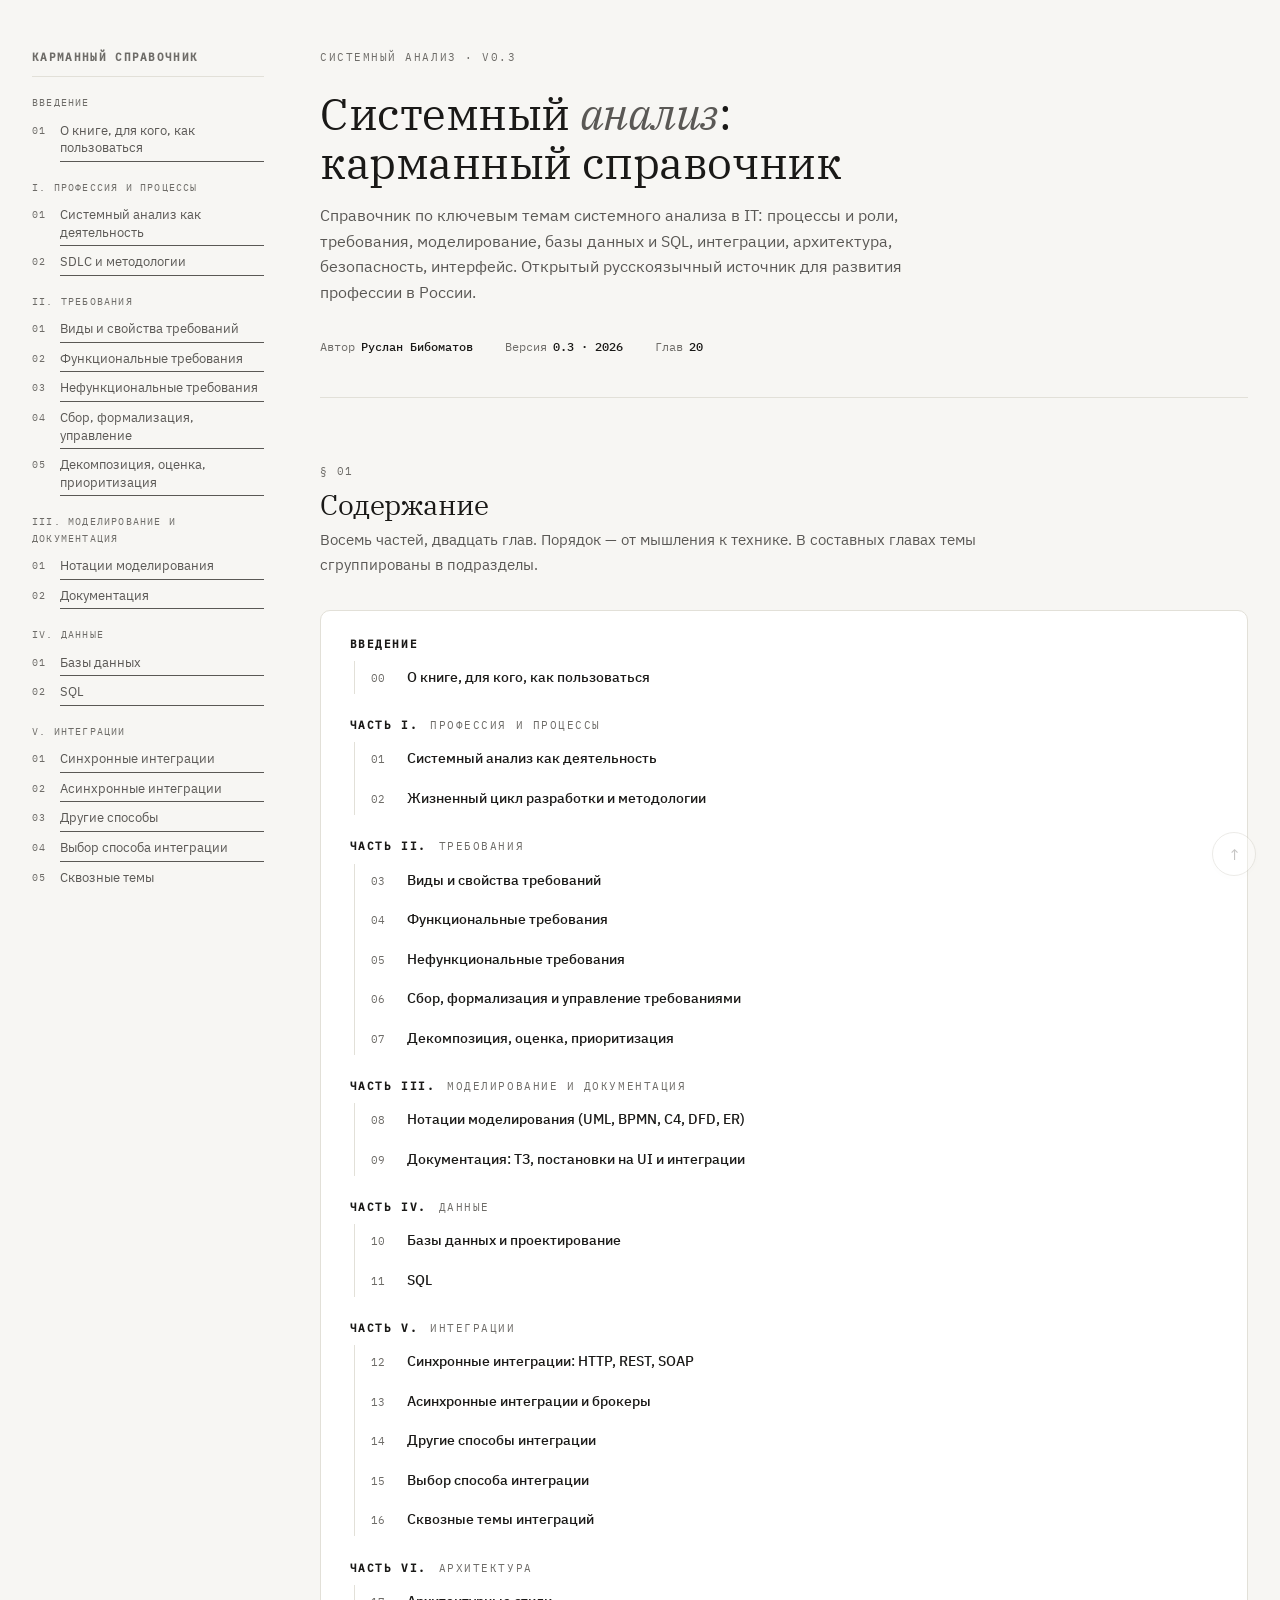
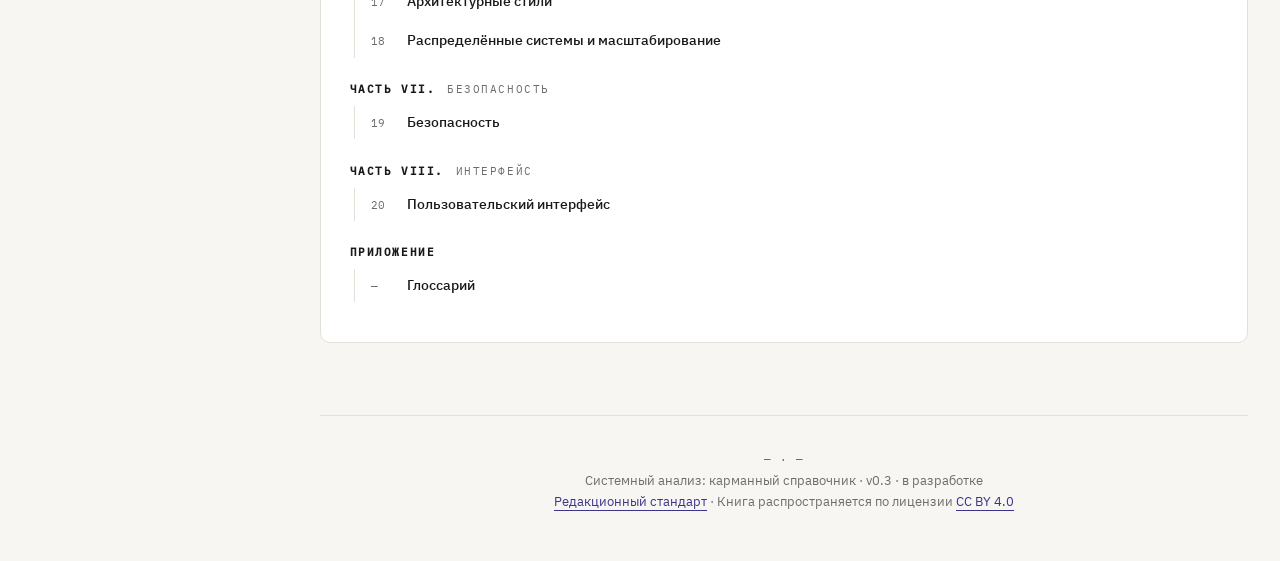
<file: index.html>
<!DOCTYPE html>
<html lang="ru">
<head>
<meta charset="UTF-8">
<meta name="viewport" content="width=device-width, initial-scale=1.0">
<title>Системный анализ: карманный справочник</title>
<link rel="stylesheet" href="styles.css">
</head>
<body id="top">

<div class="layout">

<!-- TOC-GLOBAL-INCLUDE -->
<aside class="toc-global" role="navigation" aria-label="Оглавление книги">
  <div class="toc-label">Карманный справочник</div>

  <div class="toc-part">Введение</div>
  <ol start="0">
    <li><a href="chapters/00-intro.html">О книге, для кого, как пользоваться</a></li>
  </ol>

  <div class="toc-part">I. Профессия и процессы</div>
  <ol>
    <li><a href="chapters/01-role.html">Системный анализ как деятельность</a></li>
    <li><a href="chapters/02-sdlc.html">SDLC и методологии</a></li>
  </ol>
  <div class="toc-part">II. Требования</div>
  <ol start="3">
    <li><a href="chapters/03-requirements-types.html">Виды и свойства требований</a></li>
    <li><a href="chapters/04-functional-requirements.html">Функциональные требования</a></li>
    <li><a href="chapters/05-nfr.html">Нефункциональные требования</a></li>
    <li><a href="chapters/06-requirements-management.html">Сбор, формализация, управление</a></li>
    <li><a href="chapters/07-decomposition.html">Декомпозиция, оценка, приоритизация</a></li>
  </ol>
  <div class="toc-part">III. Моделирование и документация</div>
  <ol start="8">
    <li><a href="chapters/08-notations.html">Нотации моделирования</a></li>
    <li><a href="chapters/09-documentation.html">Документация</a></li>
  </ol>
  <div class="toc-part">IV. Данные</div>
  <ol start="10">
    <li><a href="chapters/10-databases.html">Базы данных</a></li>
    <li><a href="chapters/11-sql.html">SQL</a></li>
  </ol>
  <div class="toc-part">V. Интеграции</div>
  <ol start="12">
    <li><a href="chapters/12-sync.html">Синхронные интеграции</a></li>
    <li><a href="chapters/13-async.html">Асинхронные интеграции</a></li>
    <li><a href="chapters/14-other.html">Другие способы</a></li>
    <li><a href="chapters/15-integration-choice.html">Выбор способа интеграции</a></li>
    <li><a href="chapters/16-cross-cutting.html">Сквозные темы</a></li>
  </ol>
  <div class="toc-part">VI. Архитектура</div>
  <ol start="17">
    <li><a href="chapters/17-arch-styles.html">Архитектурные стили</a></li>
    <li><a href="chapters/18-distributed.html">Распределённые системы</a></li>
  </ol>
  <div class="toc-part">VII. Безопасность</div>
  <ol start="19">
    <li><a href="chapters/19-security.html">Безопасность</a></li>
  </ol>
  <div class="toc-part">VIII. Интерфейс</div>
  <ol start="20">
    <li><a href="chapters/20-ui.html">Пользовательский интерфейс</a></li>
  </ol>

  <div class="toc-part">Приложение</div>
  <ol class="toc-appendix">
    <li><a href="glossary.html">Глоссарий</a></li>
    <li><a href="meta/editorial-standard.html">Редакционный стандарт</a></li>
  </ol>
</aside>
<!-- /TOC-GLOBAL-INCLUDE -->

<main>

<!-- INDEX-CONTENT-START -->
<article class="index-page">

<header class="hero">
  <div class="eyebrow">Системный анализ · v0.3</div>
  <h1>Системный <em>анализ</em>:<br>карманный&nbsp;справочник</h1>
  <p class="lede">
    Справочник по&nbsp;ключевым темам системного анализа в&nbsp;IT: процессы и&nbsp;роли,
    требования, моделирование, базы данных и&nbsp;SQL, интеграции, архитектура,
    безопасность, интерфейс. Открытый русскоязычный источник для развития профессии
    в&nbsp;России.
  </p>
  <div class="meta">
    <span>Автор<strong>Руслан Бибоматов</strong></span>
    <span>Версия<strong>0.3 · 2026</strong></span>
    <span>Глав<strong>20</strong></span>
  </div>
</header>

<section id="contents">
  <span class="section-num">§ 01</span>
  <h2>Содержание</h2>
  <p class="section-lede">
    Восемь частей, двадцать глав. Порядок — от мышления к технике. В составных главах темы сгруппированы в подразделы.
  </p>

  <div class="outline">

    <div class="outline-part">
      <div class="outline-part-title"><strong>Введение</strong></div>
      <ol class="outline-chapters">
        <li><span class="ch-num">00</span><a href="chapters/00-intro.html">О книге, для кого, как пользоваться</a></li>
      </ol>
    </div>

    <div class="outline-part">
      <div class="outline-part-title"><strong>Часть I.</strong> Профессия и процессы</div>
      <ol class="outline-chapters">
        <li><span class="ch-num">01</span><a href="chapters/01-role.html">Системный анализ как деятельность</a></li>
        <li><span class="ch-num">02</span><a href="chapters/02-sdlc.html">Жизненный цикл разработки и методологии</a></li>
      </ol>
    </div>

    <div class="outline-part">
      <div class="outline-part-title"><strong>Часть II.</strong> Требования</div>
      <ol class="outline-chapters">
        <li><span class="ch-num">03</span><a href="chapters/03-requirements-types.html">Виды и свойства требований</a></li>
        <li><span class="ch-num">04</span><a href="chapters/04-functional-requirements.html">Функциональные требования</a></li>
        <li><span class="ch-num">05</span><a href="chapters/05-nfr.html">Нефункциональные требования</a></li>
        <li><span class="ch-num">06</span><a href="chapters/06-requirements-management.html">Сбор, формализация и управление требованиями</a></li>
        <li><span class="ch-num">07</span><a href="chapters/07-decomposition.html">Декомпозиция, оценка, приоритизация</a></li>
      </ol>
    </div>

    <div class="outline-part">
      <div class="outline-part-title"><strong>Часть III.</strong> Моделирование и документация</div>
      <ol class="outline-chapters">
        <li><span class="ch-num">08</span><a href="chapters/08-notations.html">Нотации моделирования (UML, BPMN, C4, DFD, ER)</a></li>
        <li><span class="ch-num">09</span><a href="chapters/09-documentation.html">Документация: ТЗ, постановки на UI и интеграции</a></li>
      </ol>
    </div>

    <div class="outline-part">
      <div class="outline-part-title"><strong>Часть IV.</strong> Данные</div>
      <ol class="outline-chapters">
        <li><span class="ch-num">10</span><a href="chapters/10-databases.html">Базы данных и проектирование</a></li>
        <li><span class="ch-num">11</span><a href="chapters/11-sql.html">SQL</a></li>
      </ol>
    </div>

    <div class="outline-part">
      <div class="outline-part-title"><strong>Часть V.</strong> Интеграции</div>
      <ol class="outline-chapters">
        <li><span class="ch-num">12</span><a href="chapters/12-sync.html">Синхронные интеграции: HTTP, REST, SOAP</a></li>
        <li><span class="ch-num">13</span><a href="chapters/13-async.html">Асинхронные интеграции и брокеры</a></li>
        <li><span class="ch-num">14</span><a href="chapters/14-other.html">Другие способы интеграции</a></li>
        <li><span class="ch-num">15</span><a href="chapters/15-integration-choice.html">Выбор способа интеграции</a></li>
        <li><span class="ch-num">16</span><a href="chapters/16-cross-cutting.html">Сквозные темы интеграций</a></li>
      </ol>
    </div>

    <div class="outline-part">
      <div class="outline-part-title"><strong>Часть VI.</strong> Архитектура</div>
      <ol class="outline-chapters">
        <li><span class="ch-num">17</span><a href="chapters/17-arch-styles.html">Архитектурные стили</a></li>
        <li><span class="ch-num">18</span><a href="chapters/18-distributed.html">Распределённые системы и масштабирование</a></li>
      </ol>
    </div>

    <div class="outline-part">
      <div class="outline-part-title"><strong>Часть VII.</strong> Безопасность</div>
      <ol class="outline-chapters">
        <li><span class="ch-num">19</span><a href="chapters/19-security.html">Безопасность</a></li>
      </ol>
    </div>

    <div class="outline-part">
      <div class="outline-part-title"><strong>Часть VIII.</strong> Интерфейс</div>
      <ol class="outline-chapters">
        <li><span class="ch-num">20</span><a href="chapters/20-ui.html">Пользовательский интерфейс</a></li>
      </ol>
    </div>

    <div class="outline-part">
      <div class="outline-part-title"><strong>Приложение</strong></div>
      <ol class="outline-chapters">
        <li><span class="ch-num">—</span><a href="glossary.html">Глоссарий</a></li>
      </ol>
    </div>

  </div>
</section>

<div class="note">
  <span class="mark">— · —</span><br>
  Системный анализ: карманный справочник · v0.3 · в&nbsp;разработке<br>
  <a href="meta/editorial-standard.html" target="_blank" rel="noopener noreferrer">Редакционный стандарт</a> ·
  Книга распространяется по лицензии <a href="https://creativecommons.org/licenses/by/4.0/deed.ru" target="_blank" rel="noopener noreferrer">CC&nbsp;BY&nbsp;4.0</a>
</div>

</article>
<!-- INDEX-CONTENT-END -->

</main>

</div>

<a href="#top" class="back-to-top" aria-label="Наверх"><span aria-hidden="true">↑</span></a>

</body>
</html>
</file>
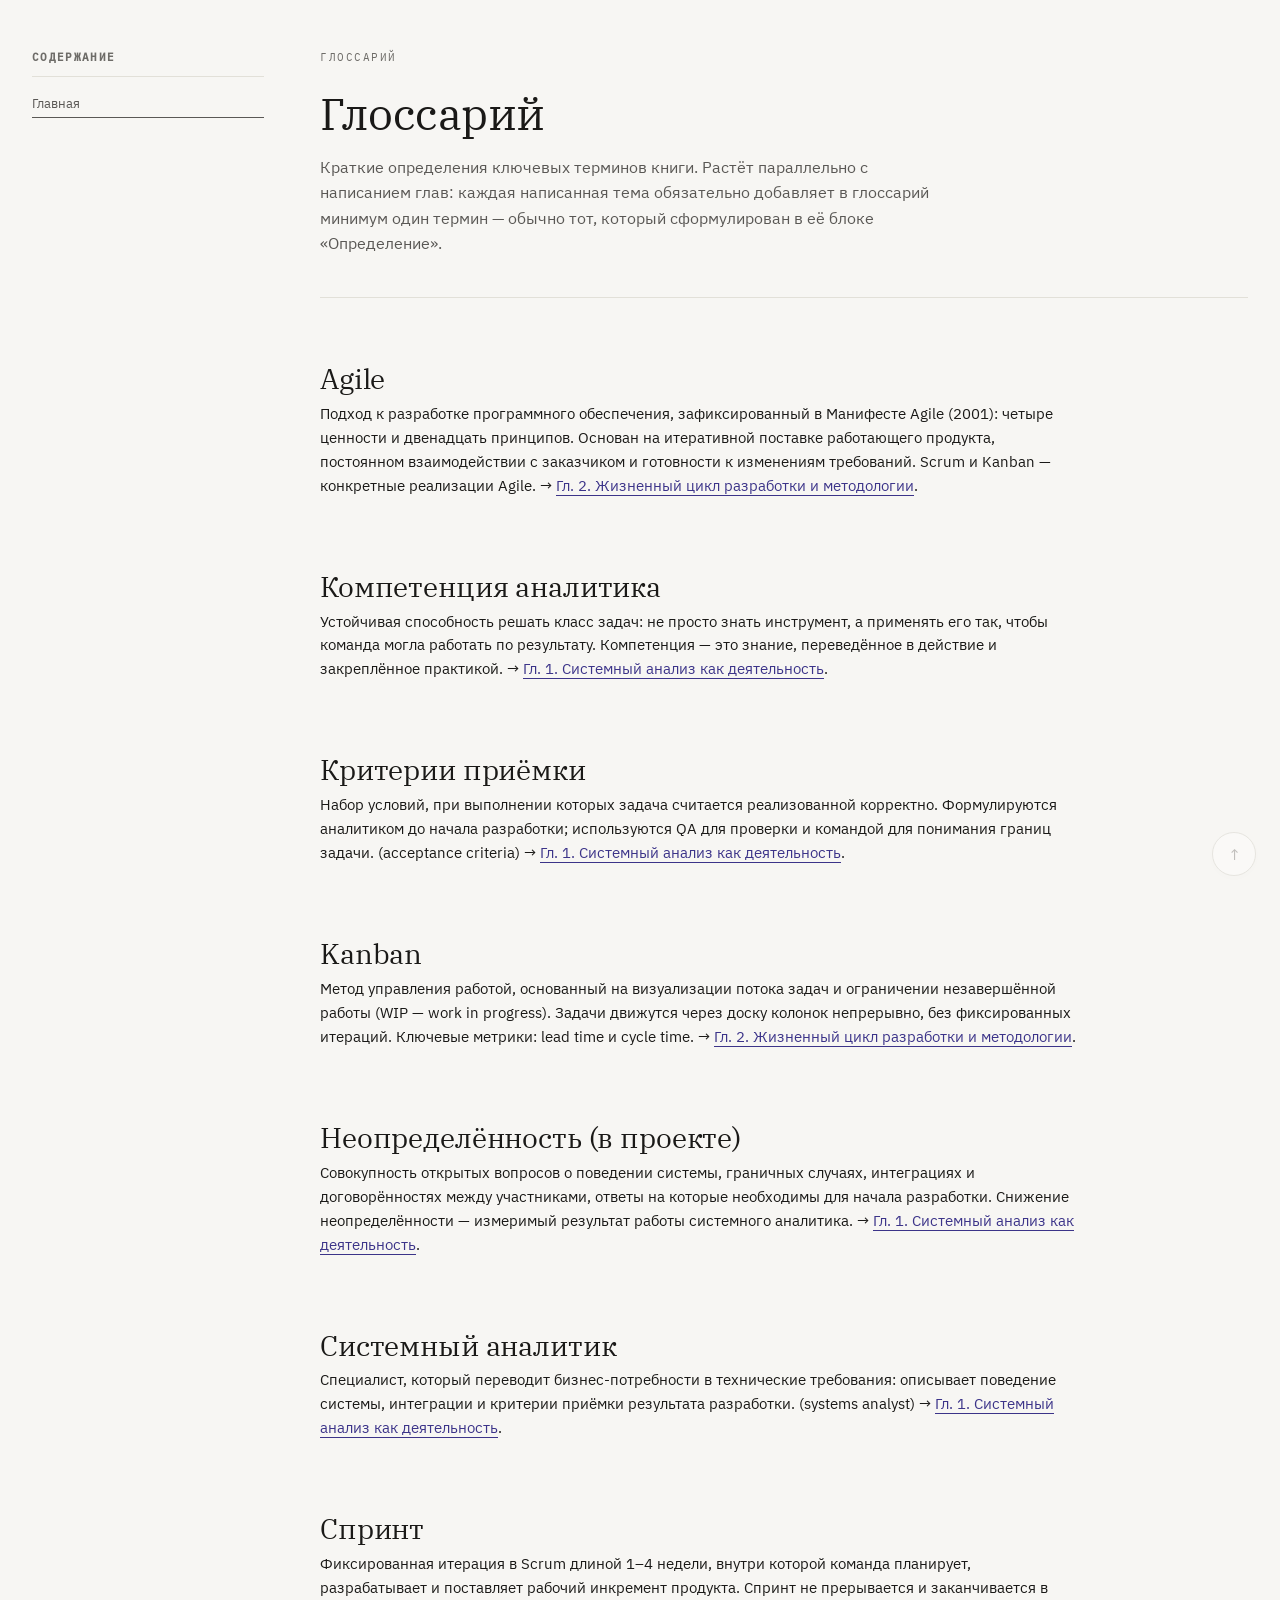
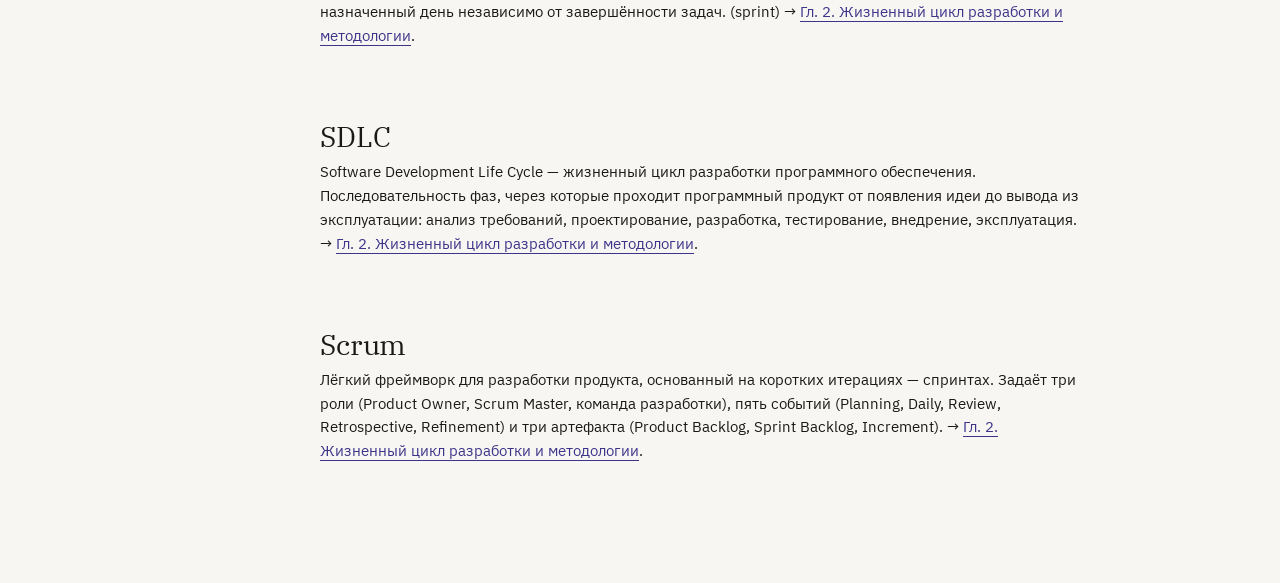
<file: glossary.html>
<!DOCTYPE html>
<html lang="ru">
<head>
  <meta charset="UTF-8">
  <meta name="viewport" content="width=device-width, initial-scale=1.0">
  <title>Глоссарий — Системный анализ: карманный справочник</title>
  <link rel="stylesheet" href="styles.css">
</head>
<body id="top">
<div class="layout">

<!-- TOC намеренно не синхронизируется с index.html:
     это плоский указатель для meta-документа.
     Маркеры TOC-GLOBAL-INCLUDE здесь не используются — build.py --sync-toc
     обрабатывает только chapters/*.html. -->
<aside class="toc-global toc-flat" aria-label="Оглавление книги">
  <div class="toc-label">Содержание</div>
  <ol>
    <li><a href="index.html">Главная</a></li>
  </ol>
</aside>

<main>

<article class="chapter" id="glossary">

  <header class="chapter-header">
    <span class="chapter-num">Глоссарий</span>
    <h1>Глоссарий</h1>
    <p class="chapter-lede">
      Краткие определения ключевых терминов книги. Растёт параллельно с написанием глав: каждая написанная тема обязательно добавляет в глоссарий минимум один термин — обычно тот, который сформулирован в её блоке «Определение».
    </p>
  </header>

    <!-- А -->

  <section id="gloss-agile">
    <h2>Agile</h2>
    <p>Подход к разработке программного обеспечения, зафиксированный в Манифесте Agile (2001): четыре ценности и двенадцать принципов. Основан на итеративной поставке работающего продукта, постоянном взаимодействии с заказчиком и готовности к изменениям требований. Scrum и Kanban — конкретные реализации Agile. → <a href="chapters/02-sdlc.html#ch02-agile">Гл. 2. Жизненный цикл разработки и методологии</a>.</p>
  </section>

  <!-- К -->

  <section id="gloss-competency">
    <h2>Компетенция аналитика</h2>
    <p>Устойчивая способность решать класс задач: не просто знать инструмент, а применять его так, чтобы команда могла работать по результату. Компетенция — это знание, переведённое в действие и закреплённое практикой. → <a href="chapters/01-role.html#ch01-competencies">Гл. 1. Системный анализ как деятельность</a>.</p>
  </section>

  <section id="gloss-acceptance-criteria">
    <h2>Критерии приёмки</h2>
    <p>Набор условий, при выполнении которых задача считается реализованной корректно. Формулируются аналитиком до начала разработки; используются QA для проверки и командой для понимания границ задачи. (acceptance criteria) → <a href="chapters/01-role.html#ch01-role">Гл. 1. Системный анализ как деятельность</a>.</p>
  </section>

    <section id="gloss-kanban">
    <h2>Kanban</h2>
    <p>Метод управления работой, основанный на визуализации потока задач и ограничении незавершённой работы (WIP — work in progress). Задачи движутся через доску колонок непрерывно, без фиксированных итераций. Ключевые метрики: lead time и cycle time. → <a href="chapters/02-sdlc.html#ch02-kanban">Гл. 2. Жизненный цикл разработки и методологии</a>.</p>
  </section>

  <!-- Н -->

  <section id="gloss-uncertainty">
    <h2>Неопределённость (в проекте)</h2>
    <p>Совокупность открытых вопросов о поведении системы, граничных случаях, интеграциях и договорённостях между участниками, ответы на которые необходимы для начала разработки. Снижение неопределённости — измеримый результат работы системного аналитика. → <a href="chapters/01-role.html#ch01-uncertainty">Гл. 1. Системный анализ как деятельность</a>.</p>
  </section>

  <!-- С -->

  <section id="gloss-systems-analyst">
    <h2>Системный аналитик</h2>
    <p>Специалист, который переводит бизнес-потребности в технические требования: описывает поведение системы, интеграции и критерии приёмки результата разработки. (systems analyst) → <a href="chapters/01-role.html#ch01-adjacent-roles">Гл. 1. Системный анализ как деятельность</a>.</p>
  </section>

  <section id="gloss-sprint">
    <h2>Спринт</h2>
    <p>Фиксированная итерация в Scrum длиной 1–4 недели, внутри которой команда планирует, разрабатывает и поставляет рабочий инкремент продукта. Спринт не прерывается и заканчивается в назначенный день независимо от завершённости задач. (sprint) → <a href="chapters/02-sdlc.html#ch02-scrum">Гл. 2. Жизненный цикл разработки и методологии</a>.</p>
  </section>

  <section id="gloss-sdlc">
    <h2>SDLC</h2>
    <p>Software Development Life Cycle — жизненный цикл разработки программного обеспечения. Последовательность фаз, через которые проходит программный продукт от появления идеи до вывода из эксплуатации: анализ требований, проектирование, разработка, тестирование, внедрение, эксплуатация. → <a href="chapters/02-sdlc.html#ch02-sdlc">Гл. 2. Жизненный цикл разработки и методологии</a>.</p>
  </section>

  <section id="gloss-scrum">
    <h2>Scrum</h2>
    <p>Лёгкий фреймворк для разработки продукта, основанный на коротких итерациях — спринтах. Задаёт три роли (Product Owner, Scrum Master, команда разработки), пять событий (Planning, Daily, Review, Retrospective, Refinement) и три артефакта (Product Backlog, Sprint Backlog, Increment). → <a href="chapters/02-sdlc.html#ch02-scrum">Гл. 2. Жизненный цикл разработки и методологии</a>.</p>
  </section>

</article>

</main>

</div>

<a href="#top" class="back-to-top" aria-label="Наверх"><span aria-hidden="true">↑</span></a>

</body>
</html>
</file>
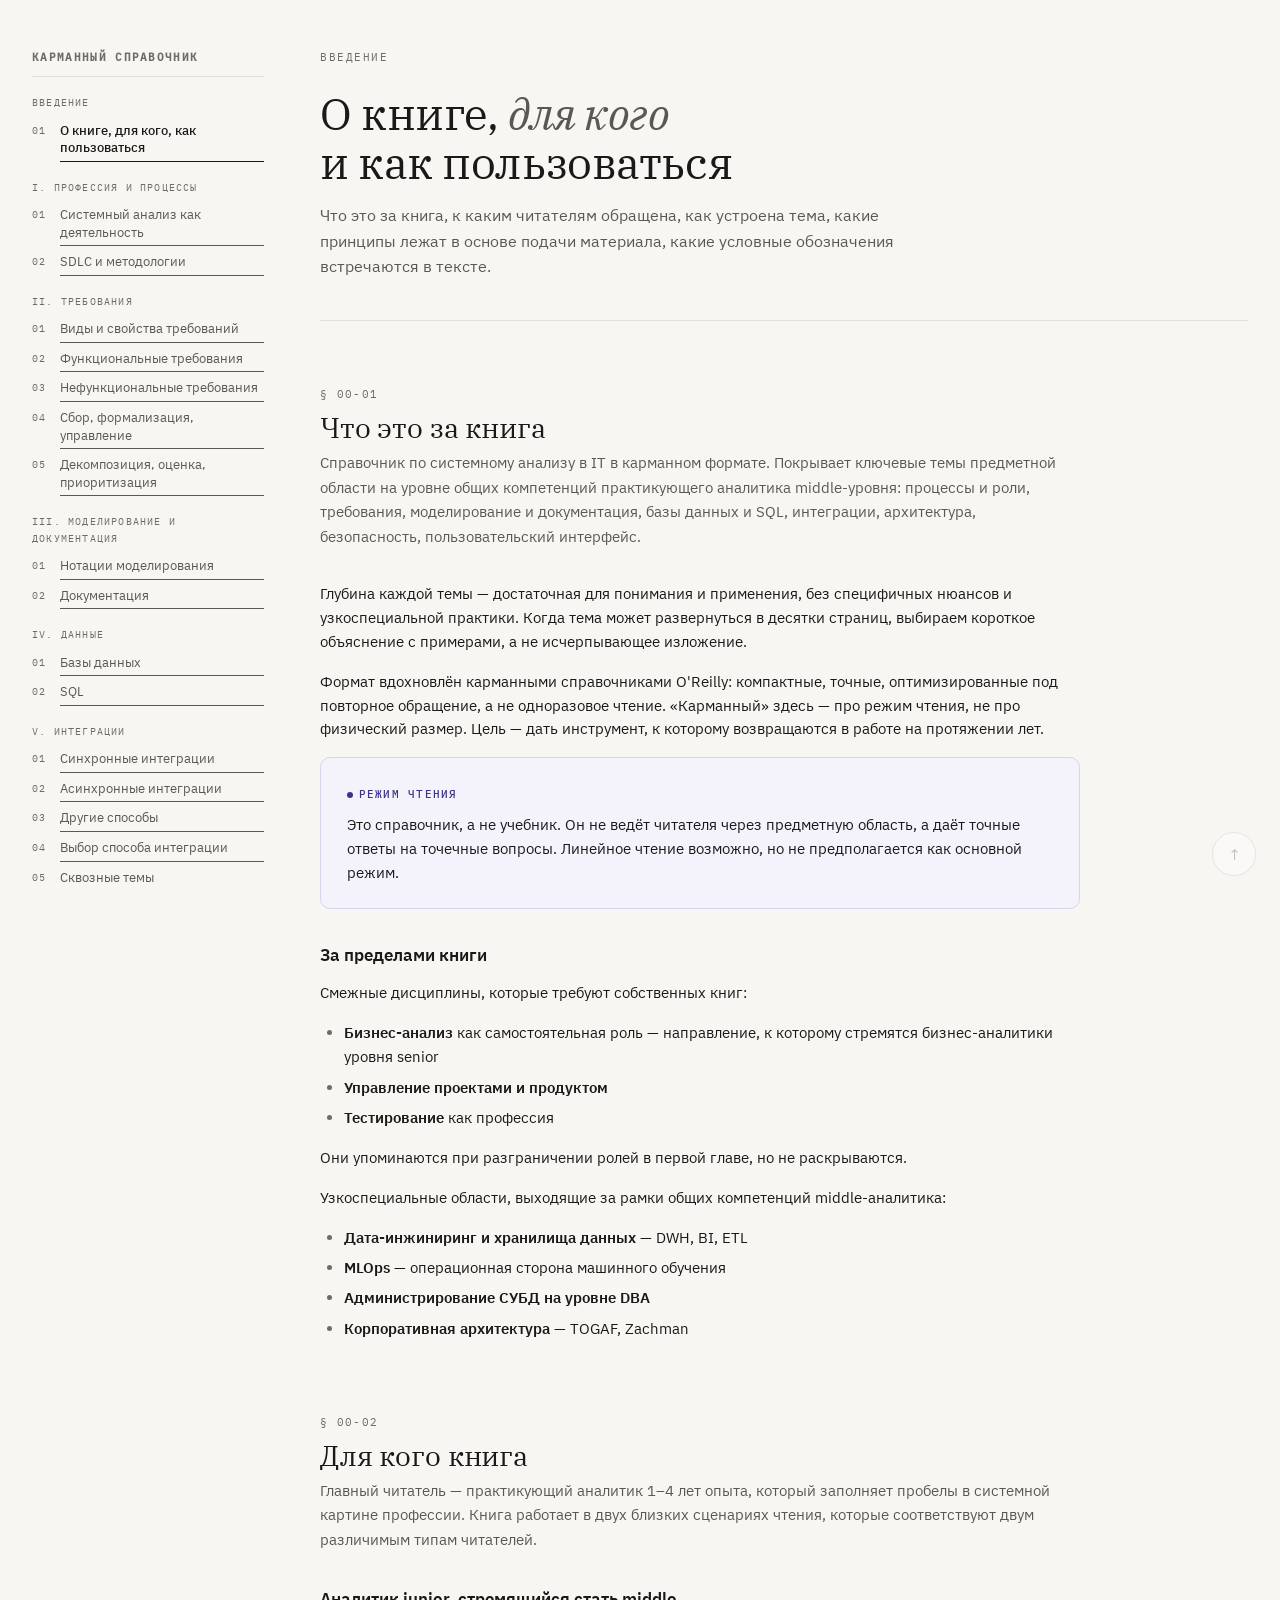
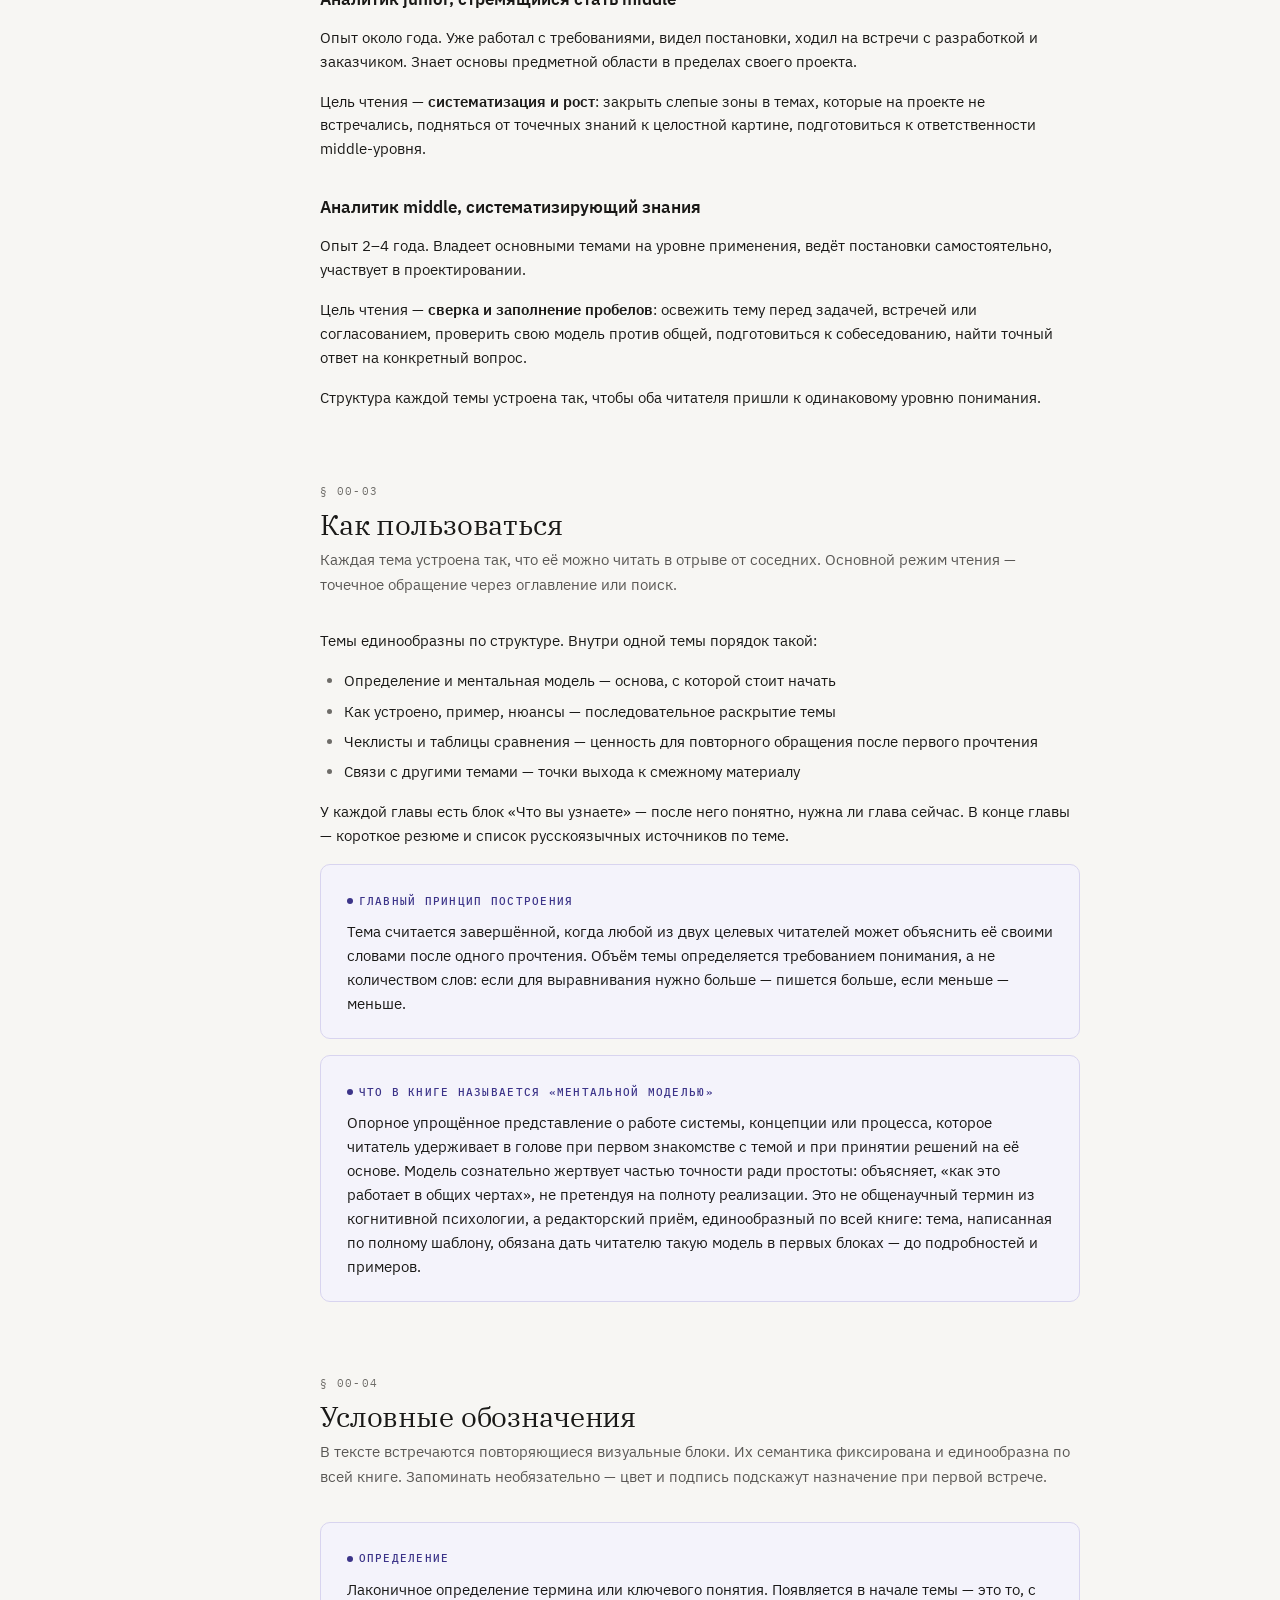
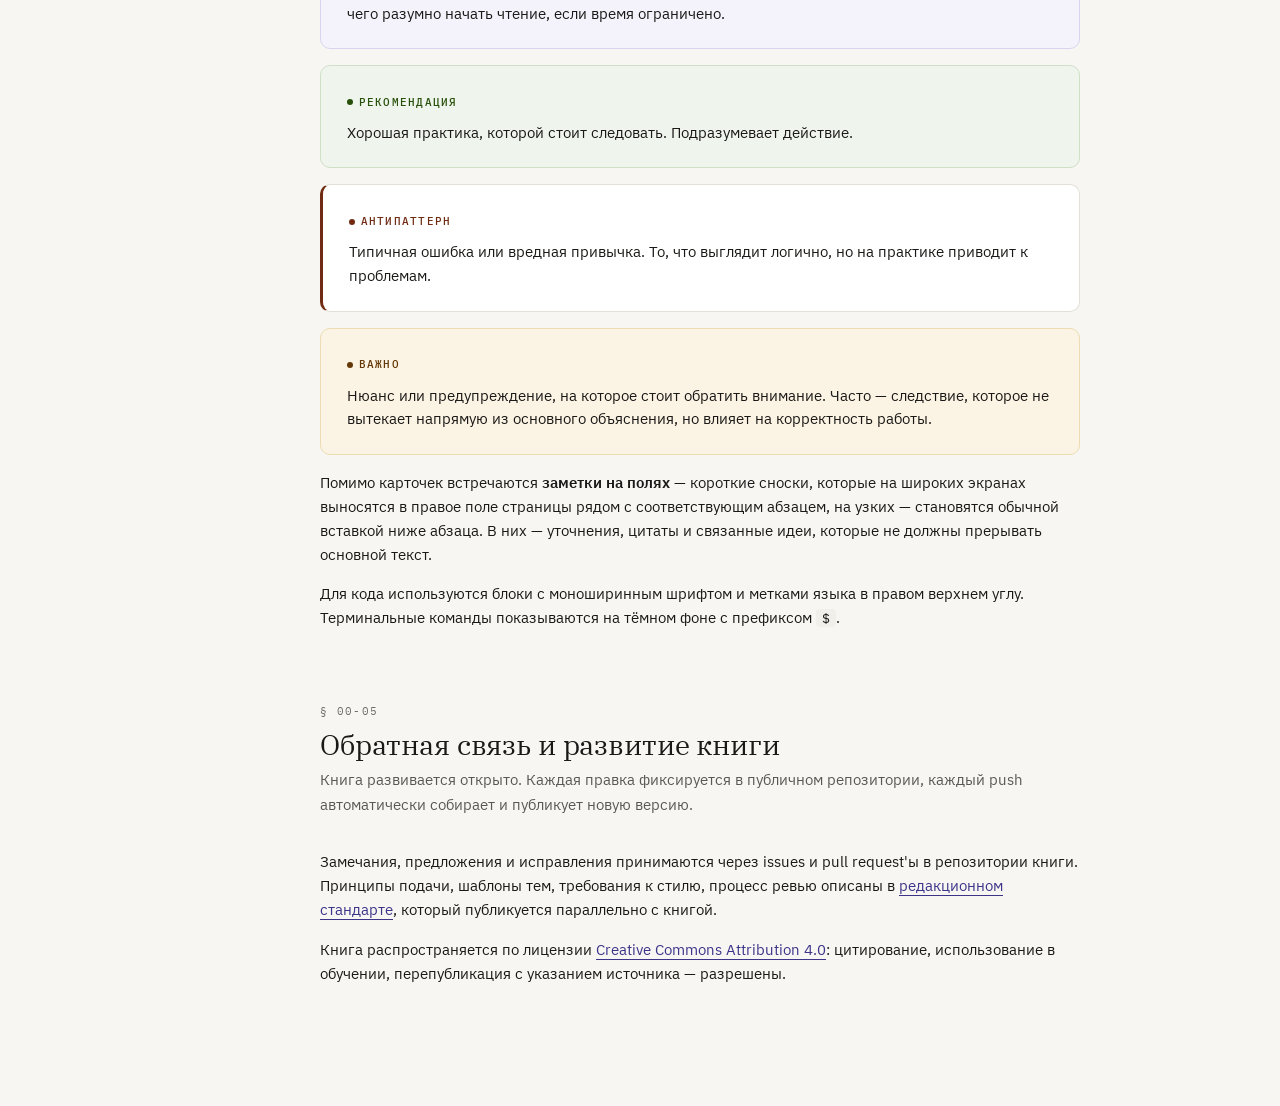
<file: chapters/00-intro.html>
<!DOCTYPE html>
<html lang="ru">
<head>
<meta charset="UTF-8">
<meta name="viewport" content="width=device-width, initial-scale=1.0">
<title>Введение — Системный анализ: карманный справочник</title>
<link rel="stylesheet" href="../styles.css">
</head>
<body id="top">

<div class="layout">

<!-- TOC-GLOBAL-INCLUDE -->
<aside class="toc-global" role="navigation" aria-label="Оглавление книги">
  <div class="toc-label">Карманный справочник</div>

  <div class="toc-part">Введение</div>
  <ol start="0">
    <li><a href="00-intro.html" class="is-current">О книге, для кого, как пользоваться</a></li>
  </ol>

  <div class="toc-part">I. Профессия и процессы</div>
  <ol>
    <li><a href="01-role.html">Системный анализ как деятельность</a></li>
    <li><a href="02-sdlc.html">SDLC и методологии</a></li>
  </ol>
  <div class="toc-part">II. Требования</div>
  <ol start="3">
    <li><a href="03-requirements-types.html">Виды и свойства требований</a></li>
    <li><a href="04-functional-requirements.html">Функциональные требования</a></li>
    <li><a href="05-nfr.html">Нефункциональные требования</a></li>
    <li><a href="06-requirements-management.html">Сбор, формализация, управление</a></li>
    <li><a href="07-decomposition.html">Декомпозиция, оценка, приоритизация</a></li>
  </ol>
  <div class="toc-part">III. Моделирование и документация</div>
  <ol start="8">
    <li><a href="08-notations.html">Нотации моделирования</a></li>
    <li><a href="09-documentation.html">Документация</a></li>
  </ol>
  <div class="toc-part">IV. Данные</div>
  <ol start="10">
    <li><a href="10-databases.html">Базы данных</a></li>
    <li><a href="11-sql.html">SQL</a></li>
  </ol>
  <div class="toc-part">V. Интеграции</div>
  <ol start="12">
    <li><a href="12-sync.html">Синхронные интеграции</a></li>
    <li><a href="13-async.html">Асинхронные интеграции</a></li>
    <li><a href="14-other.html">Другие способы</a></li>
    <li><a href="15-integration-choice.html">Выбор способа интеграции</a></li>
    <li><a href="16-cross-cutting.html">Сквозные темы</a></li>
  </ol>
  <div class="toc-part">VI. Архитектура</div>
  <ol start="17">
    <li><a href="17-arch-styles.html">Архитектурные стили</a></li>
    <li><a href="18-distributed.html">Распределённые системы</a></li>
  </ol>
  <div class="toc-part">VII. Безопасность</div>
  <ol start="19">
    <li><a href="19-security.html">Безопасность</a></li>
  </ol>
  <div class="toc-part">VIII. Интерфейс</div>
  <ol start="20">
    <li><a href="20-ui.html">Пользовательский интерфейс</a></li>
  </ol>

  <div class="toc-part">Приложение</div>
  <ol class="toc-appendix">
    <li><a href="../glossary.html">Глоссарий</a></li>
    <li><a href="../meta/editorial-standard.html">Редакционный стандарт</a></li>
  </ol>
</aside>
<!-- /TOC-GLOBAL-INCLUDE -->

<main>

<!-- CHAPTER-CONTENT-START -->
<article class="chapter" data-chapter="00">

<header class="chapter-header">
  <span class="chapter-num">Введение</span>
  <h1>О книге, <em>для кого</em><br>и как пользоваться</h1>
  <p class="chapter-lede">
    Что это за книга, к каким читателям обращена, как устроена тема, какие принципы лежат в основе подачи материала, какие условные обозначения встречаются в тексте.
  </p>
</header>

<section id="ch00-what">
  <span class="section-num">§ 00-01</span>
  <h2>Что это за книга</h2>
  <p class="section-lede">
    Справочник по системному анализу в IT в карманном формате. Покрывает ключевые темы предметной области на уровне общих компетенций практикующего аналитика middle-уровня: процессы и роли, требования, моделирование и документация, базы данных и&nbsp;SQL, интеграции, архитектура, безопасность, пользовательский интерфейс.
  </p>

  <p>Глубина каждой темы — достаточная для понимания и применения, без специфичных нюансов и узкоспециальной практики. Когда тема может развернуться в десятки страниц, выбираем короткое объяснение с примерами, а не исчерпывающее изложение.</p>

  <p>Формат вдохновлён карманными справочниками O'Reilly: компактные, точные, оптимизированные под повторное обращение, а не одноразовое чтение. «Карманный» здесь — про режим чтения, не про физический размер. Цель — дать инструмент, к которому возвращаются в работе на протяжении лет.</p>

  <div class="card card--def">
    <div class="card-label">Режим чтения</div>
    <p>Это справочник, а не учебник. Он не ведёт читателя через предметную область, а даёт точные ответы на точечные вопросы. Линейное чтение возможно, но не предполагается как основной режим.</p>
  </div>

  <h3>За пределами книги</h3>

  <p>Смежные дисциплины, которые требуют собственных книг:</p>
  <ul>
    <li><strong>Бизнес-анализ</strong> как самостоятельная роль — направление, к которому стремятся бизнес-аналитики уровня senior</li>
    <li><strong>Управление проектами и продуктом</strong></li>
    <li><strong>Тестирование</strong> как профессия</li>
  </ul>
  <p>Они упоминаются при разграничении ролей в первой главе, но не раскрываются.</p>

  <p>Узкоспециальные области, выходящие за рамки общих компетенций middle-аналитика:</p>
  <ul>
    <li><strong>Дата-инжиниринг и хранилища данных</strong> — DWH, BI, ETL</li>
    <li><strong>MLOps</strong> — операционная сторона машинного обучения</li>
    <li><strong>Администрирование СУБД на уровне DBA</strong></li>
    <li><strong>Корпоративная архитектура</strong> — TOGAF, Zachman</li>
  </ul>
</section>

<section id="ch00-readers">
  <span class="section-num">§ 00-02</span>
  <h2>Для кого книга</h2>
  <p class="section-lede">
    Главный читатель — практикующий аналитик 1–4 лет опыта, который заполняет пробелы в системной картине профессии. Книга работает в двух близких сценариях чтения, которые соответствуют двум различимым типам читателей.
  </p>

  <h3>Аналитик junior, стремящийся стать middle</h3>
  <p>Опыт около года. Уже работал с требованиями, видел постановки, ходил на встречи с разработкой и заказчиком. Знает основы предметной области в пределах своего проекта.</p>
  <p>Цель чтения — <strong>систематизация и рост</strong>: закрыть слепые зоны в темах, которые на проекте не встречались, подняться от точечных знаний к целостной картине, подготовиться к ответственности middle-уровня.</p>

  <h3>Аналитик middle, систематизирующий знания</h3>
  <p>Опыт 2–4 года. Владеет основными темами на уровне применения, ведёт постановки самостоятельно, участвует в проектировании.</p>
  <p>Цель чтения — <strong>сверка и заполнение пробелов</strong>: освежить тему перед задачей, встречей или согласованием, проверить свою модель против общей, подготовиться к собеседованию, найти точный ответ на конкретный вопрос.</p>

  <p>Структура каждой темы устроена так, чтобы оба читателя пришли к одинаковому уровню понимания.</p>
</section>

<section id="ch00-how-to-read">
  <span class="section-num">§ 00-03</span>
  <h2>Как пользоваться</h2>
  <p class="section-lede">
    Каждая тема устроена так, что её можно читать в отрыве от соседних. Основной режим чтения — точечное обращение через оглавление или поиск.
  </p>

  <p>Темы единообразны по структуре. Внутри одной темы порядок такой:</p>

  <ul>
    <li>Определение и ментальная модель — основа, с которой стоит начать</li>
    <li>Как устроено, пример, нюансы — последовательное раскрытие темы</li>
    <li>Чеклисты и таблицы сравнения — ценность для повторного обращения после первого прочтения</li>
    <li>Связи с другими темами — точки выхода к смежному материалу</li>
  </ul>

  <p>У каждой главы есть блок «Что вы узнаете» — после него понятно, нужна ли глава сейчас. В конце главы — короткое резюме и список русскоязычных источников по теме.</p>

  <div class="card card--def">
    <div class="card-label">Главный принцип построения</div>
    <p>Тема считается завершённой, когда любой из двух целевых читателей может объяснить её своими словами после одного прочтения. Объём темы определяется требованием понимания, а не количеством слов: если для выравнивания нужно больше — пишется больше, если меньше — меньше.</p>
  </div>

  <div class="card card--def">
    <div class="card-label">Что в книге называется «ментальной моделью»</div>
    <p>Опорное упрощённое представление о работе системы, концепции или процесса, которое читатель удерживает в голове при первом знакомстве с темой и при принятии решений на её основе. Модель сознательно жертвует частью точности ради простоты: объясняет, «как это работает в общих чертах», не претендуя на полноту реализации. Это не общенаучный термин из когнитивной психологии, а редакторский приём, единообразный по всей книге: тема, написанная по полному шаблону, обязана дать читателю такую модель в первых блоках — до подробностей и примеров.</p>
  </div>
</section>

<section id="ch00-conventions">
  <span class="section-num">§ 00-04</span>
  <h2>Условные обозначения</h2>
  <p class="section-lede">
    В тексте встречаются повторяющиеся визуальные блоки. Их семантика фиксирована и единообразна по всей книге. Запоминать необязательно — цвет и подпись подскажут назначение при первой встрече.
  </p>

  <div class="card card--def">
    <div class="card-label">Определение</div>
    <p>Лаконичное определение термина или ключевого понятия. Появляется в начале темы — это то, с чего разумно начать чтение, если время ограничено.</p>
  </div>

  <div class="card card--do">
    <div class="card-label">Рекомендация</div>
    <p>Хорошая практика, которой стоит следовать. Подразумевает действие.</p>
  </div>

  <div class="card card--dont">
    <div class="card-label">Антипаттерн</div>
    <p>Типичная ошибка или вредная привычка. То, что выглядит логично, но на практике приводит к проблемам.</p>
  </div>

  <div class="card card--warn">
    <div class="card-label">Важно</div>
    <p>Нюанс или предупреждение, на которое стоит обратить внимание. Часто — следствие, которое не вытекает напрямую из основного объяснения, но влияет на корректность работы.</p>
  </div>

  <p>Помимо карточек встречаются <strong>заметки на полях</strong> — короткие сноски, которые на широких экранах выносятся в правое поле страницы рядом с соответствующим абзацем, на узких — становятся обычной вставкой ниже абзаца. В них — уточнения, цитаты и связанные идеи, которые не должны прерывать основной текст.</p>

  <p>Для кода используются блоки с моноширинным шрифтом и метками языка в правом верхнем углу. Терминальные команды показываются на тёмном фоне с префиксом <code>$</code>.</p>
</section>

<section id="ch00-feedback">
  <span class="section-num">§ 00-05</span>
  <h2>Обратная связь и развитие книги</h2>
  <p class="section-lede">
    Книга развивается открыто. Каждая правка фиксируется в публичном репозитории, каждый push автоматически собирает и публикует новую версию.
  </p>

  <p>Замечания, предложения и исправления принимаются через issues и pull request'ы в репозитории книги. Принципы подачи, шаблоны тем, требования к стилю, процесс ревью описаны в <a href="../meta/editorial-standard.html" target="_blank" rel="noopener noreferrer">редакционном стандарте</a>, который публикуется параллельно с книгой.</p>

  <p>Книга распространяется по лицензии <a href="https://creativecommons.org/licenses/by/4.0/deed.ru" target="_blank" rel="noopener noreferrer">Creative Commons Attribution 4.0</a>: цитирование, использование в обучении, перепубликация с указанием источника — разрешены.</p>
</section>

</article>
<!-- CHAPTER-CONTENT-END -->

</main>

<!-- TOC-LOCAL-INCLUDE -->
<aside class="toc-local" role="navigation" aria-label="В этой главе">
  <div class="toc-label">В этой главе</div>
  <ol>
    <li><a href="#ch00-what">Что это за книга</a></li>
    <li><a href="#ch00-readers">Для кого книга</a></li>
    <li><a href="#ch00-how-to-read">Как пользоваться</a></li>
    <li><a href="#ch00-conventions">Условные обозначения</a></li>
    <li><a href="#ch00-feedback">Обратная связь</a></li>
  </ol>
</aside>
<!-- /TOC-LOCAL-INCLUDE -->

</div>

<a href="#top" class="back-to-top" aria-label="Наверх"><span aria-hidden="true">↑</span></a>

</body>
</html>
</file>
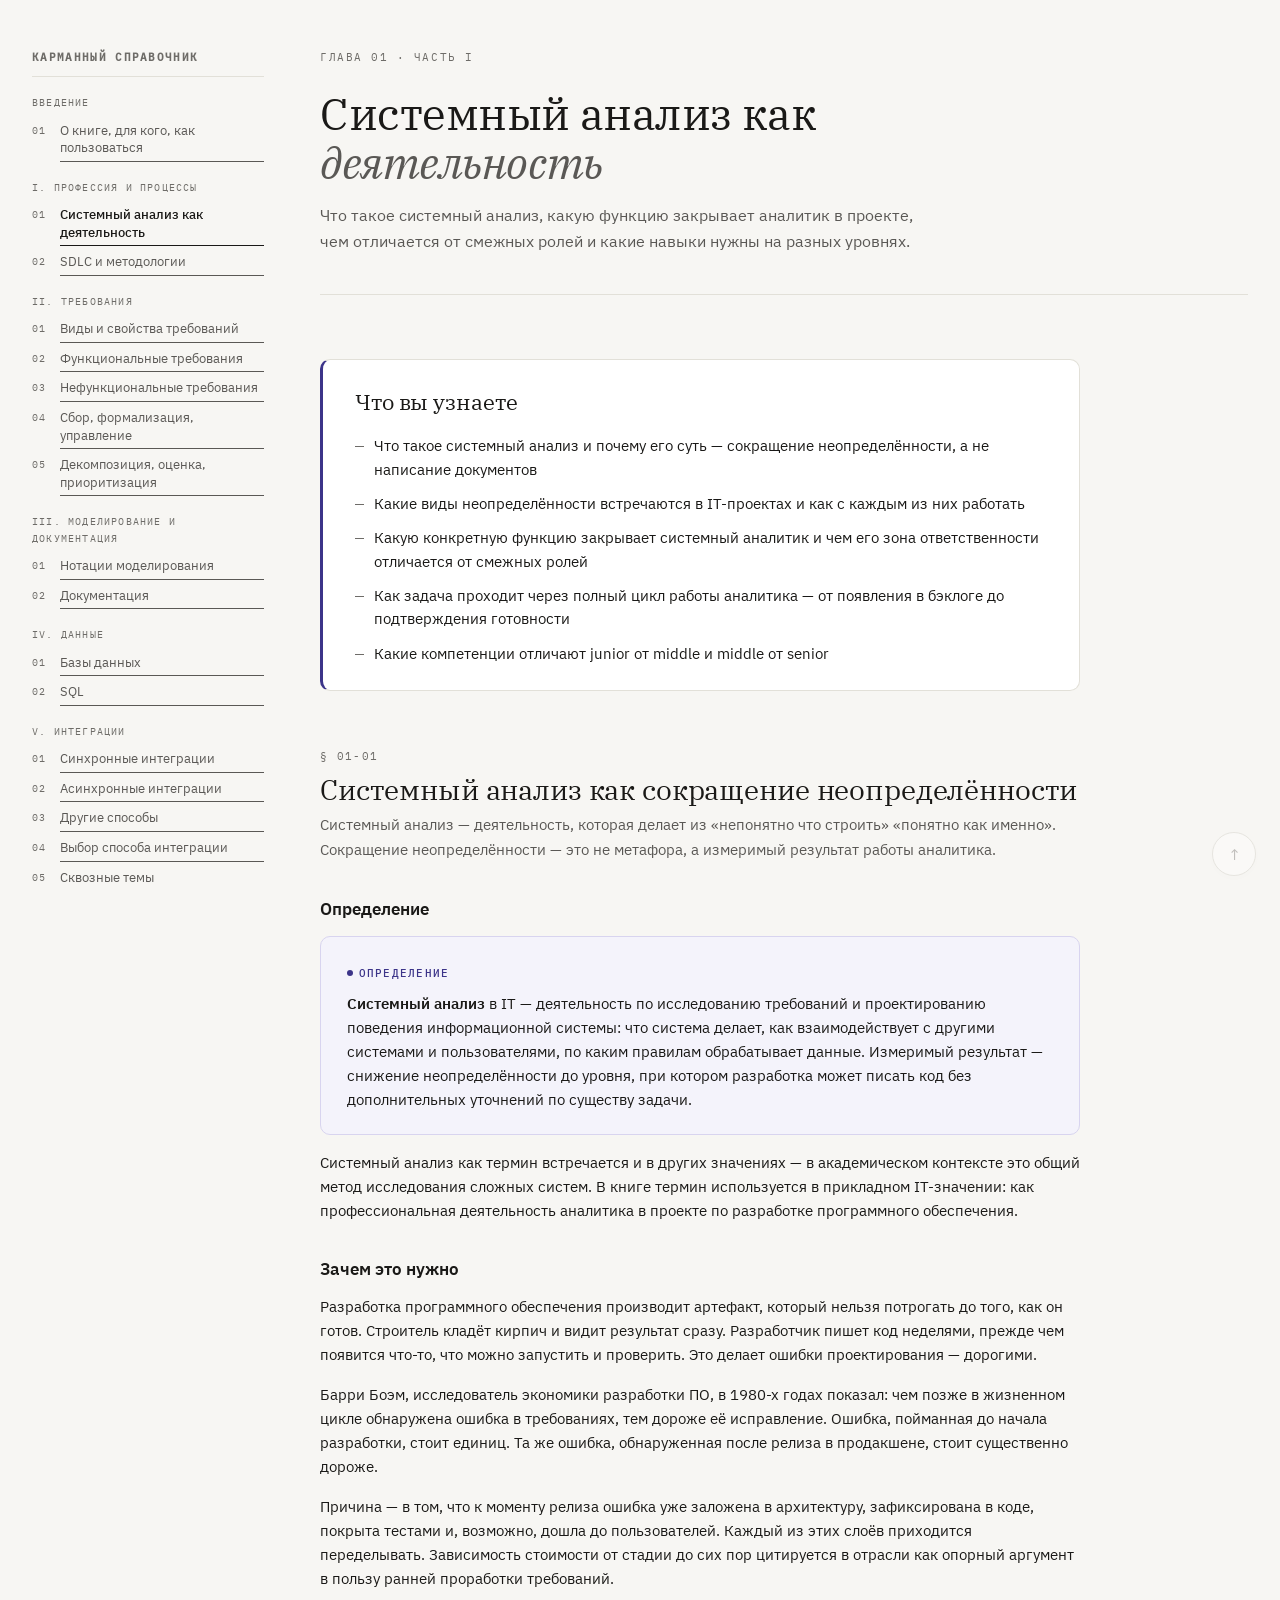
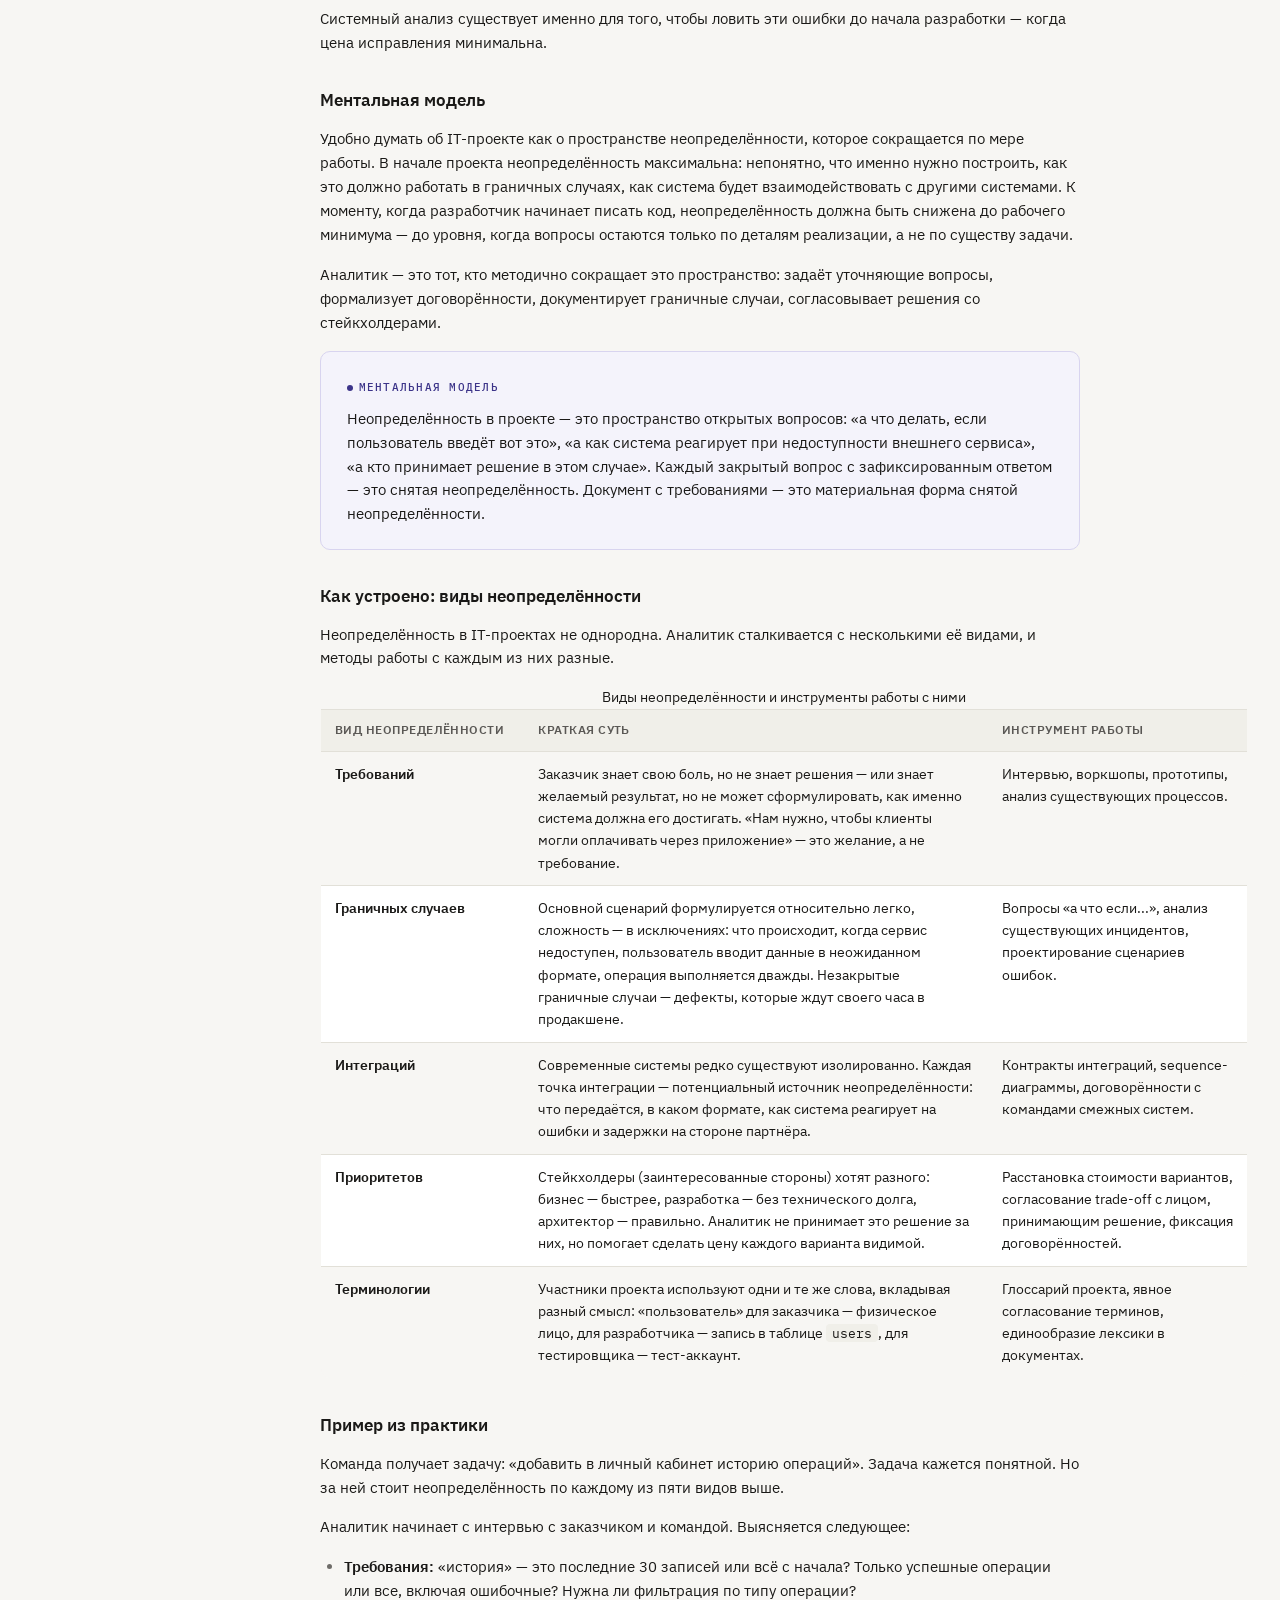
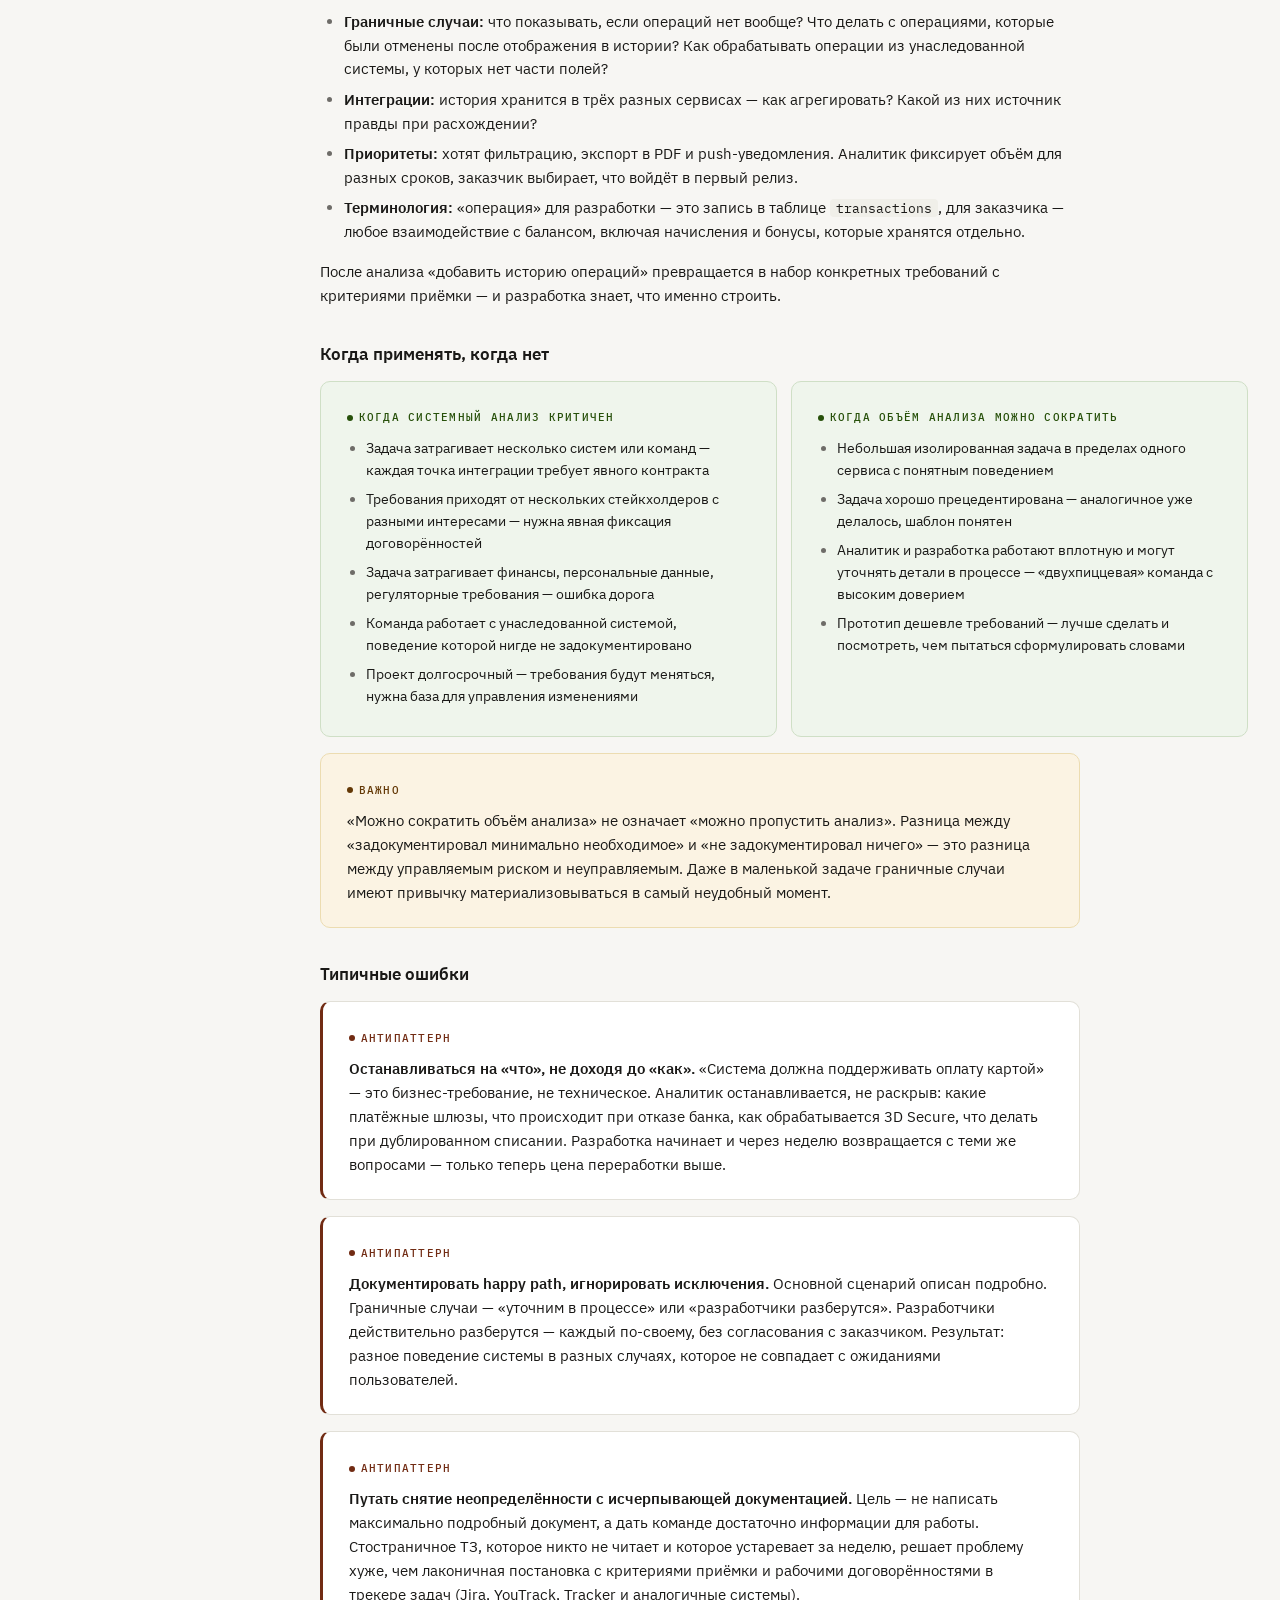
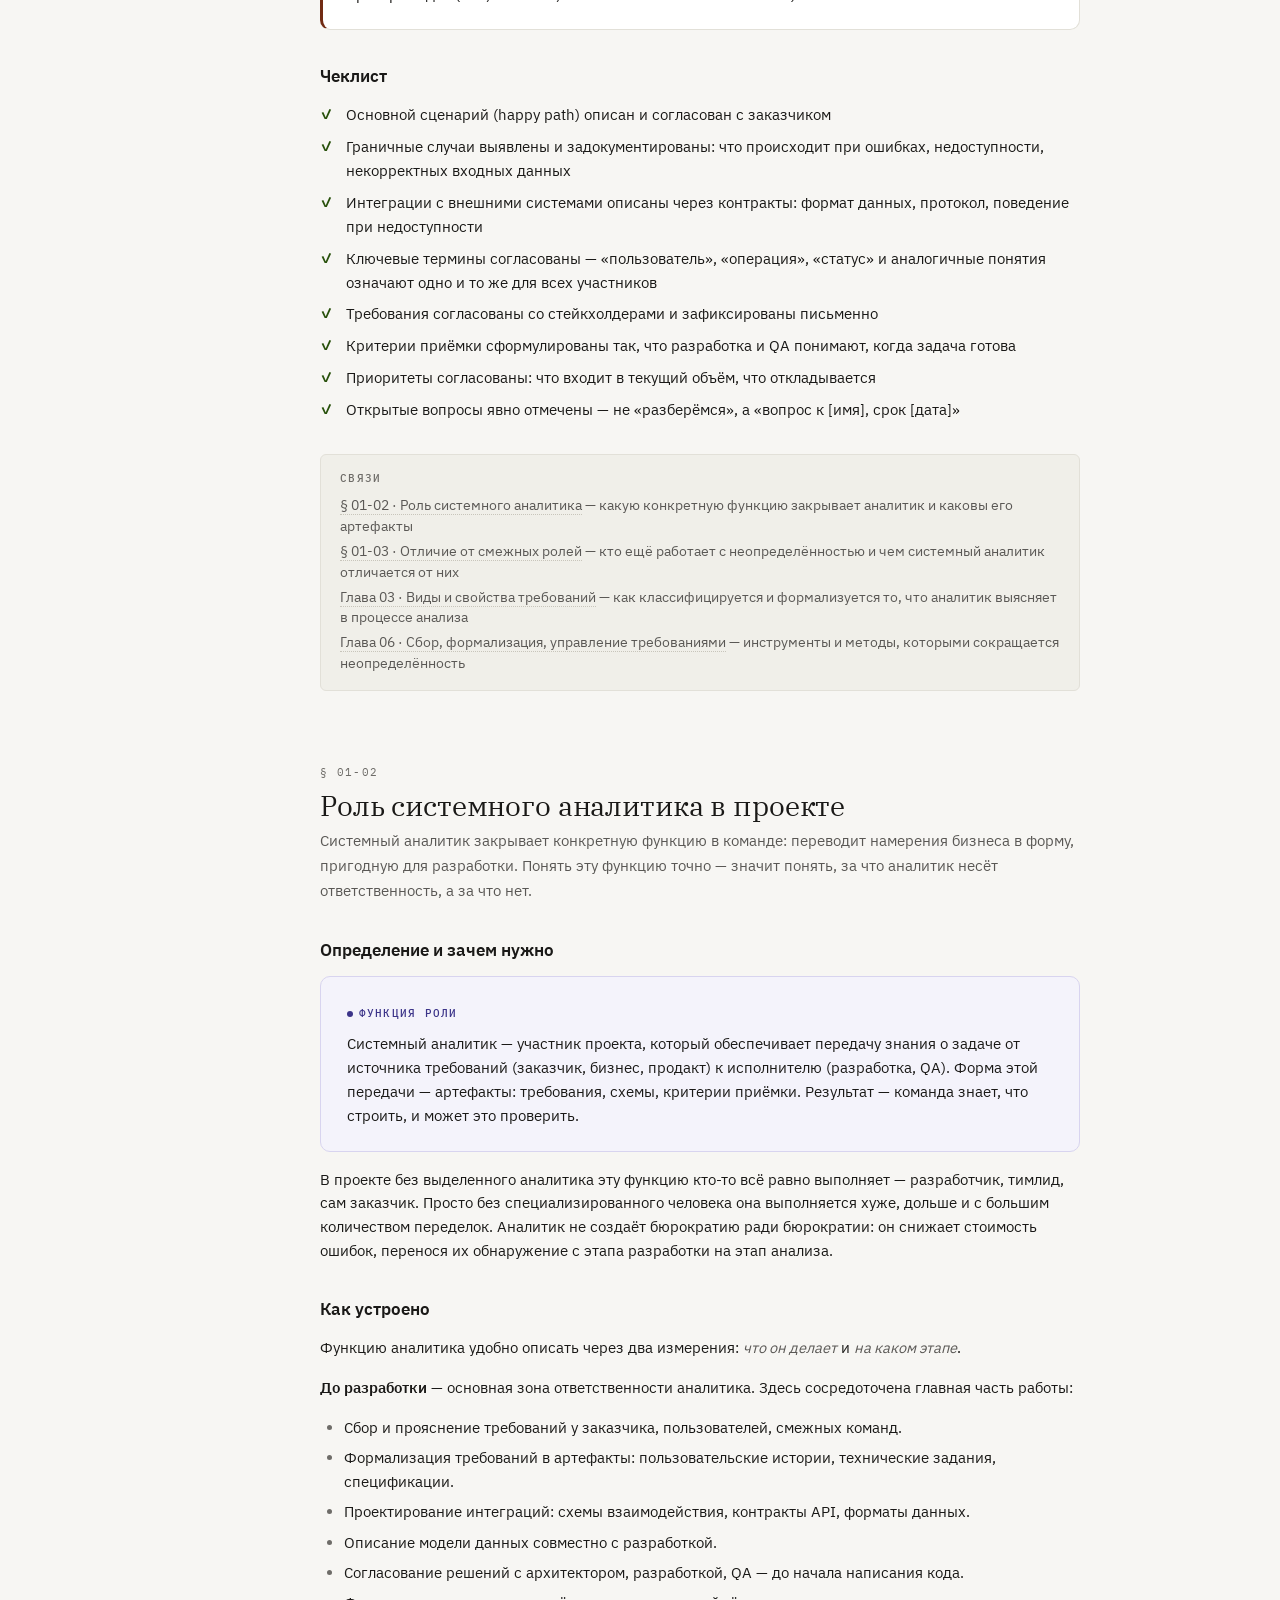
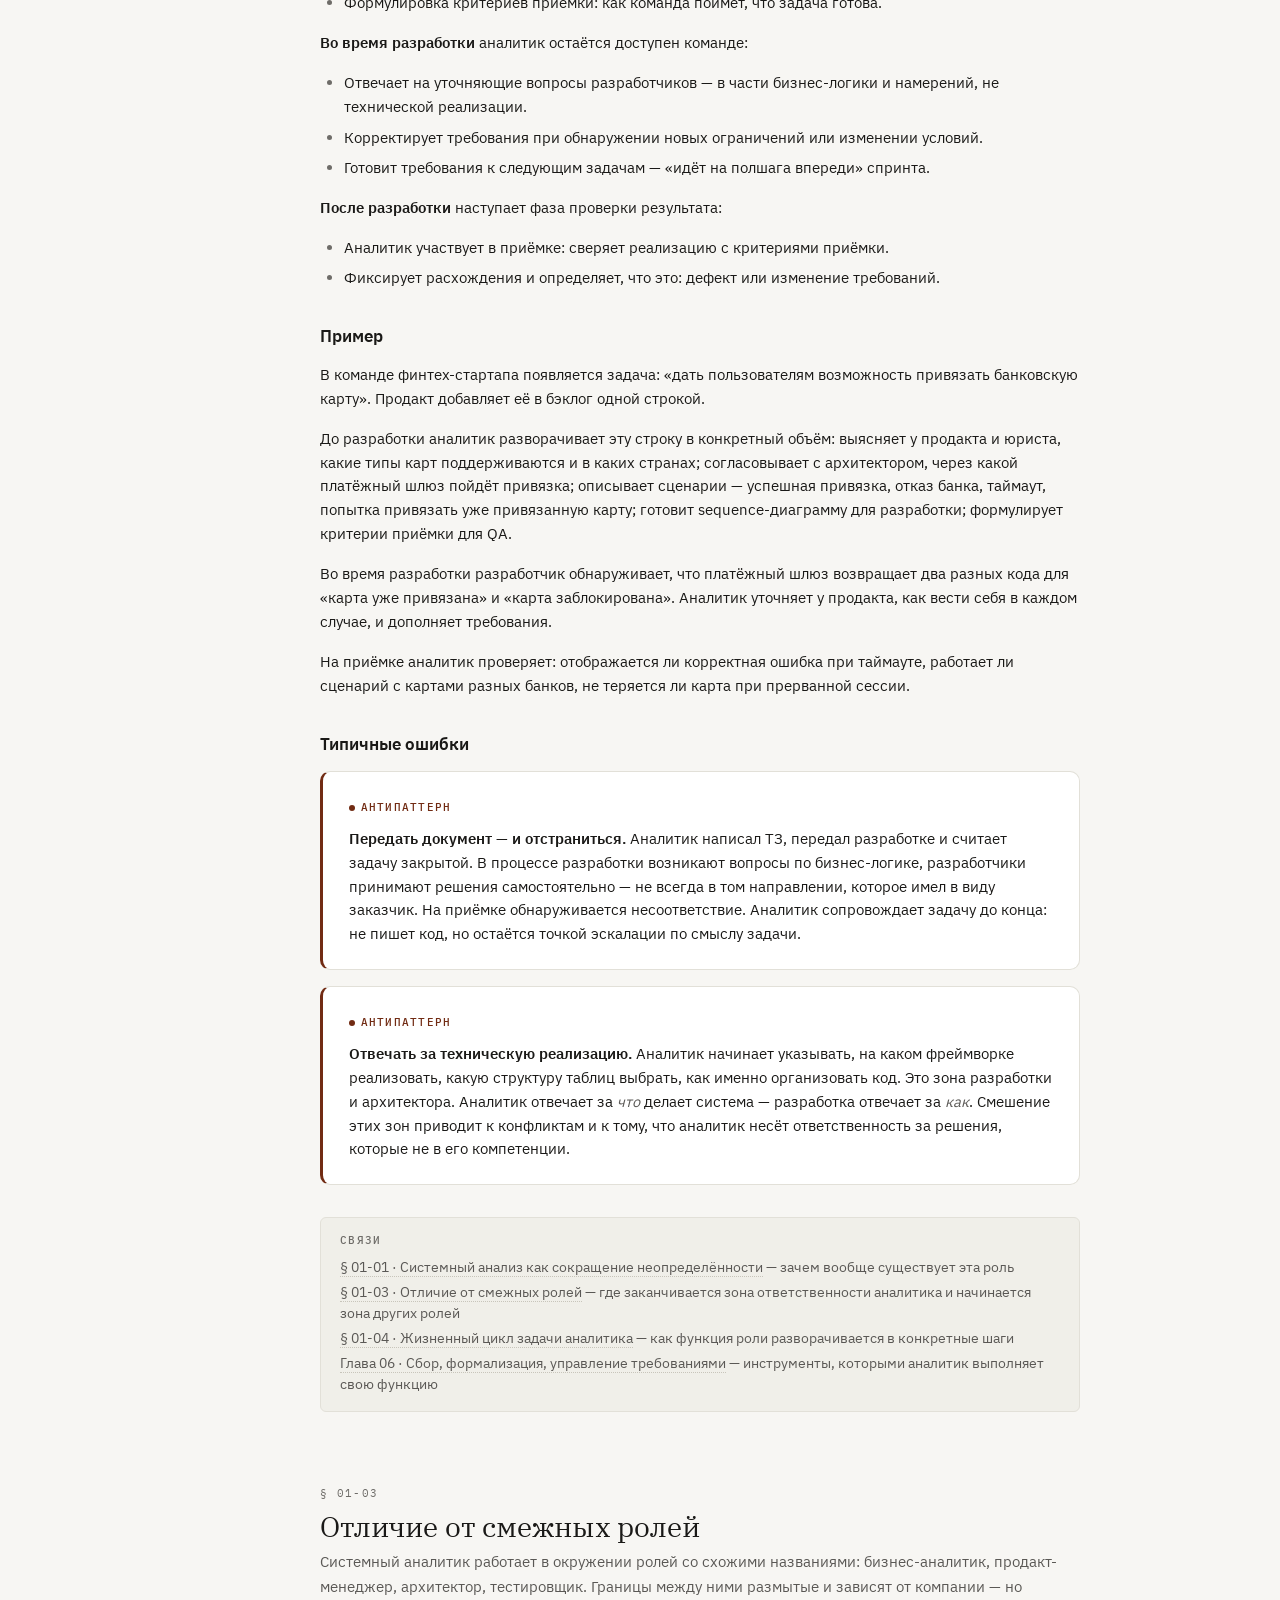
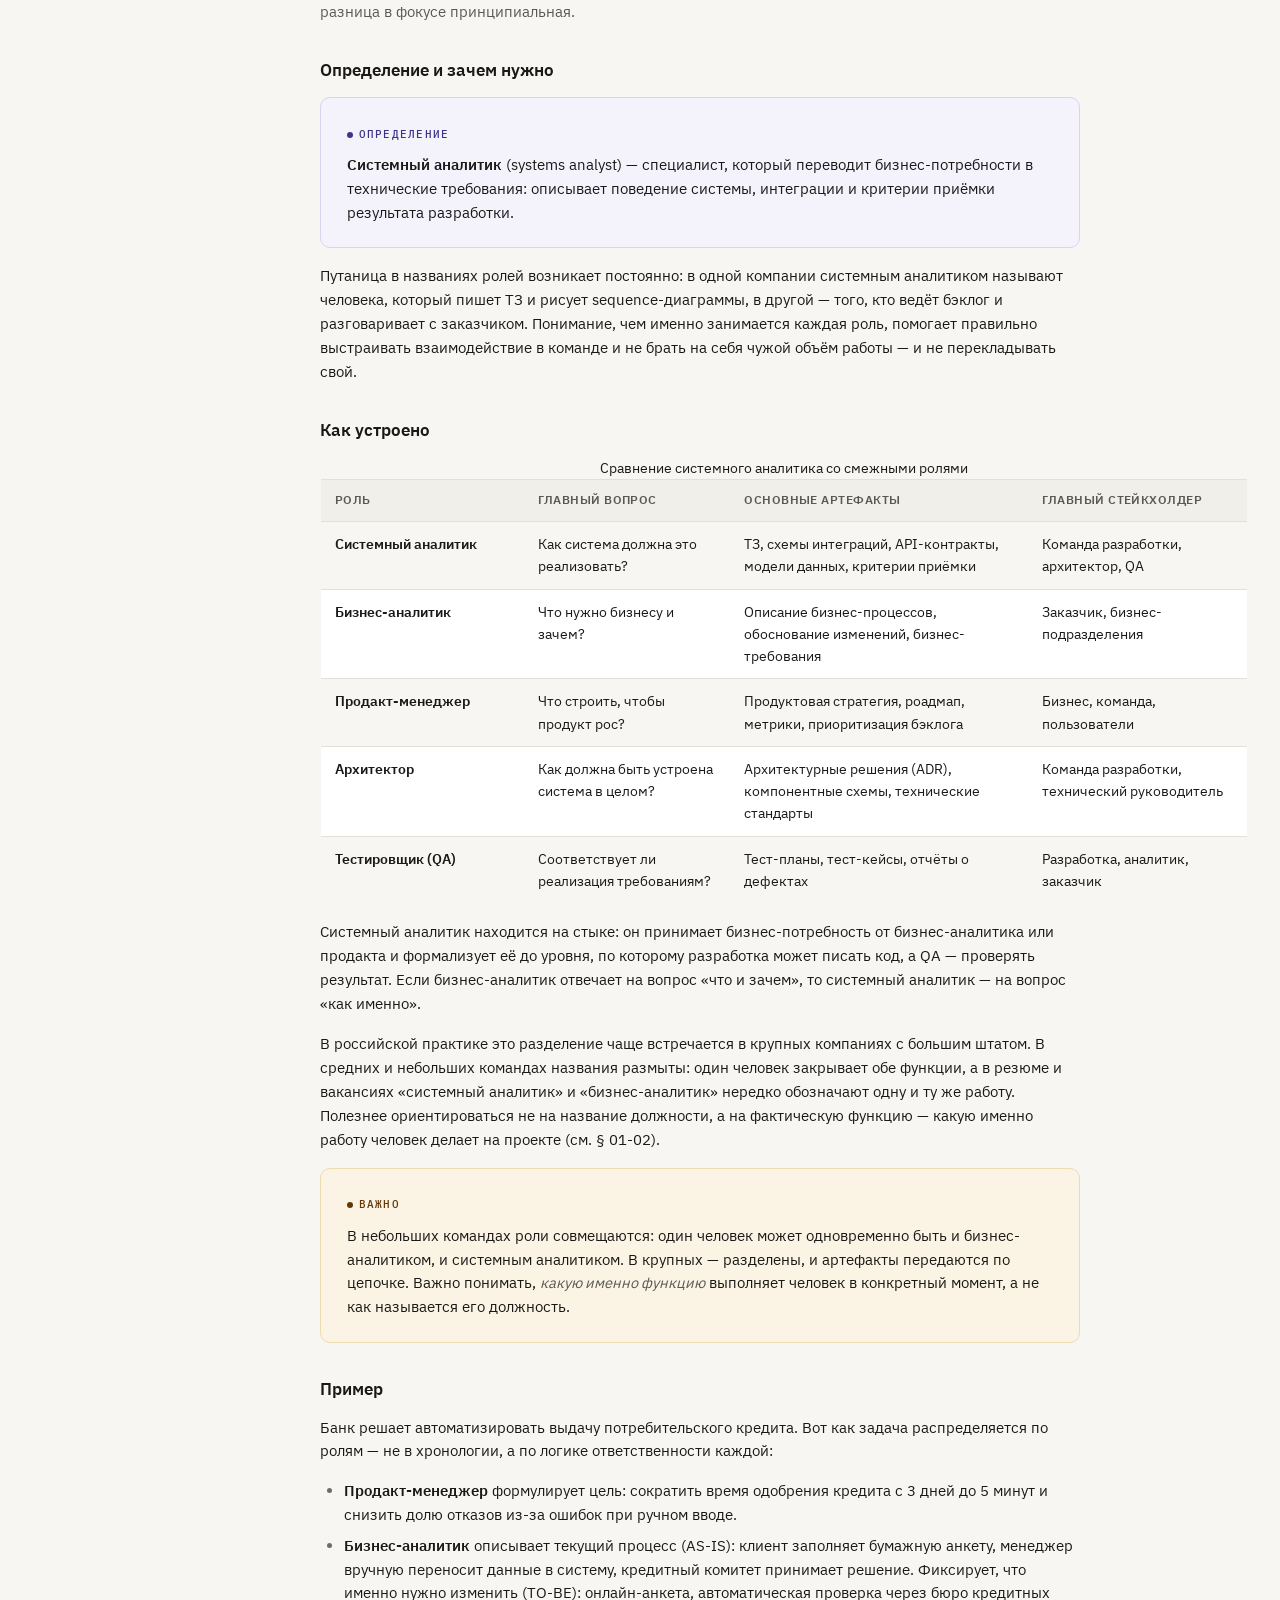
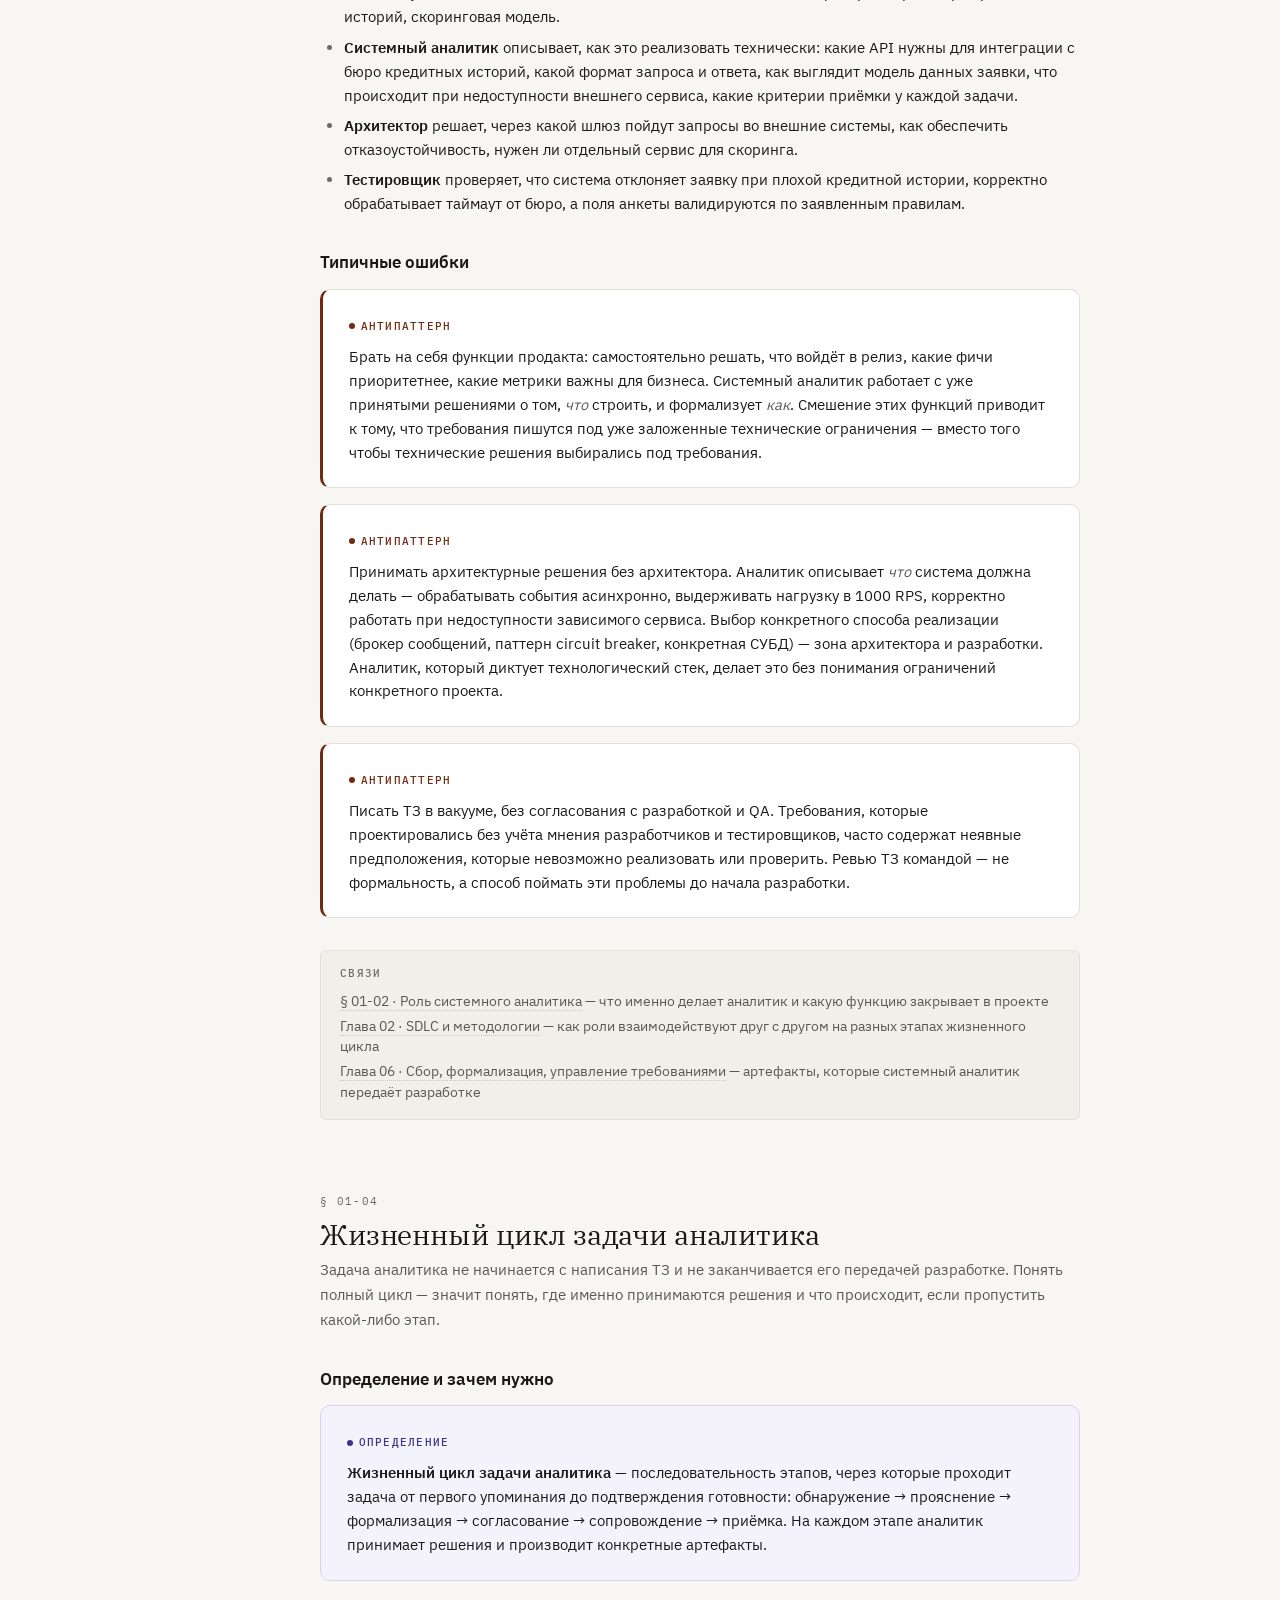
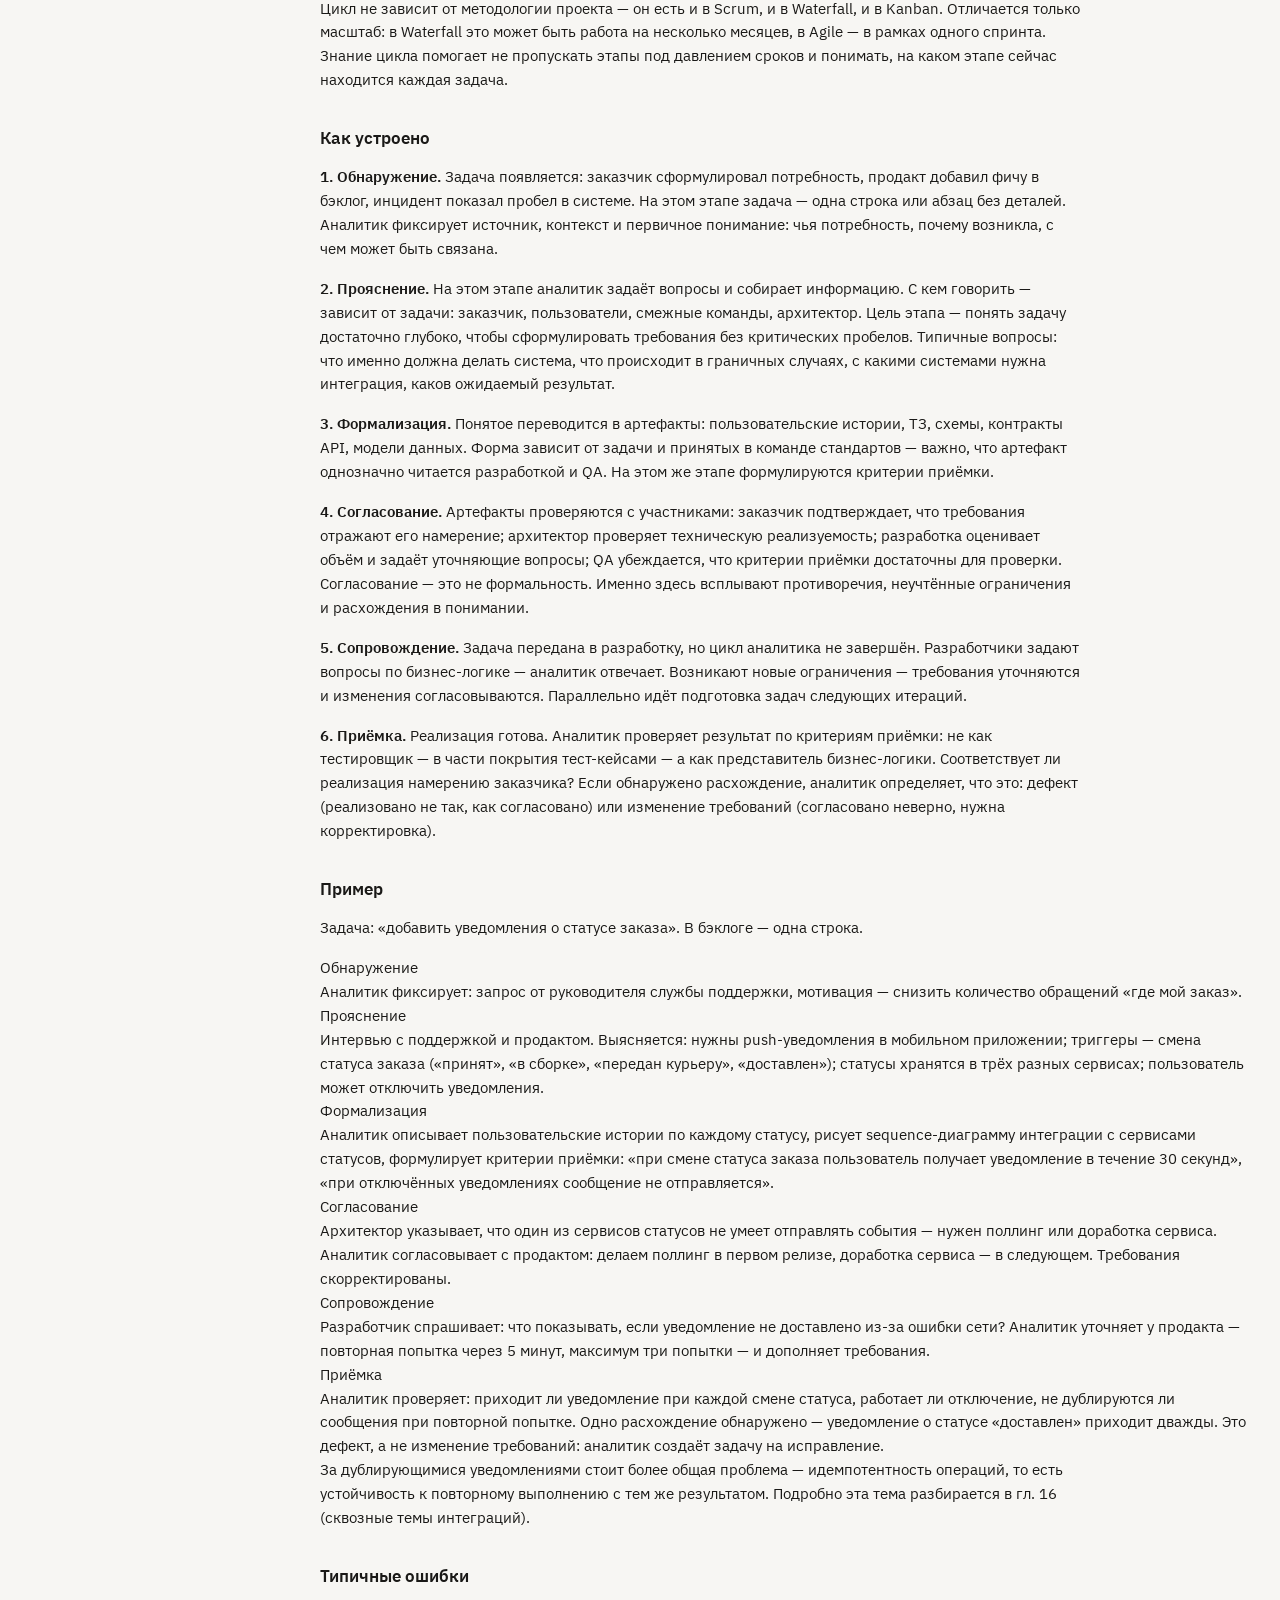
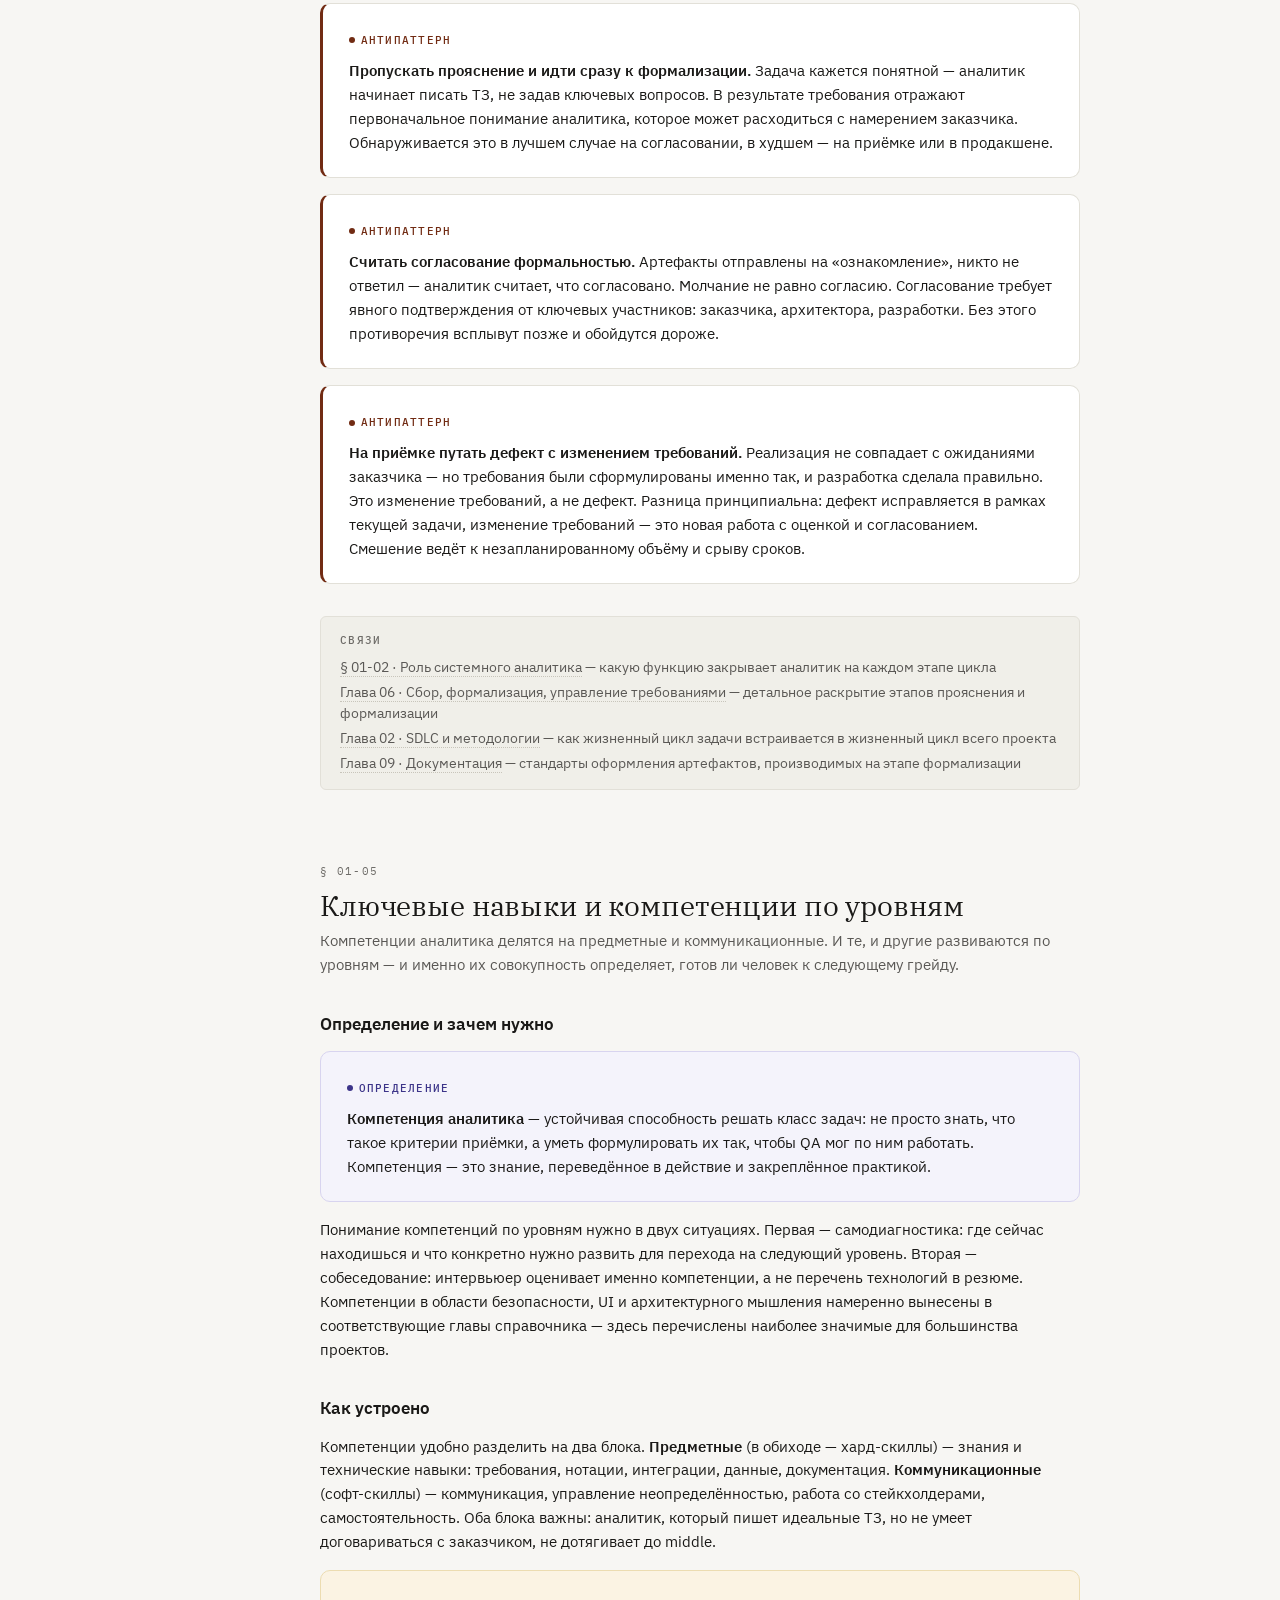
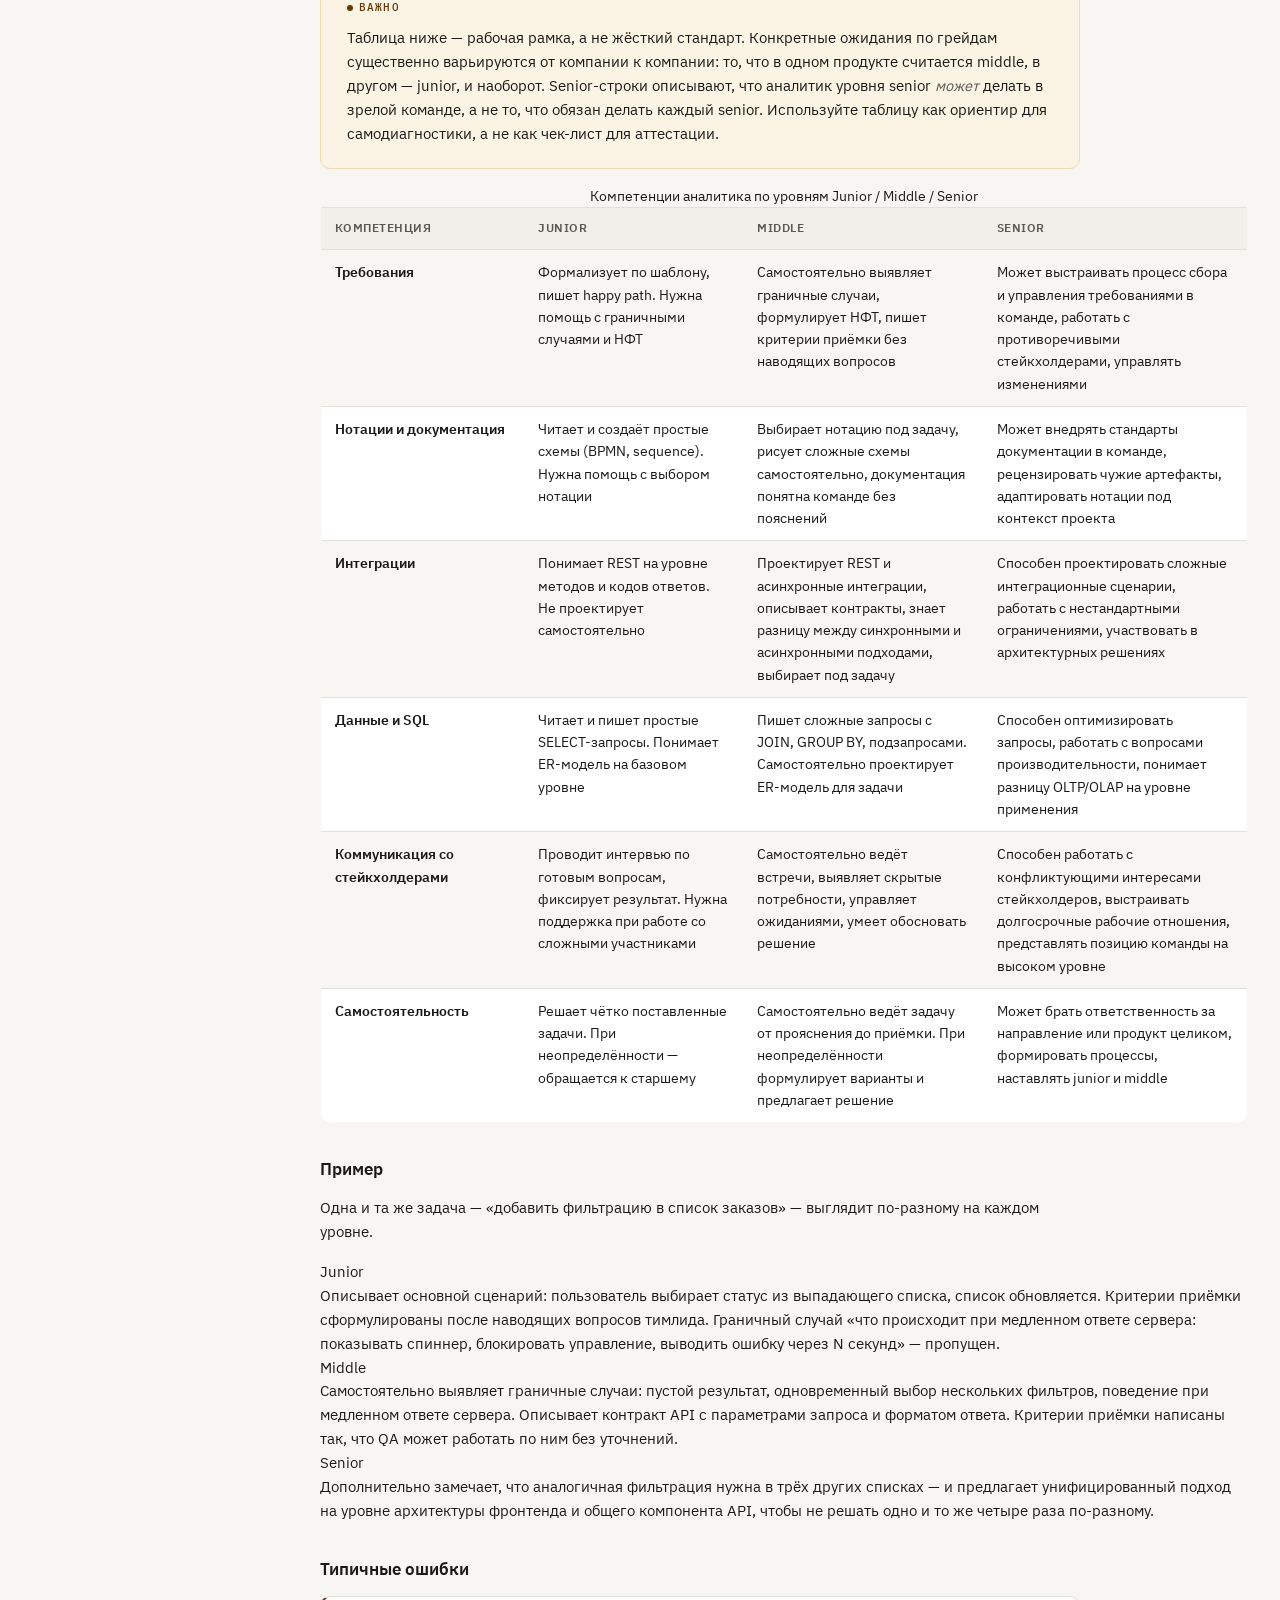
<file: chapters/01-role.html>
<!DOCTYPE html>
<html lang="ru">
<head>
<meta charset="UTF-8">
<meta name="viewport" content="width=device-width, initial-scale=1.0">
<title>Глава 01 · Системный анализ как деятельность — Системный анализ: карманный справочник</title>
<link rel="stylesheet" href="../styles.css">
</head>
<body id="top">

<div class="layout">

<!-- TOC-GLOBAL-INCLUDE -->
<aside class="toc-global" role="navigation" aria-label="Оглавление книги">
  <div class="toc-label">Карманный справочник</div>

  <div class="toc-part">Введение</div>
  <ol start="0">
    <li><a href="00-intro.html">О книге, для кого, как пользоваться</a></li>
  </ol>

  <div class="toc-part">I. Профессия и процессы</div>
  <ol>
    <li><a href="01-role.html" class="is-current">Системный анализ как деятельность</a></li>
    <li><a href="02-sdlc.html">SDLC и методологии</a></li>
  </ol>
  <div class="toc-part">II. Требования</div>
  <ol start="3">
    <li><a href="03-requirements-types.html">Виды и свойства требований</a></li>
    <li><a href="04-functional-requirements.html">Функциональные требования</a></li>
    <li><a href="05-nfr.html">Нефункциональные требования</a></li>
    <li><a href="06-requirements-management.html">Сбор, формализация, управление</a></li>
    <li><a href="07-decomposition.html">Декомпозиция, оценка, приоритизация</a></li>
  </ol>
  <div class="toc-part">III. Моделирование и документация</div>
  <ol start="8">
    <li><a href="08-notations.html">Нотации моделирования</a></li>
    <li><a href="09-documentation.html">Документация</a></li>
  </ol>
  <div class="toc-part">IV. Данные</div>
  <ol start="10">
    <li><a href="10-databases.html">Базы данных</a></li>
    <li><a href="11-sql.html">SQL</a></li>
  </ol>
  <div class="toc-part">V. Интеграции</div>
  <ol start="12">
    <li><a href="12-sync.html">Синхронные интеграции</a></li>
    <li><a href="13-async.html">Асинхронные интеграции</a></li>
    <li><a href="14-other.html">Другие способы</a></li>
    <li><a href="15-integration-choice.html">Выбор способа интеграции</a></li>
    <li><a href="16-cross-cutting.html">Сквозные темы</a></li>
  </ol>
  <div class="toc-part">VI. Архитектура</div>
  <ol start="17">
    <li><a href="17-arch-styles.html">Архитектурные стили</a></li>
    <li><a href="18-distributed.html">Распределённые системы</a></li>
  </ol>
  <div class="toc-part">VII. Безопасность</div>
  <ol start="19">
    <li><a href="19-security.html">Безопасность</a></li>
  </ol>
  <div class="toc-part">VIII. Интерфейс</div>
  <ol start="20">
    <li><a href="20-ui.html">Пользовательский интерфейс</a></li>
  </ol>

  <div class="toc-part">Приложение</div>
  <ol class="toc-appendix">
    <li><a href="../glossary.html">Глоссарий</a></li>
    <li><a href="../meta/editorial-standard.html">Редакционный стандарт</a></li>
  </ol>
</aside>
<!-- /TOC-GLOBAL-INCLUDE -->

<main>

<!-- CHAPTER-CONTENT-START -->
<article class="chapter" data-chapter="01">

<header class="chapter-header">
  <span class="chapter-num">Глава 01 · Часть I</span>
  <h1>Системный анализ как <em>деятельность</em></h1>
  <p class="chapter-lede">
    Что такое системный анализ, какую функцию закрывает аналитик в проекте, чем отличается от смежных ролей и какие навыки нужны на разных уровнях.
  </p>
</header>

<section class="chapter-learn">
  <h2 class="chapter-learn-title">Что вы узнаете</h2>
  <ul>
    <li>Что такое системный анализ и почему его суть — сокращение неопределённости, а не написание документов</li>
    <li>Какие виды неопределённости встречаются в IT-проектах и как с каждым из них работать</li>
    <li>Какую конкретную функцию закрывает системный аналитик и чем его зона ответственности отличается от смежных ролей</li>
    <li>Как задача проходит через полный цикл работы аналитика — от появления в бэклоге до подтверждения готовности</li>
    <li>Какие компетенции отличают junior от middle и middle от senior</li>
  </ul>
</section>

<section id="ch01-uncertainty">
  <span class="section-num">§ 01-01</span>
  <h2>Системный анализ как сокращение неопределённости</h2>
  <p class="section-lede">
    Системный анализ — деятельность, которая делает из «непонятно что строить» «понятно как именно». Сокращение неопределённости — это не метафора, а измеримый результат работы аналитика.
  </p>

  <h3>Определение</h3>

  <div class="card card--def">
    <div class="card-label">Определение</div>
    <p><strong>Системный анализ</strong> в IT — деятельность по исследованию требований и проектированию поведения информационной системы: что система делает, как взаимодействует с другими системами и пользователями, по каким правилам обрабатывает данные. Измеримый результат — снижение неопределённости до уровня, при котором разработка может писать код без дополнительных уточнений по существу задачи.</p>
  </div>

  <p>Системный анализ как термин встречается и в других значениях — в академическом контексте это общий метод исследования сложных систем. В книге термин используется в прикладном IT-значении: как профессиональная деятельность аналитика в проекте по разработке программного обеспечения.</p>

  <h3>Зачем это нужно</h3>

  <p>Разработка программного обеспечения производит артефакт, который нельзя потрогать до того, как он готов. Строитель кладёт кирпич и видит результат сразу. Разработчик пишет код неделями, прежде чем появится что-то, что можно запустить и проверить. Это делает ошибки проектирования — дорогими.</p>

  <p>Барри Боэм, исследователь экономики разработки ПО, в 1980-х годах показал: чем позже в жизненном цикле обнаружена ошибка в требованиях, тем дороже её исправление. Ошибка, пойманная до начала разработки, стоит единиц. Та же ошибка, обнаруженная после релиза в продакшене, стоит существенно дороже.</p>

  <p>Причина — в том, что к моменту релиза ошибка уже заложена в архитектуру, зафиксирована в коде, покрыта тестами и, возможно, дошла до пользователей. Каждый из этих слоёв приходится переделывать. Зависимость стоимости от стадии до сих пор цитируется в отрасли как опорный аргумент в пользу ранней проработки требований.</p>

  <p>Системный анализ существует именно для того, чтобы ловить эти ошибки до начала разработки — когда цена исправления минимальна.</p>

  <h3>Ментальная модель</h3>

  <p>Удобно думать об IT-проекте как о пространстве неопределённости, которое сокращается по мере работы. В начале проекта неопределённость максимальна: непонятно, что именно нужно построить, как это должно работать в граничных случаях, как система будет взаимодействовать с другими системами. К моменту, когда разработчик начинает писать код, неопределённость должна быть снижена до рабочего минимума — до уровня, когда вопросы остаются только по деталям реализации, а не по существу задачи.</p>

  <p>Аналитик — это тот, кто методично сокращает это пространство: задаёт уточняющие вопросы, формализует договорённости, документирует граничные случаи, согласовывает решения со стейкхолдерами.</p>

  <div class="card card--def">
    <div class="card-label">Ментальная модель</div>
    <p>Неопределённость в проекте — это пространство открытых вопросов: «а что делать, если пользователь введёт вот это», «а как система реагирует при недоступности внешнего сервиса», «а кто принимает решение в этом случае». Каждый закрытый вопрос с зафиксированным ответом — это снятая неопределённость. Документ с требованиями — это материальная форма снятой неопределённости.</p>
  </div>

  <h3>Как устроено: виды неопределённости</h3>

  <p>Неопределённость в IT-проектах не однородна. Аналитик сталкивается с несколькими её видами, и методы работы с каждым из них разные.</p>

  <table class="compare">
    <caption>Виды неопределённости и инструменты работы с ними</caption>
    <thead>
      <tr>
        <th scope="col">Вид неопределённости</th>
        <th scope="col">Краткая суть</th>
        <th scope="col">Инструмент работы</th>
      </tr>
    </thead>
    <tbody>
      <tr>
        <td scope="row"><strong>Требований</strong></td>
        <td>Заказчик знает свою боль, но не знает решения — или знает желаемый результат, но не может сформулировать, как именно система должна его достигать. «Нам нужно, чтобы клиенты могли оплачивать через приложение» — это желание, а не требование.</td>
        <td>Интервью, воркшопы, прототипы, анализ существующих процессов.</td>
      </tr>
      <tr>
        <td scope="row"><strong>Граничных случаев</strong></td>
        <td>Основной сценарий формулируется относительно легко, сложность — в исключениях: что происходит, когда сервис недоступен, пользователь вводит данные в неожиданном формате, операция выполняется дважды. Незакрытые граничные случаи — дефекты, которые ждут своего часа в продакшене.</td>
        <td>Вопросы «а что если...», анализ существующих инцидентов, проектирование сценариев ошибок.</td>
      </tr>
      <tr>
        <td scope="row"><strong>Интеграций</strong></td>
        <td>Современные системы редко существуют изолированно. Каждая точка интеграции — потенциальный источник неопределённости: что передаётся, в каком формате, как система реагирует на ошибки и задержки на стороне партнёра.</td>
        <td>Контракты интеграций, sequence-диаграммы, договорённости с командами смежных систем.</td>
      </tr>
      <tr>
        <td scope="row"><strong>Приоритетов</strong></td>
        <td>Стейкхолдеры (заинтересованные стороны) хотят разного: бизнес — быстрее, разработка — без технического долга, архитектор — правильно. Аналитик не принимает это решение за них, но помогает сделать цену каждого варианта видимой.</td>
        <td>Расстановка стоимости вариантов, согласование trade-off с лицом, принимающим решение, фиксация договорённостей.</td>
      </tr>
      <tr>
        <td scope="row"><strong>Терминологии</strong></td>
        <td>Участники проекта используют одни и те же слова, вкладывая разный смысл: «пользователь» для заказчика — физическое лицо, для разработчика — запись в таблице <code>users</code>, для тестировщика — тест-аккаунт.</td>
        <td>Глоссарий проекта, явное согласование терминов, единообразие лексики в документах.</td>
      </tr>
    </tbody>
  </table>

  <h3>Пример из практики</h3>

  <p>Команда получает задачу: «добавить в личный кабинет историю операций». Задача кажется понятной. Но за ней стоит неопределённость по каждому из пяти видов выше.</p>

  <p>Аналитик начинает с интервью с заказчиком и командой. Выясняется следующее:</p>

  <ul>
    <li><strong>Требования:</strong> «история» — это последние 30 записей или всё с начала? Только успешные операции или все, включая ошибочные? Нужна ли фильтрация по типу операции?</li>
    <li><strong>Граничные случаи:</strong> что показывать, если операций нет вообще? Что делать с операциями, которые были отменены после отображения в истории? Как обрабатывать операции из унаследованной системы, у которых нет части полей?</li>
    <li><strong>Интеграции:</strong> история хранится в трёх разных сервисах — как агрегировать? Какой из них источник правды при расхождении?</li>
    <li><strong>Приоритеты:</strong> хотят фильтрацию, экспорт в PDF и push-уведомления. Аналитик фиксирует объём для разных сроков, заказчик выбирает, что войдёт в первый релиз.</li>
    <li><strong>Терминология:</strong> «операция» для разработки — это запись в таблице <code>transactions</code>, для заказчика — любое взаимодействие с балансом, включая начисления и бонусы, которые хранятся отдельно.</li>
  </ul>

  <p>После анализа «добавить историю операций» превращается в набор конкретных требований с критериями приёмки — и разработка знает, что именно строить.</p>

  <h3>Когда применять, когда нет</h3>

  <div class="do-dont">
    <div class="card card--do">
      <div class="card-label">Когда системный анализ критичен</div>
      <ul>
        <li>Задача затрагивает несколько систем или команд — каждая точка интеграции требует явного контракта</li>
        <li>Требования приходят от нескольких стейкхолдеров с разными интересами — нужна явная фиксация договорённостей</li>
        <li>Задача затрагивает финансы, персональные данные, регуляторные требования — ошибка дорога</li>
        <li>Команда работает с унаследованной системой, поведение которой нигде не задокументировано</li>
        <li>Проект долгосрочный — требования будут меняться, нужна база для управления изменениями</li>
      </ul>
    </div>
    <div class="card card--do">
      <div class="card-label">Когда объём анализа можно сократить</div>
      <ul>
        <li>Небольшая изолированная задача в пределах одного сервиса с понятным поведением</li>
        <li>Задача хорошо прецедентирована — аналогичное уже делалось, шаблон понятен</li>
        <li>Аналитик и разработка работают вплотную и могут уточнять детали в процессе — «двухпиццевая» команда с высоким доверием</li>
        <li>Прототип дешевле требований — лучше сделать и посмотреть, чем пытаться сформулировать словами</li>
      </ul>
    </div>
  </div>

  <div class="card card--warn">
    <div class="card-label">Важно</div>
    <p>«Можно сократить объём анализа» не означает «можно пропустить анализ». Разница между «задокументировал минимально необходимое» и «не задокументировал ничего» — это разница между управляемым риском и неуправляемым. Даже в маленькой задаче граничные случаи имеют привычку материализовываться в самый неудобный момент.</p>
  </div>

  <h3>Типичные ошибки</h3>

  <div class="card card--dont">
    <div class="card-label">Антипаттерн</div>
    <p><strong>Останавливаться на «что», не доходя до «как».</strong> «Система должна поддерживать оплату картой» — это бизнес-требование, не техническое. Аналитик останавливается, не раскрыв: какие платёжные шлюзы, что происходит при отказе банка, как обрабатывается 3D Secure, что делать при дублированном списании. Разработка начинает и через неделю возвращается с теми же вопросами — только теперь цена переработки выше.</p>
  </div>

  <div class="card card--dont">
    <div class="card-label">Антипаттерн</div>
    <p><strong>Документировать happy path, игнорировать исключения.</strong> Основной сценарий описан подробно. Граничные случаи — «уточним в процессе» или «разработчики разберутся». Разработчики действительно разберутся — каждый по-своему, без согласования с заказчиком. Результат: разное поведение системы в разных случаях, которое не совпадает с ожиданиями пользователей.</p>
  </div>

  <div class="card card--dont">
    <div class="card-label">Антипаттерн</div>
    <p><strong>Путать снятие неопределённости с исчерпывающей документацией.</strong> Цель — не написать максимально подробный документ, а дать команде достаточно информации для работы. Стостраничное ТЗ, которое никто не читает и которое устаревает за неделю, решает проблему хуже, чем лаконичная постановка с критериями приёмки и рабочими договорённостями в трекере задач (Jira, YouTrack, Tracker и аналогичные системы).</p>
  </div>

  <h3>Чеклист</h3>

  <ul class="checklist">
    <li>Основной сценарий (happy path) описан и согласован с заказчиком</li>
    <li>Граничные случаи выявлены и задокументированы: что происходит при ошибках, недоступности, некорректных входных данных</li>
    <li>Интеграции с внешними системами описаны через контракты: формат данных, протокол, поведение при недоступности</li>
    <li>Ключевые термины согласованы — «пользователь», «операция», «статус» и аналогичные понятия означают одно и то же для всех участников</li>
    <li>Требования согласованы со стейкхолдерами и зафиксированы письменно</li>
    <li>Критерии приёмки сформулированы так, что разработка и QA понимают, когда задача готова</li>
    <li>Приоритеты согласованы: что входит в текущий объём, что откладывается</li>
    <li>Открытые вопросы явно отмечены — не «разберёмся», а «вопрос к [имя], срок [дата]»</li>
  </ul>

  <div class="topic-links">
    <span class="topic-links-label">Связи</span>
    <ul>
      <li><a href="#ch01-role">§ 01-02 · Роль системного аналитика</a> — какую конкретную функцию закрывает аналитик и каковы его артефакты</li>
      <li><a href="#ch01-adjacent-roles">§ 01-03 · Отличие от смежных ролей</a> — кто ещё работает с неопределённостью и чем системный аналитик отличается от них</li>
      <li><a href="03-requirements-types.html">Глава 03 · Виды и свойства требований</a> — как классифицируется и формализуется то, что аналитик выясняет в процессе анализа</li>
      <li><a href="06-requirements-management.html">Глава 06 · Сбор, формализация, управление требованиями</a> — инструменты и методы, которыми сокращается неопределённость</li>
    </ul>
  </div>
</section>

<section id="ch01-role">
  <span class="section-num">§ 01-02</span>
  <h2>Роль системного аналитика в проекте</h2>
  <p class="section-lede">
    Системный аналитик закрывает конкретную функцию в команде: переводит намерения бизнеса в форму, пригодную для разработки. Понять эту функцию точно — значит понять, за что аналитик несёт ответственность, а за что нет.
  </p>

  <h3>Определение и зачем нужно</h3>

  <div class="card card--def">
    <div class="card-label">Функция роли</div>
    <p>Системный аналитик — участник проекта, который обеспечивает передачу знания о задаче от источника требований (заказчик, бизнес, продакт) к исполнителю (разработка, QA). Форма этой передачи — артефакты: требования, схемы, критерии приёмки. Результат — команда знает, что строить, и может это проверить.</p>
  </div>

  <p>В проекте без выделенного аналитика эту функцию кто-то всё равно выполняет — разработчик, тимлид, сам заказчик. Просто без специализированного человека она выполняется хуже, дольше и с большим количеством переделок. Аналитик не создаёт бюрократию ради бюрократии: он снижает стоимость ошибок, перенося их обнаружение с этапа разработки на этап анализа.</p>

  <h3>Как устроено</h3>

  <p>Функцию аналитика удобно описать через два измерения: <em>что он делает</em> и <em>на каком этапе</em>.</p>

  <p><strong>До разработки</strong> — основная зона ответственности аналитика. Здесь сосредоточена главная часть работы:</p>
  <ul>
    <li>Сбор и прояснение требований у заказчика, пользователей, смежных команд.</li>
    <li>Формализация требований в артефакты: пользовательские истории, технические задания, спецификации.</li>
    <li>Проектирование интеграций: схемы взаимодействия, контракты API, форматы данных.</li>
    <li>Описание модели данных совместно с разработкой.</li>
    <li>Согласование решений с архитектором, разработкой, QA — до начала написания кода.</li>
    <li>Формулировка критериев приёмки: как команда поймёт, что задача готова.</li>
  </ul>

  <p><strong>Во время разработки</strong> аналитик остаётся доступен команде:</p>
  <ul>
    <li>Отвечает на уточняющие вопросы разработчиков — в части бизнес-логики и намерений, не технической реализации.</li>
    <li>Корректирует требования при обнаружении новых ограничений или изменении условий.</li>
    <li>Готовит требования к следующим задачам — «идёт на полшага впереди» спринта.</li>
  </ul>

  <p><strong>После разработки</strong> наступает фаза проверки результата:</p>
  <ul>
    <li>Аналитик участвует в приёмке: сверяет реализацию с критериями приёмки.</li>
    <li>Фиксирует расхождения и определяет, что это: дефект или изменение требований.</li>
  </ul>

  <h3>Пример</h3>

  <p>В команде финтех-стартапа появляется задача: «дать пользователям возможность привязать банковскую карту». Продакт добавляет её в бэклог одной строкой.</p>

  <p>До разработки аналитик разворачивает эту строку в конкретный объём: выясняет у продакта и юриста, какие типы карт поддерживаются и в каких странах; согласовывает с архитектором, через какой платёжный шлюз пойдёт привязка; описывает сценарии — успешная привязка, отказ банка, таймаут, попытка привязать уже привязанную карту; готовит sequence-диаграмму для разработки; формулирует критерии приёмки для QA.</p>

  <p>Во время разработки разработчик обнаруживает, что платёжный шлюз возвращает два разных кода для «карта уже привязана» и «карта заблокирована». Аналитик уточняет у продакта, как вести себя в каждом случае, и дополняет требования.</p>

  <p>На приёмке аналитик проверяет: отображается ли корректная ошибка при таймауте, работает ли сценарий с картами разных банков, не теряется ли карта при прерванной сессии.</p>

  <h3>Типичные ошибки</h3>

  <div class="card card--dont">
    <div class="card-label">Антипаттерн</div>
    <p><strong>Передать документ — и отстраниться.</strong> Аналитик написал ТЗ, передал разработке и считает задачу закрытой. В процессе разработки возникают вопросы по бизнес-логике, разработчики принимают решения самостоятельно — не всегда в том направлении, которое имел в виду заказчик. На приёмке обнаруживается несоответствие. Аналитик сопровождает задачу до конца: не пишет код, но остаётся точкой эскалации по смыслу задачи.</p>
  </div>

  <div class="card card--dont">
    <div class="card-label">Антипаттерн</div>
    <p><strong>Отвечать за техническую реализацию.</strong> Аналитик начинает указывать, на каком фреймворке реализовать, какую структуру таблиц выбрать, как именно организовать код. Это зона разработки и архитектора. Аналитик отвечает за <em>что</em> делает система — разработка отвечает за <em>как</em>. Смешение этих зон приводит к конфликтам и к тому, что аналитик несёт ответственность за решения, которые не в его компетенции.</p>
  </div>

  <div class="topic-links">
    <span class="topic-links-label">Связи</span>
    <ul>
      <li><a href="#ch01-uncertainty">§ 01-01 · Системный анализ как сокращение неопределённости</a> — зачем вообще существует эта роль</li>
      <li><a href="#ch01-adjacent-roles">§ 01-03 · Отличие от смежных ролей</a> — где заканчивается зона ответственности аналитика и начинается зона других ролей</li>
      <li><a href="#ch01-task-lifecycle">§ 01-04 · Жизненный цикл задачи аналитика</a> — как функция роли разворачивается в конкретные шаги</li>
      <li><a href="06-requirements-management.html">Глава 06 · Сбор, формализация, управление требованиями</a> — инструменты, которыми аналитик выполняет свою функцию</li>
    </ul>
  </div>
</section>

<section id="ch01-adjacent-roles">
  <span class="section-num">§ 01-03</span>
  <h2>Отличие от смежных ролей</h2>
  <p class="section-lede">
    Системный аналитик работает в окружении ролей со схожими названиями: бизнес-аналитик, продакт-менеджер, архитектор, тестировщик. Границы между ними размытые и зависят от компании — но разница в фокусе принципиальная.
  </p>

  <h3>Определение и зачем нужно</h3>

  <div class="card card--def">
    <div class="card-label">Определение</div>
    <p><strong>Системный аналитик</strong> (systems analyst) — специалист, который переводит бизнес-потребности в технические требования: описывает поведение системы, интеграции и критерии приёмки результата разработки.</p>
  </div>

  <p>Путаница в названиях ролей возникает постоянно: в одной компании системным аналитиком называют человека, который пишет ТЗ и рисует sequence-диаграммы, в другой — того, кто ведёт бэклог и разговаривает с заказчиком. Понимание, чем именно занимается каждая роль, помогает правильно выстраивать взаимодействие в команде и не брать на себя чужой объём работы — и не перекладывать свой.</p>

  <h3>Как устроено</h3>

  <table class="compare">
    <caption>Сравнение системного аналитика со смежными ролями</caption>
    <thead>
      <tr>
        <th scope="col">Роль</th>
        <th scope="col">Главный вопрос</th>
        <th scope="col">Основные артефакты</th>
        <th scope="col">Главный стейкхолдер</th>
      </tr>
    </thead>
    <tbody>
      <tr>
        <td scope="row"><strong>Системный аналитик</strong></td>
        <td>Как система должна это реализовать?</td>
        <td>ТЗ, схемы интеграций, API-контракты, модели данных, критерии приёмки</td>
        <td>Команда разработки, архитектор, QA</td>
      </tr>
      <tr>
        <td scope="row"><strong>Бизнес-аналитик</strong></td>
        <td>Что нужно бизнесу и зачем?</td>
        <td>Описание бизнес-процессов, обоснование изменений, бизнес-требования</td>
        <td>Заказчик, бизнес-подразделения</td>
      </tr>
      <tr>
        <td scope="row"><strong>Продакт-менеджер</strong></td>
        <td>Что строить, чтобы продукт рос?</td>
        <td>Продуктовая стратегия, роадмап, метрики, приоритизация бэклога</td>
        <td>Бизнес, команда, пользователи</td>
      </tr>
      <tr>
        <td scope="row"><strong>Архитектор</strong></td>
        <td>Как должна быть устроена система в целом?</td>
        <td>Архитектурные решения (ADR), компонентные схемы, технические стандарты</td>
        <td>Команда разработки, технический руководитель</td>
      </tr>
      <tr>
        <td scope="row"><strong>Тестировщик (QA)</strong></td>
        <td>Соответствует ли реализация требованиям?</td>
        <td>Тест-планы, тест-кейсы, отчёты о дефектах</td>
        <td>Разработка, аналитик, заказчик</td>
      </tr>
    </tbody>
  </table>

  <p>Системный аналитик находится на стыке: он принимает бизнес-потребность от бизнес-аналитика или продакта и формализует её до уровня, по которому разработка может писать код, а QA — проверять результат. Если бизнес-аналитик отвечает на вопрос «что и зачем», то системный аналитик — на вопрос «как именно».</p>

  <p>В российской практике это разделение чаще встречается в крупных компаниях с большим штатом. В средних и небольших командах названия размыты: один человек закрывает обе функции, а в резюме и вакансиях «системный аналитик» и «бизнес-аналитик» нередко обозначают одну и ту же работу. Полезнее ориентироваться не на название должности, а на фактическую функцию — какую именно работу человек делает на проекте (см. § 01-02).</p>

  <div class="card card--warn">
    <div class="card-label">Важно</div>
    <p>В небольших командах роли совмещаются: один человек может одновременно быть и бизнес-аналитиком, и системным аналитиком. В крупных — разделены, и артефакты передаются по цепочке. Важно понимать, <em>какую именно функцию</em> выполняет человек в конкретный момент, а не как называется его должность.</p>
  </div>

  <h3>Пример</h3>

  <p>Банк решает автоматизировать выдачу потребительского кредита. Вот как задача распределяется по ролям — не в хронологии, а по логике ответственности каждой:</p>

  <ul>
    <li><strong>Продакт-менеджер</strong> формулирует цель: сократить время одобрения кредита с 3 дней до 5 минут и снизить долю отказов из-за ошибок при ручном вводе.</li>
    <li><strong>Бизнес-аналитик</strong> описывает текущий процесс (AS-IS): клиент заполняет бумажную анкету, менеджер вручную переносит данные в систему, кредитный комитет принимает решение. Фиксирует, что именно нужно изменить (TO-BE): онлайн-анкета, автоматическая проверка через бюро кредитных историй, скоринговая модель.</li>
    <li><strong>Системный аналитик</strong> описывает, как это реализовать технически: какие API нужны для интеграции с бюро кредитных историй, какой формат запроса и ответа, как выглядит модель данных заявки, что происходит при недоступности внешнего сервиса, какие критерии приёмки у каждой задачи.</li>
    <li><strong>Архитектор</strong> решает, через какой шлюз пойдут запросы во внешние системы, как обеспечить отказоустойчивость, нужен ли отдельный сервис для скоринга.</li>
    <li><strong>Тестировщик</strong> проверяет, что система отклоняет заявку при плохой кредитной истории, корректно обрабатывает таймаут от бюро, а поля анкеты валидируются по заявленным правилам.</li>
  </ul>

  <h3>Типичные ошибки</h3>

  <div class="card card--dont">
    <div class="card-label">Антипаттерн</div>
    <p>Брать на себя функции продакта: самостоятельно решать, что войдёт в релиз, какие фичи приоритетнее, какие метрики важны для бизнеса. Системный аналитик работает с уже принятыми решениями о том, <em>что</em> строить, и формализует <em>как</em>. Смешение этих функций приводит к тому, что требования пишутся под уже заложенные технические ограничения — вместо того чтобы технические решения выбирались под требования.</p>
  </div>

  <div class="card card--dont">
    <div class="card-label">Антипаттерн</div>
    <p>Принимать архитектурные решения без архитектора. Аналитик описывает <em>что</em> система должна делать — обрабатывать события асинхронно, выдерживать нагрузку в 1000 RPS, корректно работать при недоступности зависимого сервиса. Выбор конкретного способа реализации (брокер сообщений, паттерн circuit breaker, конкретная СУБД) — зона архитектора и разработки. Аналитик, который диктует технологический стек, делает это без понимания ограничений конкретного проекта.</p>
  </div>

  <div class="card card--dont">
    <div class="card-label">Антипаттерн</div>
    <p>Писать ТЗ в вакууме, без согласования с разработкой и QA. Требования, которые проектировались без учёта мнения разработчиков и тестировщиков, часто содержат неявные предположения, которые невозможно реализовать или проверить. Ревью ТЗ командой — не формальность, а способ поймать эти проблемы до начала разработки.</p>
  </div>

  <div class="topic-links">
    <span class="topic-links-label">Связи</span>
    <ul>
      <li><a href="#ch01-role">§ 01-02 · Роль системного аналитика</a> — что именно делает аналитик и какую функцию закрывает в проекте</li>
      <li><a href="02-sdlc.html">Глава 02 · SDLC и методологии</a> — как роли взаимодействуют друг с другом на разных этапах жизненного цикла</li>
      <li><a href="06-requirements-management.html">Глава 06 · Сбор, формализация, управление требованиями</a> — артефакты, которые системный аналитик передаёт разработке</li>
    </ul>
  </div>
</section>

<section id="ch01-task-lifecycle">
  <span class="section-num">§ 01-04</span>
  <h2>Жизненный цикл задачи аналитика</h2>
  <p class="section-lede">
    Задача аналитика не начинается с написания ТЗ и не заканчивается его передачей разработке. Понять полный цикл — значит понять, где именно принимаются решения и что происходит, если пропустить какой-либо этап.
  </p>

  <h3>Определение и зачем нужно</h3>

  <div class="card card--def">
    <div class="card-label">Определение</div>
    <p><strong>Жизненный цикл задачи аналитика</strong> — последовательность этапов, через которые проходит задача от первого упоминания до подтверждения готовности: обнаружение → прояснение → формализация → согласование → сопровождение → приёмка. На каждом этапе аналитик принимает решения и производит конкретные артефакты.</p>
  </div>

  <p>Цикл не зависит от методологии проекта — он есть и в Scrum, и в Waterfall, и в Kanban. Отличается только масштаб: в Waterfall это может быть работа на несколько месяцев, в Agile — в рамках одного спринта. Знание цикла помогает не пропускать этапы под давлением сроков и понимать, на каком этапе сейчас находится каждая задача.</p>

  <h3>Как устроено</h3>

  <p><strong>1. Обнаружение.</strong> Задача появляется: заказчик сформулировал потребность, продакт добавил фичу в бэклог, инцидент показал пробел в системе. На этом этапе задача — одна строка или абзац без деталей. Аналитик фиксирует источник, контекст и первичное понимание: чья потребность, почему возникла, с чем может быть связана.</p>

  <p><strong>2. Прояснение.</strong> На этом этапе аналитик задаёт вопросы и собирает информацию. С кем говорить — зависит от задачи: заказчик, пользователи, смежные команды, архитектор. Цель этапа — понять задачу достаточно глубоко, чтобы сформулировать требования без критических пробелов. Типичные вопросы: что именно должна делать система, что происходит в граничных случаях, с какими системами нужна интеграция, каков ожидаемый результат.</p>

  <p><strong>3. Формализация.</strong> Понятое переводится в артефакты: пользовательские истории, ТЗ, схемы, контракты API, модели данных. Форма зависит от задачи и принятых в команде стандартов — важно, что артефакт однозначно читается разработкой и QA. На этом же этапе формулируются критерии приёмки.</p>

  <p><strong>4. Согласование.</strong> Артефакты проверяются с участниками: заказчик подтверждает, что требования отражают его намерение; архитектор проверяет техническую реализуемость; разработка оценивает объём и задаёт уточняющие вопросы; QA убеждается, что критерии приёмки достаточны для проверки. Согласование — это не формальность. Именно здесь всплывают противоречия, неучтённые ограничения и расхождения в понимании.</p>

  <p><strong>5. Сопровождение.</strong> Задача передана в разработку, но цикл аналитика не завершён. Разработчики задают вопросы по бизнес-логике — аналитик отвечает. Возникают новые ограничения — требования уточняются и изменения согласовываются. Параллельно идёт подготовка задач следующих итераций.</p>

  <p><strong>6. Приёмка.</strong> Реализация готова. Аналитик проверяет результат по критериям приёмки: не как тестировщик — в части покрытия тест-кейсами — а как представитель бизнес-логики. Соответствует ли реализация намерению заказчика? Если обнаружено расхождение, аналитик определяет, что это: дефект (реализовано не так, как согласовано) или изменение требований (согласовано неверно, нужна корректировка).</p>

  <h3>Пример</h3>

  <p>Задача: «добавить уведомления о статусе заказа». В бэклоге — одна строка.</p>

  <dl>
    <dt>Обнаружение</dt>
    <dd>Аналитик фиксирует: запрос от руководителя службы поддержки, мотивация — снизить количество обращений «где мой заказ».</dd>

    <dt>Прояснение</dt>
    <dd>Интервью с поддержкой и продактом. Выясняется: нужны push-уведомления в мобильном приложении; триггеры — смена статуса заказа («принят», «в сборке», «передан курьеру», «доставлен»); статусы хранятся в трёх разных сервисах; пользователь может отключить уведомления.</dd>

    <dt>Формализация</dt>
    <dd>Аналитик описывает пользовательские истории по каждому статусу, рисует sequence-диаграмму интеграции с сервисами статусов, формулирует критерии приёмки: «при смене статуса заказа пользователь получает уведомление в течение 30 секунд», «при отключённых уведомлениях сообщение не отправляется».</dd>

    <dt>Согласование</dt>
    <dd>Архитектор указывает, что один из сервисов статусов не умеет отправлять события — нужен поллинг или доработка сервиса. Аналитик согласовывает с продактом: делаем поллинг в первом релизе, доработка сервиса — в следующем. Требования скорректированы.</dd>

    <dt>Сопровождение</dt>
    <dd>Разработчик спрашивает: что показывать, если уведомление не доставлено из-за ошибки сети? Аналитик уточняет у продакта — повторная попытка через 5 минут, максимум три попытки — и дополняет требования.</dd>

    <dt>Приёмка</dt>
    <dd>Аналитик проверяет: приходит ли уведомление при каждой смене статуса, работает ли отключение, не дублируются ли сообщения при повторной попытке. Одно расхождение обнаружено — уведомление о статусе «доставлен» приходит дважды. Это дефект, а не изменение требований: аналитик создаёт задачу на исправление.</dd>
  </dl>

  <p>За дублирующимися уведомлениями стоит более общая проблема — идемпотентность операций, то есть устойчивость к повторному выполнению с тем же результатом. Подробно эта тема разбирается в гл. 16 (сквозные темы интеграций).</p>

  <h3>Типичные ошибки</h3>

  <div class="card card--dont">
    <div class="card-label">Антипаттерн</div>
    <p><strong>Пропускать прояснение и идти сразу к формализации.</strong> Задача кажется понятной — аналитик начинает писать ТЗ, не задав ключевых вопросов. В результате требования отражают первоначальное понимание аналитика, которое может расходиться с намерением заказчика. Обнаруживается это в лучшем случае на согласовании, в худшем — на приёмке или в продакшене.</p>
  </div>

  <div class="card card--dont">
    <div class="card-label">Антипаттерн</div>
    <p><strong>Считать согласование формальностью.</strong> Артефакты отправлены на «ознакомление», никто не ответил — аналитик считает, что согласовано. Молчание не равно согласию. Согласование требует явного подтверждения от ключевых участников: заказчика, архитектора, разработки. Без этого противоречия всплывут позже и обойдутся дороже.</p>
  </div>

  <div class="card card--dont">
    <div class="card-label">Антипаттерн</div>
    <p><strong>На приёмке путать дефект с изменением требований.</strong> Реализация не совпадает с ожиданиями заказчика — но требования были сформулированы именно так, и разработка сделала правильно. Это изменение требований, а не дефект. Разница принципиальна: дефект исправляется в рамках текущей задачи, изменение требований — это новая работа с оценкой и согласованием. Смешение ведёт к незапланированному объёму и срыву сроков.</p>
  </div>

  <div class="topic-links">
    <span class="topic-links-label">Связи</span>
    <ul>
      <li><a href="#ch01-role">§ 01-02 · Роль системного аналитика</a> — какую функцию закрывает аналитик на каждом этапе цикла</li>
      <li><a href="06-requirements-management.html">Глава 06 · Сбор, формализация, управление требованиями</a> — детальное раскрытие этапов прояснения и формализации</li>
      <li><a href="02-sdlc.html">Глава 02 · SDLC и методологии</a> — как жизненный цикл задачи встраивается в жизненный цикл всего проекта</li>
      <li><a href="09-documentation.html">Глава 09 · Документация</a> — стандарты оформления артефактов, производимых на этапе формализации</li>
    </ul>
  </div>
</section>

<section id="ch01-competencies">
  <span class="section-num">§ 01-05</span>
  <h2>Ключевые навыки и компетенции по уровням</h2>
  <p class="section-lede">
    Компетенции аналитика делятся на предметные и коммуникационные. И те, и другие развиваются по уровням — и именно их совокупность определяет, готов ли человек к следующему грейду.
  </p>

  <h3>Определение и зачем нужно</h3>

  <div class="card card--def">
    <div class="card-label">Определение</div>
    <p><strong>Компетенция аналитика</strong> — устойчивая способность решать класс задач: не просто знать, что такое критерии приёмки, а уметь формулировать их так, чтобы QA мог по ним работать. Компетенция — это знание, переведённое в действие и закреплённое практикой.</p>
  </div>

  <p>Понимание компетенций по уровням нужно в двух ситуациях. Первая — самодиагностика: где сейчас находишься и что конкретно нужно развить для перехода на следующий уровень. Вторая — собеседование: интервьюер оценивает именно компетенции, а не перечень технологий в резюме. Компетенции в области безопасности, UI и архитектурного мышления намеренно вынесены в соответствующие главы справочника — здесь перечислены наиболее значимые для большинства проектов.</p>

  <h3>Как устроено</h3>

  <p>Компетенции удобно разделить на два блока. <strong>Предметные</strong> (в обиходе — хард-скиллы) — знания и технические навыки: требования, нотации, интеграции, данные, документация. <strong>Коммуникационные</strong> (софт-скиллы) — коммуникация, управление неопределённостью, работа со стейкхолдерами, самостоятельность. Оба блока важны: аналитик, который пишет идеальные ТЗ, но не умеет договариваться с заказчиком, не дотягивает до middle.</p>

  <div class="card card--warn">
    <div class="card-label">Важно</div>
    <p>Таблица ниже — рабочая рамка, а не жёсткий стандарт. Конкретные ожидания по грейдам существенно варьируются от компании к компании: то, что в одном продукте считается middle, в другом — junior, и наоборот. Senior-строки описывают, что аналитик уровня senior <em>может</em> делать в зрелой команде, а не то, что обязан делать каждый senior. Используйте таблицу как ориентир для самодиагностики, а не как чек-лист для аттестации.</p>
  </div>

  <table class="compare">
    <caption>Компетенции аналитика по уровням Junior / Middle / Senior</caption>
    <thead>
      <tr>
        <th scope="col">Компетенция</th>
        <th scope="col">Junior</th>
        <th scope="col">Middle</th>
        <th scope="col">Senior</th>
      </tr>
    </thead>
    <tbody>
      <tr>
        <td scope="row"><strong>Требования</strong></td>
        <td>Формализует по шаблону, пишет happy path. Нужна помощь с граничными случаями и НФТ</td>
        <td>Самостоятельно выявляет граничные случаи, формулирует НФТ, пишет критерии приёмки без наводящих вопросов</td>
        <td>Может выстраивать процесс сбора и управления требованиями в команде, работать с противоречивыми стейкхолдерами, управлять изменениями</td>
      </tr>
      <tr>
        <td scope="row"><strong>Нотации и документация</strong></td>
        <td>Читает и создаёт простые схемы (BPMN, sequence). Нужна помощь с выбором нотации</td>
        <td>Выбирает нотацию под задачу, рисует сложные схемы самостоятельно, документация понятна команде без пояснений</td>
        <td>Может внедрять стандарты документации в команде, рецензировать чужие артефакты, адаптировать нотации под контекст проекта</td>
      </tr>
      <tr>
        <td scope="row"><strong>Интеграции</strong></td>
        <td>Понимает REST на уровне методов и кодов ответов. Не проектирует самостоятельно</td>
        <td>Проектирует REST и асинхронные интеграции, описывает контракты, знает разницу между синхронными и асинхронными подходами, выбирает под задачу</td>
        <td>Способен проектировать сложные интеграционные сценарии, работать с нестандартными ограничениями, участвовать в архитектурных решениях</td>
      </tr>
      <tr>
        <td scope="row"><strong>Данные и SQL</strong></td>
        <td>Читает и пишет простые SELECT-запросы. Понимает ER-модель на базовом уровне</td>
        <td>Пишет сложные запросы с JOIN, GROUP BY, подзапросами. Самостоятельно проектирует ER-модель для задачи</td>
        <td>Способен оптимизировать запросы, работать с вопросами производительности, понимает разницу OLTP/OLAP на уровне применения</td>
      </tr>
      <tr>
        <td scope="row"><strong>Коммуникация со стейкхолдерами</strong></td>
        <td>Проводит интервью по готовым вопросам, фиксирует результат. Нужна поддержка при работе со сложными участниками</td>
        <td>Самостоятельно ведёт встречи, выявляет скрытые потребности, управляет ожиданиями, умеет обосновать решение</td>
        <td>Способен работать с конфликтующими интересами стейкхолдеров, выстраивать долгосрочные рабочие отношения, представлять позицию команды на высоком уровне</td>
      </tr>
      <tr>
        <td scope="row"><strong>Самостоятельность</strong></td>
        <td>Решает чётко поставленные задачи. При неопределённости — обращается к старшему</td>
        <td>Самостоятельно ведёт задачу от прояснения до приёмки. При неопределённости формулирует варианты и предлагает решение</td>
        <td>Может брать ответственность за направление или продукт целиком, формировать процессы, наставлять junior и middle</td>
      </tr>
    </tbody>
  </table>

  <h3>Пример</h3>

  <p>Одна и та же задача — «добавить фильтрацию в список заказов» — выглядит по-разному на каждом уровне.</p>

  <dl>
    <dt>Junior</dt>
    <dd>Описывает основной сценарий: пользователь выбирает статус из выпадающего списка, список обновляется. Критерии приёмки сформулированы после наводящих вопросов тимлида. Граничный случай «что происходит при медленном ответе сервера: показывать спиннер, блокировать управление, выводить ошибку через N секунд» — пропущен.</dd>

    <dt>Middle</dt>
    <dd>Самостоятельно выявляет граничные случаи: пустой результат, одновременный выбор нескольких фильтров, поведение при медленном ответе сервера. Описывает контракт API с параметрами запроса и форматом ответа. Критерии приёмки написаны так, что QA может работать по ним без уточнений.</dd>

    <dt>Senior</dt>
    <dd>Дополнительно замечает, что аналогичная фильтрация нужна в трёх других списках — и предлагает унифицированный подход на уровне архитектуры фронтенда и общего компонента API, чтобы не решать одно и то же четыре раза по-разному.</dd>
  </dl>

  <h3>Типичные ошибки</h3>

  <div class="card card--dont">
    <div class="card-label">Антипаттерн</div>
    <p><strong>Оценивать уровень только по предметным навыкам.</strong> «Я знаю BPMN, REST, SQL — значит я middle». Знание инструментов — необходимое условие, но не достаточное. Middle — это самостоятельность: способность взять задачу с неопределённостью, довести её до готовности без постоянного контроля и обосновать принятые решения. Аналитик, который знает все нотации, но не умеет работать с конфликтующими требованиями стейкхолдеров, не дотягивает до уверенного middle.</p>
  </div>

  <div class="card card--dont">
    <div class="card-label">Антипаттерн</div>
    <p><strong>Застревать в зоне комфорта одного инструмента.</strong> Аналитик хорошо освоил BPMN — и рисует BPMN-диаграммы для всего, включая задачи, где нужна sequence-диаграмма или простая таблица переходов состояний. Рост компетенции — это не глубина в одном инструменте, а способность выбрать подходящий инструмент под задачу.</p>
  </div>

  <div class="topic-links">
    <span class="topic-links-label">Связи</span>
    <ul>
      <li><a href="#ch01-task-lifecycle">§ 01-04 · Жизненный цикл задачи аналитика</a> — в каких конкретно шагах проявляются компетенции</li>
      <li><a href="03-requirements-types.html">Глава 03 · Виды и свойства требований</a> — развитие компетенции «требования» через предметные знания</li>
      <li><a href="08-notations.html">Глава 08 · Нотации моделирования</a> — развитие компетенции «нотации и документация»</li>
      <li><a href="12-sync.html">Глава 12 · Синхронные интеграции</a> — развитие компетенции «интеграции»</li>
      <li><a href="10-databases.html">Глава 10 · Базы данных</a> — развитие компетенции «данные и SQL»</li>
    </ul>
  </div>
</section>

<section class="chapter-summary">
  <h2 class="chapter-summary-title">Резюме главы</h2>
  <ul>
    <li>Системный анализ — это сокращение неопределённости до уровня, при котором разработка может писать код. Измеримый результат — не документ, а снятые вопросы.</li>
    <li>Аналитик закрывает функцию передачи знания от источника требований к команде разработки. Он сопровождает задачу от прояснения до приёмки — не только пишет ТЗ.</li>
    <li>Разница между системным аналитиком и смежными ролями — в фокусе: «как именно» vs «что и зачем» (БА), «что строить» (продакт), «как устроена система» (архитектор), «соответствует ли требованиям» (QA).</li>
    <li>Жизненный цикл задачи: обнаружение → прояснение → формализация → согласование → сопровождение → приёмка. Пропуск любого этапа — риск, который материализуется позже.</li>
    <li>Middle отличается от junior не набором инструментов, а самостоятельностью: способностью взять задачу с неопределённостью и довести её до готовности без постоянного контроля.</li>
  </ul>
</section>

<section class="chapter-sources">
  <h2 class="chapter-sources-title">Дополнительные источники</h2>
  <ul>
    <li><strong>Карл Вигерс, Джой Битти. «Разработка требований к программному обеспечению».</strong> 3-е изд., БХВ-Петербург. Фундаментальный практический учебник по работе с требованиями. Раскрывает экономику ошибок в требованиях — прямое развитие тезиса Боэма из § 01-01 — и подробно описывает функцию аналитика на полном цикле задачи.</li>
    <li><strong>Карл Вигерс. «Жемчужины разработки».</strong> ДМК Пресс. Сборник практических советов по работе с требованиями и взаимодействию в проектной команде. Полезен как «настольная книга» для аналитика на любом грейде.</li>
    <li><strong>Илья Корнипаев. «Требования для программного обеспечения: рекомендации по сбору и документированию».</strong> Книга русскоязычного автора, фокус — практика работы аналитика в российских командах. Дополняет переводные источники локальной спецификой процессов.</li>
  </ul>
</section>

</article>
<!-- CHAPTER-CONTENT-END -->

</main>

<!-- TOC-LOCAL-INCLUDE -->
<aside class="toc-local" role="navigation" aria-label="В этой главе">
  <div class="toc-label">В этой главе</div>
  <ol>
    <li><a href="#ch01-uncertainty">§ 01-01 · Сокращение неопределённости</a></li>
    <li><a href="#ch01-role">§ 01-02 · Роль аналитика</a></li>
    <li><a href="#ch01-adjacent-roles">§ 01-03 · Смежные роли</a></li>
    <li><a href="#ch01-task-lifecycle">§ 01-04 · Жизненный цикл задачи</a></li>
    <li><a href="#ch01-competencies">§ 01-05 · Компетенции по уровням</a></li>
  </ol>
</aside>
<!-- /TOC-LOCAL-INCLUDE -->

</div>

<a href="#top" class="back-to-top" aria-label="Наверх"><span aria-hidden="true">↑</span></a>

</body>
</html>
</file>
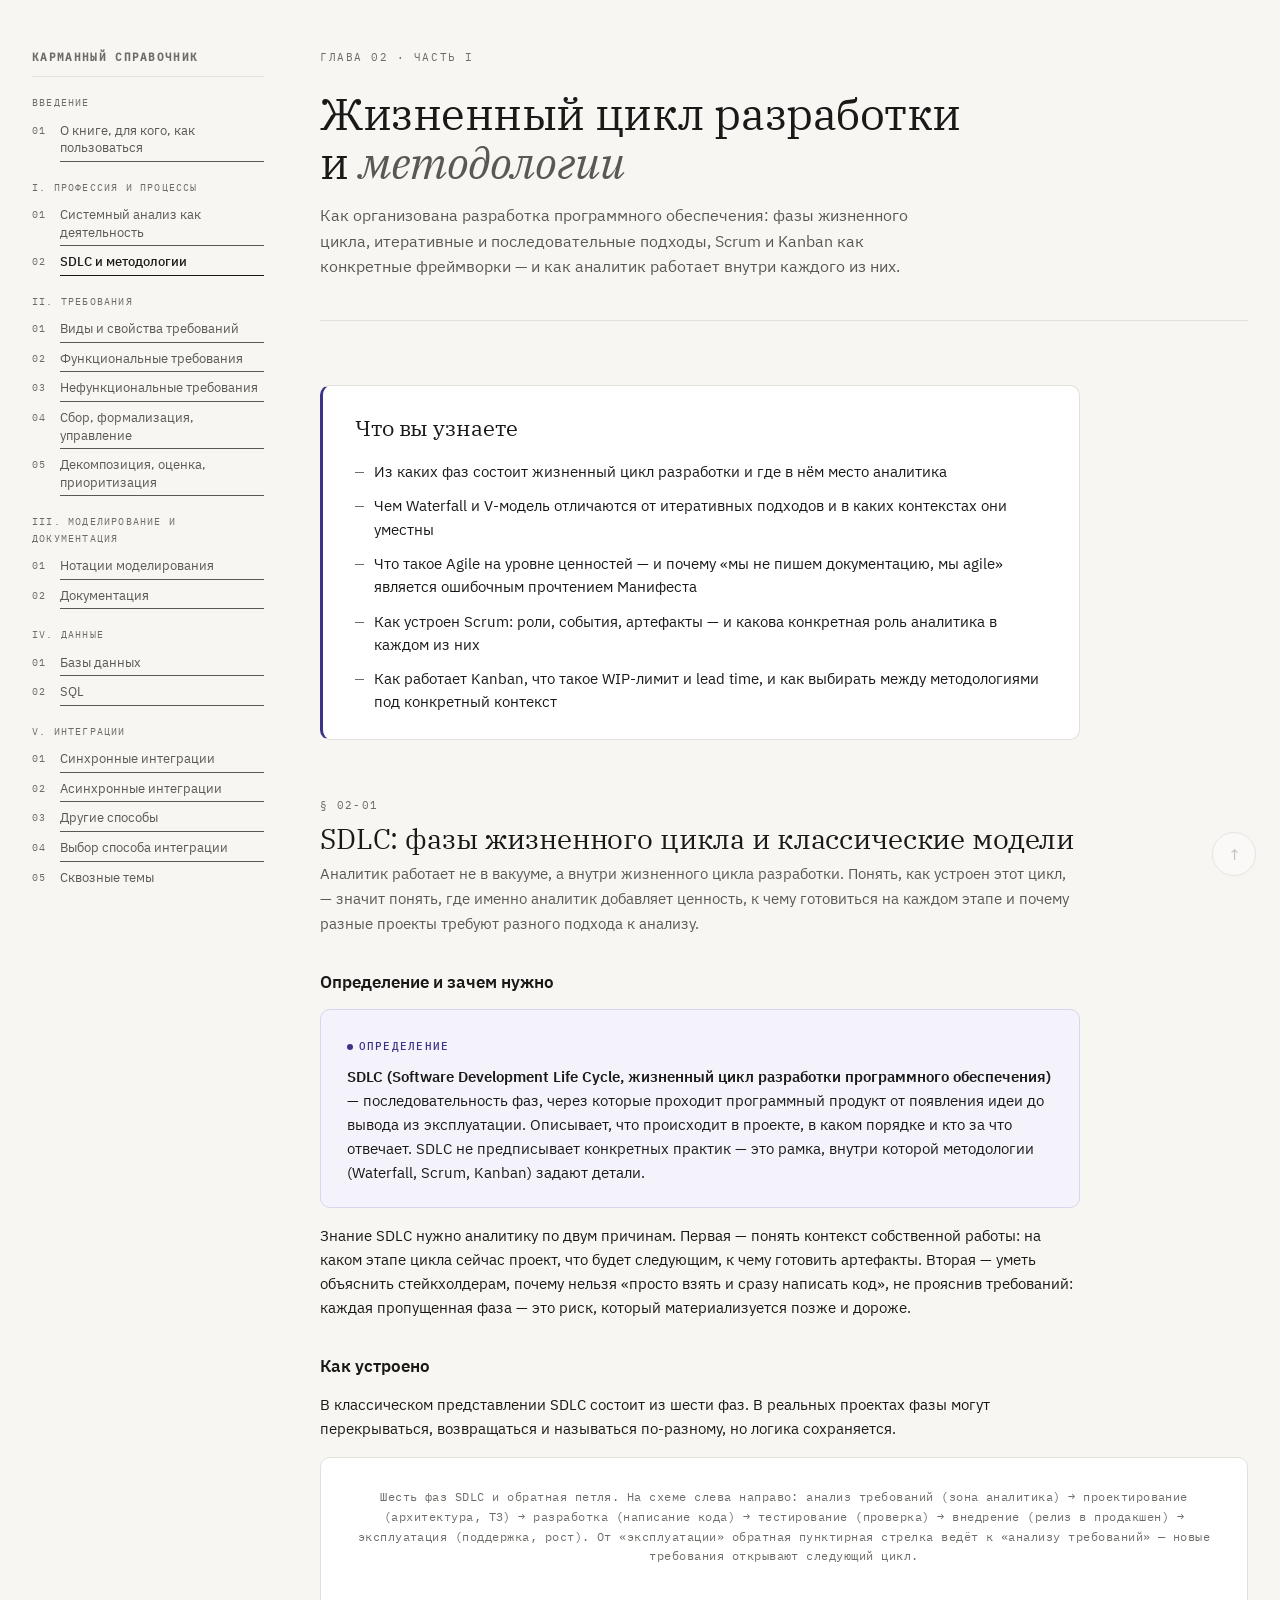
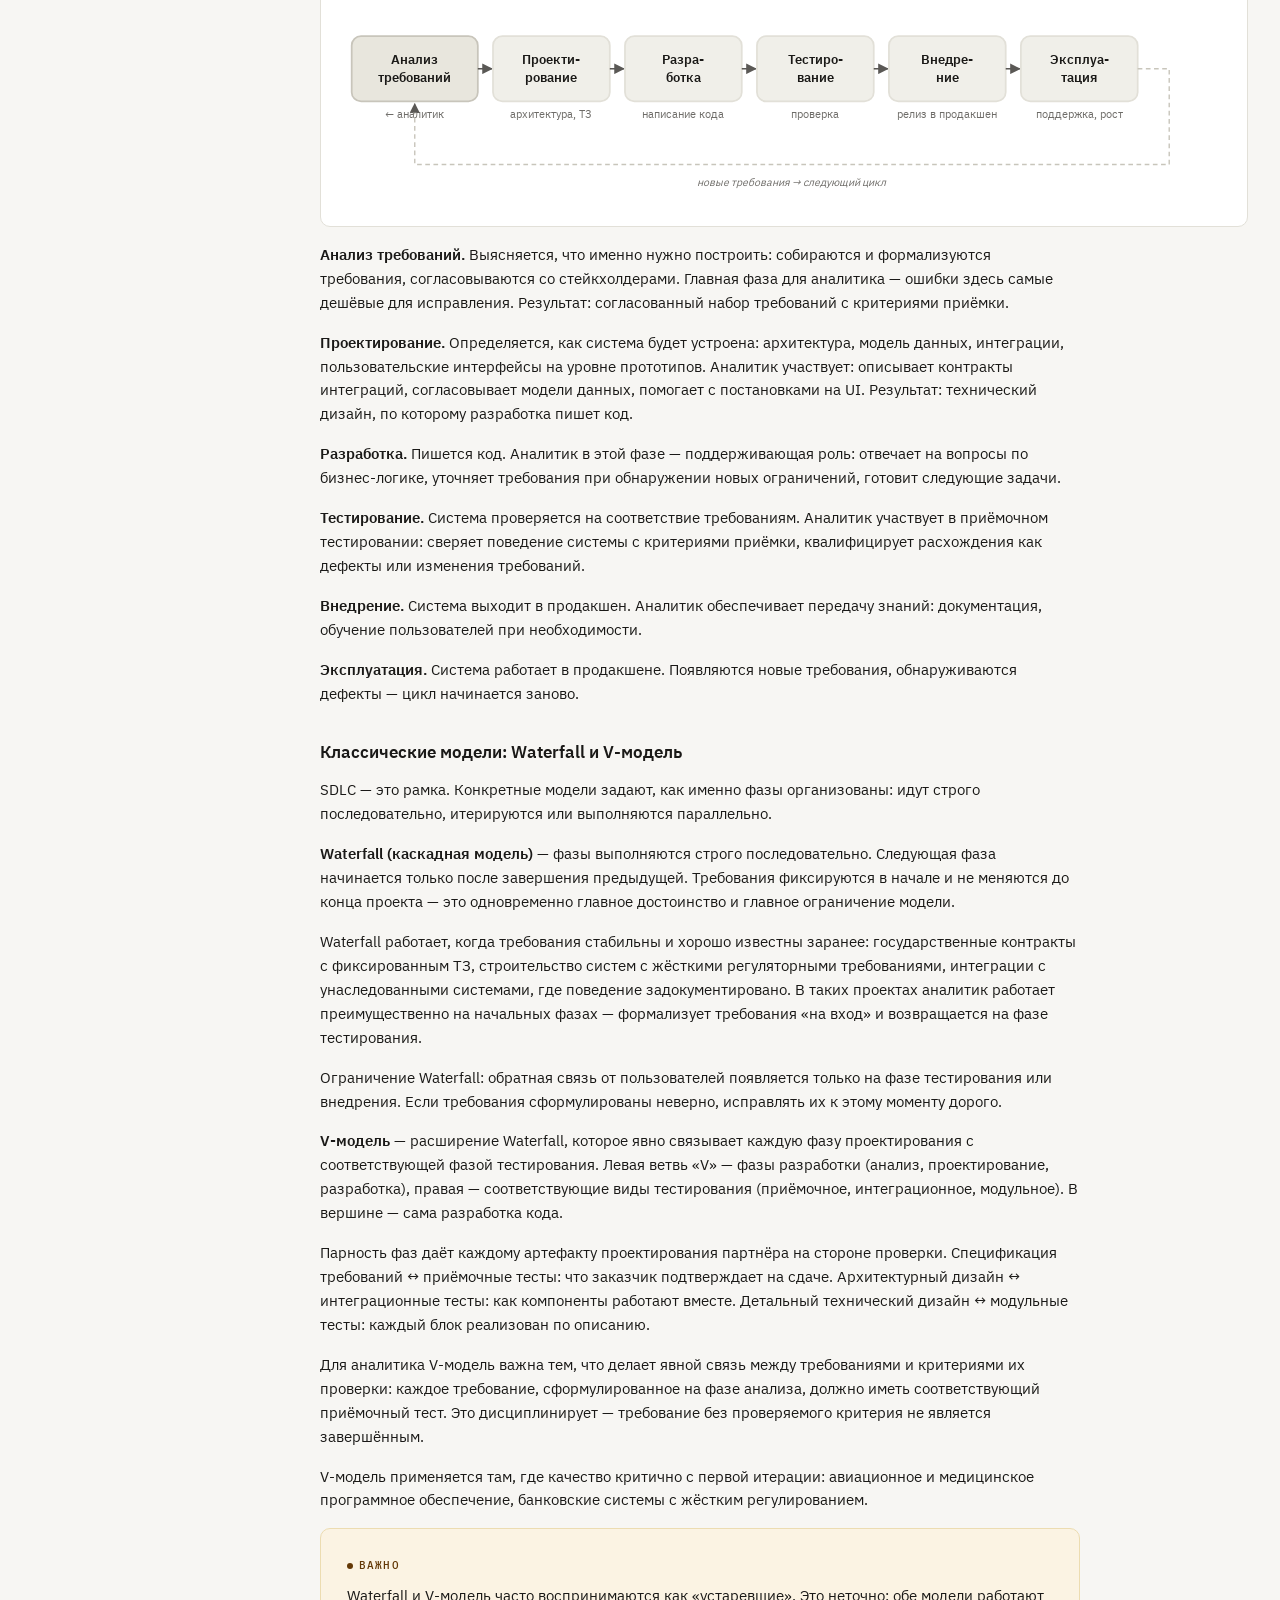
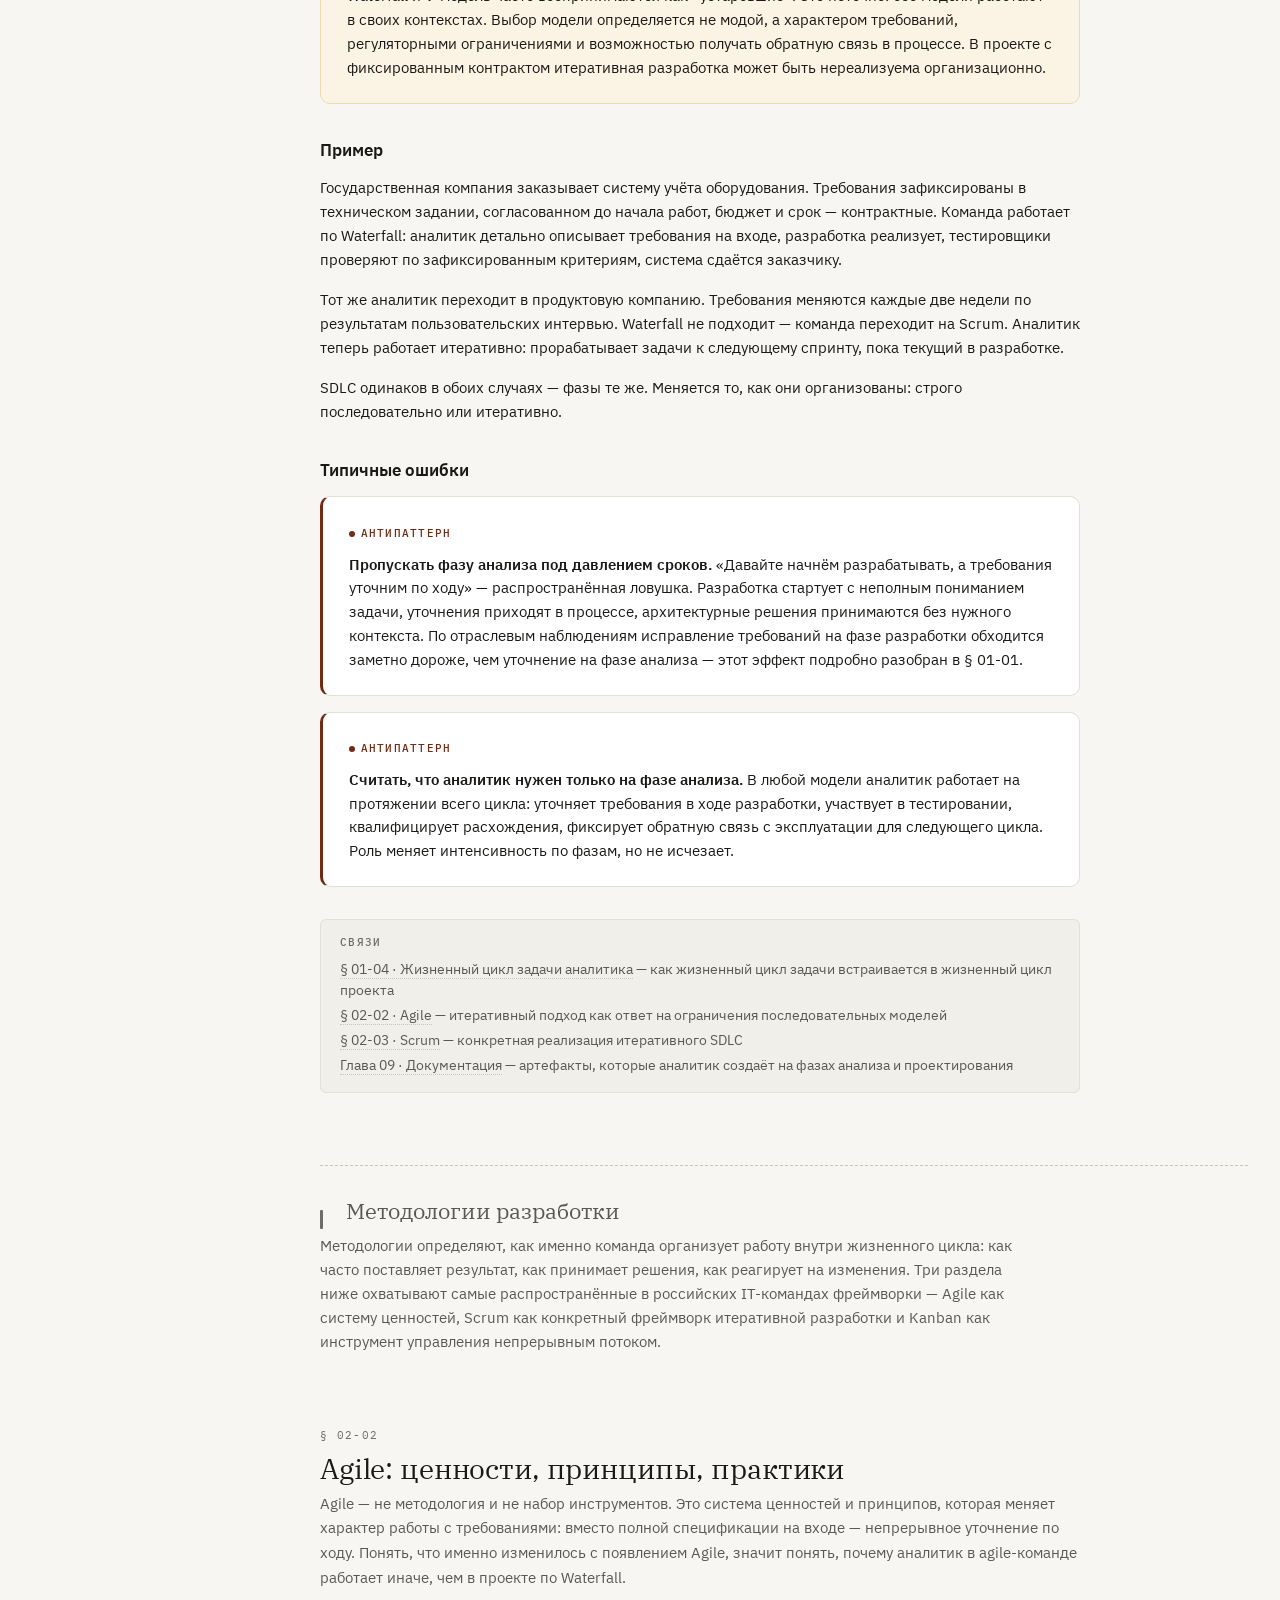
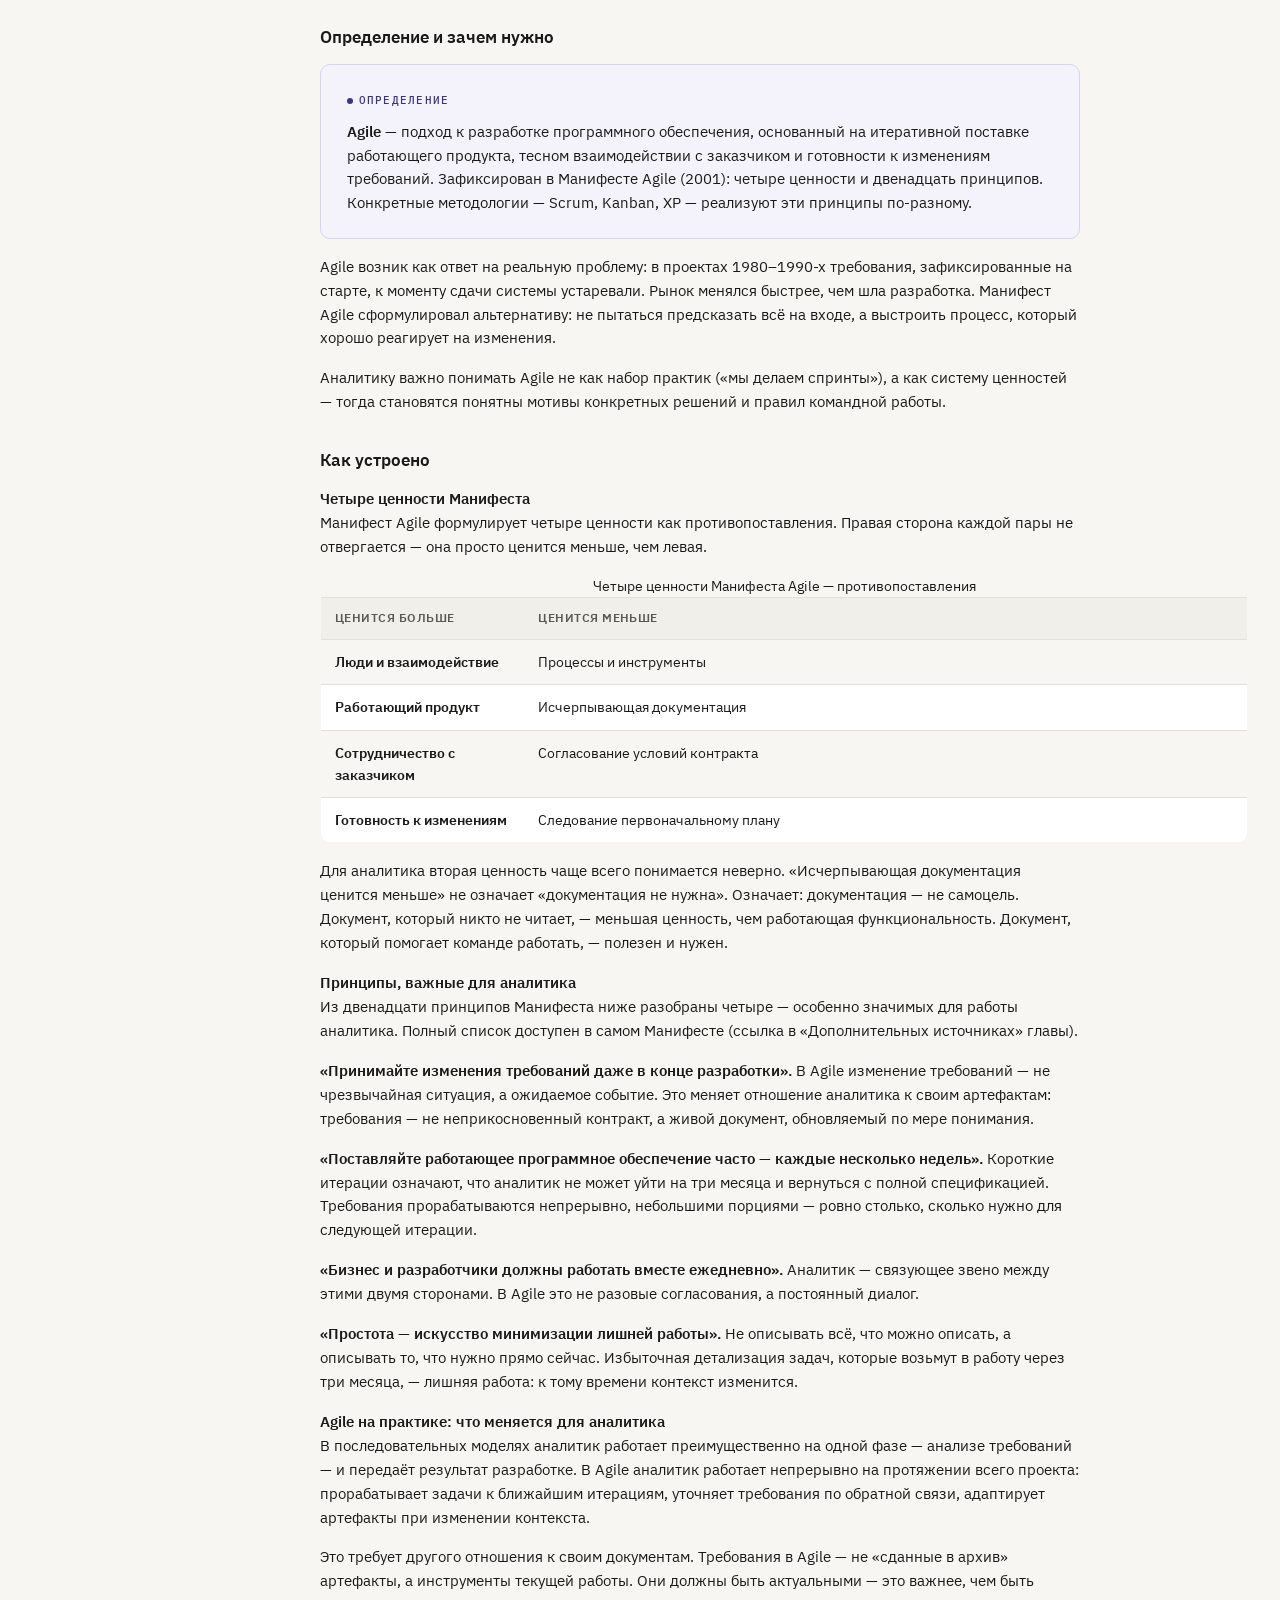
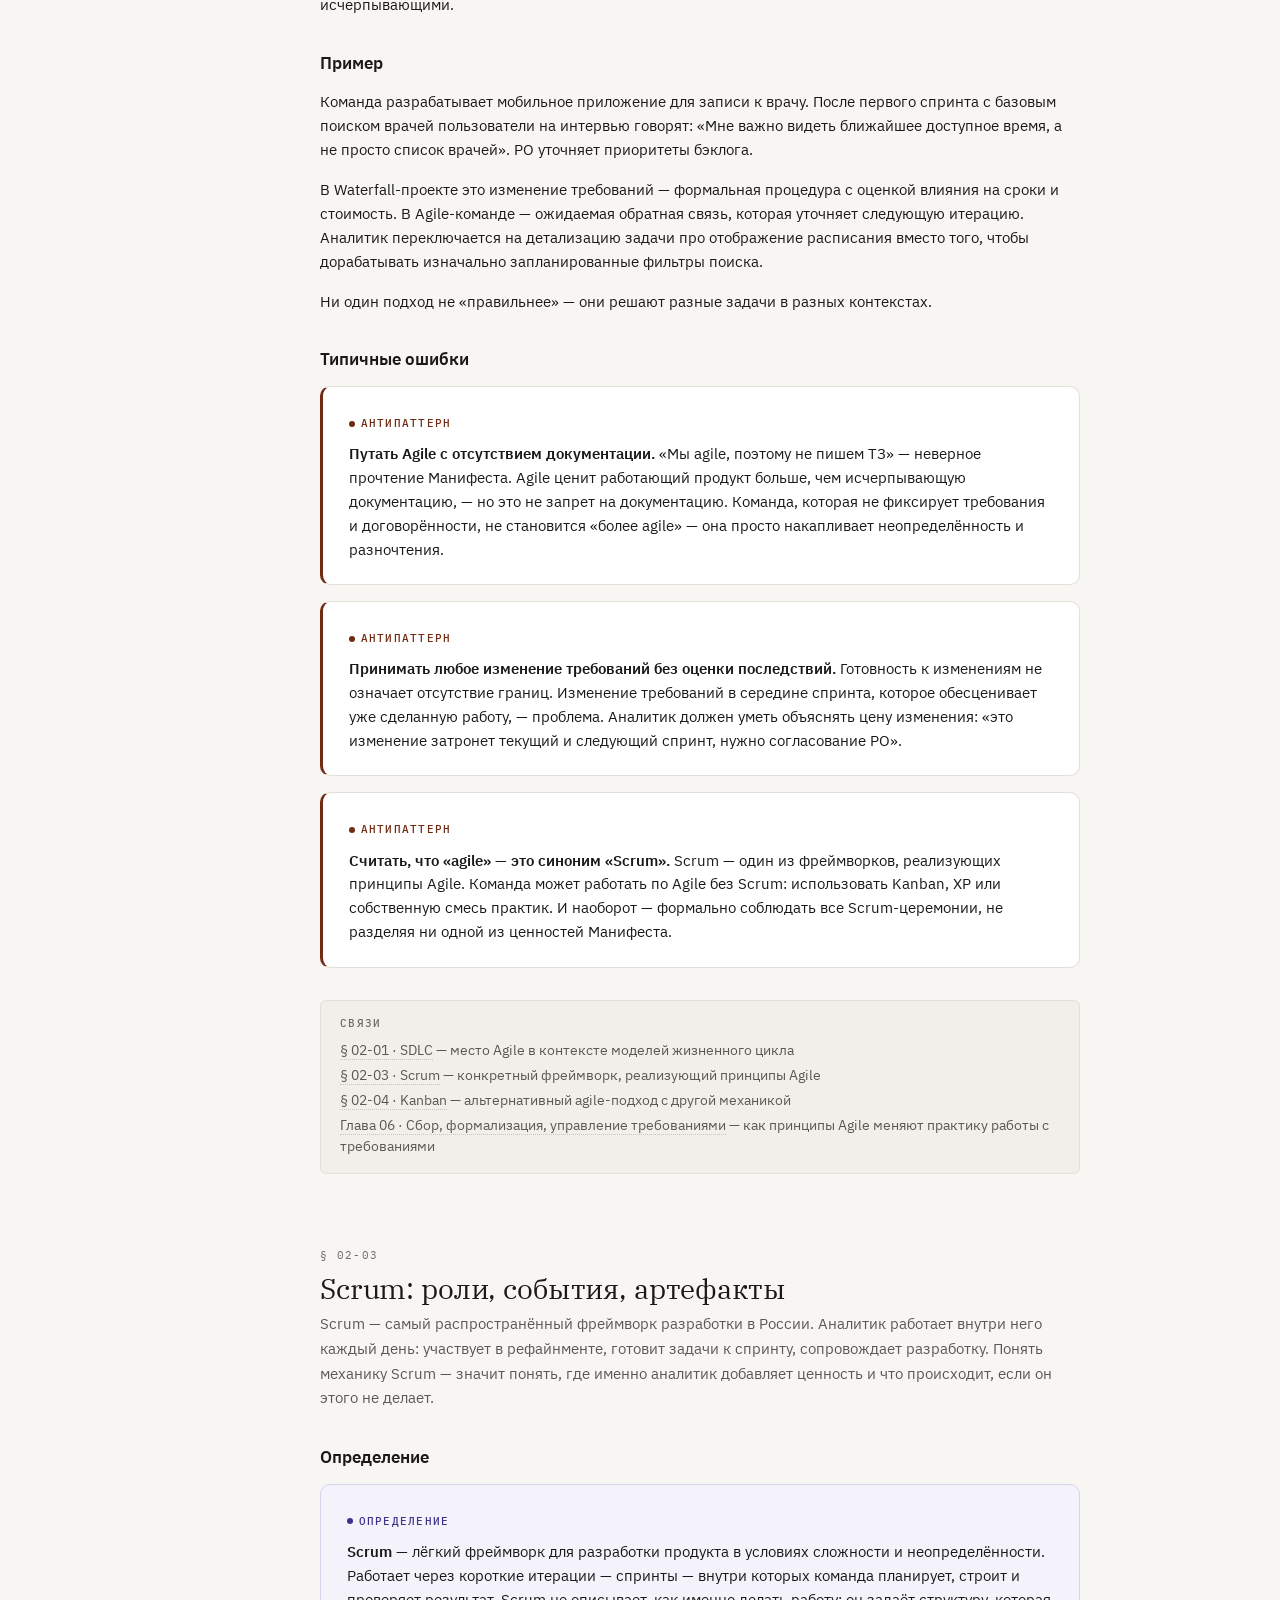
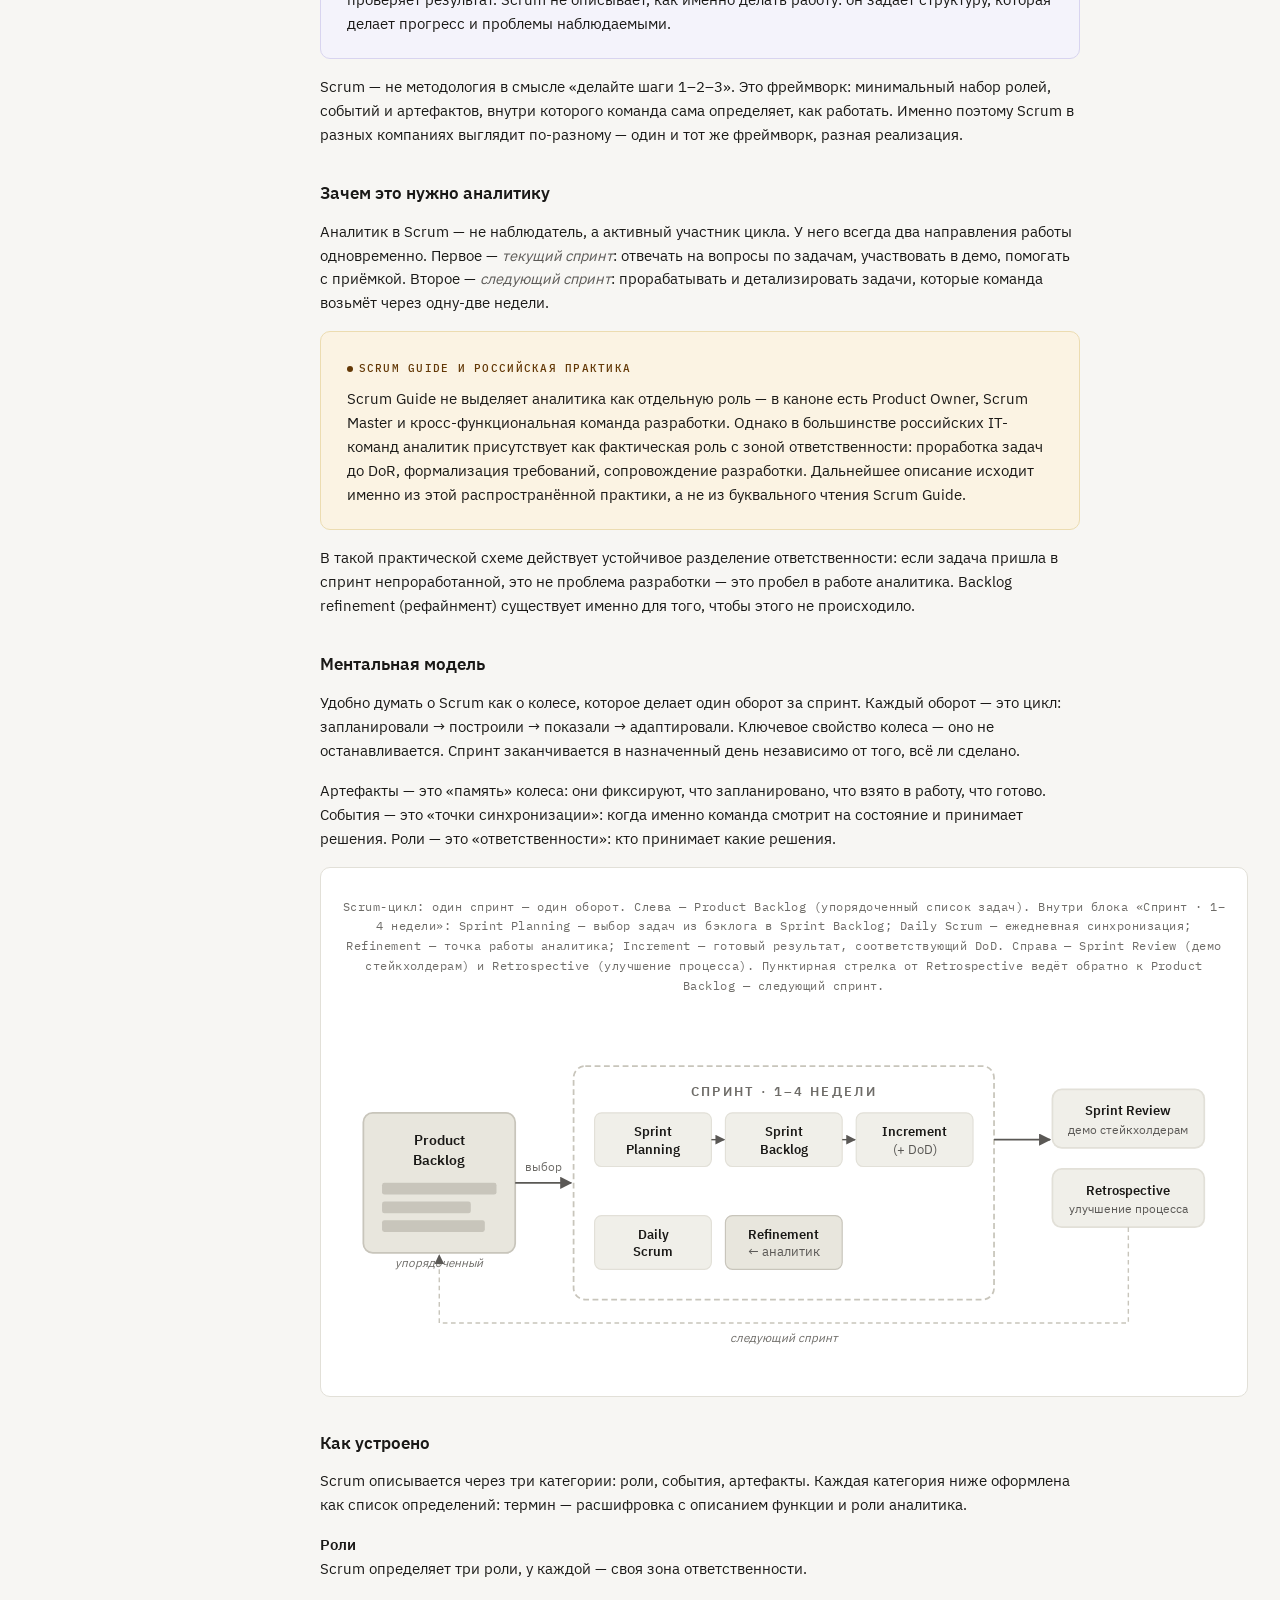
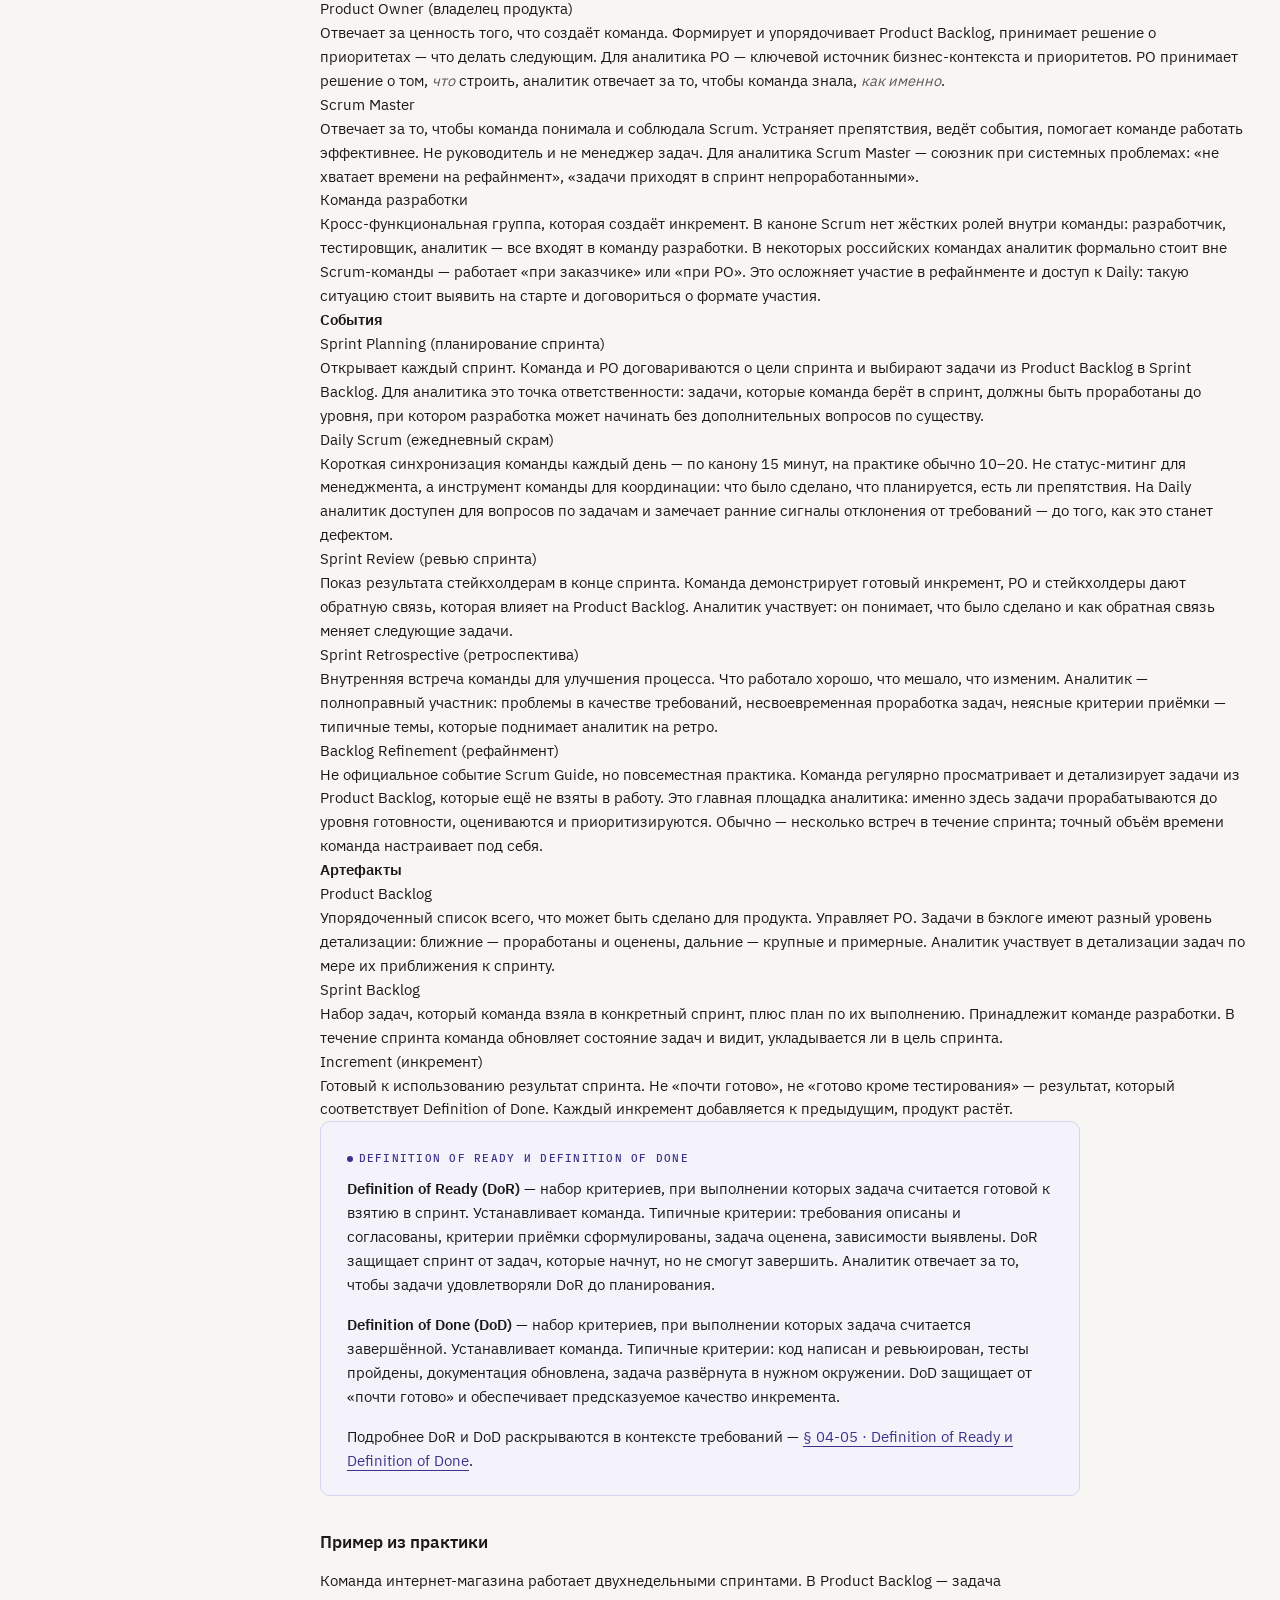
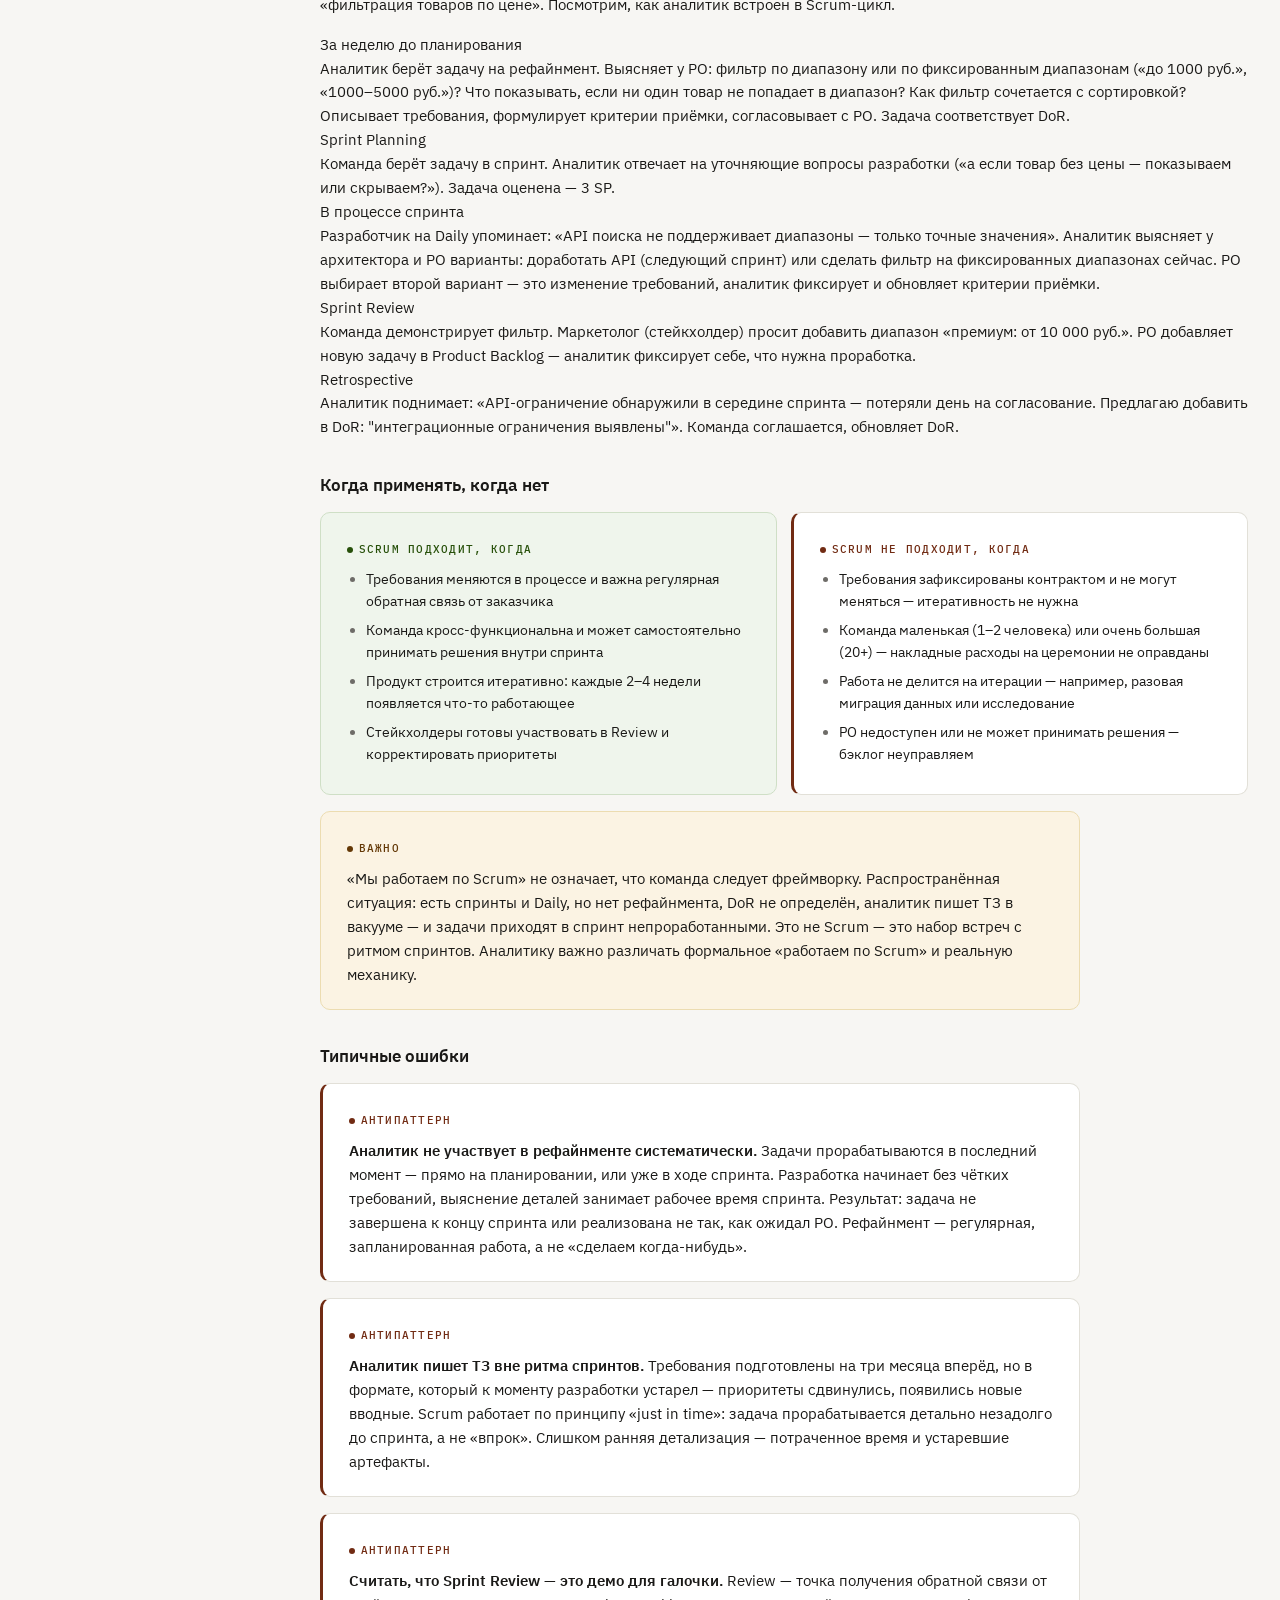
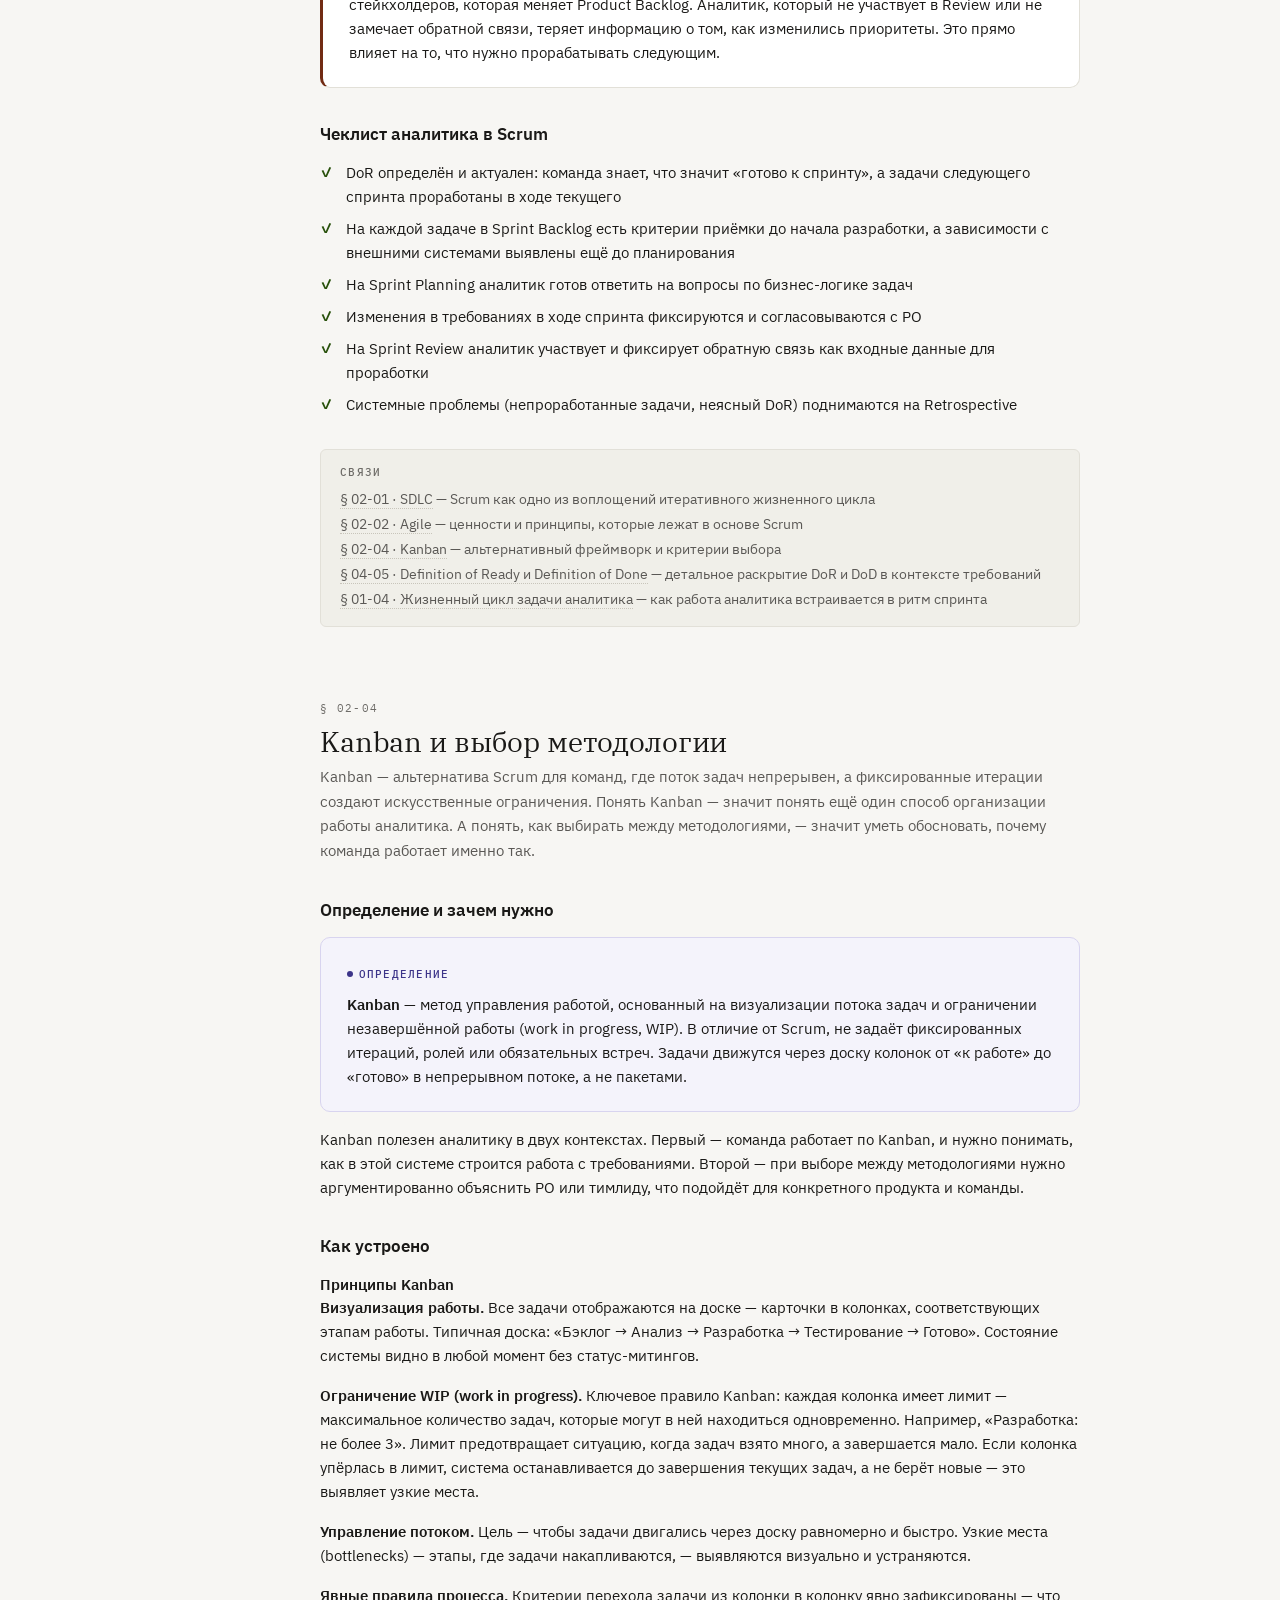
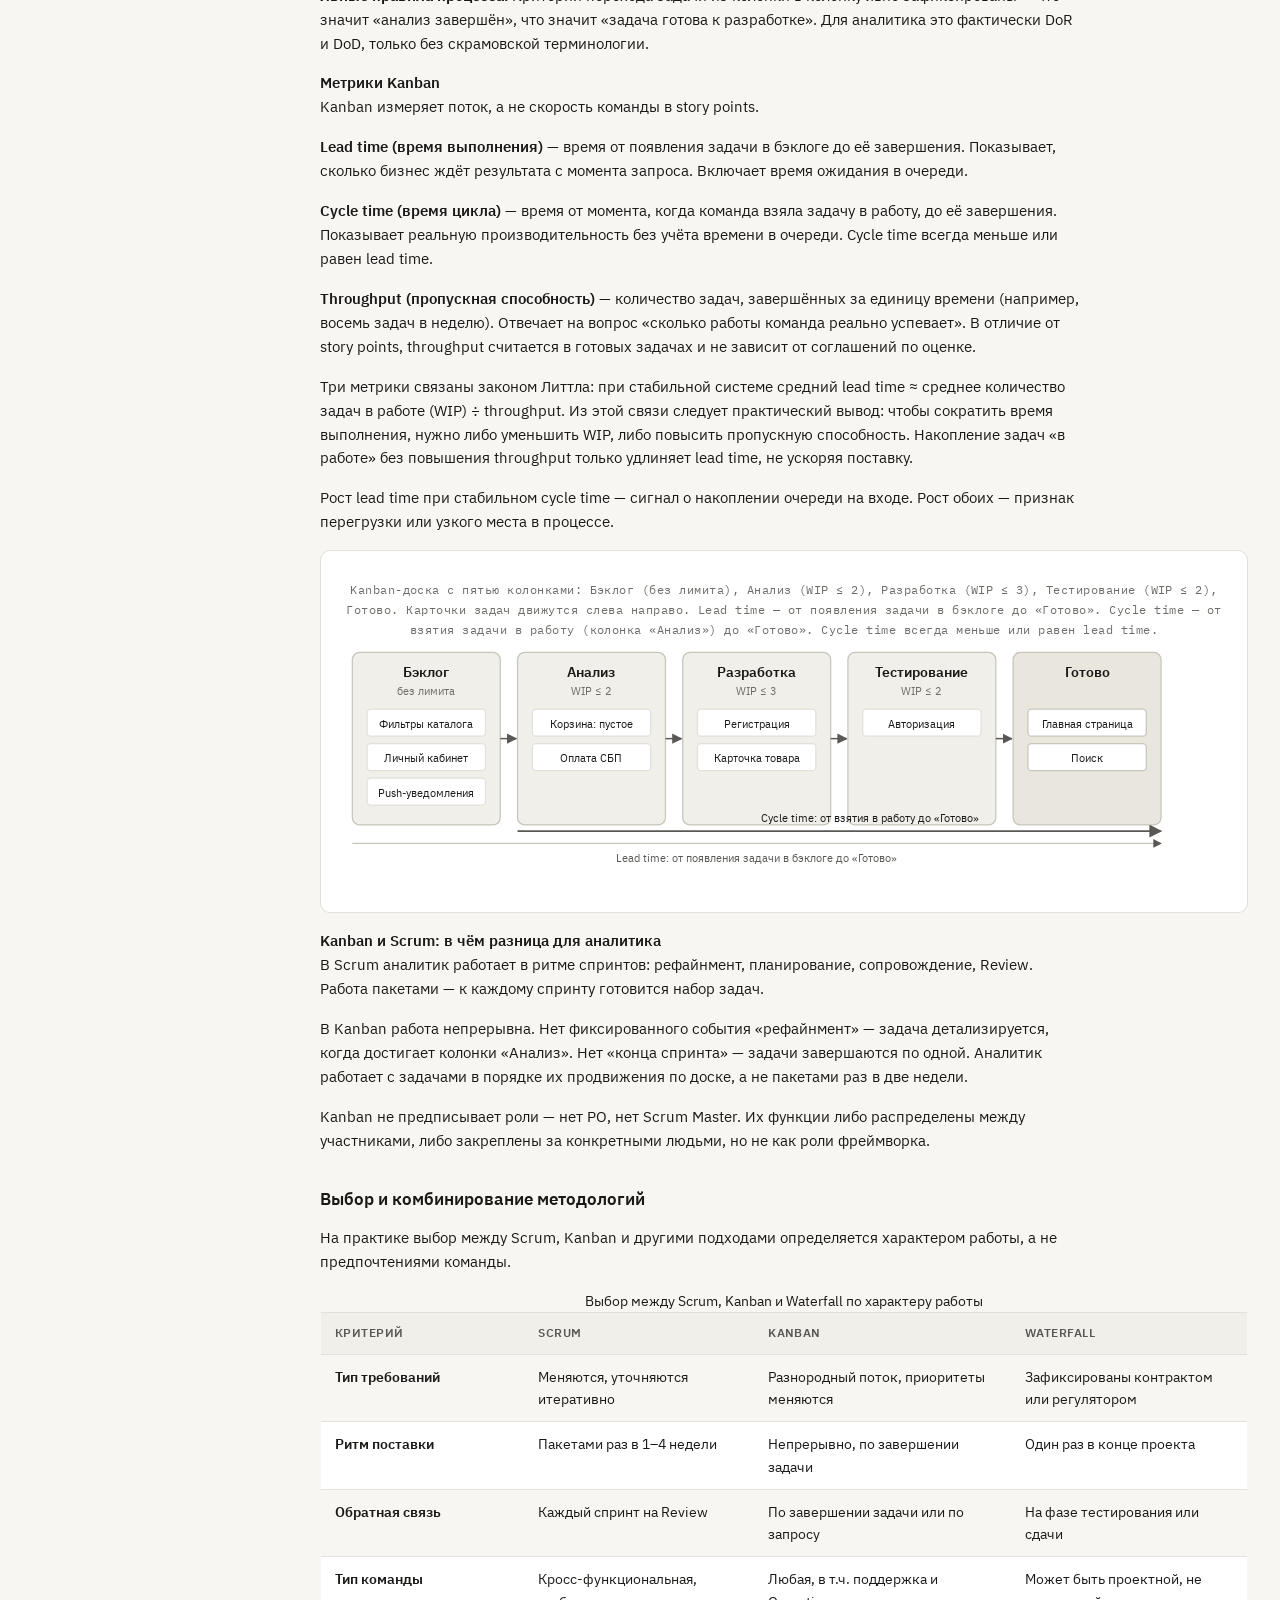
<file: chapters/02-sdlc.html>
<!DOCTYPE html>
<html lang="ru">
<head>
<meta charset="UTF-8">
<meta name="viewport" content="width=device-width, initial-scale=1.0">
<title>Глава 02 · SDLC и методологии — Системный анализ: карманный справочник</title>
<link rel="stylesheet" href="../styles.css">
</head>
<body id="top">

<div class="layout">

<!-- TOC-GLOBAL-INCLUDE -->
<aside class="toc-global" role="navigation" aria-label="Оглавление книги">
  <div class="toc-label">Карманный справочник</div>

  <div class="toc-part">Введение</div>
  <ol start="0">
    <li><a href="00-intro.html">О книге, для кого, как пользоваться</a></li>
  </ol>

  <div class="toc-part">I. Профессия и процессы</div>
  <ol>
    <li><a href="01-role.html">Системный анализ как деятельность</a></li>
    <li><a href="02-sdlc.html" class="is-current">SDLC и методологии</a></li>
  </ol>
  <div class="toc-part">II. Требования</div>
  <ol start="3">
    <li><a href="03-requirements-types.html">Виды и свойства требований</a></li>
    <li><a href="04-functional-requirements.html">Функциональные требования</a></li>
    <li><a href="05-nfr.html">Нефункциональные требования</a></li>
    <li><a href="06-requirements-management.html">Сбор, формализация, управление</a></li>
    <li><a href="07-decomposition.html">Декомпозиция, оценка, приоритизация</a></li>
  </ol>
  <div class="toc-part">III. Моделирование и документация</div>
  <ol start="8">
    <li><a href="08-notations.html">Нотации моделирования</a></li>
    <li><a href="09-documentation.html">Документация</a></li>
  </ol>
  <div class="toc-part">IV. Данные</div>
  <ol start="10">
    <li><a href="10-databases.html">Базы данных</a></li>
    <li><a href="11-sql.html">SQL</a></li>
  </ol>
  <div class="toc-part">V. Интеграции</div>
  <ol start="12">
    <li><a href="12-sync.html">Синхронные интеграции</a></li>
    <li><a href="13-async.html">Асинхронные интеграции</a></li>
    <li><a href="14-other.html">Другие способы</a></li>
    <li><a href="15-integration-choice.html">Выбор способа интеграции</a></li>
    <li><a href="16-cross-cutting.html">Сквозные темы</a></li>
  </ol>
  <div class="toc-part">VI. Архитектура</div>
  <ol start="17">
    <li><a href="17-arch-styles.html">Архитектурные стили</a></li>
    <li><a href="18-distributed.html">Распределённые системы</a></li>
  </ol>
  <div class="toc-part">VII. Безопасность</div>
  <ol start="19">
    <li><a href="19-security.html">Безопасность</a></li>
  </ol>
  <div class="toc-part">VIII. Интерфейс</div>
  <ol start="20">
    <li><a href="20-ui.html">Пользовательский интерфейс</a></li>
  </ol>

  <div class="toc-part">Приложение</div>
  <ol class="toc-appendix">
    <li><a href="../glossary.html">Глоссарий</a></li>
    <li><a href="../meta/editorial-standard.html">Редакционный стандарт</a></li>
  </ol>
</aside>
<!-- /TOC-GLOBAL-INCLUDE -->

<main>

<!-- CHAPTER-CONTENT-START -->
<article class="chapter" data-chapter="02">

<header class="chapter-header">
  <span class="chapter-num">Глава 02 · Часть I</span>
  <h1>Жизненный цикл разработки<br>и <em>методологии</em></h1>
  <p class="chapter-lede">
    Как организована разработка программного обеспечения: фазы жизненного цикла, итеративные и последовательные подходы, Scrum и Kanban как конкретные фреймворки — и как аналитик работает внутри каждого из них.
  </p>
</header>

<section class="chapter-learn">
  <h2 class="chapter-learn-title">Что вы узнаете</h2>
  <ul>
    <li>Из каких фаз состоит жизненный цикл разработки и где в нём место аналитика</li>
    <li>Чем Waterfall и V-модель отличаются от итеративных подходов и в каких контекстах они уместны</li>
    <li>Что такое Agile на уровне ценностей — и почему «мы не пишем документацию, мы agile» является ошибочным прочтением Манифеста</li>
    <li>Как устроен Scrum: роли, события, артефакты — и какова конкретная роль аналитика в каждом из них</li>
    <li>Как работает Kanban, что такое WIP-лимит и lead time, и как выбирать между методологиями под конкретный контекст</li>
  </ul>
</section>

<!-- ─── § 02-01 SDLC ─── -->

<section id="ch02-sdlc">
  <span class="section-num">§ 02-01</span>
  <h2>SDLC: фазы жизненного цикла и классические модели</h2>
  <p class="section-lede">
    Аналитик работает не в вакууме, а внутри жизненного цикла разработки. Понять, как устроен этот цикл, — значит понять, где именно аналитик добавляет ценность, к чему готовиться на каждом этапе и почему разные проекты требуют разного подхода к анализу.
  </p>

  <h3>Определение и зачем нужно</h3>

  <div class="card card--def">
    <div class="card-label">Определение</div>
    <p><strong>SDLC (Software Development Life Cycle, жизненный цикл разработки программного обеспечения)</strong> — последовательность фаз, через которые проходит программный продукт от появления идеи до вывода из эксплуатации. Описывает, что происходит в проекте, в каком порядке и кто за что отвечает. SDLC не предписывает конкретных практик — это рамка, внутри которой методологии (Waterfall, Scrum, Kanban) задают детали.</p>
  </div>

  <p>Знание SDLC нужно аналитику по двум причинам. Первая — понять контекст собственной работы: на каком этапе цикла сейчас проект, что будет следующим, к чему готовить артефакты. Вторая — уметь объяснить стейкхолдерам, почему нельзя «просто взять и сразу написать код», не прояснив требований: каждая пропущенная фаза — это риск, который материализуется позже и дороже.</p>

  <h3>Как устроено</h3>

  <p>В классическом представлении SDLC состоит из шести фаз. В реальных проектах фазы могут перекрываться, возвращаться и называться по-разному, но логика сохраняется.</p>

  <figure class="svg-frame" aria-labelledby="sdlc-fig-title">
    <figcaption id="sdlc-fig-title" class="caption">Шесть фаз SDLC и обратная петля. На схеме слева направо: анализ требований (зона аналитика) → проектирование (архитектура, ТЗ) → разработка (написание кода) → тестирование (проверка) → внедрение (релиз в продакшен) → эксплуатация (поддержка, рост). От «эксплуатации» обратная пунктирная стрелка ведёт к «анализу требований» — новые требования открывают следующий цикл.</figcaption>
    <svg viewBox="0 0 760 200" xmlns="http://www.w3.org/2000/svg" style="max-width:100%;height:auto;" role="img" aria-label="Шесть фаз SDLC от анализа требований до эксплуатации, со стрелками между фазами и обратной петлёй от эксплуатации к анализу">
      <defs>
        <marker id="sdlc_arr" viewBox="0 0 10 10" refX="9" refY="5" markerWidth="7" markerHeight="7" orient="auto">
          <path d="M0,0 L10,5 L0,10 Z" fill="#5a5855"/>
        </marker>
      </defs>

      <rect x="10"  y="60" width="108" height="56" rx="8" fill="#e8e6dd" stroke="#c8c5bb" stroke-width="1.5"/>
      <text x="64"  y="84"  text-anchor="middle" font-family="'IBM Plex Sans', sans-serif" font-size="11" font-weight="600" fill="#1a1917">Анализ</text>
      <text x="64"  y="99"  text-anchor="middle" font-family="'IBM Plex Sans', sans-serif" font-size="11" font-weight="600" fill="#1a1917">требований</text>
      <text x="64"  y="130" text-anchor="middle" font-family="'IBM Plex Sans', sans-serif" font-size="9"  fill="#6e6c68">← аналитик</text>

      <line x1="118" y1="88" x2="130" y2="88" stroke="#5a5855" stroke-width="1.3" marker-end="url(#sdlc_arr)"/>

      <rect x="131" y="60" width="100" height="56" rx="8" fill="#f0efe9" stroke="#e2e0d8" stroke-width="1.5"/>
      <text x="181" y="84"  text-anchor="middle" font-family="'IBM Plex Sans', sans-serif" font-size="11" font-weight="600" fill="#1a1917">Проекти-</text>
      <text x="181" y="99"  text-anchor="middle" font-family="'IBM Plex Sans', sans-serif" font-size="11" font-weight="600" fill="#1a1917">рование</text>
      <text x="181" y="130" text-anchor="middle" font-family="'IBM Plex Sans', sans-serif" font-size="9"  fill="#6e6c68">архитектура, ТЗ</text>

      <line x1="231" y1="88" x2="243" y2="88" stroke="#5a5855" stroke-width="1.3" marker-end="url(#sdlc_arr)"/>

      <rect x="244" y="60" width="100" height="56" rx="8" fill="#f0efe9" stroke="#e2e0d8" stroke-width="1.5"/>
      <text x="294" y="84"  text-anchor="middle" font-family="'IBM Plex Sans', sans-serif" font-size="11" font-weight="600" fill="#1a1917">Разра-</text>
      <text x="294" y="99"  text-anchor="middle" font-family="'IBM Plex Sans', sans-serif" font-size="11" font-weight="600" fill="#1a1917">ботка</text>
      <text x="294" y="130" text-anchor="middle" font-family="'IBM Plex Sans', sans-serif" font-size="9"  fill="#6e6c68">написание кода</text>

      <line x1="344" y1="88" x2="356" y2="88" stroke="#5a5855" stroke-width="1.3" marker-end="url(#sdlc_arr)"/>

      <rect x="357" y="60" width="100" height="56" rx="8" fill="#f0efe9" stroke="#e2e0d8" stroke-width="1.5"/>
      <text x="407" y="84"  text-anchor="middle" font-family="'IBM Plex Sans', sans-serif" font-size="11" font-weight="600" fill="#1a1917">Тестиро-</text>
      <text x="407" y="99"  text-anchor="middle" font-family="'IBM Plex Sans', sans-serif" font-size="11" font-weight="600" fill="#1a1917">вание</text>
      <text x="407" y="130" text-anchor="middle" font-family="'IBM Plex Sans', sans-serif" font-size="9"  fill="#6e6c68">проверка</text>

      <line x1="457" y1="88" x2="469" y2="88" stroke="#5a5855" stroke-width="1.3" marker-end="url(#sdlc_arr)"/>

      <rect x="470" y="60" width="100" height="56" rx="8" fill="#f0efe9" stroke="#e2e0d8" stroke-width="1.5"/>
      <text x="520" y="84"  text-anchor="middle" font-family="'IBM Plex Sans', sans-serif" font-size="11" font-weight="600" fill="#1a1917">Внедре-</text>
      <text x="520" y="99"  text-anchor="middle" font-family="'IBM Plex Sans', sans-serif" font-size="11" font-weight="600" fill="#1a1917">ние</text>
      <text x="520" y="130" text-anchor="middle" font-family="'IBM Plex Sans', sans-serif" font-size="9"  fill="#6e6c68">релиз в продакшен</text>

      <line x1="570" y1="88" x2="582" y2="88" stroke="#5a5855" stroke-width="1.3" marker-end="url(#sdlc_arr)"/>

      <rect x="583" y="60" width="100" height="56" rx="8" fill="#f0efe9" stroke="#e2e0d8" stroke-width="1.5"/>
      <text x="633" y="84"  text-anchor="middle" font-family="'IBM Plex Sans', sans-serif" font-size="11" font-weight="600" fill="#1a1917">Эксплуа-</text>
      <text x="633" y="99"  text-anchor="middle" font-family="'IBM Plex Sans', sans-serif" font-size="11" font-weight="600" fill="#1a1917">тация</text>
      <text x="633" y="130" text-anchor="middle" font-family="'IBM Plex Sans', sans-serif" font-size="9"  fill="#6e6c68">поддержка, рост</text>

      <path d="M 683 88 L 710 88 L 710 170 L 64 170 L 64 118" fill="none" stroke="#c8c5bb" stroke-width="1.2" stroke-dasharray="4,3" marker-end="url(#sdlc_arr)"/>
      <text x="387" y="188" text-anchor="middle" font-family="'IBM Plex Sans', sans-serif" font-size="9" fill="#6e6c68" font-style="italic">новые требования → следующий цикл</text>
    </svg>
  </figure>

  <p><strong>Анализ требований.</strong> Выясняется, что именно нужно построить: собираются и формализуются требования, согласовываются со стейкхолдерами. Главная фаза для аналитика — ошибки здесь самые дешёвые для исправления. Результат: согласованный набор требований с критериями приёмки.</p>

  <p><strong>Проектирование.</strong> Определяется, как система будет устроена: архитектура, модель данных, интеграции, пользовательские интерфейсы на уровне прототипов. Аналитик участвует: описывает контракты интеграций, согласовывает модели данных, помогает с постановками на UI. Результат: технический дизайн, по которому разработка пишет код.</p>

  <p><strong>Разработка.</strong> Пишется код. Аналитик в этой фазе — поддерживающая роль: отвечает на вопросы по бизнес-логике, уточняет требования при обнаружении новых ограничений, готовит следующие задачи.</p>

  <p><strong>Тестирование.</strong> Система проверяется на соответствие требованиям. Аналитик участвует в приёмочном тестировании: сверяет поведение системы с критериями приёмки, квалифицирует расхождения как дефекты или изменения требований.</p>

  <p><strong>Внедрение.</strong> Система выходит в продакшен. Аналитик обеспечивает передачу знаний: документация, обучение пользователей при необходимости.</p>

  <p><strong>Эксплуатация.</strong> Система работает в продакшене. Появляются новые требования, обнаруживаются дефекты — цикл начинается заново.</p>

  <h3>Классические модели: Waterfall и V-модель</h3>

  <p>SDLC — это рамка. Конкретные модели задают, как именно фазы организованы: идут строго последовательно, итерируются или выполняются параллельно.</p>

  <p><strong>Waterfall (каскадная модель)</strong> — фазы выполняются строго последовательно. Следующая фаза начинается только после завершения предыдущей. Требования фиксируются в начале и не меняются до конца проекта — это одновременно главное достоинство и главное ограничение модели.</p>

  <p>Waterfall работает, когда требования стабильны и хорошо известны заранее: государственные контракты с фиксированным ТЗ, строительство систем с жёсткими регуляторными требованиями, интеграции с унаследованными системами, где поведение задокументировано. В таких проектах аналитик работает преимущественно на начальных фазах — формализует требования «на вход» и возвращается на фазе тестирования.</p>

  <p>Ограничение Waterfall: обратная связь от пользователей появляется только на фазе тестирования или внедрения. Если требования сформулированы неверно, исправлять их к этому моменту дорого.</p>

  <p><strong>V-модель</strong> — расширение Waterfall, которое явно связывает каждую фазу проектирования с соответствующей фазой тестирования. Левая ветвь «V» — фазы разработки (анализ, проектирование, разработка), правая — соответствующие виды тестирования (приёмочное, интеграционное, модульное). В вершине — сама разработка кода.</p>

  <p>Парность фаз даёт каждому артефакту проектирования партнёра на стороне проверки. Спецификация требований ↔ приёмочные тесты: что заказчик подтверждает на сдаче. Архитектурный дизайн ↔ интеграционные тесты: как компоненты работают вместе. Детальный технический дизайн ↔ модульные тесты: каждый блок реализован по описанию.</p>

  <p>Для аналитика V-модель важна тем, что делает явной связь между требованиями и критериями их проверки: каждое требование, сформулированное на фазе анализа, должно иметь соответствующий приёмочный тест. Это дисциплинирует — требование без проверяемого критерия не является завершённым.</p>

  <p>V-модель применяется там, где качество критично с первой итерации: авиационное и медицинское программное обеспечение, банковские системы с жёстким регулированием.</p>

  <div class="card card--warn">
    <div class="card-label">Важно</div>
    <p>Waterfall и V-модель часто воспринимаются как «устаревшие». Это неточно: обе модели работают в своих контекстах. Выбор модели определяется не модой, а характером требований, регуляторными ограничениями и возможностью получать обратную связь в процессе. В проекте с фиксированным контрактом итеративная разработка может быть нереализуема организационно.</p>
  </div>

  <h3>Пример</h3>

  <p>Государственная компания заказывает систему учёта оборудования. Требования зафиксированы в техническом задании, согласованном до начала работ, бюджет и срок — контрактные. Команда работает по Waterfall: аналитик детально описывает требования на входе, разработка реализует, тестировщики проверяют по зафиксированным критериям, система сдаётся заказчику.</p>

  <p>Тот же аналитик переходит в продуктовую компанию. Требования меняются каждые две недели по результатам пользовательских интервью. Waterfall не подходит — команда переходит на Scrum. Аналитик теперь работает итеративно: прорабатывает задачи к следующему спринту, пока текущий в разработке.</p>

  <p>SDLC одинаков в обоих случаях — фазы те же. Меняется то, как они организованы: строго последовательно или итеративно.</p>

  <h3>Типичные ошибки</h3>

  <div class="card card--dont">
    <div class="card-label">Антипаттерн</div>
    <p><strong>Пропускать фазу анализа под давлением сроков.</strong> «Давайте начнём разрабатывать, а требования уточним по ходу» — распространённая ловушка. Разработка стартует с неполным пониманием задачи, уточнения приходят в процессе, архитектурные решения принимаются без нужного контекста. По отраслевым наблюдениям исправление требований на фазе разработки обходится заметно дороже, чем уточнение на фазе анализа — этот эффект подробно разобран в § 01-01.</p>
  </div>

  <div class="card card--dont">
    <div class="card-label">Антипаттерн</div>
    <p><strong>Считать, что аналитик нужен только на фазе анализа.</strong> В любой модели аналитик работает на протяжении всего цикла: уточняет требования в ходе разработки, участвует в тестировании, квалифицирует расхождения, фиксирует обратную связь с эксплуатации для следующего цикла. Роль меняет интенсивность по фазам, но не исчезает.</p>
  </div>

  <div class="topic-links">
    <span class="topic-links-label">Связи</span>
    <ul>
      <li><a href="01-role.html#ch01-task-lifecycle">§ 01-04 · Жизненный цикл задачи аналитика</a> — как жизненный цикл задачи встраивается в жизненный цикл проекта</li>
      <li><a href="#ch02-agile">§ 02-02 · Agile</a> — итеративный подход как ответ на ограничения последовательных моделей</li>
      <li><a href="#ch02-scrum">§ 02-03 · Scrum</a> — конкретная реализация итеративного SDLC</li>
      <li><a href="09-documentation.html">Глава 09 · Документация</a> — артефакты, которые аналитик создаёт на фазах анализа и проектирования</li>
    </ul>
  </div>
</section>

<!-- ─── ПОДРАЗДЕЛ: МЕТОДОЛОГИИ ─── -->

<section id="ch02-sub-methodologies">
  <h2>Методологии разработки</h2>
  <p>Методологии определяют, как именно команда организует работу внутри жизненного цикла: как часто поставляет результат, как принимает решения, как реагирует на изменения. Три раздела ниже охватывают самые распространённые в российских IT-командах фреймворки — Agile как систему ценностей, Scrum как конкретный фреймворк итеративной разработки и Kanban как инструмент управления непрерывным потоком.</p>
</section>

<!-- ─── § 02-02 Agile ─── -->

<section id="ch02-agile">
  <span class="section-num">§ 02-02</span>
  <h2>Agile: ценности, принципы, практики</h2>
  <p class="section-lede">
    Agile — не методология и не набор инструментов. Это система ценностей и принципов, которая меняет характер работы с требованиями: вместо полной спецификации на входе — непрерывное уточнение по ходу. Понять, что именно изменилось с появлением Agile, значит понять, почему аналитик в agile-команде работает иначе, чем в проекте по Waterfall.
  </p>

  <h3>Определение и зачем нужно</h3>

  <div class="card card--def">
    <div class="card-label">Определение</div>
    <p><strong>Agile</strong> — подход к разработке программного обеспечения, основанный на итеративной поставке работающего продукта, тесном взаимодействии с заказчиком и готовности к изменениям требований. Зафиксирован в Манифесте Agile (2001): четыре ценности и двенадцать принципов. Конкретные методологии — Scrum, Kanban, XP — реализуют эти принципы по-разному.</p>
  </div>

  <p>Agile возник как ответ на реальную проблему: в проектах 1980–1990-х требования, зафиксированные на старте, к моменту сдачи системы устаревали. Рынок менялся быстрее, чем шла разработка. Манифест Agile сформулировал альтернативу: не пытаться предсказать всё на входе, а выстроить процесс, который хорошо реагирует на изменения.</p>

  <p>Аналитику важно понимать Agile не как набор практик («мы делаем спринты»), а как систему ценностей — тогда становятся понятны мотивы конкретных решений и правил командной работы.</p>

  <h3>Как устроено</h3>

  <h4>Четыре ценности Манифеста</h4>

  <p>Манифест Agile формулирует четыре ценности как противопоставления. Правая сторона каждой пары не отвергается — она просто ценится меньше, чем левая.</p>

  <table class="compare">
    <caption>Четыре ценности Манифеста Agile — противопоставления</caption>
    <thead>
      <tr>
        <th scope="col">Ценится больше</th>
        <th scope="col">Ценится меньше</th>
      </tr>
    </thead>
    <tbody>
      <tr>
        <td scope="row"><strong>Люди и взаимодействие</strong></td>
        <td>Процессы и инструменты</td>
      </tr>
      <tr>
        <td scope="row"><strong>Работающий продукт</strong></td>
        <td>Исчерпывающая документация</td>
      </tr>
      <tr>
        <td scope="row"><strong>Сотрудничество с заказчиком</strong></td>
        <td>Согласование условий контракта</td>
      </tr>
      <tr>
        <td scope="row"><strong>Готовность к изменениям</strong></td>
        <td>Следование первоначальному плану</td>
      </tr>
    </tbody>
  </table>

  <p>Для аналитика вторая ценность чаще всего понимается неверно. «Исчерпывающая документация ценится меньше» не означает «документация не нужна». Означает: документация — не самоцель. Документ, который никто не читает, — меньшая ценность, чем работающая функциональность. Документ, который помогает команде работать, — полезен и нужен.</p>

  <h4>Принципы, важные для аналитика</h4>

  <p>Из двенадцати принципов Манифеста ниже разобраны четыре — особенно значимых для работы аналитика. Полный список доступен в самом Манифесте (ссылка в «Дополнительных источниках» главы).</p>

  <p><strong>«Принимайте изменения требований даже в конце разработки».</strong> В Agile изменение требований — не чрезвычайная ситуация, а ожидаемое событие. Это меняет отношение аналитика к своим артефактам: требования — не неприкосновенный контракт, а живой документ, обновляемый по мере понимания.</p>

  <p><strong>«Поставляйте работающее программное обеспечение часто — каждые несколько недель».</strong> Короткие итерации означают, что аналитик не может уйти на три месяца и вернуться с полной спецификацией. Требования прорабатываются непрерывно, небольшими порциями — ровно столько, сколько нужно для следующей итерации.</p>

  <p><strong>«Бизнес и разработчики должны работать вместе ежедневно».</strong> Аналитик — связующее звено между этими двумя сторонами. В Agile это не разовые согласования, а постоянный диалог.</p>

  <p><strong>«Простота — искусство минимизации лишней работы».</strong> Не описывать всё, что можно описать, а описывать то, что нужно прямо сейчас. Избыточная детализация задач, которые возьмут в работу через три месяца, — лишняя работа: к тому времени контекст изменится.</p>

  <h4>Agile на практике: что меняется для аналитика</h4>

  <p>В последовательных моделях аналитик работает преимущественно на одной фазе — анализе требований — и передаёт результат разработке. В Agile аналитик работает непрерывно на протяжении всего проекта: прорабатывает задачи к ближайшим итерациям, уточняет требования по обратной связи, адаптирует артефакты при изменении контекста.</p>

  <p>Это требует другого отношения к своим документам. Требования в Agile — не «сданные в архив» артефакты, а инструменты текущей работы. Они должны быть актуальными — это важнее, чем быть исчерпывающими.</p>

  <h3>Пример</h3>

  <p>Команда разрабатывает мобильное приложение для записи к врачу. После первого спринта с базовым поиском врачей пользователи на интервью говорят: «Мне важно видеть ближайшее доступное время, а не просто список врачей». PO уточняет приоритеты бэклога.</p>

  <p>В Waterfall-проекте это изменение требований — формальная процедура с оценкой влияния на сроки и стоимость. В Agile-команде — ожидаемая обратная связь, которая уточняет следующую итерацию. Аналитик переключается на детализацию задачи про отображение расписания вместо того, чтобы дорабатывать изначально запланированные фильтры поиска.</p>

  <p>Ни один подход не «правильнее» — они решают разные задачи в разных контекстах.</p>

  <h3>Типичные ошибки</h3>

  <div class="card card--dont">
    <div class="card-label">Антипаттерн</div>
    <p><strong>Путать Agile с отсутствием документации.</strong> «Мы agile, поэтому не пишем ТЗ» — неверное прочтение Манифеста. Agile ценит работающий продукт больше, чем исчерпывающую документацию, — но это не запрет на документацию. Команда, которая не фиксирует требования и договорённости, не становится «более agile» — она просто накапливает неопределённость и разночтения.</p>
  </div>

  <div class="card card--dont">
    <div class="card-label">Антипаттерн</div>
    <p><strong>Принимать любое изменение требований без оценки последствий.</strong> Готовность к изменениям не означает отсутствие границ. Изменение требований в середине спринта, которое обесценивает уже сделанную работу, — проблема. Аналитик должен уметь объяснять цену изменения: «это изменение затронет текущий и следующий спринт, нужно согласование PO».</p>
  </div>

  <div class="card card--dont">
    <div class="card-label">Антипаттерн</div>
    <p><strong>Считать, что «agile» — это синоним «Scrum».</strong> Scrum — один из фреймворков, реализующих принципы Agile. Команда может работать по Agile без Scrum: использовать Kanban, XP или собственную смесь практик. И наоборот — формально соблюдать все Scrum-церемонии, не разделяя ни одной из ценностей Манифеста.</p>
  </div>

  <div class="topic-links">
    <span class="topic-links-label">Связи</span>
    <ul>
      <li><a href="#ch02-sdlc">§ 02-01 · SDLC</a> — место Agile в контексте моделей жизненного цикла</li>
      <li><a href="#ch02-scrum">§ 02-03 · Scrum</a> — конкретный фреймворк, реализующий принципы Agile</li>
      <li><a href="#ch02-kanban">§ 02-04 · Kanban</a> — альтернативный agile-подход с другой механикой</li>
      <li><a href="06-requirements-management.html">Глава 06 · Сбор, формализация, управление требованиями</a> — как принципы Agile меняют практику работы с требованиями</li>
    </ul>
  </div>
</section>

<!-- ─── § 02-03 Scrum ─── -->

<section id="ch02-scrum">
  <span class="section-num">§ 02-03</span>
  <h2>Scrum: роли, события, артефакты</h2>
  <p class="section-lede">
    Scrum — самый распространённый фреймворк разработки в России. Аналитик работает внутри него каждый день: участвует в рефайнменте, готовит задачи к спринту, сопровождает разработку. Понять механику Scrum — значит понять, где именно аналитик добавляет ценность и что происходит, если он этого не делает.
  </p>

  <h3>Определение</h3>

  <div class="card card--def">
    <div class="card-label">Определение</div>
    <p><strong>Scrum</strong> — лёгкий фреймворк для разработки продукта в условиях сложности и неопределённости. Работает через короткие итерации — спринты — внутри которых команда планирует, строит и проверяет результат. Scrum не описывает, как именно делать работу: он задаёт структуру, которая делает прогресс и проблемы наблюдаемыми.</p>
  </div>

  <p>Scrum — не методология в смысле «делайте шаги 1–2–3». Это фреймворк: минимальный набор ролей, событий и артефактов, внутри которого команда сама определяет, как работать. Именно поэтому Scrum в разных компаниях выглядит по-разному — один и тот же фреймворк, разная реализация.</p>

  <h3>Зачем это нужно аналитику</h3>

  <p>Аналитик в Scrum — не наблюдатель, а активный участник цикла. У него всегда два направления работы одновременно. Первое — <em>текущий спринт</em>: отвечать на вопросы по задачам, участвовать в демо, помогать с приёмкой. Второе — <em>следующий спринт</em>: прорабатывать и детализировать задачи, которые команда возьмёт через одну-две недели.</p>

  <div class="card card--warn">
    <div class="card-label">Scrum Guide и российская практика</div>
    <p>Scrum Guide не выделяет аналитика как отдельную роль — в каноне есть Product Owner, Scrum Master и кросс-функциональная команда разработки. Однако в большинстве российских IT-команд аналитик присутствует как фактическая роль с зоной ответственности: проработка задач до DoR, формализация требований, сопровождение разработки. Дальнейшее описание исходит именно из этой распространённой практики, а не из буквального чтения Scrum Guide.</p>
  </div>

  <p>В такой практической схеме действует устойчивое разделение ответственности: если задача пришла в спринт непроработанной, это не проблема разработки — это пробел в работе аналитика. Backlog refinement (рефайнмент) существует именно для того, чтобы этого не происходило.</p>

  <h3>Ментальная модель</h3>

  <p>Удобно думать о Scrum как о колесе, которое делает один оборот за спринт. Каждый оборот — это цикл: запланировали → построили → показали → адаптировали. Ключевое свойство колеса — оно не останавливается. Спринт заканчивается в назначенный день независимо от того, всё ли сделано.</p>

  <p>Артефакты — это «память» колеса: они фиксируют, что запланировано, что взято в работу, что готово. События — это «точки синхронизации»: когда именно команда смотрит на состояние и принимает решения. Роли — это «ответственности»: кто принимает какие решения.</p>

  <figure class="svg-frame" aria-labelledby="scrum-fig-title">
    <figcaption id="scrum-fig-title" class="caption">Scrum-цикл: один спринт — один оборот. Слева — Product Backlog (упорядоченный список задач). Внутри блока «Спринт · 1–4 недели»: Sprint Planning — выбор задач из бэклога в Sprint Backlog; Daily Scrum — ежедневная синхронизация; Refinement — точка работы аналитика; Increment — готовый результат, соответствующий DoD. Справа — Sprint Review (демо стейкхолдерам) и Retrospective (улучшение процесса). Пунктирная стрелка от Retrospective ведёт обратно к Product Backlog — следующий спринт.</figcaption>
    <svg viewBox="0 0 760 320" xmlns="http://www.w3.org/2000/svg" style="max-width:100%;height:auto;" role="img" aria-label="Scrum-цикл: спринт как повторяющийся оборот от планирования к ретроспективе">
      <defs>
        <marker id="sc_arr" viewBox="0 0 10 10" refX="9" refY="5" markerWidth="7" markerHeight="7" orient="auto">
          <path d="M0,0 L10,5 L0,10 Z" fill="#5a5855"/>
        </marker>
      </defs>

      <rect x="20" y="100" width="130" height="120" rx="8" fill="#e8e6dd" stroke="#c8c5bb" stroke-width="1.5"/>
      <text x="85" y="128" text-anchor="middle" font-family="'IBM Plex Sans', sans-serif" font-size="12" font-weight="600" fill="#1a1917">Product</text>
      <text x="85" y="145" text-anchor="middle" font-family="'IBM Plex Sans', sans-serif" font-size="12" font-weight="600" fill="#1a1917">Backlog</text>
      <rect x="36" y="160" width="98" height="10" rx="2" fill="#c8c5bb"/>
      <rect x="36" y="176" width="76" height="10" rx="2" fill="#c8c5bb"/>
      <rect x="36" y="192" width="88" height="10" rx="2" fill="#c8c5bb"/>
      <text x="85" y="232" text-anchor="middle" font-family="'IBM Plex Sans', sans-serif" font-size="10" fill="#6e6c68" font-style="italic">упорядоченный</text>

      <line x1="150" y1="160" x2="198" y2="160" stroke="#5a5855" stroke-width="1.5" marker-end="url(#sc_arr)"/>
      <text x="174" y="150" text-anchor="middle" font-family="'IBM Plex Sans', sans-serif" font-size="10" fill="#6e6c68">выбор</text>

      <rect x="200" y="60" width="360" height="200" rx="10" fill="#ffffff" stroke="#c8c5bb" stroke-width="1.5" stroke-dasharray="5,3"/>
      <text x="380" y="86" text-anchor="middle" font-family="'IBM Plex Sans', sans-serif" font-size="11" font-weight="600" fill="#6e6c68" letter-spacing="2">СПРИНТ · 1–4 НЕДЕЛИ</text>

      <rect x="218" y="100" width="100" height="46" rx="6" fill="#f0efe9" stroke="#e2e0d8" stroke-width="1"/>
      <text x="268" y="120" text-anchor="middle" font-family="'IBM Plex Sans', sans-serif" font-size="11" font-weight="600" fill="#1a1917">Sprint</text>
      <text x="268" y="135" text-anchor="middle" font-family="'IBM Plex Sans', sans-serif" font-size="11" font-weight="600" fill="#1a1917">Planning</text>

      <rect x="330" y="100" width="100" height="46" rx="6" fill="#f0efe9" stroke="#e2e0d8" stroke-width="1"/>
      <text x="380" y="120" text-anchor="middle" font-family="'IBM Plex Sans', sans-serif" font-size="11" font-weight="600" fill="#1a1917">Sprint</text>
      <text x="380" y="135" text-anchor="middle" font-family="'IBM Plex Sans', sans-serif" font-size="11" font-weight="600" fill="#1a1917">Backlog</text>

      <rect x="218" y="188" width="100" height="46" rx="6" fill="#f0efe9" stroke="#e2e0d8" stroke-width="1"/>
      <text x="268" y="208" text-anchor="middle" font-family="'IBM Plex Sans', sans-serif" font-size="11" font-weight="600" fill="#1a1917">Daily</text>
      <text x="268" y="223" text-anchor="middle" font-family="'IBM Plex Sans', sans-serif" font-size="11" font-weight="600" fill="#1a1917">Scrum</text>

      <rect x="442" y="100" width="100" height="46" rx="6" fill="#f0efe9" stroke="#e2e0d8" stroke-width="1"/>
      <text x="492" y="120" text-anchor="middle" font-family="'IBM Plex Sans', sans-serif" font-size="11" font-weight="600" fill="#1a1917">Increment</text>
      <text x="492" y="135" text-anchor="middle" font-family="'IBM Plex Sans', sans-serif" font-size="11" fill="#5a5855">(+ DoD)</text>

      <rect x="330" y="188" width="100" height="46" rx="6" fill="#e8e6dd" stroke="#c8c5bb" stroke-width="1"/>
      <text x="380" y="208" text-anchor="middle" font-family="'IBM Plex Sans', sans-serif" font-size="11" font-weight="600" fill="#1a1917">Refinement</text>
      <text x="380" y="223" text-anchor="middle" font-family="'IBM Plex Sans', sans-serif" font-size="11" fill="#5a5855">← аналитик</text>

      <line x1="318" y1="123" x2="329" y2="123" stroke="#5a5855" stroke-width="1.2" marker-end="url(#sc_arr)"/>
      <line x1="430" y1="123" x2="441" y2="123" stroke="#5a5855" stroke-width="1.2" marker-end="url(#sc_arr)"/>
      <line x1="560" y1="123" x2="608" y2="123" stroke="#5a5855" stroke-width="1.5" marker-end="url(#sc_arr)"/>

      <rect x="610" y="80" width="130" height="50" rx="8" fill="#f0efe9" stroke="#e2e0d8" stroke-width="1.5"/>
      <text x="675" y="102" text-anchor="middle" font-family="'IBM Plex Sans', sans-serif" font-size="11" font-weight="600" fill="#1a1917">Sprint Review</text>
      <text x="675" y="118" text-anchor="middle" font-family="'IBM Plex Sans', sans-serif" font-size="10" fill="#5a5855">демо стейкхолдерам</text>

      <rect x="610" y="148" width="130" height="50" rx="8" fill="#f0efe9" stroke="#e2e0d8" stroke-width="1.5"/>
      <text x="675" y="170" text-anchor="middle" font-family="'IBM Plex Sans', sans-serif" font-size="11" font-weight="600" fill="#1a1917">Retrospective</text>
      <text x="675" y="186" text-anchor="middle" font-family="'IBM Plex Sans', sans-serif" font-size="10" fill="#5a5855">улучшение процесса</text>

      <path d="M 675 198 L 675 280 L 85 280 L 85 222" fill="none" stroke="#c8c5bb" stroke-width="1.2" stroke-dasharray="4,3" marker-end="url(#sc_arr)"/>
      <text x="380" y="296" text-anchor="middle" font-family="'IBM Plex Sans', sans-serif" font-size="10" fill="#6e6c68" font-style="italic">следующий спринт</text>
    </svg>
  </figure>

  <h3>Как устроено</h3>

  <p>Scrum описывается через три категории: роли, события, артефакты. Каждая категория ниже оформлена как список определений: термин — расшифровка с описанием функции и роли аналитика.</p>

  <h4>Роли</h4>

  <p>Scrum определяет три роли, у каждой — своя зона ответственности.</p>

  <dl>
    <dt>Product Owner (владелец продукта)</dt>
    <dd>Отвечает за ценность того, что создаёт команда. Формирует и упорядочивает Product Backlog, принимает решение о приоритетах — что делать следующим. Для аналитика PO — ключевой источник бизнес-контекста и приоритетов. PO принимает решение о том, <em>что</em> строить, аналитик отвечает за то, чтобы команда знала, <em>как именно</em>.</dd>

    <dt>Scrum Master</dt>
    <dd>Отвечает за то, чтобы команда понимала и соблюдала Scrum. Устраняет препятствия, ведёт события, помогает команде работать эффективнее. Не руководитель и не менеджер задач. Для аналитика Scrum Master — союзник при системных проблемах: «не хватает времени на рефайнмент», «задачи приходят в спринт непроработанными».</dd>

    <dt>Команда разработки</dt>
    <dd>Кросс-функциональная группа, которая создаёт инкремент. В каноне Scrum нет жёстких ролей внутри команды: разработчик, тестировщик, аналитик — все входят в команду разработки. В некоторых российских командах аналитик формально стоит вне Scrum-команды — работает «при заказчике» или «при PO». Это осложняет участие в рефайнменте и доступ к Daily: такую ситуацию стоит выявить на старте и договориться о формате участия.</dd>
  </dl>

  <h4>События</h4>

  <dl>
    <dt>Sprint Planning (планирование спринта)</dt>
    <dd>Открывает каждый спринт. Команда и PO договариваются о цели спринта и выбирают задачи из Product Backlog в Sprint Backlog. Для аналитика это точка ответственности: задачи, которые команда берёт в спринт, должны быть проработаны до уровня, при котором разработка может начинать без дополнительных вопросов по существу.</dd>

    <dt>Daily Scrum (ежедневный скрам)</dt>
    <dd>Короткая синхронизация команды каждый день — по канону 15 минут, на практике обычно 10–20. Не статус-митинг для менеджмента, а инструмент команды для координации: что было сделано, что планируется, есть ли препятствия. На Daily аналитик доступен для вопросов по задачам и замечает ранние сигналы отклонения от требований — до того, как это станет дефектом.</dd>

    <dt>Sprint Review (ревью спринта)</dt>
    <dd>Показ результата стейкхолдерам в конце спринта. Команда демонстрирует готовый инкремент, PO и стейкхолдеры дают обратную связь, которая влияет на Product Backlog. Аналитик участвует: он понимает, что было сделано и как обратная связь меняет следующие задачи.</dd>

    <dt>Sprint Retrospective (ретроспектива)</dt>
    <dd>Внутренняя встреча команды для улучшения процесса. Что работало хорошо, что мешало, что изменим. Аналитик — полноправный участник: проблемы в качестве требований, несвоевременная проработка задач, неясные критерии приёмки — типичные темы, которые поднимает аналитик на ретро.</dd>

    <dt>Backlog Refinement (рефайнмент)</dt>
    <dd>Не официальное событие Scrum Guide, но повсеместная практика. Команда регулярно просматривает и детализирует задачи из Product Backlog, которые ещё не взяты в работу. Это главная площадка аналитика: именно здесь задачи прорабатываются до уровня готовности, оцениваются и приоритизируются. Обычно — несколько встреч в течение спринта; точный объём времени команда настраивает под себя.</dd>
  </dl>

  <h4>Артефакты</h4>

  <dl>
    <dt>Product Backlog</dt>
    <dd>Упорядоченный список всего, что может быть сделано для продукта. Управляет PO. Задачи в бэклоге имеют разный уровень детализации: ближние — проработаны и оценены, дальние — крупные и примерные. Аналитик участвует в детализации задач по мере их приближения к спринту.</dd>

    <dt>Sprint Backlog</dt>
    <dd>Набор задач, который команда взяла в конкретный спринт, плюс план по их выполнению. Принадлежит команде разработки. В течение спринта команда обновляет состояние задач и видит, укладывается ли в цель спринта.</dd>

    <dt>Increment (инкремент)</dt>
    <dd>Готовый к использованию результат спринта. Не «почти готово», не «готово кроме тестирования» — результат, который соответствует Definition of Done. Каждый инкремент добавляется к предыдущим, продукт растёт.</dd>
  </dl>

  <div class="card card--def">
    <div class="card-label">Definition of Ready и Definition of Done</div>
    <p><strong>Definition of Ready (DoR)</strong> — набор критериев, при выполнении которых задача считается готовой к взятию в спринт. Устанавливает команда. Типичные критерии: требования описаны и согласованы, критерии приёмки сформулированы, задача оценена, зависимости выявлены. DoR защищает спринт от задач, которые начнут, но не смогут завершить. Аналитик отвечает за то, чтобы задачи удовлетворяли DoR до планирования.</p>
    <p><strong>Definition of Done (DoD)</strong> — набор критериев, при выполнении которых задача считается завершённой. Устанавливает команда. Типичные критерии: код написан и ревьюирован, тесты пройдены, документация обновлена, задача развёрнута в нужном окружении. DoD защищает от «почти готово» и обеспечивает предсказуемое качество инкремента.</p>
    <p>Подробнее DoR и DoD раскрываются в контексте требований — <a href="04-functional-requirements.html#ch04-dor-dod">§ 04-05 · Definition of Ready и Definition of Done</a>.</p>
  </div>

  <h3>Пример из практики</h3>

  <p>Команда интернет-магазина работает двухнедельными спринтами. В Product Backlog — задача «фильтрация товаров по цене». Посмотрим, как аналитик встроен в Scrum-цикл.</p>

  <dl>
    <dt>За неделю до планирования</dt>
    <dd>Аналитик берёт задачу на рефайнмент. Выясняет у PO: фильтр по диапазону или по фиксированным диапазонам («до 1000 руб.», «1000–5000 руб.»)? Что показывать, если ни один товар не попадает в диапазон? Как фильтр сочетается с сортировкой? Описывает требования, формулирует критерии приёмки, согласовывает с PO. Задача соответствует DoR.</dd>

    <dt>Sprint Planning</dt>
    <dd>Команда берёт задачу в спринт. Аналитик отвечает на уточняющие вопросы разработки («а если товар без цены — показываем или скрываем?»). Задача оценена — 3 SP.</dd>

    <dt>В процессе спринта</dt>
    <dd>Разработчик на Daily упоминает: «API поиска не поддерживает диапазоны — только точные значения». Аналитик выясняет у архитектора и PO варианты: доработать API (следующий спринт) или сделать фильтр на фиксированных диапазонах сейчас. PO выбирает второй вариант — это изменение требований, аналитик фиксирует и обновляет критерии приёмки.</dd>

    <dt>Sprint Review</dt>
    <dd>Команда демонстрирует фильтр. Маркетолог (стейкхолдер) просит добавить диапазон «премиум: от 10 000 руб.». PO добавляет новую задачу в Product Backlog — аналитик фиксирует себе, что нужна проработка.</dd>

    <dt>Retrospective</dt>
    <dd>Аналитик поднимает: «API-ограничение обнаружили в середине спринта — потеряли день на согласование. Предлагаю добавить в DoR: "интеграционные ограничения выявлены"». Команда соглашается, обновляет DoR.</dd>
  </dl>

  <h3>Когда применять, когда нет</h3>

  <div class="do-dont">
    <div class="card card--do">
      <div class="card-label">Scrum подходит, когда</div>
      <ul>
        <li>Требования меняются в процессе и важна регулярная обратная связь от заказчика</li>
        <li>Команда кросс-функциональна и может самостоятельно принимать решения внутри спринта</li>
        <li>Продукт строится итеративно: каждые 2–4 недели появляется что-то работающее</li>
        <li>Стейкхолдеры готовы участвовать в Review и корректировать приоритеты</li>
      </ul>
    </div>
    <div class="card card--dont">
      <div class="card-label">Scrum не подходит, когда</div>
      <ul>
        <li>Требования зафиксированы контрактом и не могут меняться — итеративность не нужна</li>
        <li>Команда маленькая (1–2 человека) или очень большая (20+) — накладные расходы на церемонии не оправданы</li>
        <li>Работа не делится на итерации — например, разовая миграция данных или исследование</li>
        <li>PO недоступен или не может принимать решения — бэклог неуправляем</li>
      </ul>
    </div>
  </div>

  <div class="card card--warn">
    <div class="card-label">Важно</div>
    <p>«Мы работаем по Scrum» не означает, что команда следует фреймворку. Распространённая ситуация: есть спринты и Daily, но нет рефайнмента, DoR не определён, аналитик пишет ТЗ в вакууме — и задачи приходят в спринт непроработанными. Это не Scrum — это набор встреч с ритмом спринтов. Аналитику важно различать формальное «работаем по Scrum» и реальную механику.</p>
  </div>

  <h3>Типичные ошибки</h3>

  <div class="card card--dont">
    <div class="card-label">Антипаттерн</div>
    <p><strong>Аналитик не участвует в рефайнменте систематически.</strong> Задачи прорабатываются в последний момент — прямо на планировании, или уже в ходе спринта. Разработка начинает без чётких требований, выяснение деталей занимает рабочее время спринта. Результат: задача не завершена к концу спринта или реализована не так, как ожидал PO. Рефайнмент — регулярная, запланированная работа, а не «сделаем когда-нибудь».</p>
  </div>

  <div class="card card--dont">
    <div class="card-label">Антипаттерн</div>
    <p><strong>Аналитик пишет ТЗ вне ритма спринтов.</strong> Требования подготовлены на три месяца вперёд, но в формате, который к моменту разработки устарел — приоритеты сдвинулись, появились новые вводные. Scrum работает по принципу «just in time»: задача прорабатывается детально незадолго до спринта, а не «впрок». Слишком ранняя детализация — потраченное время и устаревшие артефакты.</p>
  </div>

  <div class="card card--dont">
    <div class="card-label">Антипаттерн</div>
    <p><strong>Считать, что Sprint Review — это демо для галочки.</strong> Review — точка получения обратной связи от стейкхолдеров, которая меняет Product Backlog. Аналитик, который не участвует в Review или не замечает обратной связи, теряет информацию о том, как изменились приоритеты. Это прямо влияет на то, что нужно прорабатывать следующим.</p>
  </div>

  <h3>Чеклист аналитика в Scrum</h3>

  <ul class="checklist">
    <li>DoR определён и актуален: команда знает, что значит «готово к спринту», а задачи следующего спринта проработаны в ходе текущего</li>
    <li>На каждой задаче в Sprint Backlog есть критерии приёмки до начала разработки, а зависимости с внешними системами выявлены ещё до планирования</li>
    <li>На Sprint Planning аналитик готов ответить на вопросы по бизнес-логике задач</li>
    <li>Изменения в требованиях в ходе спринта фиксируются и согласовываются с PO</li>
    <li>На Sprint Review аналитик участвует и фиксирует обратную связь как входные данные для проработки</li>
    <li>Системные проблемы (непроработанные задачи, неясный DoR) поднимаются на Retrospective</li>
  </ul>

  <div class="topic-links">
    <span class="topic-links-label">Связи</span>
    <ul>
      <li><a href="#ch02-sdlc">§ 02-01 · SDLC</a> — Scrum как одно из воплощений итеративного жизненного цикла</li>
      <li><a href="#ch02-agile">§ 02-02 · Agile</a> — ценности и принципы, которые лежат в основе Scrum</li>
      <li><a href="#ch02-kanban">§ 02-04 · Kanban</a> — альтернативный фреймворк и критерии выбора</li>
      <li><a href="04-functional-requirements.html#ch04-dor-dod">§ 04-05 · Definition of Ready и Definition of Done</a> — детальное раскрытие DoR и DoD в контексте требований</li>
      <li><a href="01-role.html#ch01-task-lifecycle">§ 01-04 · Жизненный цикл задачи аналитика</a> — как работа аналитика встраивается в ритм спринта</li>
    </ul>
  </div>
</section>

<!-- ─── § 02-04 Kanban ─── -->

<section id="ch02-kanban">
  <span class="section-num">§ 02-04</span>
  <h2>Kanban и выбор методологии</h2>
  <p class="section-lede">
    Kanban — альтернатива Scrum для команд, где поток задач непрерывен, а фиксированные итерации создают искусственные ограничения. Понять Kanban — значит понять ещё один способ организации работы аналитика. А понять, как выбирать между методологиями, — значит уметь обосновать, почему команда работает именно так.
  </p>

  <h3>Определение и зачем нужно</h3>

  <div class="card card--def">
    <div class="card-label">Определение</div>
    <p><strong>Kanban</strong> — метод управления работой, основанный на визуализации потока задач и ограничении незавершённой работы (work in progress, WIP). В отличие от Scrum, не задаёт фиксированных итераций, ролей или обязательных встреч. Задачи движутся через доску колонок от «к работе» до «готово» в непрерывном потоке, а не пакетами.</p>
  </div>

  <p>Kanban полезен аналитику в двух контекстах. Первый — команда работает по Kanban, и нужно понимать, как в этой системе строится работа с требованиями. Второй — при выборе между методологиями нужно аргументированно объяснить PO или тимлиду, что подойдёт для конкретного продукта и команды.</p>

  <h3>Как устроено</h3>

  <h4>Принципы Kanban</h4>

  <p><strong>Визуализация работы.</strong> Все задачи отображаются на доске — карточки в колонках, соответствующих этапам работы. Типичная доска: «Бэклог → Анализ → Разработка → Тестирование → Готово». Состояние системы видно в любой момент без статус-митингов.</p>

  <p><strong>Ограничение WIP (work in progress).</strong> Ключевое правило Kanban: каждая колонка имеет лимит — максимальное количество задач, которые могут в ней находиться одновременно. Например, «Разработка: не более 3». Лимит предотвращает ситуацию, когда задач взято много, а завершается мало. Если колонка упёрлась в лимит, система останавливается до завершения текущих задач, а не берёт новые — это выявляет узкие места.</p>

  <p><strong>Управление потоком.</strong> Цель — чтобы задачи двигались через доску равномерно и быстро. Узкие места (bottlenecks) — этапы, где задачи накапливаются, — выявляются визуально и устраняются.</p>

  <p><strong>Явные правила процесса.</strong> Критерии перехода задачи из колонки в колонку явно зафиксированы — что значит «анализ завершён», что значит «задача готова к разработке». Для аналитика это фактически DoR и DoD, только без скрамовской терминологии.</p>

  <h4>Метрики Kanban</h4>

  <p>Kanban измеряет поток, а не скорость команды в story points.</p>

  <p><strong>Lead time (время выполнения)</strong> — время от появления задачи в бэклоге до её завершения. Показывает, сколько бизнес ждёт результата с момента запроса. Включает время ожидания в очереди.</p>

  <p><strong>Cycle time (время цикла)</strong> — время от момента, когда команда взяла задачу в работу, до её завершения. Показывает реальную производительность без учёта времени в очереди. Cycle time всегда меньше или равен lead time.</p>

  <p><strong>Throughput (пропускная способность)</strong> — количество задач, завершённых за единицу времени (например, восемь задач в неделю). Отвечает на вопрос «сколько работы команда реально успевает». В отличие от story points, throughput считается в готовых задачах и не зависит от соглашений по оценке.</p>

  <p>Три метрики связаны законом Литтла: при стабильной системе средний lead time ≈ среднее количество задач в работе (WIP) ÷ throughput. Из этой связи следует практический вывод: чтобы сократить время выполнения, нужно либо уменьшить WIP, либо повысить пропускную способность. Накопление задач «в работе» без повышения throughput только удлиняет lead time, не ускоряя поставку.</p>

  <p>Рост lead time при стабильном cycle time — сигнал о накоплении очереди на входе. Рост обоих — признак перегрузки или узкого места в процессе.</p>

  <figure class="svg-frame" aria-labelledby="kanban-fig-title">
    <figcaption id="kanban-fig-title" class="caption">Kanban-доска с пятью колонками: Бэклог (без лимита), Анализ (WIP ≤ 2), Разработка (WIP ≤ 3), Тестирование (WIP ≤ 2), Готово. Карточки задач движутся слева направо. Lead time — от появления задачи в бэклоге до «Готово». Cycle time — от взятия задачи в работу (колонка «Анализ») до «Готово». Cycle time всегда меньше или равен lead time.</figcaption>
    <svg viewBox="0 0 720 200" xmlns="http://www.w3.org/2000/svg" style="max-width:100%;height:auto;" role="img" aria-label="Kanban-доска с пятью колонками и WIP-лимитами, стрелки показывают lead time и cycle time">
      <defs>
        <marker id="kb_arr" viewBox="0 0 10 10" refX="9" refY="5" markerWidth="7" markerHeight="7" orient="auto">
          <path d="M0,0 L10,5 L0,10 Z" fill="#5a5855"/>
        </marker>
      </defs>

      <rect x="10"  y="10" width="120" height="140" rx="6" fill="#f0efe9" stroke="#c8c5bb" stroke-width="1"/>
      <text x="70"  y="30" text-anchor="middle" font-family="'IBM Plex Sans', sans-serif" font-size="11" font-weight="600" fill="#1a1917">Бэклог</text>
      <text x="70"  y="45" text-anchor="middle" font-family="'IBM Plex Sans', sans-serif" font-size="9"  fill="#6e6c68">без лимита</text>
      <rect x="22"  y="56" width="96" height="22" rx="3" fill="#ffffff" stroke="#e2e0d8" stroke-width="1"/>
      <text x="70"  y="71" text-anchor="middle" font-family="'IBM Plex Sans', sans-serif" font-size="9" fill="#1a1917">Фильтры каталога</text>
      <rect x="22"  y="84" width="96" height="22" rx="3" fill="#ffffff" stroke="#e2e0d8" stroke-width="1"/>
      <text x="70"  y="99" text-anchor="middle" font-family="'IBM Plex Sans', sans-serif" font-size="9" fill="#1a1917">Личный кабинет</text>
      <rect x="22" y="112" width="96" height="22" rx="3" fill="#ffffff" stroke="#e2e0d8" stroke-width="1"/>
      <text x="70" y="127" text-anchor="middle" font-family="'IBM Plex Sans', sans-serif" font-size="9" fill="#1a1917">Push-уведомления</text>

      <line x1="130" y1="80" x2="143" y2="80" stroke="#5a5855" stroke-width="1.2" marker-end="url(#kb_arr)"/>

      <rect x="144" y="10" width="120" height="140" rx="6" fill="#f0efe9" stroke="#c8c5bb" stroke-width="1"/>
      <text x="204" y="30"  text-anchor="middle" font-family="'IBM Plex Sans', sans-serif" font-size="11" font-weight="600" fill="#1a1917">Анализ</text>
      <text x="204" y="45"  text-anchor="middle" font-family="'IBM Plex Sans', sans-serif" font-size="9"  fill="#6e6c68">WIP ≤ 2</text>
      <rect x="156" y="56" width="96" height="22" rx="3" fill="#ffffff" stroke="#e2e0d8" stroke-width="1"/>
      <text x="204" y="71" text-anchor="middle" font-family="'IBM Plex Sans', sans-serif" font-size="9" fill="#1a1917">Корзина: пустое</text>
      <rect x="156" y="84" width="96" height="22" rx="3" fill="#ffffff" stroke="#e2e0d8" stroke-width="1"/>
      <text x="204" y="99" text-anchor="middle" font-family="'IBM Plex Sans', sans-serif" font-size="9" fill="#1a1917">Оплата СБП</text>

      <line x1="264" y1="80" x2="277" y2="80" stroke="#5a5855" stroke-width="1.2" marker-end="url(#kb_arr)"/>

      <rect x="278" y="10" width="120" height="140" rx="6" fill="#f0efe9" stroke="#c8c5bb" stroke-width="1"/>
      <text x="338" y="30"  text-anchor="middle" font-family="'IBM Plex Sans', sans-serif" font-size="11" font-weight="600" fill="#1a1917">Разработка</text>
      <text x="338" y="45"  text-anchor="middle" font-family="'IBM Plex Sans', sans-serif" font-size="9"  fill="#6e6c68">WIP ≤ 3</text>
      <rect x="290" y="56" width="96" height="22" rx="3" fill="#ffffff" stroke="#e2e0d8" stroke-width="1"/>
      <text x="338" y="71" text-anchor="middle" font-family="'IBM Plex Sans', sans-serif" font-size="9" fill="#1a1917">Регистрация</text>
      <rect x="290" y="84" width="96" height="22" rx="3" fill="#ffffff" stroke="#e2e0d8" stroke-width="1"/>
      <text x="338" y="99" text-anchor="middle" font-family="'IBM Plex Sans', sans-serif" font-size="9" fill="#1a1917">Карточка товара</text>

      <line x1="398" y1="80" x2="411" y2="80" stroke="#5a5855" stroke-width="1.2" marker-end="url(#kb_arr)"/>

      <rect x="412" y="10" width="120" height="140" rx="6" fill="#f0efe9" stroke="#c8c5bb" stroke-width="1"/>
      <text x="472" y="30"  text-anchor="middle" font-family="'IBM Plex Sans', sans-serif" font-size="11" font-weight="600" fill="#1a1917">Тестирование</text>
      <text x="472" y="45"  text-anchor="middle" font-family="'IBM Plex Sans', sans-serif" font-size="9"  fill="#6e6c68">WIP ≤ 2</text>
      <rect x="424" y="56" width="96" height="22" rx="3" fill="#ffffff" stroke="#e2e0d8" stroke-width="1"/>
      <text x="472" y="71" text-anchor="middle" font-family="'IBM Plex Sans', sans-serif" font-size="9" fill="#1a1917">Авторизация</text>

      <line x1="532" y1="80" x2="545" y2="80" stroke="#5a5855" stroke-width="1.2" marker-end="url(#kb_arr)"/>

      <rect x="546" y="10" width="120" height="140" rx="6" fill="#e8e6dd" stroke="#c8c5bb" stroke-width="1"/>
      <text x="606" y="30"  text-anchor="middle" font-family="'IBM Plex Sans', sans-serif" font-size="11" font-weight="600" fill="#1a1917">Готово</text>
      <rect x="558" y="56" width="96" height="22" rx="3" fill="#ffffff" stroke="#c8c5bb" stroke-width="1"/>
      <text x="606" y="71" text-anchor="middle" font-family="'IBM Plex Sans', sans-serif" font-size="9" fill="#1a1917">Главная страница</text>
      <rect x="558" y="84" width="96" height="22" rx="3" fill="#ffffff" stroke="#c8c5bb" stroke-width="1"/>
      <text x="606" y="99" text-anchor="middle" font-family="'IBM Plex Sans', sans-serif" font-size="9" fill="#1a1917">Поиск</text>

      <line x1="10" y1="165" x2="666" y2="165" stroke="#c8c5bb" stroke-width="1" marker-end="url(#kb_arr)"/>
      <text x="338" y="180" text-anchor="middle" font-family="'IBM Plex Sans', sans-serif" font-size="9" fill="#5a5855">Lead time: от появления задачи в бэклоге до «Готово»</text>

      <line x1="144" y1="155" x2="666" y2="155" stroke="#5a5855" stroke-width="1.5" marker-end="url(#kb_arr)"/>
      <text x="430" y="148" text-anchor="middle" font-family="'IBM Plex Sans', sans-serif" font-size="9" fill="#1a1917">Cycle time: от взятия в работу до «Готово»</text>
    </svg>
  </figure>

  <h4>Kanban и Scrum: в чём разница для аналитика</h4>

  <p>В Scrum аналитик работает в ритме спринтов: рефайнмент, планирование, сопровождение, Review. Работа пакетами — к каждому спринту готовится набор задач.</p>

  <p>В Kanban работа непрерывна. Нет фиксированного события «рефайнмент» — задача детализируется, когда достигает колонки «Анализ». Нет «конца спринта» — задачи завершаются по одной. Аналитик работает с задачами в порядке их продвижения по доске, а не пакетами раз в две недели.</p>

  <p>Kanban не предписывает роли — нет PO, нет Scrum Master. Их функции либо распределены между участниками, либо закреплены за конкретными людьми, но не как роли фреймворка.</p>

  <h3>Выбор и комбинирование методологий</h3>

  <p>На практике выбор между Scrum, Kanban и другими подходами определяется характером работы, а не предпочтениями команды.</p>

  <table class="compare">
    <caption>Выбор между Scrum, Kanban и Waterfall по характеру работы</caption>
    <thead>
      <tr>
        <th scope="col">Критерий</th>
        <th scope="col">Scrum</th>
        <th scope="col">Kanban</th>
        <th scope="col">Waterfall</th>
      </tr>
    </thead>
    <tbody>
      <tr>
        <td scope="row"><strong>Тип требований</strong></td>
        <td>Меняются, уточняются итеративно</td>
        <td>Разнородный поток, приоритеты меняются</td>
        <td>Зафиксированы контрактом или регулятором</td>
      </tr>
      <tr>
        <td scope="row"><strong>Ритм поставки</strong></td>
        <td>Пакетами раз в 1–4 недели</td>
        <td>Непрерывно, по завершении задачи</td>
        <td>Один раз в конце проекта</td>
      </tr>
      <tr>
        <td scope="row"><strong>Обратная связь</strong></td>
        <td>Каждый спринт на Review</td>
        <td>По завершении задачи или по запросу</td>
        <td>На фазе тестирования или сдачи</td>
      </tr>
      <tr>
        <td scope="row"><strong>Тип команды</strong></td>
        <td>Кросс-функциональная, стабильная</td>
        <td>Любая, в т.ч. поддержка и Operations</td>
        <td>Может быть проектной, не постоянной</td>
      </tr>
      <tr>
        <td scope="row"><strong>Типичный контекст</strong></td>
        <td>Продуктовая разработка, новый функционал</td>
        <td>Поддержка, исправление дефектов, внутренние сервисы</td>
        <td>Госконтракты, интеграции с фиксированным ТЗ</td>
      </tr>
    </tbody>
  </table>

  <div class="card card--warn">
    <div class="card-label">Важно</div>
    <p>Большинство реальных команд не следуют ни одной методологии в чистом виде. Распространённая комбинация — Scrumban: спринты из Scrum как организационная единица, WIP-лимиты и метрики потока из Kanban. Scrumban занимает промежуточное положение в таблице выше: тип требований и тип команды как у Scrum, ритм поставки и работа с потоком — как у Kanban. Другой вариант: продуктовая разработка по Scrum плюс Kanban-доска для задач поддержки в той же команде. Это нормально — фреймворки не требуют чистоты реализации, требуется соответствие характеру работы.</p>
  </div>

  <p>Аналитику при смене контекста важно сначала понять, как реально устроена работа, а не подстраивать свои практики под название методологии. «Мы работаем по Scrum» и «мы работаем по Kanban» — отправные точки для понимания, а не исчерпывающее описание процесса.</p>

  <h3>Типичные ошибки</h3>

  <div class="card card--dont">
    <div class="card-label">Антипаттерн</div>
    <p><strong>Игнорировать WIP-лимиты как «ограничения для разработки».</strong> Аналитик берёт в работу пять задач одновременно: уточняет требования по одной, пишет ТЗ по другой, согласовывает третью. Ни одна не движется быстро. WIP-лимит применим к аналитику так же, как к разработчику: меньше задач в работе одновременно — выше фокус, короче cycle time по каждой.</p>
  </div>

  <div class="card card--dont">
    <div class="card-label">Антипаттерн</div>
    <p><strong>Выбирать методологию по популярности, а не по контексту.</strong> «Все делают Scrum, значит и мы будем» — аргумент, который приводит к спринтам там, где работа непрерывна и не укладывается в двухнедельные итерации. Или к Kanban-доске без WIP-лимитов, которая превращается в обычный список задач. Методология — инструмент под задачу, а не самоцель.</p>
  </div>

  <div class="topic-links">
    <span class="topic-links-label">Связи</span>
    <ul>
      <li><a href="#ch02-agile">§ 02-02 · Agile</a> — ценности, которые разделяют и Scrum, и Kanban</li>
      <li><a href="#ch02-scrum">§ 02-03 · Scrum</a> — детальное описание альтернативного фреймворка</li>
      <li><a href="07-decomposition.html">Глава 07 · Декомпозиция, оценка, приоритизация</a> — управление бэклогом и приоритизация задач в разных методологиях</li>
    </ul>
  </div>
</section>

<!-- ─── РЕЗЮМЕ ─── -->

<section class="chapter-summary">
  <h2 class="chapter-summary-title">Резюме главы</h2>
  <ul>
    <li>SDLC — рамка из шести фаз, через которые проходит любой программный продукт. Аналитик работает на всех фазах, но с разной интенсивностью: пик — анализ и проектирование, поддерживающая роль — разработка и тестирование.</li>
    <li>Waterfall и V-модель работают в контекстах с фиксированными требованиями и высокими требованиями к качеству с первой итерации. Это не устаревшие подходы, а инструменты под конкретные задачи.</li>
    <li>Agile — система ценностей, не методология. Ключевое для аналитика: документация не запрещена, но должна помогать работать, а не существовать ради себя. Требования — живой документ, а не контракт.</li>
    <li>В Scrum аналитик работает в двух потоках одновременно: сопровождает текущий спринт и прорабатывает задачи следующего. Рефайнмент — его главная площадка. Если задача пришла в планирование непроработанной — это проблема аналитика.</li>
    <li>Kanban управляет непрерывным потоком через WIP-лимиты и метрики lead time / cycle time. Выбор между методологиями определяется характером работы: тип требований, ритм поставки, тип команды.</li>
  </ul>
</section>

<section class="chapter-sources">
  <h2 class="chapter-sources-title">Дополнительные источники</h2>
  <ul>
    <li><strong>Манифест Agile.</strong> Официальный русский перевод первоисточника: четыре ценности и двенадцать принципов. <a href="https://agilemanifesto.org/iso/ru/manifesto.html" target="_blank" rel="noopener noreferrer">agilemanifesto.org/iso/ru/manifesto.html</a></li>
    <li><strong>Scrum Guide.</strong> Канонический документ от авторов Scrum — Кена Швабера и Джеффа Сазерленда. Официальный русский перевод. <a href="https://scrumguides.org/translations.html" target="_blank" rel="noopener noreferrer">scrumguides.org/translations.html</a></li>
    <li><strong>Хенрик Книберг. «Scrum и XP: заметки с передовой».</strong> Русский перевод доступен свободно. Практический рассказ о внедрении Scrum в реальной команде — полезен как дополнение к Scrum Guide, который описывает фреймворк формально, но не объясняет, как с ним жить.</li>
    <li><strong>Хенрик Книберг, Маттиас Скарин. «Канбан и Scrum: выжимаем максимум».</strong> Русский перевод доступен свободно. Прямое сравнение двух подходов на конкретных примерах — закрывает выбор между фреймворками, описанный в § 02-04.</li>
    <li><strong>Джефф Сазерленд. «Scrum: революционный метод управления проектами».</strong> Манн, Иванов и Фербер. Книга от соавтора Scrum о том, почему фреймворк устроен именно так — даёт исторический и идеологический контекст в дополнение к практическим руководствам.</li>
  </ul>
</section>

</article>
<!-- CHAPTER-CONTENT-END -->

</main>

<!-- TOC-LOCAL-INCLUDE -->
<aside class="toc-local" role="navigation" aria-label="В этой главе">
  <div class="toc-label">В этой главе</div>
  <ol>
    <li><a href="#ch02-sdlc">§ 02-01 · SDLC и классические модели</a></li>
    <li><a href="#ch02-sub-methodologies">Методологии</a></li>
    <li><a href="#ch02-agile">§ 02-02 · Agile</a></li>
    <li><a href="#ch02-scrum">§ 02-03 · Scrum</a></li>
    <li><a href="#ch02-kanban">§ 02-04 · Kanban и выбор</a></li>
  </ol>
</aside>
<!-- /TOC-LOCAL-INCLUDE -->

</div>

<a href="#top" class="back-to-top" aria-label="Наверх"><span aria-hidden="true">↑</span></a>

</body>
</html>
</file>
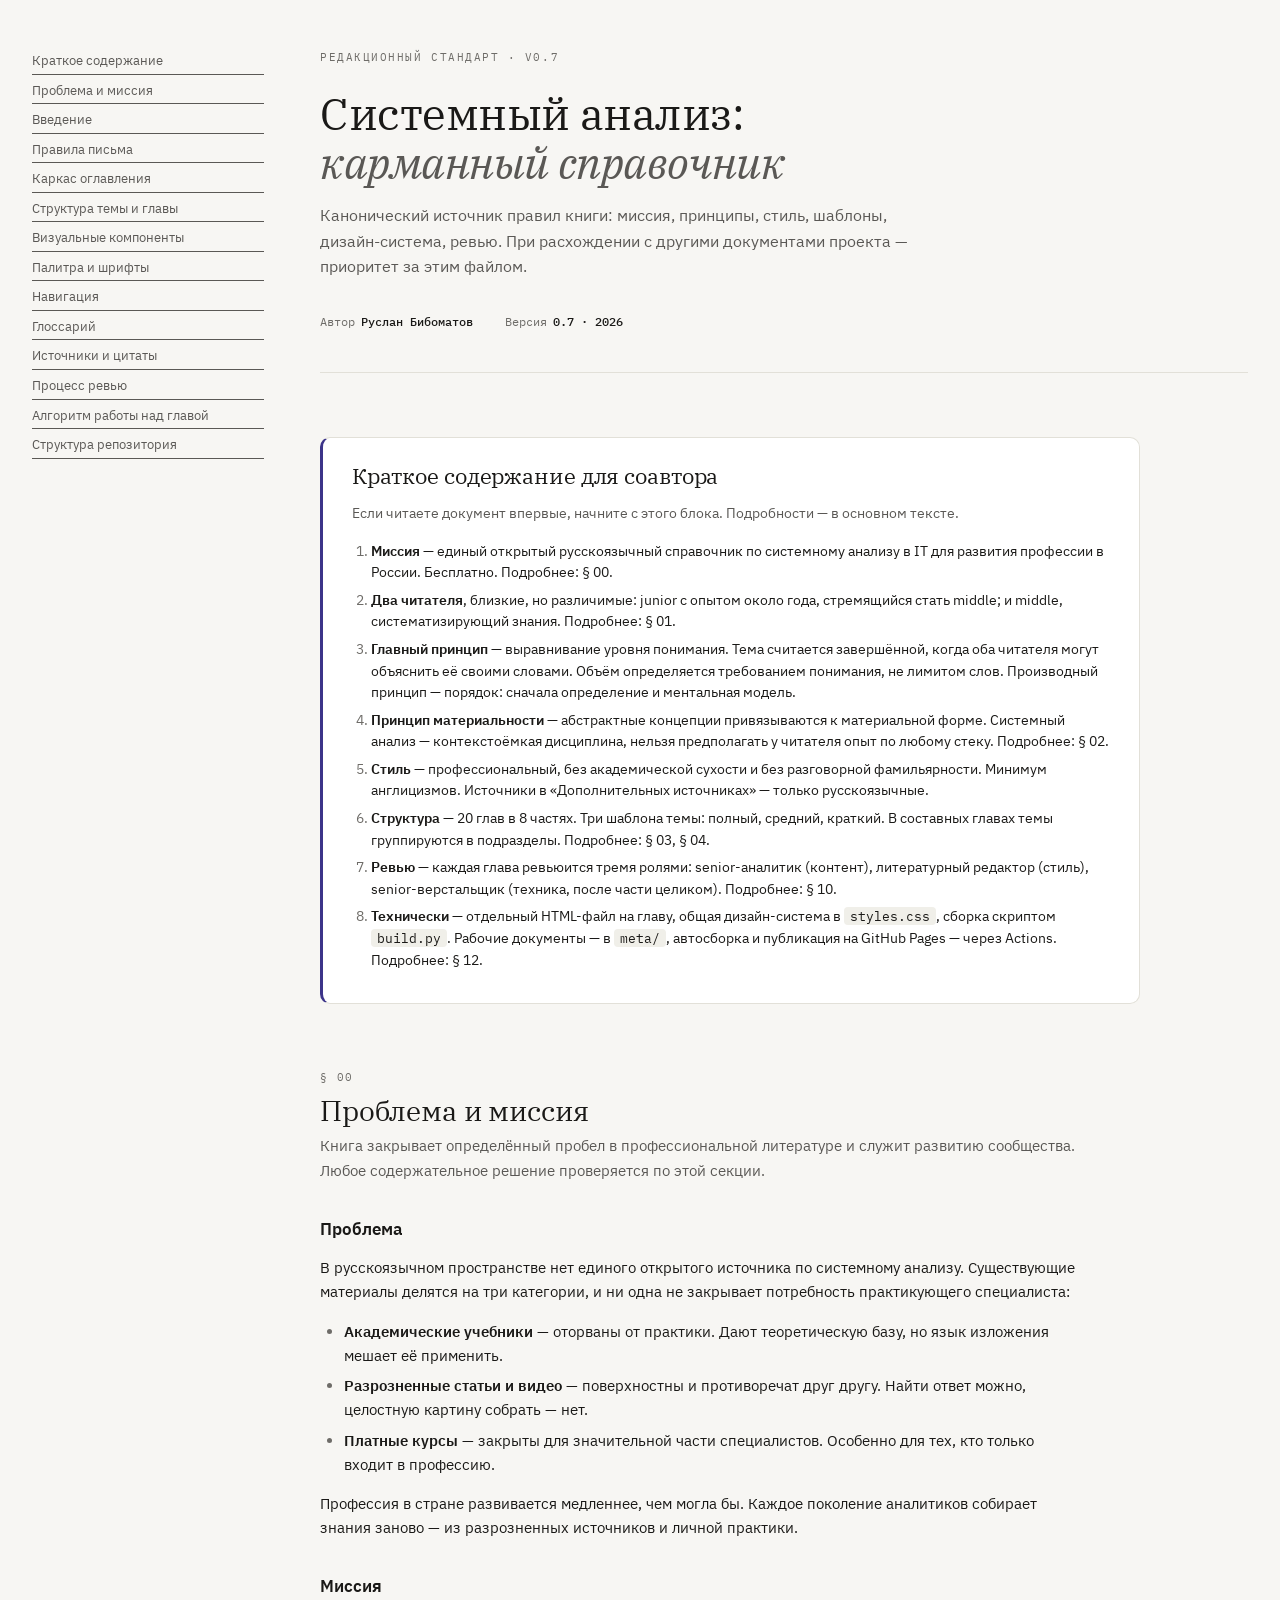
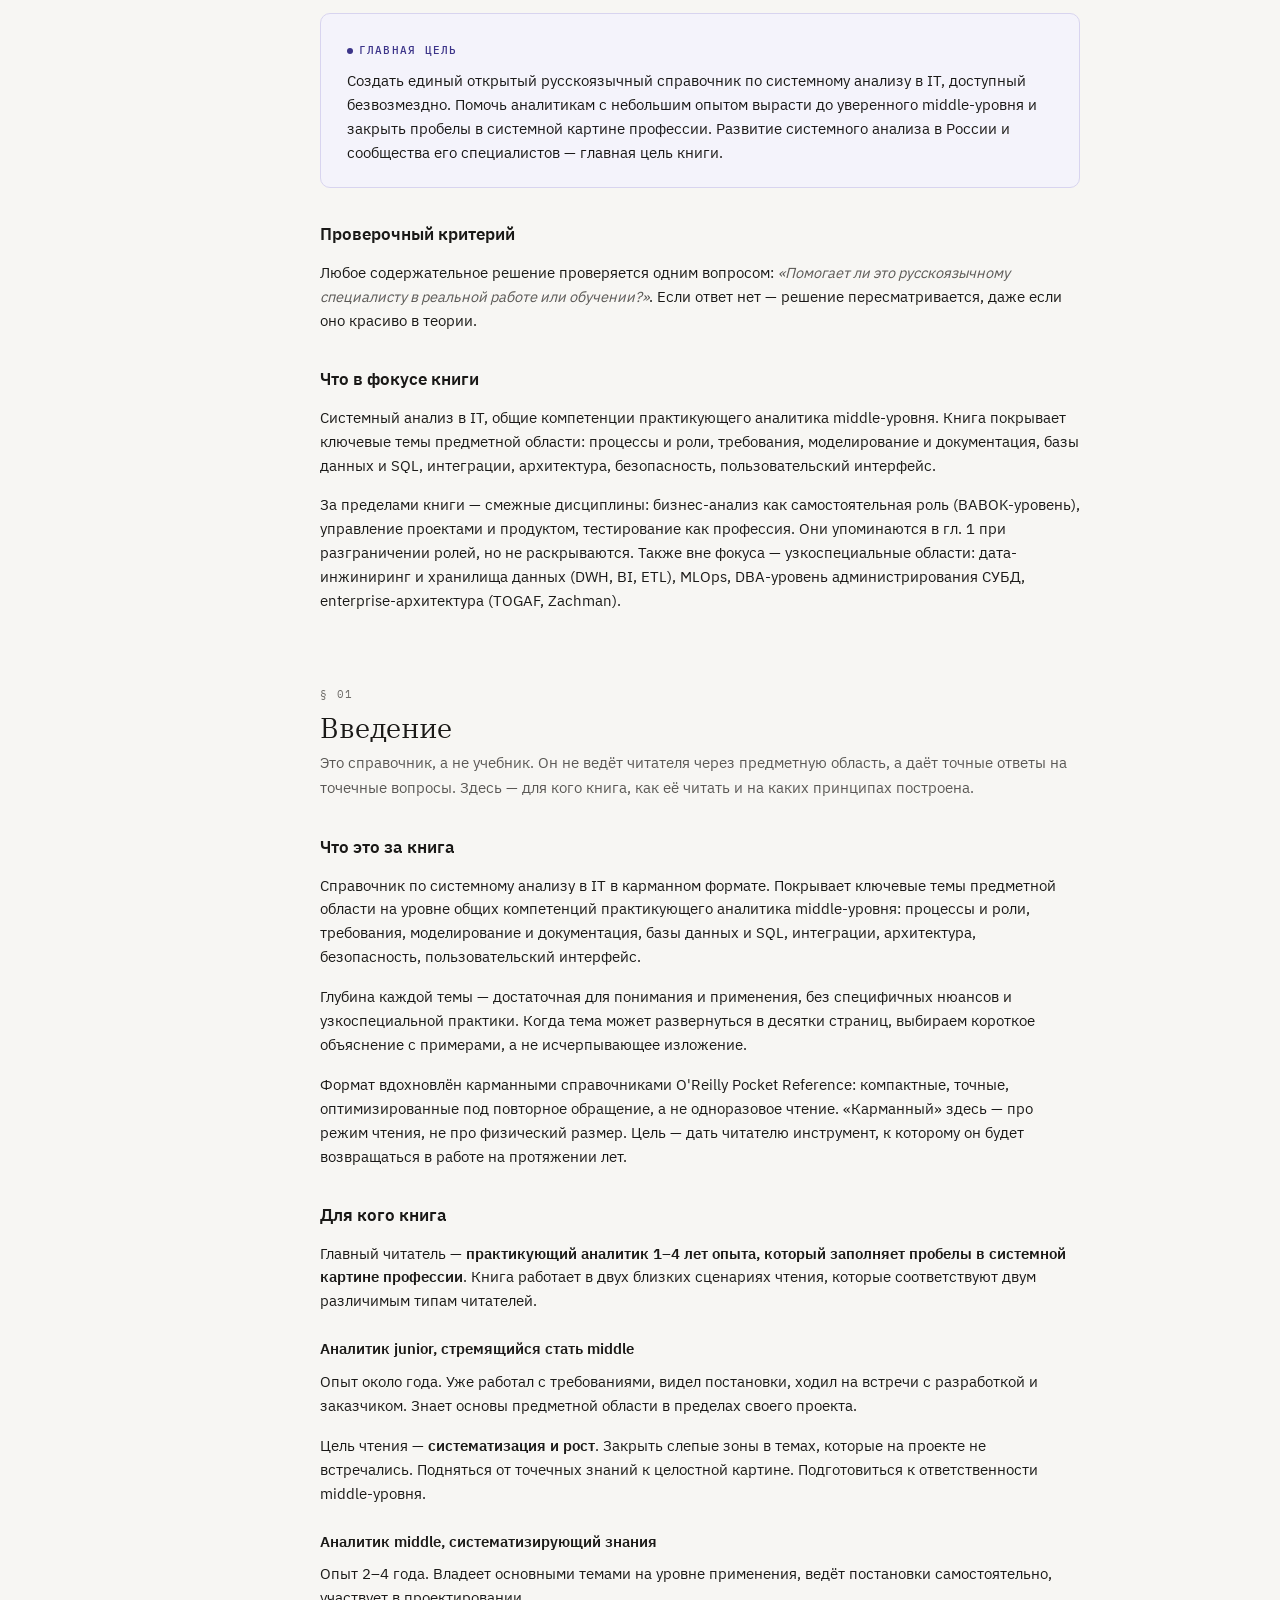
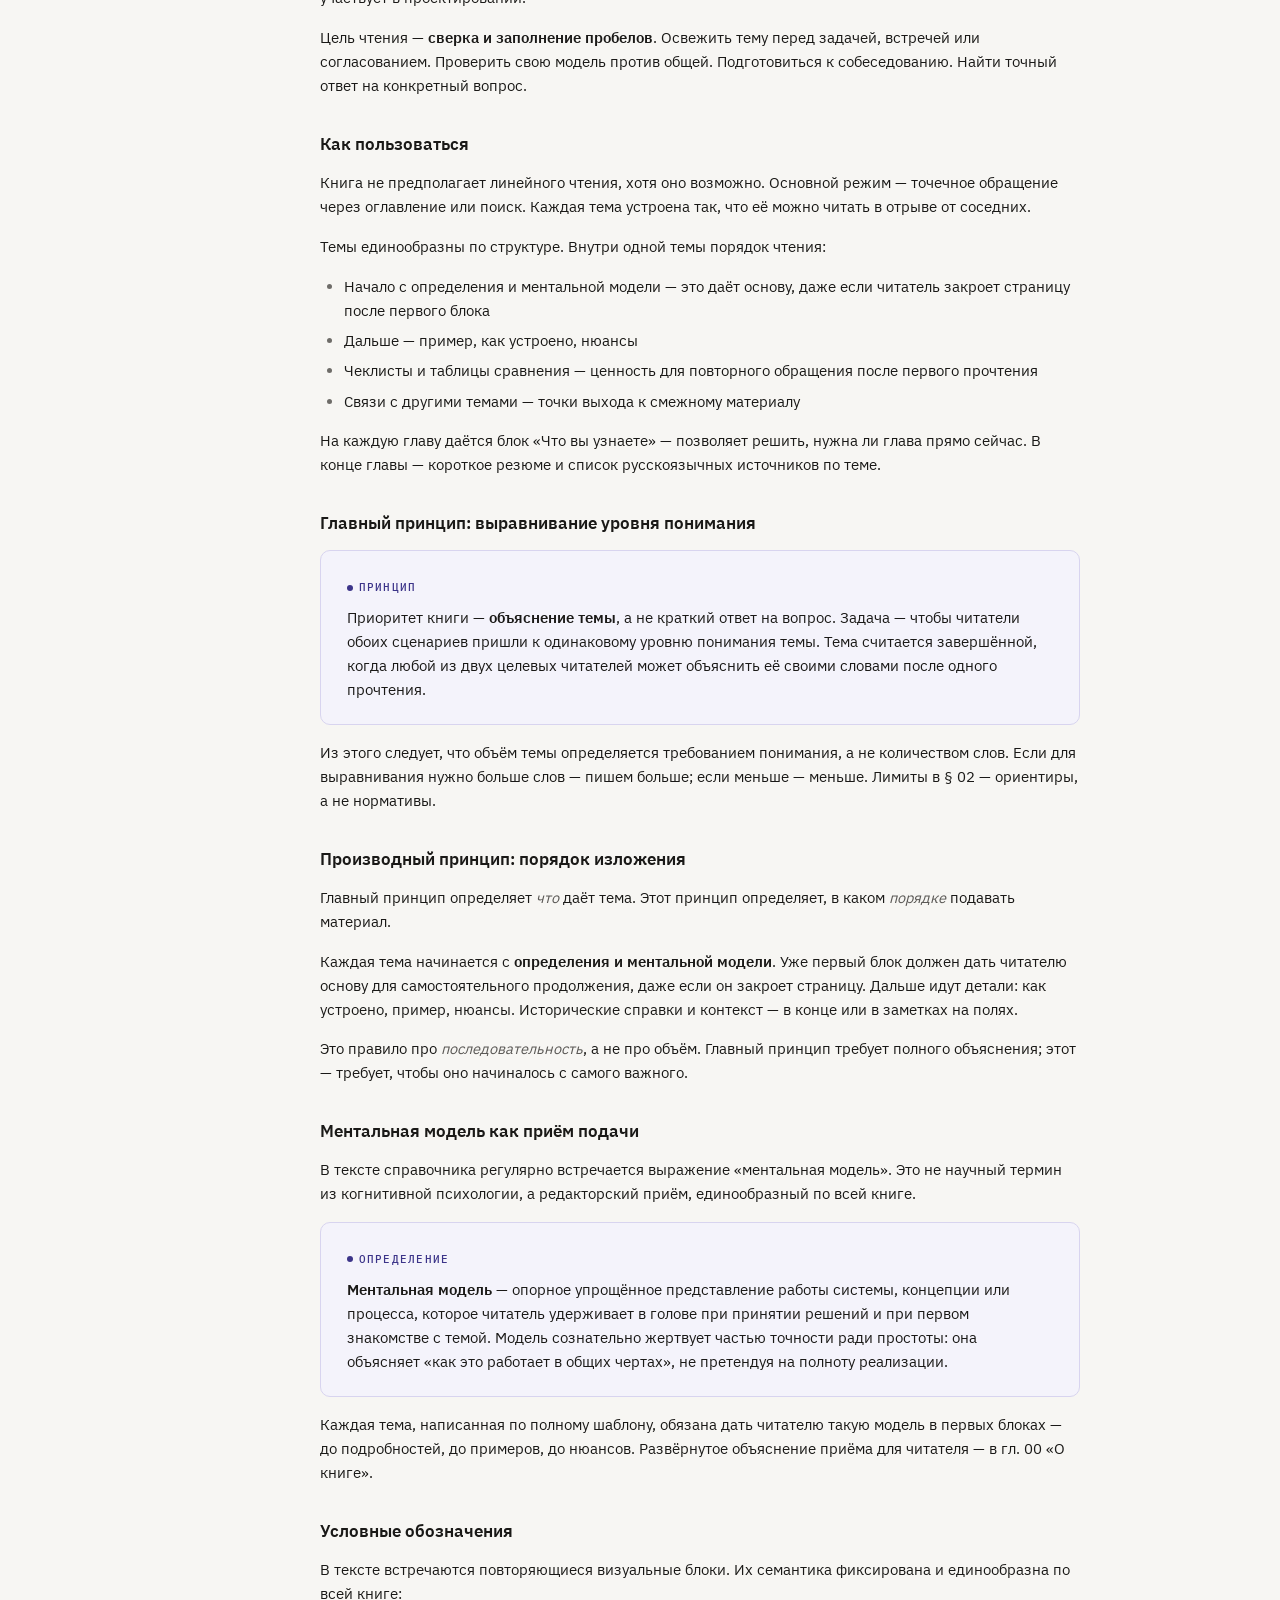
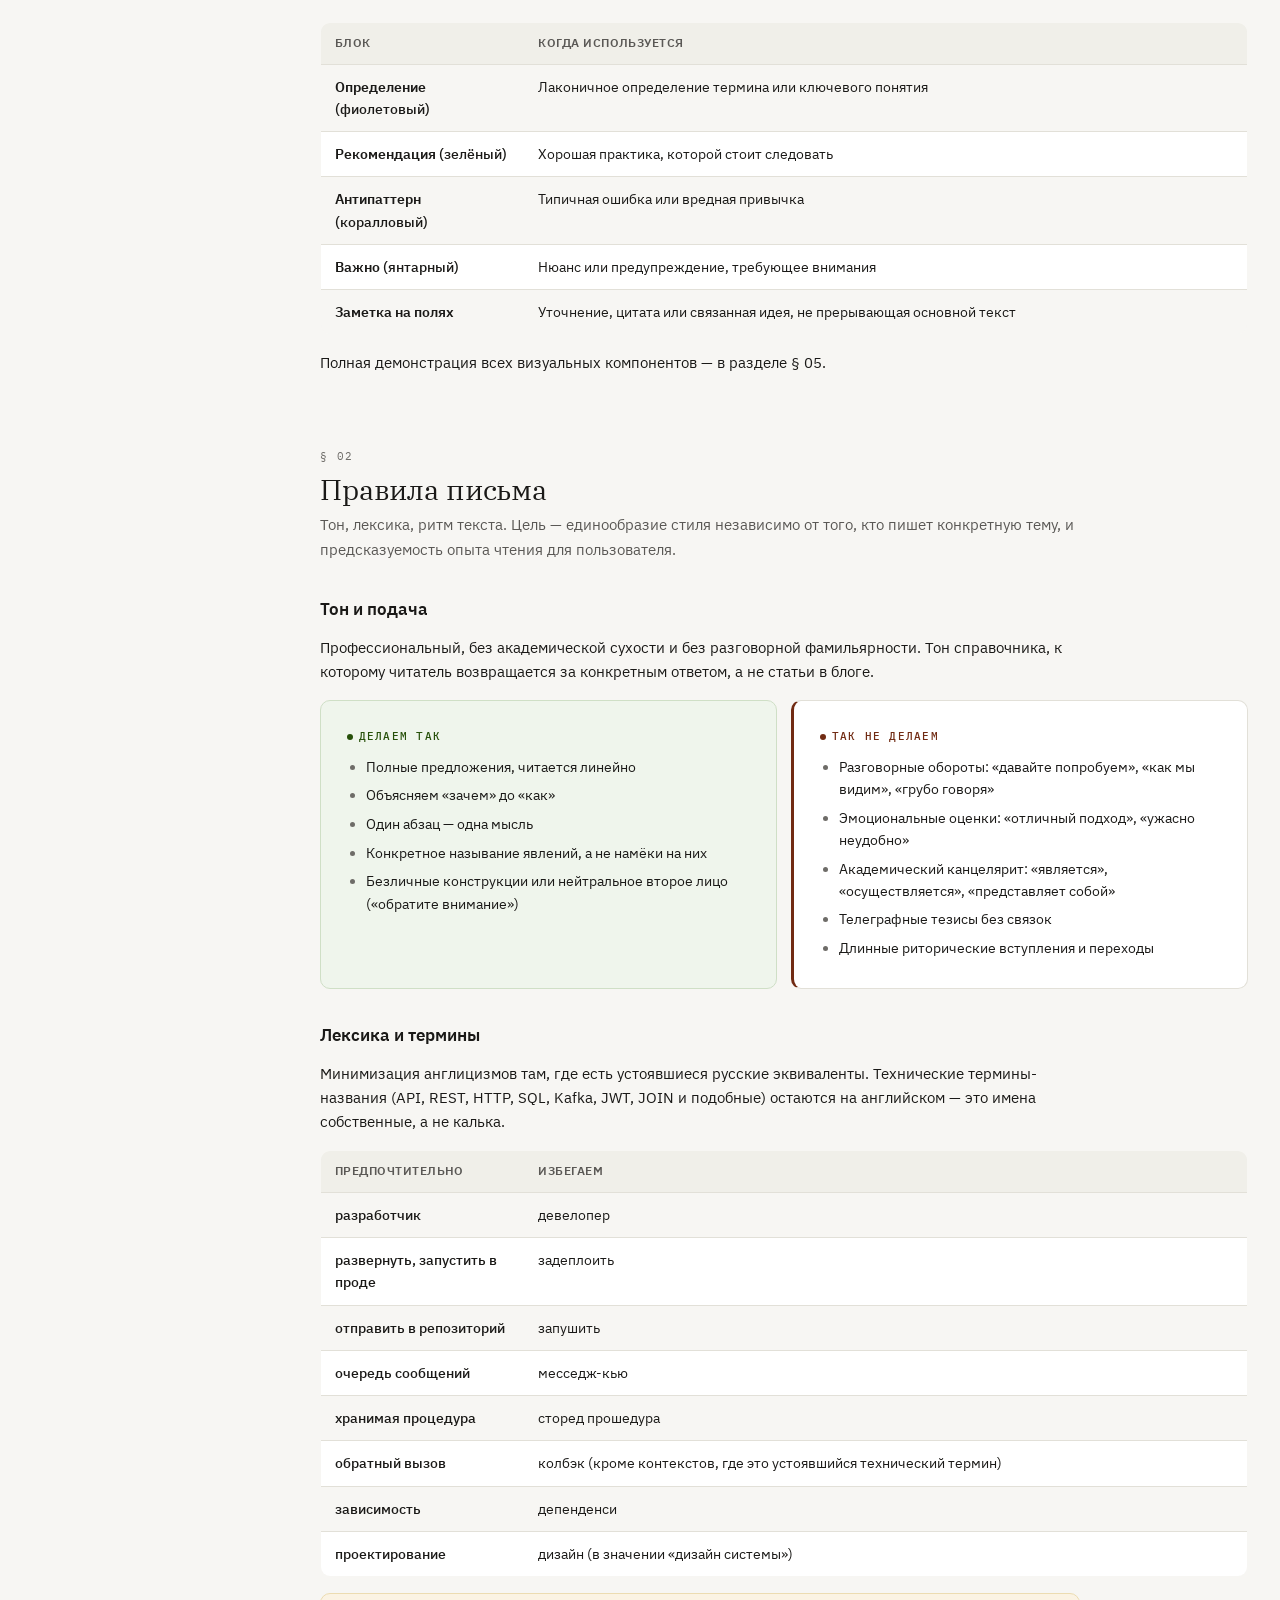
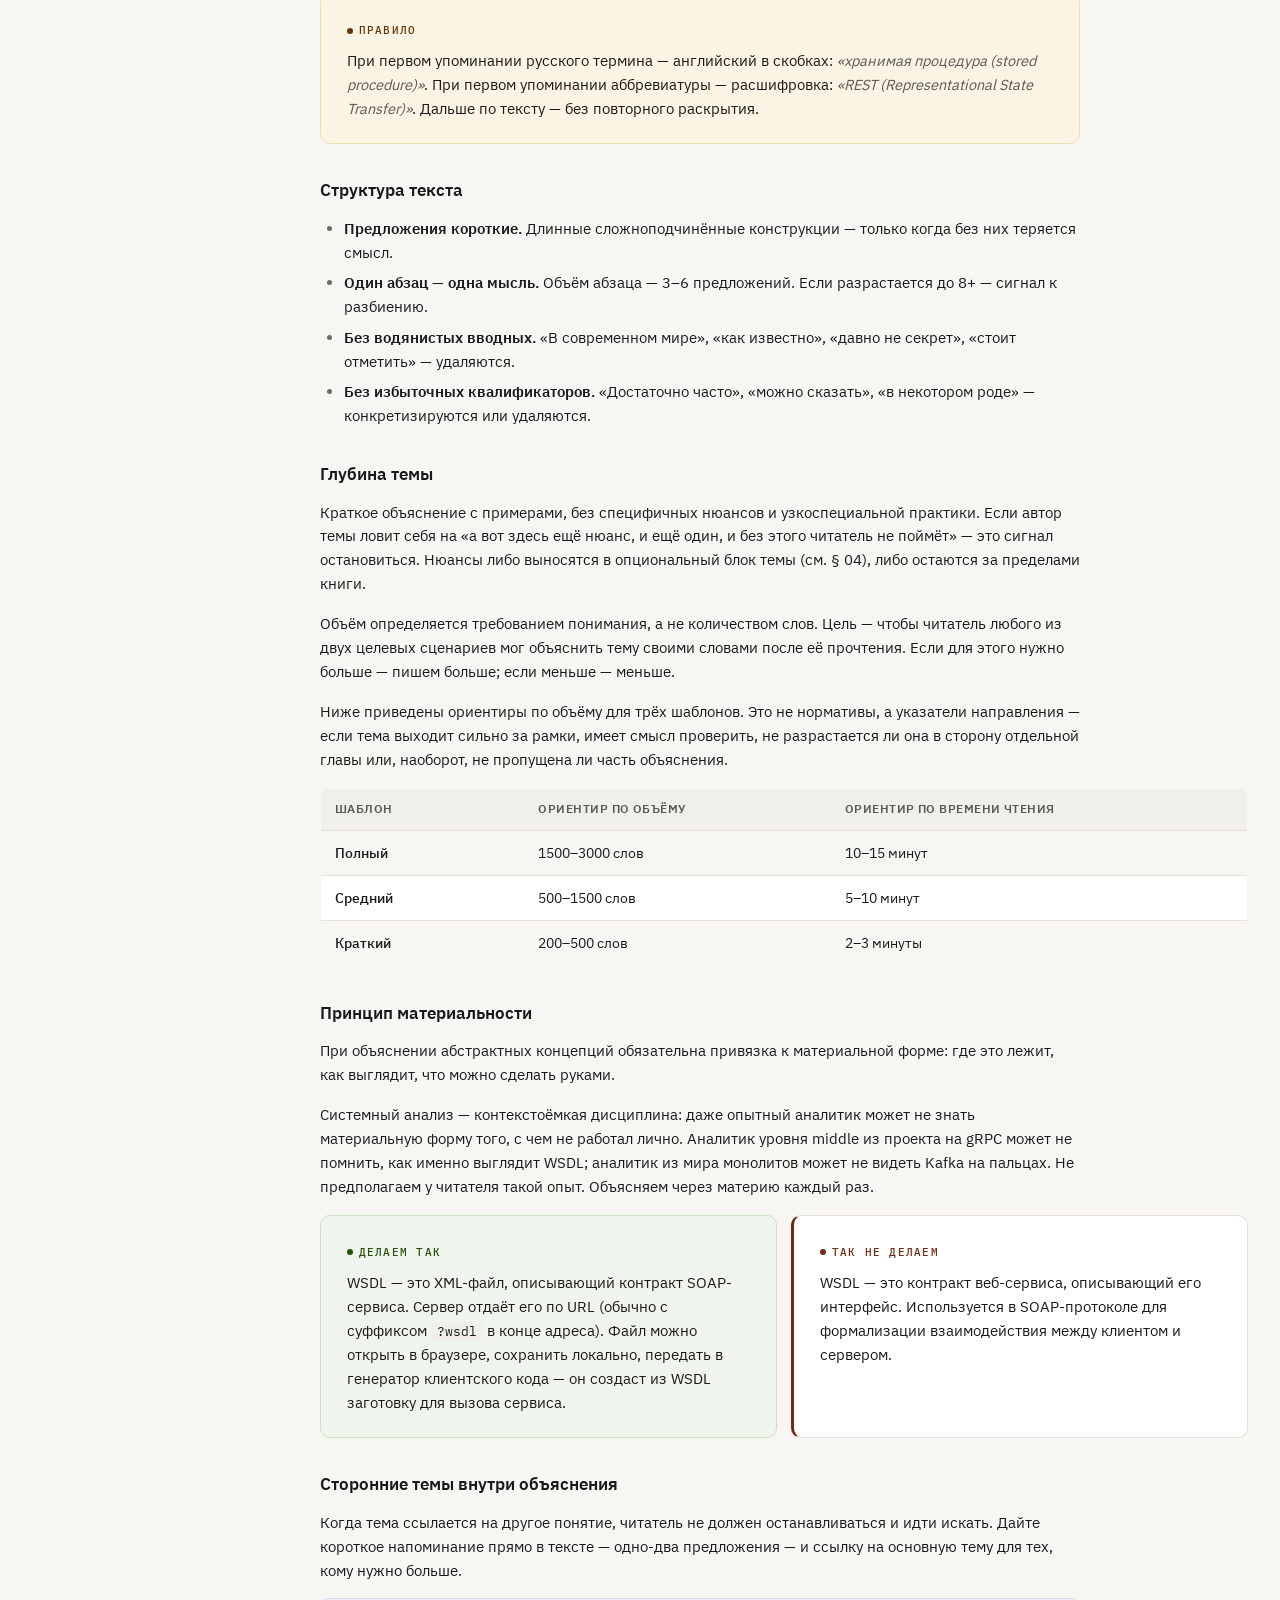
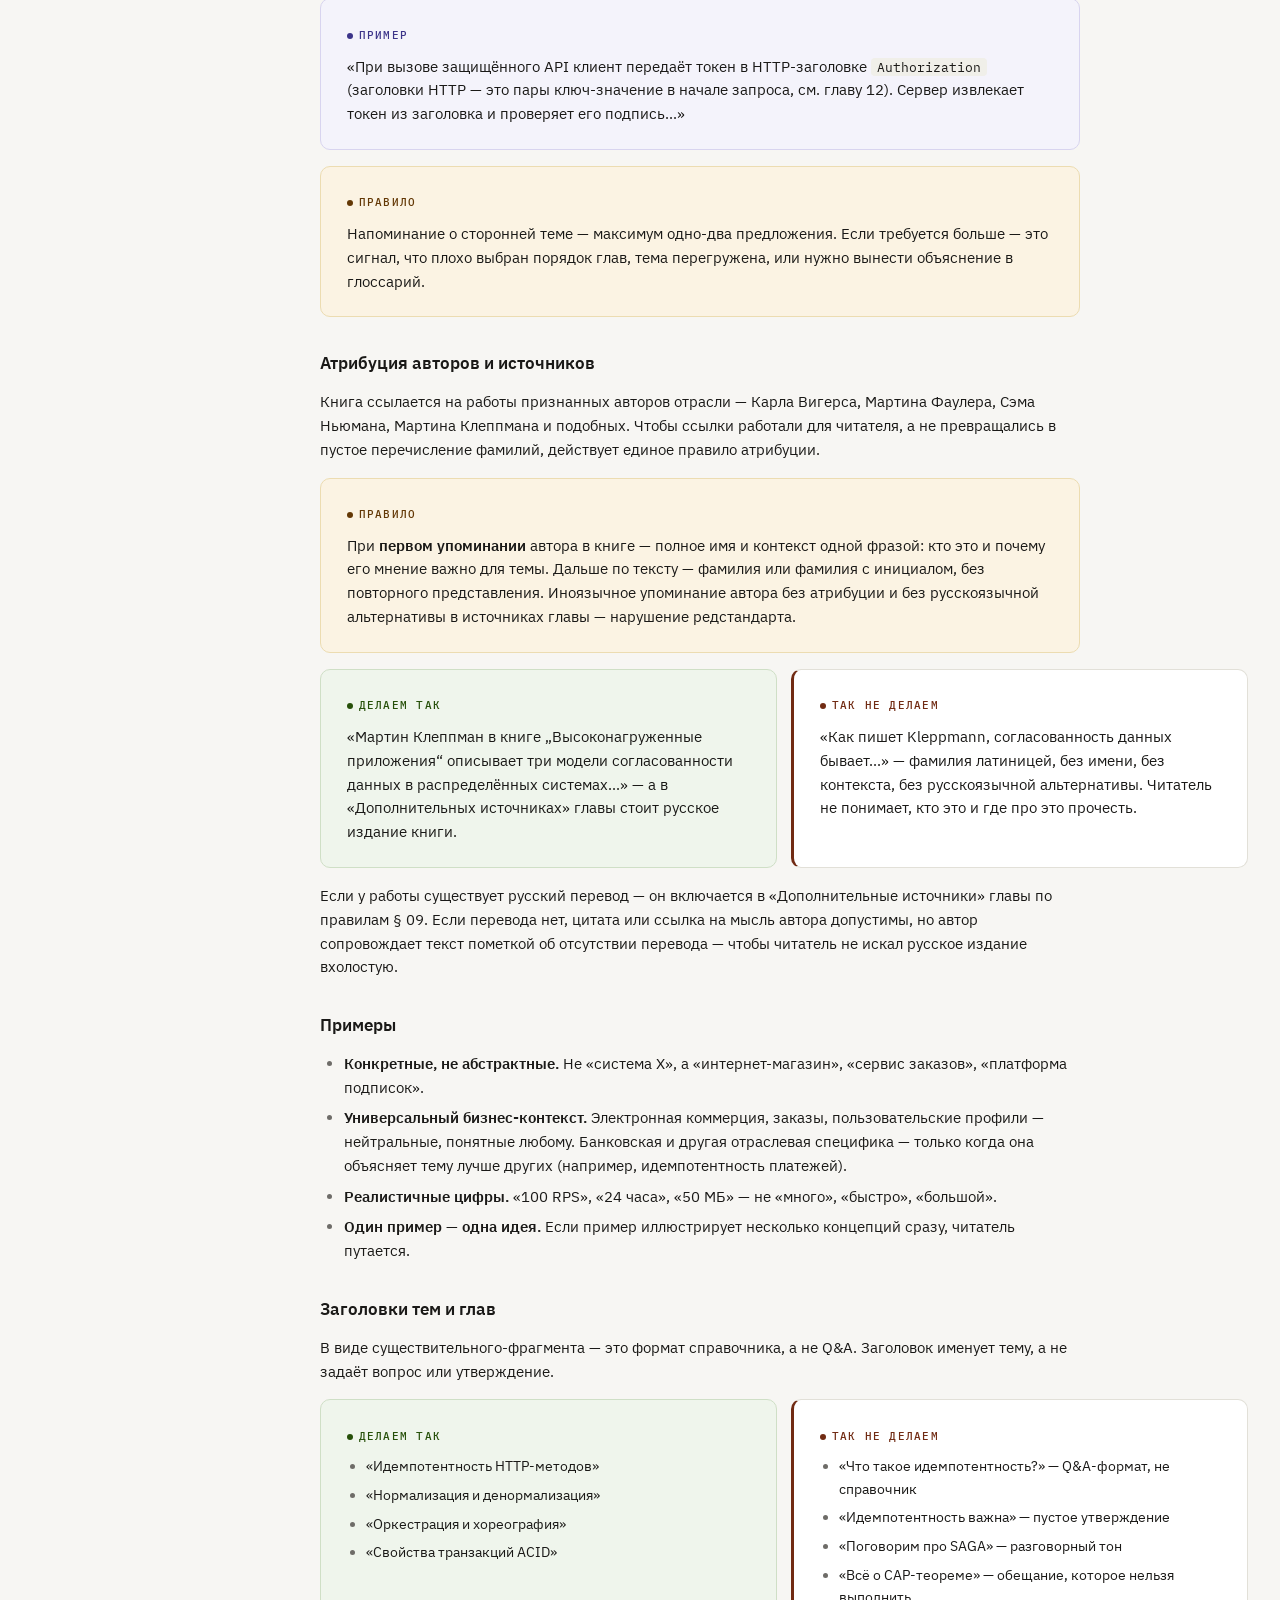
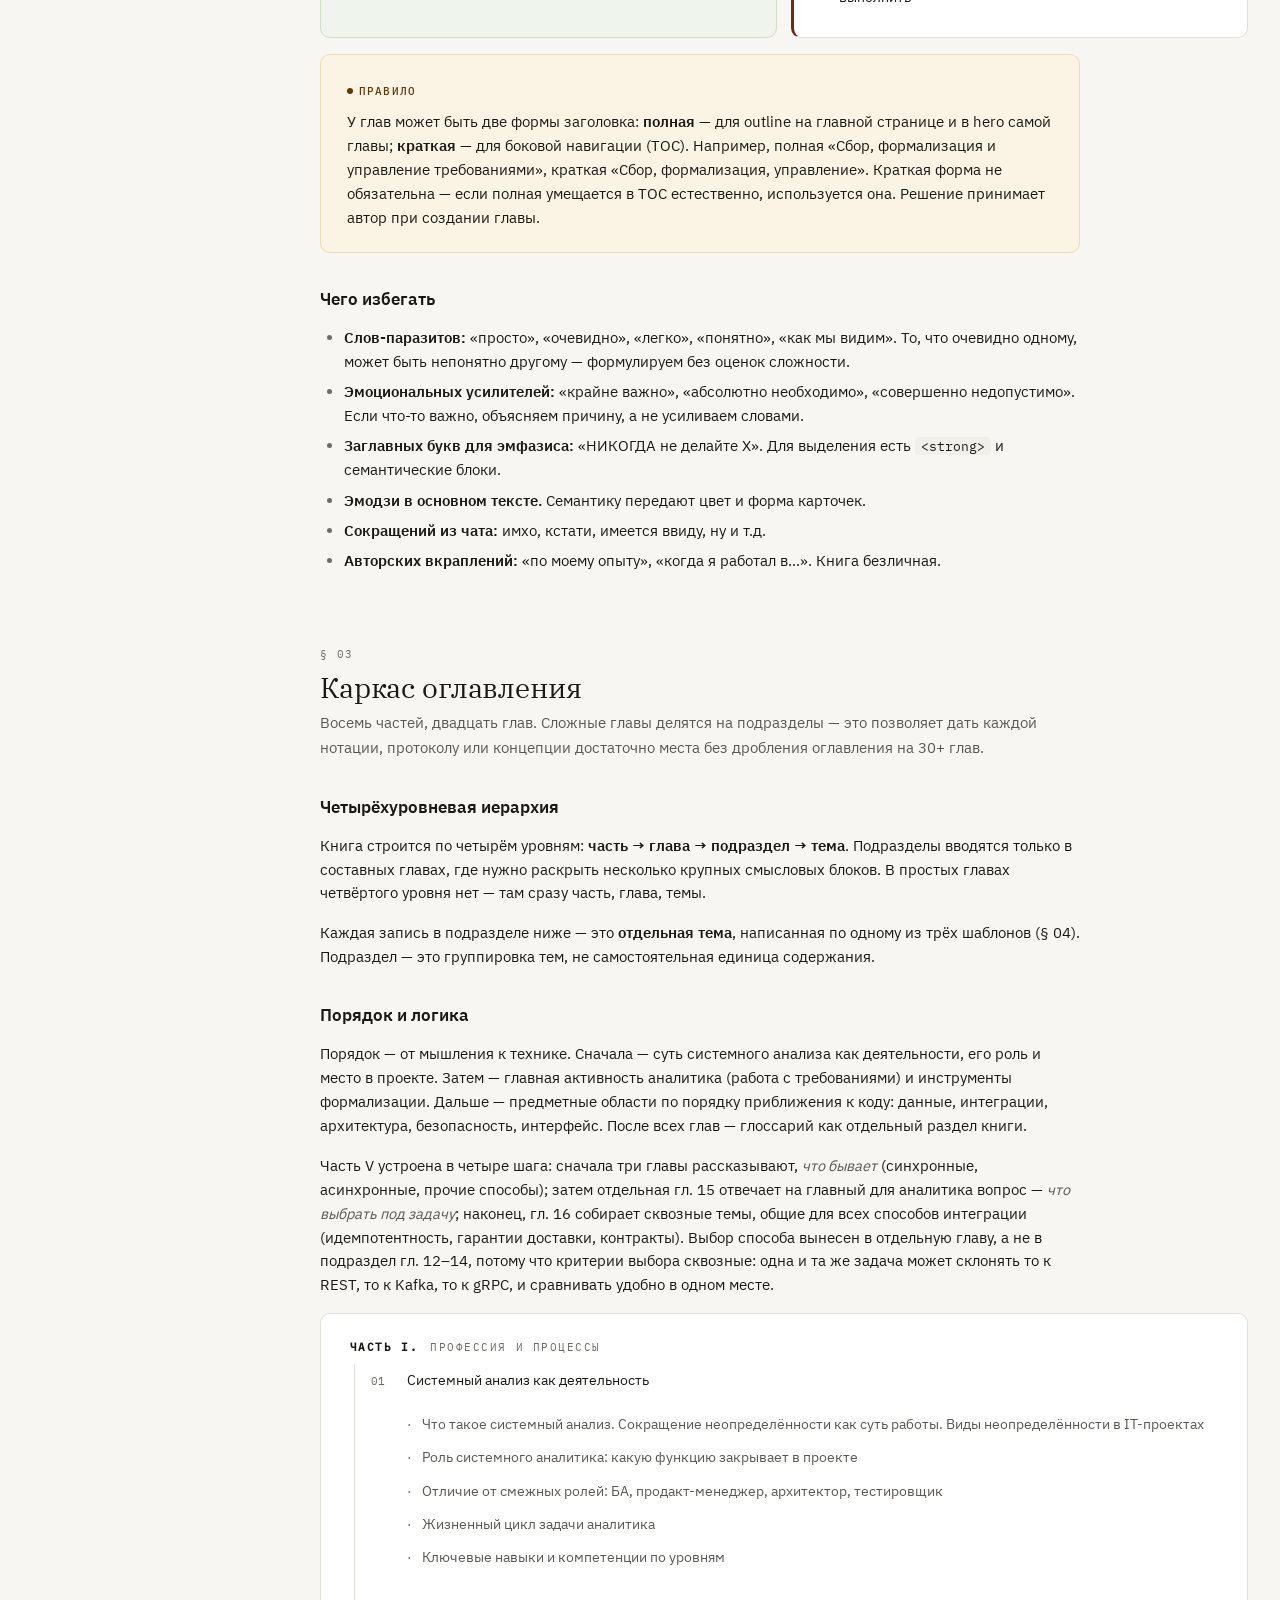
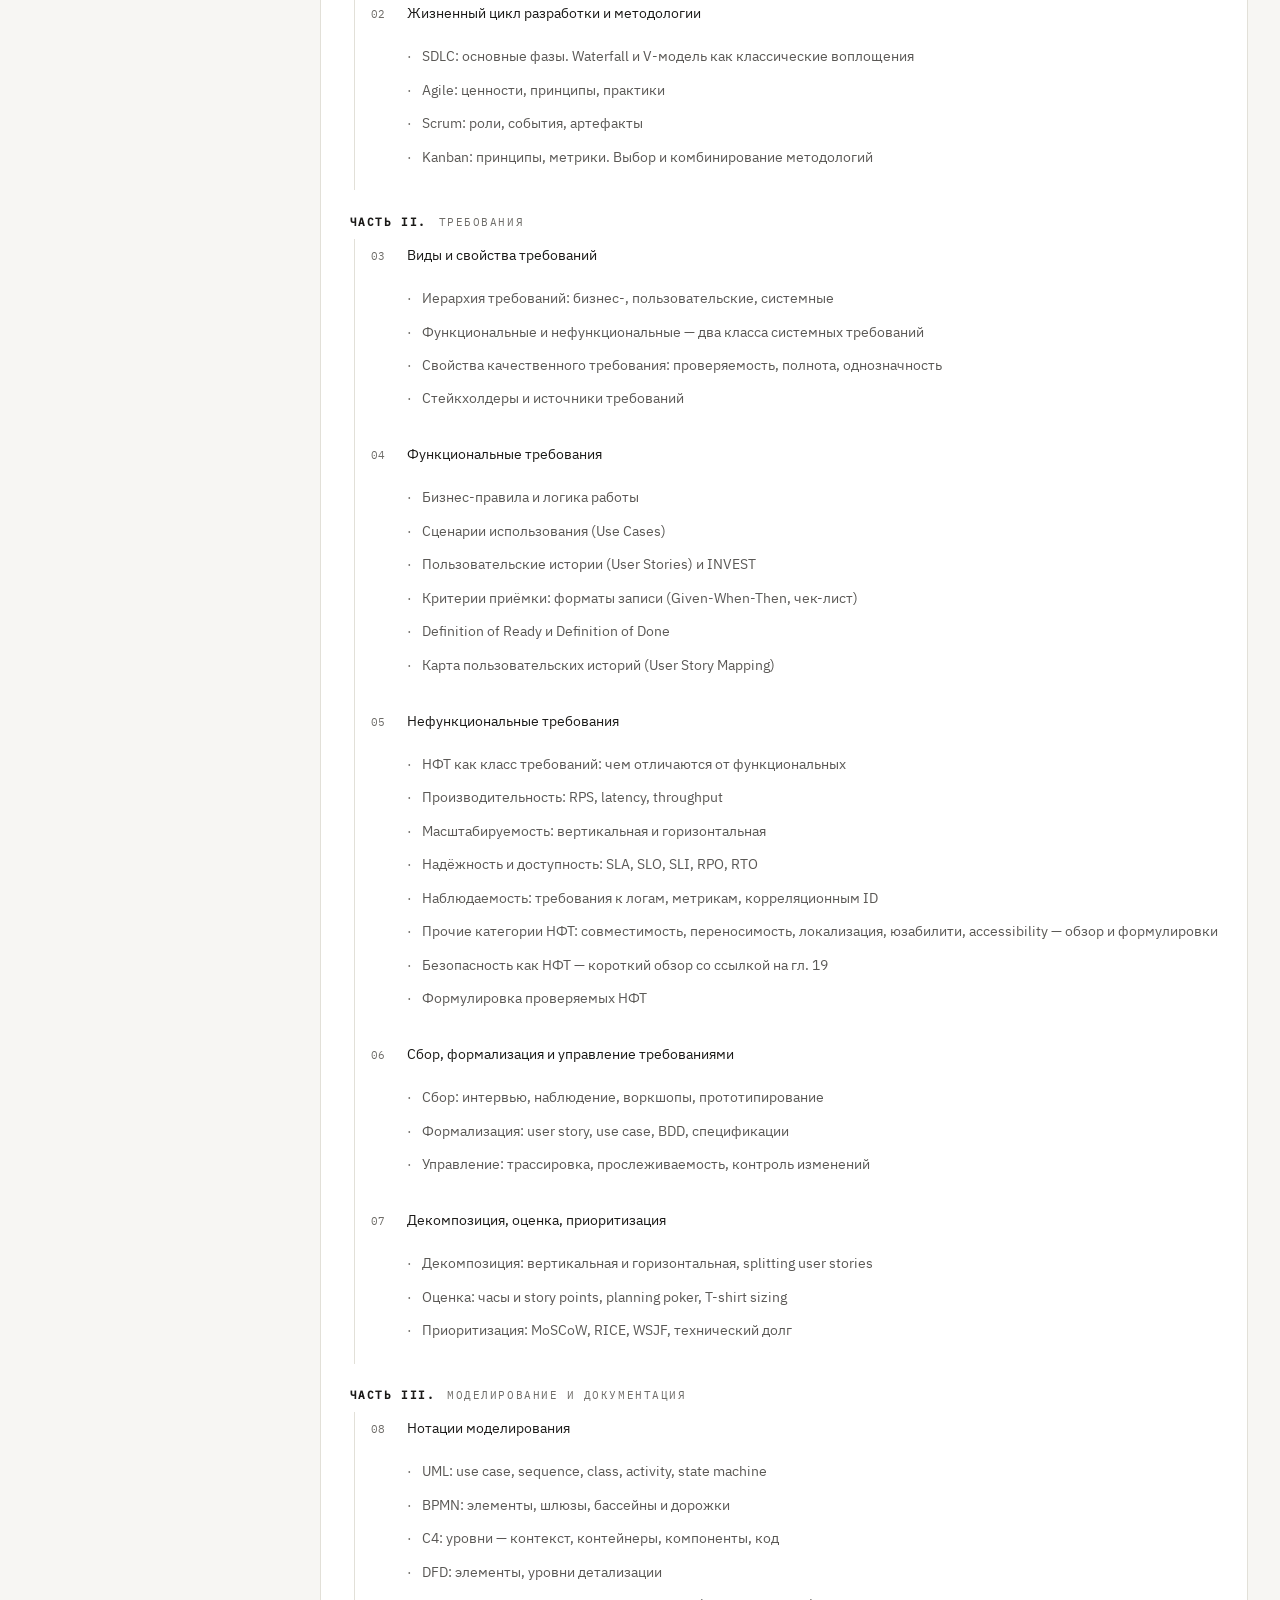
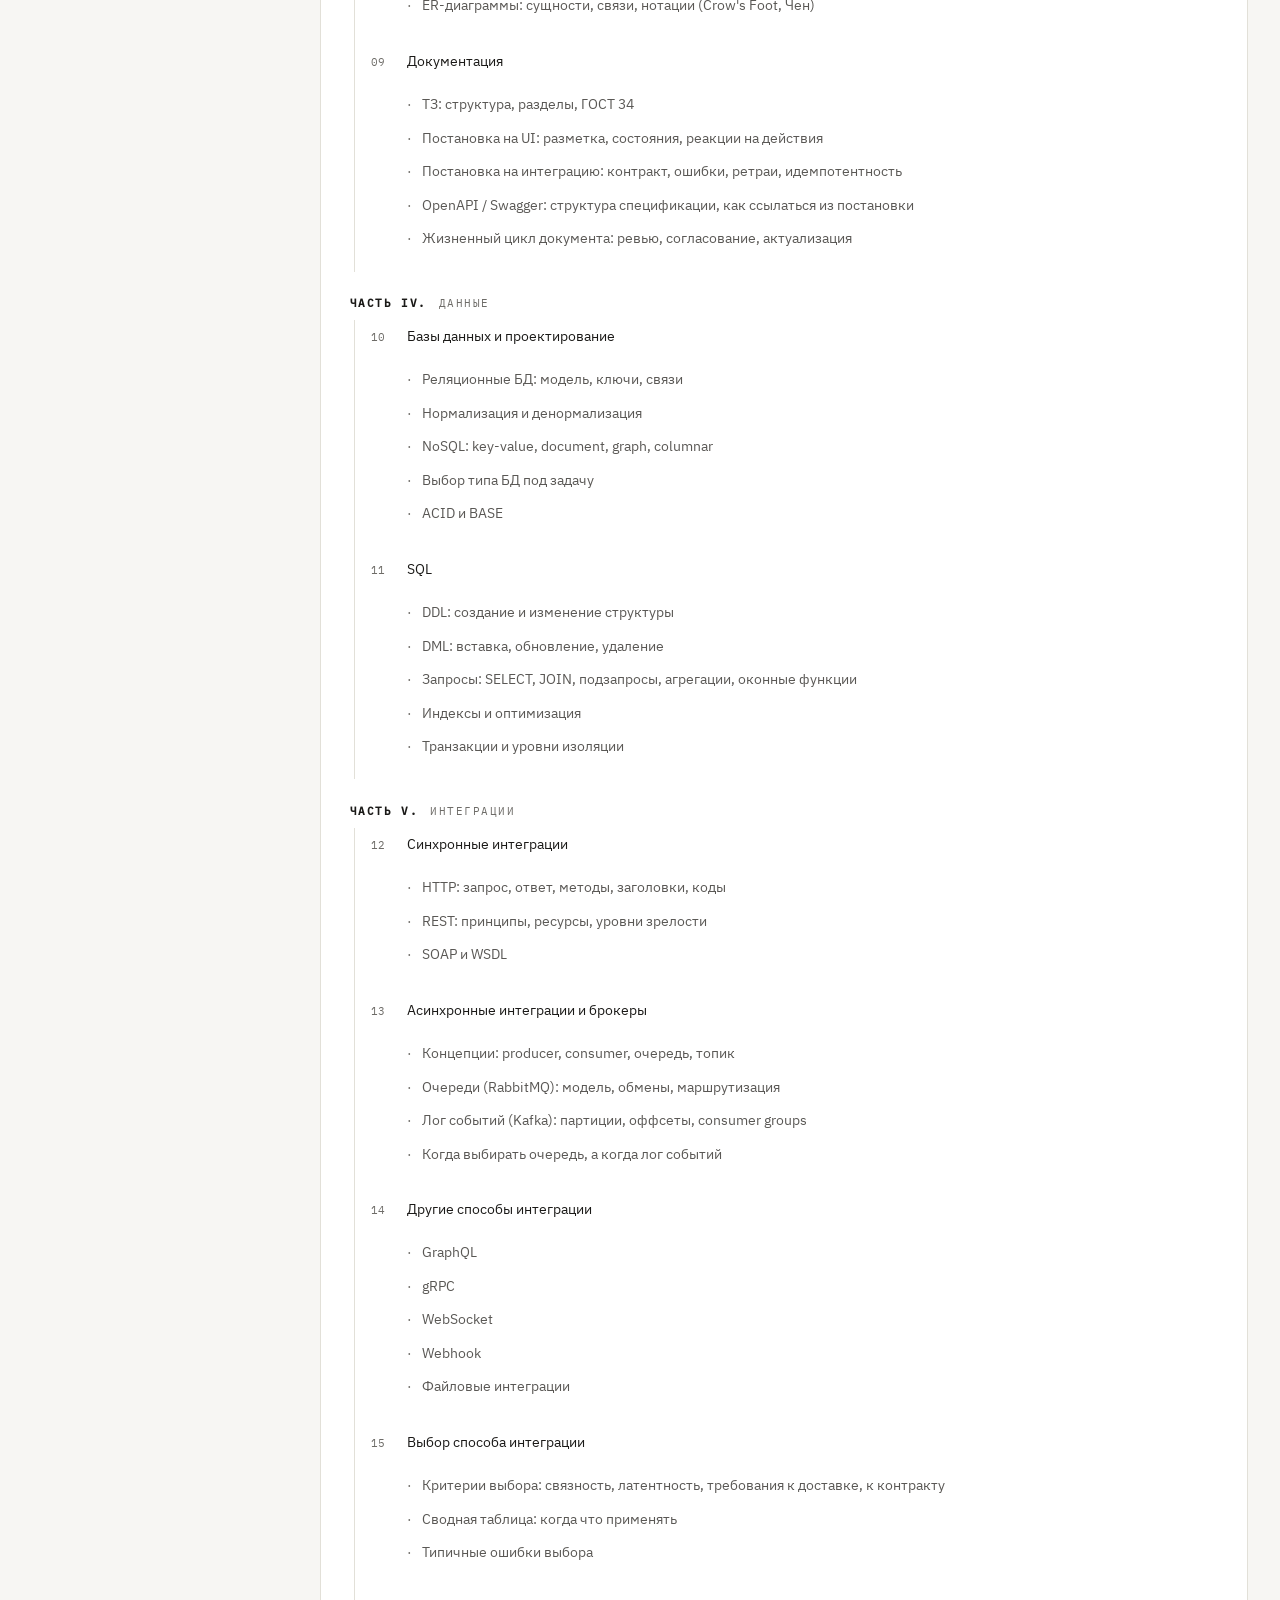
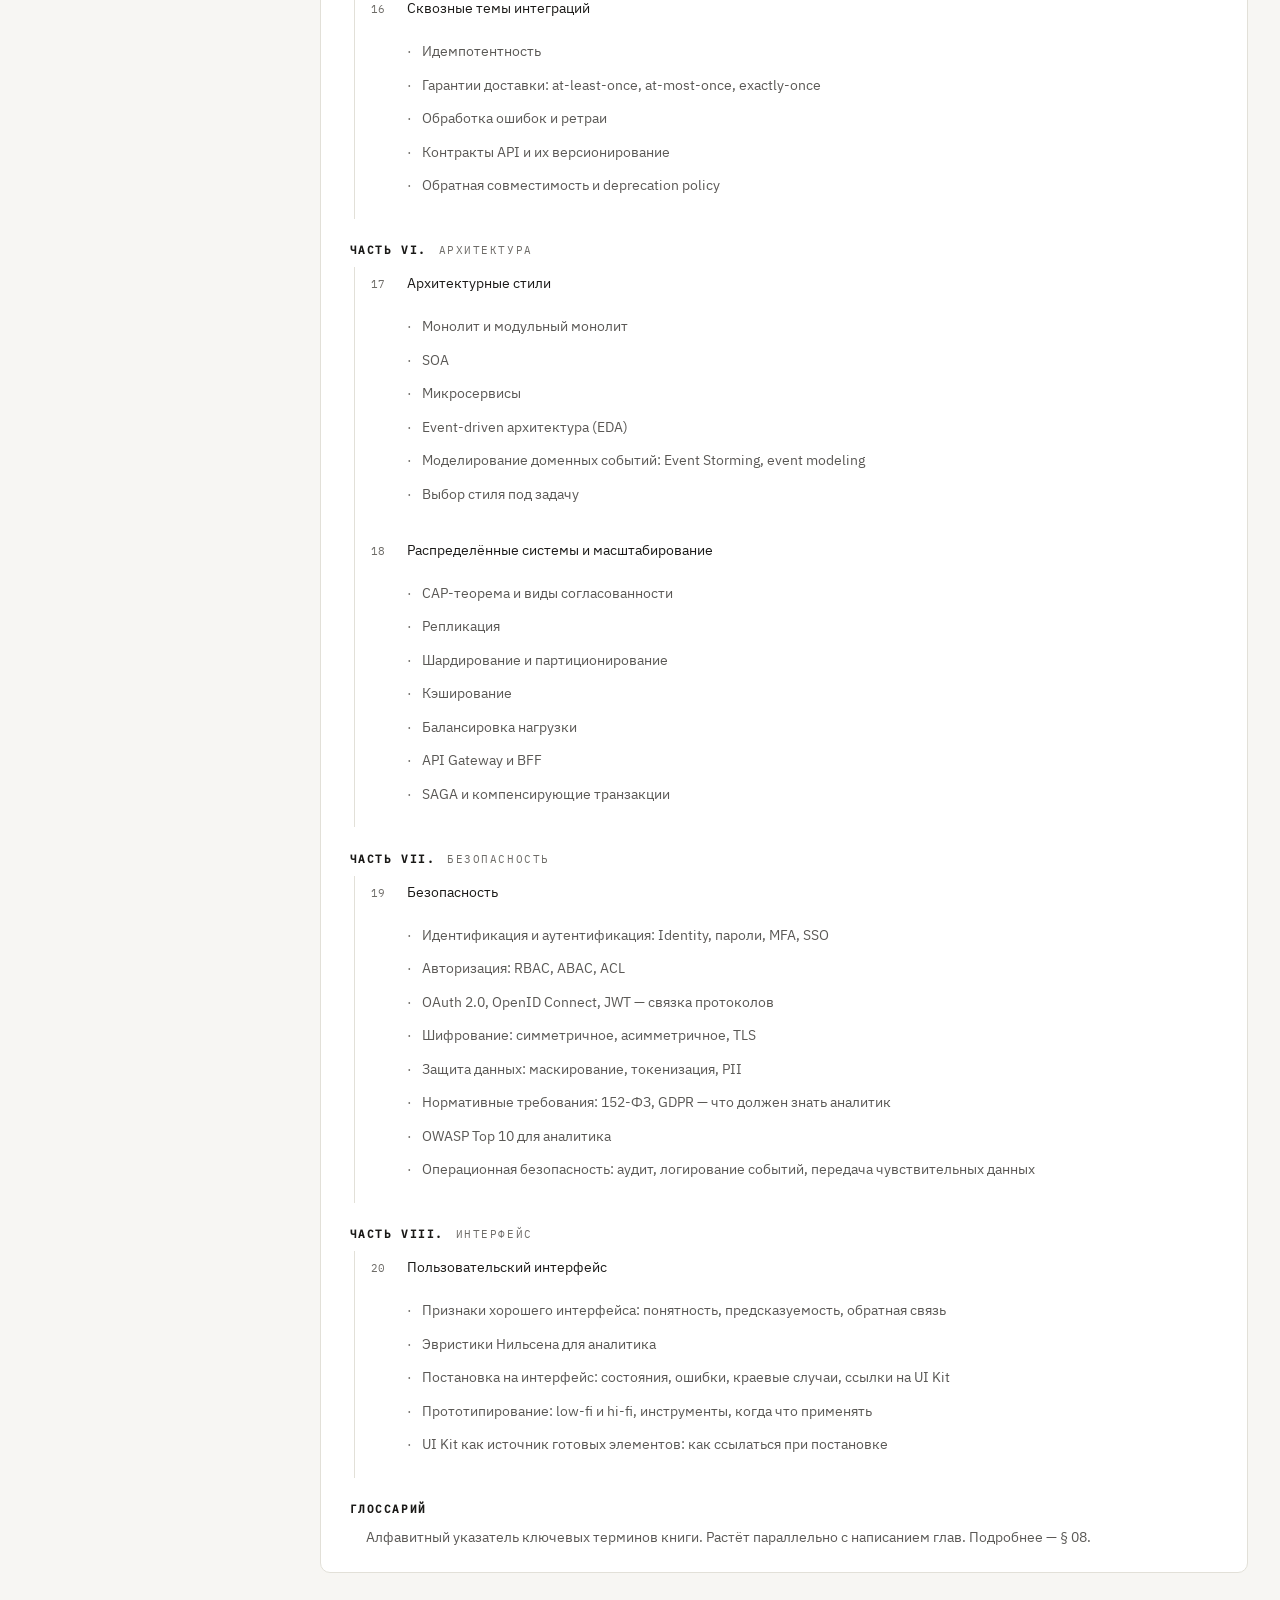
<file: meta/editorial-standard.html>
<!DOCTYPE html>
<html lang="ru">
<head>
<meta charset="UTF-8">
<meta name="viewport" content="width=device-width, initial-scale=1.0">
<title>Редакционный стандарт — Системный анализ: карманный справочник</title>
<link rel="stylesheet" href="../styles.css">
</head>
<body id="top">

<div class="layout">

<!-- TOC намеренно не синхронизируется с index.html:
     это плоский указатель для meta-документа -->
<aside class="toc-global toc-flat" aria-label="Содержание документа">
  <ol>
    <li><a href="#quickstart">Краткое содержание</a></li>
    <li><a href="#mission">Проблема и миссия</a></li>
    <li><a href="#intro">Введение</a></li>
    <li><a href="#editorial">Правила письма</a></li>
    <li><a href="#outline">Каркас оглавления</a></li>
    <li><a href="#templates">Структура темы и главы</a></li>
    <li><a href="#components">Визуальные компоненты</a></li>
    <li><a href="#palette">Палитра и шрифты</a></li>
    <li><a href="#svg-nav">Навигация</a></li>
    <li><a href="#glossary">Глоссарий</a></li>
    <li><a href="#sources">Источники и цитаты</a></li>
    <li><a href="#review">Процесс ревью</a></li>
    <li><a href="#workflow">Алгоритм работы над главой</a></li>
    <li><a href="#repo">Структура репозитория</a></li>
  </ol>
</aside>

<main>

<header class="hero">
  <div class="eyebrow">Редакционный стандарт · v0.7</div>
  <h1>Системный анализ:<br><em>карманный справочник</em></h1>
  <p class="lede">
    Канонический источник правил книги: миссия, принципы, стиль, шаблоны,
    дизайн-система, ревью. При расхождении с другими документами проекта —
    приоритет за этим файлом.
  </p>
  <div class="meta">
    <span>Автор<strong>Руслан Бибоматов</strong></span>
    <span>Версия<strong>0.7 · 2026</strong></span>
  </div>
</header>

<!-- TL;DR для соавтора -->
<section id="quickstart" class="quickstart">
  <h2 class="quickstart-title">Краткое содержание для соавтора</h2>
  <p>Если читаете документ впервые, начните с этого блока. Подробности — в основном тексте.</p>
  <ol class="quickstart-list">
    <li><strong>Миссия</strong> — единый открытый русскоязычный справочник по системному анализу в IT для развития профессии в России. Бесплатно. Подробнее: § 00.</li>
    <li><strong>Два читателя</strong>, близкие, но различимые: junior с опытом около года, стремящийся стать middle; и middle, систематизирующий знания. Подробнее: § 01.</li>
    <li><strong>Главный принцип</strong> — выравнивание уровня понимания. Тема считается завершённой, когда оба читателя могут объяснить её своими словами. Объём определяется требованием понимания, не лимитом слов. Производный принцип — порядок: сначала определение и ментальная модель.</li>
    <li><strong>Принцип материальности</strong> — абстрактные концепции привязываются к материальной форме. Системный анализ — контекстоёмкая дисциплина, нельзя предполагать у читателя опыт по любому стеку. Подробнее: § 02.</li>
    <li><strong>Стиль</strong> — профессиональный, без академической сухости и без разговорной фамильярности. Минимум англицизмов. Источники в «Дополнительных источниках» — только русскоязычные.</li>
    <li><strong>Структура</strong> — 20 глав в 8 частях. Три шаблона темы: полный, средний, краткий. В составных главах темы группируются в подразделы. Подробнее: § 03, § 04.</li>
    <li><strong>Ревью</strong> — каждая глава ревьюится тремя ролями: senior-аналитик (контент), литературный редактор (стиль), senior-верстальщик (техника, после части целиком). Подробнее: § 10.</li>
    <li><strong>Технически</strong> — отдельный HTML-файл на главу, общая дизайн-система в <code>styles.css</code>, сборка скриптом <code>build.py</code>. Рабочие документы — в <code>meta/</code>, автосборка и публикация на GitHub Pages — через Actions. Подробнее: § 12.</li>
  </ol>
</section>

<!-- 0. MISSION -->
<section id="mission">
  <span class="section-num">§ 00</span>
  <h2>Проблема и миссия</h2>
  <p class="section-lede">
    Книга закрывает определённый пробел в профессиональной литературе и служит развитию сообщества. Любое содержательное решение проверяется по этой секции.
  </p>

  <h3>Проблема</h3>
  <p>В русскоязычном пространстве нет единого открытого источника по системному анализу. Существующие материалы делятся на три категории, и ни одна не закрывает потребность практикующего специалиста:</p>

  <ul>
    <li><strong>Академические учебники</strong> — оторваны от практики. Дают теоретическую базу, но язык изложения мешает её применить.</li>
    <li><strong>Разрозненные статьи и видео</strong> — поверхностны и противоречат друг другу. Найти ответ можно, целостную картину собрать — нет.</li>
    <li><strong>Платные курсы</strong> — закрыты для значительной части специалистов. Особенно для тех, кто только входит в профессию.</li>
  </ul>

  <p>Профессия в стране развивается медленнее, чем могла бы. Каждое поколение аналитиков собирает знания заново — из разрозненных источников и личной практики.</p>

  <h3>Миссия</h3>
  <div class="card card--def">
    <div class="card-label">Главная цель</div>
    <p>Создать единый открытый русскоязычный справочник по системному анализу в IT, доступный безвозмездно. Помочь аналитикам с небольшим опытом вырасти до уверенного middle-уровня и закрыть пробелы в системной картине профессии. Развитие системного анализа в России и сообщества его специалистов — главная цель книги.</p>
  </div>

  <h3>Проверочный критерий</h3>
  <p>Любое содержательное решение проверяется одним вопросом: <em>«Помогает ли это русскоязычному специалисту в реальной работе или обучении?»</em>. Если ответ нет — решение пересматривается, даже если оно красиво в теории.</p>

  <h3>Что в фокусе книги</h3>
  <p>Системный анализ в IT, общие компетенции практикующего аналитика middle-уровня. Книга покрывает ключевые темы предметной области: процессы и роли, требования, моделирование и документация, базы данных и SQL, интеграции, архитектура, безопасность, пользовательский интерфейс.</p>

  <p>За пределами книги — смежные дисциплины: бизнес-анализ как самостоятельная роль (BABOK-уровень), управление проектами и продуктом, тестирование как профессия. Они упоминаются в гл. 1 при разграничении ролей, но не раскрываются. Также вне фокуса — узкоспециальные области: дата-инжиниринг и хранилища данных (DWH, BI, ETL), MLOps, DBA-уровень администрирования СУБД, enterprise-архитектура (TOGAF, Zachman).</p>
</section>

<!-- 1. INTRO -->
<section id="intro">
  <span class="section-num">§ 01</span>
  <h2>Введение</h2>
  <p class="section-lede">
    Это справочник, а не учебник. Он не ведёт читателя через предметную область, а даёт точные ответы на точечные вопросы. Здесь — для кого книга, как её читать и на каких принципах построена.
  </p>

  <h3>Что это за книга</h3>
  <p>Справочник по системному анализу в IT в карманном формате. Покрывает ключевые темы предметной области на уровне общих компетенций практикующего аналитика middle-уровня: процессы и роли, требования, моделирование и документация, базы данных и&nbsp;SQL, интеграции, архитектура, безопасность, пользовательский интерфейс.</p>

  <p>Глубина каждой темы — достаточная для понимания и применения, без специфичных нюансов и узкоспециальной практики. Когда тема может развернуться в десятки страниц, выбираем короткое объяснение с примерами, а не исчерпывающее изложение.</p>

  <p>Формат вдохновлён карманными справочниками O'Reilly Pocket Reference: компактные, точные, оптимизированные под повторное обращение, а не одноразовое чтение. «Карманный» здесь — про режим чтения, не про физический размер. Цель — дать читателю инструмент, к которому он будет возвращаться в работе на протяжении лет.</p>

  <h3>Для кого книга</h3>
  <p>Главный читатель — <strong>практикующий аналитик 1–4 лет опыта, который заполняет пробелы в системной картине профессии</strong>. Книга работает в двух близких сценариях чтения, которые соответствуют двум различимым типам читателей.</p>

  <h4 class="reader-heading">Аналитик junior, стремящийся стать middle</h4>
  <p>Опыт около года. Уже работал с требованиями, видел постановки, ходил на встречи с разработкой и заказчиком. Знает основы предметной области в пределах своего проекта.</p>
  <p>Цель чтения — <strong>систематизация и рост</strong>. Закрыть слепые зоны в темах, которые на проекте не встречались. Подняться от точечных знаний к целостной картине. Подготовиться к ответственности middle-уровня.</p>

  <h4 class="reader-heading">Аналитик middle, систематизирующий знания</h4>
  <p>Опыт 2–4 года. Владеет основными темами на уровне применения, ведёт постановки самостоятельно, участвует в проектировании.</p>
  <p>Цель чтения — <strong>сверка и заполнение пробелов</strong>. Освежить тему перед задачей, встречей или согласованием. Проверить свою модель против общей. Подготовиться к собеседованию. Найти точный ответ на конкретный вопрос.</p>

  <h3>Как пользоваться</h3>
  <p>Книга не предполагает линейного чтения, хотя оно возможно. Основной режим — точечное обращение через оглавление или поиск. Каждая тема устроена так, что её можно читать в отрыве от соседних.</p>

  <p>Темы единообразны по структуре. Внутри одной темы порядок чтения:</p>
  <ul>
    <li>Начало с определения и ментальной модели — это даёт основу, даже если читатель закроет страницу после первого блока</li>
    <li>Дальше — пример, как устроено, нюансы</li>
    <li>Чеклисты и таблицы сравнения — ценность для повторного обращения после первого прочтения</li>
    <li>Связи с другими темами — точки выхода к смежному материалу</li>
  </ul>

  <p>На каждую главу даётся блок «Что вы узнаете» — позволяет решить, нужна ли глава прямо сейчас. В конце главы — короткое резюме и список русскоязычных источников по теме.</p>

  <h3>Главный принцип: выравнивание уровня понимания</h3>
  <div class="card card--def">
    <div class="card-label">Принцип</div>
    <p>Приоритет книги — <strong>объяснение темы</strong>, а не краткий ответ на вопрос. Задача — чтобы читатели обоих сценариев пришли к одинаковому уровню понимания темы. Тема считается завершённой, когда любой из двух целевых читателей может объяснить её своими словами после одного прочтения.</p>
  </div>

  <p>Из этого следует, что объём темы определяется требованием понимания, а не количеством слов. Если для выравнивания нужно больше слов — пишем больше; если меньше — меньше. Лимиты в § 02 — ориентиры, а не нормативы.</p>

  <h3>Производный принцип: порядок изложения</h3>
  <p>Главный принцип определяет <em>что</em> даёт тема. Этот принцип определяет, в каком <em>порядке</em> подавать материал.</p>
  <p>Каждая тема начинается с <strong>определения и ментальной модели</strong>. Уже первый блок должен дать читателю основу для самостоятельного продолжения, даже если он закроет страницу. Дальше идут детали: как устроено, пример, нюансы. Исторические справки и контекст — в конце или в заметках на полях.</p>
  <p>Это правило про <em>последовательность</em>, а не про объём. Главный принцип требует полного объяснения; этот — требует, чтобы оно начиналось с самого важного.</p>

  <h3>Ментальная модель как приём подачи</h3>
  <p>В тексте справочника регулярно встречается выражение «ментальная модель». Это не научный термин из когнитивной психологии, а редакторский приём, единообразный по всей книге.</p>

  <div class="card card--def">
    <div class="card-label">Определение</div>
    <p><strong>Ментальная модель</strong> — опорное упрощённое представление работы системы, концепции или процесса, которое читатель удерживает в голове при принятии решений и при первом знакомстве с темой. Модель сознательно жертвует частью точности ради простоты: она объясняет «как это работает в общих чертах», не претендуя на полноту реализации.</p>
  </div>

  <p>Каждая тема, написанная по полному шаблону, обязана дать читателю такую модель в первых блоках — до подробностей, до примеров, до нюансов. Развёрнутое объяснение приёма для читателя — в гл. 00 «О книге».</p>

  <h3>Условные обозначения</h3>
  <p>В тексте встречаются повторяющиеся визуальные блоки. Их семантика фиксирована и единообразна по всей книге:</p>

  <table class="compare">
    <thead>
      <tr><th>Блок</th><th>Когда используется</th></tr>
    </thead>
    <tbody>
      <tr><td><strong>Определение</strong> (фиолетовый)</td><td>Лаконичное определение термина или ключевого понятия</td></tr>
      <tr><td><strong>Рекомендация</strong> (зелёный)</td><td>Хорошая практика, которой стоит следовать</td></tr>
      <tr><td><strong>Антипаттерн</strong> (коралловый)</td><td>Типичная ошибка или вредная привычка</td></tr>
      <tr><td><strong>Важно</strong> (янтарный)</td><td>Нюанс или предупреждение, требующее внимания</td></tr>
      <tr><td><strong>Заметка на полях</strong></td><td>Уточнение, цитата или связанная идея, не прерывающая основной текст</td></tr>
    </tbody>
  </table>

  <p>Полная демонстрация всех визуальных компонентов — в разделе § 05.</p>
</section>

<!-- 2. EDITORIAL -->
<section id="editorial">
  <span class="section-num">§ 02</span>
  <h2>Правила письма</h2>
  <p class="section-lede">
    Тон, лексика, ритм текста. Цель — единообразие стиля независимо от того, кто пишет конкретную тему, и предсказуемость опыта чтения для пользователя.
  </p>

  <h3>Тон и подача</h3>
  <p>Профессиональный, без академической сухости и без разговорной фамильярности. Тон справочника, к которому читатель возвращается за конкретным ответом, а не статьи в блоге.</p>

  <div class="do-dont">
    <div class="card card--do">
      <div class="card-label">Делаем так</div>
      <ul>
        <li>Полные предложения, читается линейно</li>
        <li>Объясняем «зачем» до «как»</li>
        <li>Один абзац — одна мысль</li>
        <li>Конкретное называние явлений, а не намёки на них</li>
        <li>Безличные конструкции или нейтральное второе лицо («обратите внимание»)</li>
      </ul>
    </div>
    <div class="card card--dont">
      <div class="card-label">Так не делаем</div>
      <ul>
        <li>Разговорные обороты: «давайте попробуем», «как мы видим», «грубо говоря»</li>
        <li>Эмоциональные оценки: «отличный подход», «ужасно неудобно»</li>
        <li>Академический канцелярит: «является», «осуществляется», «представляет собой»</li>
        <li>Телеграфные тезисы без связок</li>
        <li>Длинные риторические вступления и переходы</li>
      </ul>
    </div>
  </div>

  <h3>Лексика и термины</h3>
  <p>Минимизация англицизмов там, где есть устоявшиеся русские эквиваленты. Технические термины-названия (API, REST, HTTP, SQL, Kafka, JWT, JOIN и подобные) остаются на английском — это имена собственные, а не калька.</p>

  <table class="compare">
    <thead>
      <tr><th>Предпочтительно</th><th>Избегаем</th></tr>
    </thead>
    <tbody>
      <tr><td>разработчик</td><td>девелопер</td></tr>
      <tr><td>развернуть, запустить в проде</td><td>задеплоить</td></tr>
      <tr><td>отправить в&nbsp;репозиторий</td><td>запушить</td></tr>
      <tr><td>очередь сообщений</td><td>месседж-кью</td></tr>
      <tr><td>хранимая процедура</td><td>сторед прошедура</td></tr>
      <tr><td>обратный вызов</td><td>колбэк (кроме контекстов, где это устоявшийся технический термин)</td></tr>
      <tr><td>зависимость</td><td>депенденси</td></tr>
      <tr><td>проектирование</td><td>дизайн (в значении «дизайн системы»)</td></tr>
    </tbody>
  </table>

  <div class="card card--warn">
    <div class="card-label">Правило</div>
    <p>При первом упоминании русского термина — английский в скобках: <em>«хранимая процедура (stored procedure)»</em>. При первом упоминании аббревиатуры — расшифровка: <em>«REST (Representational State Transfer)»</em>. Дальше по тексту — без повторного раскрытия.</p>
  </div>

  <h3>Структура текста</h3>
  <ul>
    <li><strong>Предложения короткие.</strong> Длинные сложноподчинённые конструкции — только когда без них теряется смысл.</li>
    <li><strong>Один абзац — одна мысль.</strong> Объём абзаца — 3–6 предложений. Если разрастается до 8+ — сигнал к разбиению.</li>
    <li><strong>Без водянистых вводных.</strong> «В современном мире», «как известно», «давно не секрет», «стоит отметить» — удаляются.</li>
    <li><strong>Без избыточных квалификаторов.</strong> «Достаточно часто», «можно сказать», «в некотором роде» — конкретизируются или удаляются.</li>
  </ul>

  <h3>Глубина темы</h3>
  <p>Краткое объяснение с примерами, без специфичных нюансов и узкоспециальной практики. Если автор темы ловит себя на «а вот здесь ещё нюанс, и ещё один, и без этого читатель не поймёт» — это сигнал остановиться. Нюансы либо выносятся в опциональный блок темы (см. § 04), либо остаются за пределами книги.</p>

  <p>Объём определяется требованием понимания, а не количеством слов. Цель — чтобы читатель любого из двух целевых сценариев мог объяснить тему своими словами после её прочтения. Если для этого нужно больше — пишем больше; если меньше — меньше.</p>

  <p>Ниже приведены ориентиры по объёму для трёх шаблонов. Это не нормативы, а указатели направления — если тема выходит сильно за рамки, имеет смысл проверить, не разрастается ли она в сторону отдельной главы или, наоборот, не пропущена ли часть объяснения.</p>

  <table class="compare">
    <thead>
      <tr><th>Шаблон</th><th>Ориентир по объёму</th><th>Ориентир по времени чтения</th></tr>
    </thead>
    <tbody>
      <tr><td>Полный</td><td>1500–3000 слов</td><td>10–15 минут</td></tr>
      <tr><td>Средний</td><td>500–1500 слов</td><td>5–10 минут</td></tr>
      <tr><td>Краткий</td><td>200–500 слов</td><td>2–3 минуты</td></tr>
    </tbody>
  </table>

  <h3>Принцип материальности</h3>
  <p>При объяснении абстрактных концепций обязательна привязка к материальной форме: где это лежит, как выглядит, что можно сделать руками.</p>

  <p>Системный анализ — контекстоёмкая дисциплина: даже опытный аналитик может не знать материальную форму того, с чем не работал лично. Аналитик уровня middle из проекта на gRPC может не помнить, как именно выглядит WSDL; аналитик из мира монолитов может не видеть Kafka на пальцах. Не предполагаем у читателя такой опыт. Объясняем через материю каждый раз.</p>

  <div class="do-dont">
    <div class="card card--do">
      <div class="card-label">Делаем так</div>
      <p>WSDL — это XML-файл, описывающий контракт SOAP-сервиса. Сервер отдаёт его по URL (обычно с суффиксом <code>?wsdl</code> в конце адреса). Файл можно открыть в браузере, сохранить локально, передать в генератор клиентского кода — он создаст из WSDL заготовку для вызова сервиса.</p>
    </div>
    <div class="card card--dont">
      <div class="card-label">Так не делаем</div>
      <p>WSDL — это контракт веб-сервиса, описывающий его интерфейс. Используется в SOAP-протоколе для формализации взаимодействия между клиентом и сервером.</p>
    </div>
  </div>

  <h3>Сторонние темы внутри объяснения</h3>
  <p>Когда тема ссылается на другое понятие, читатель не должен останавливаться и идти искать. Дайте короткое напоминание прямо в тексте — одно-два предложения — и ссылку на основную тему для тех, кому нужно больше.</p>

  <div class="card card--def">
    <div class="card-label">Пример</div>
    <p>«При вызове защищённого API клиент передаёт токен в HTTP-заголовке <code>Authorization</code> (заголовки HTTP — это пары ключ-значение в начале запроса, см. главу 12). Сервер извлекает токен из заголовка и проверяет его подпись...»</p>
  </div>

  <div class="card card--warn">
    <div class="card-label">Правило</div>
    <p>Напоминание о сторонней теме — максимум одно-два предложения. Если требуется больше — это сигнал, что плохо выбран порядок глав, тема перегружена, или нужно вынести объяснение в глоссарий.</p>
  </div>

  <h3>Атрибуция авторов и источников</h3>
  <p>Книга ссылается на работы признанных авторов отрасли — Карла Вигерса, Мартина Фаулера, Сэма Ньюмана, Мартина Клеппмана и подобных. Чтобы ссылки работали для читателя, а не превращались в пустое перечисление фамилий, действует единое правило атрибуции.</p>

  <div class="card card--warn">
    <div class="card-label">Правило</div>
    <p>При <strong>первом упоминании</strong> автора в книге — полное имя и контекст одной фразой: кто это и почему его мнение важно для темы. Дальше по тексту — фамилия или фамилия с инициалом, без повторного представления. Иноязычное упоминание автора без атрибуции и без русскоязычной альтернативы в источниках главы — нарушение редстандарта.</p>
  </div>

  <div class="do-dont">
    <div class="card card--do">
      <div class="card-label">Делаем так</div>
      <p>«Мартин Клеппман в книге „Высоконагруженные приложения“ описывает три модели согласованности данных в распределённых системах...» — а в «Дополнительных источниках» главы стоит русское издание книги.</p>
    </div>
    <div class="card card--dont">
      <div class="card-label">Так не делаем</div>
      <p>«Как пишет Kleppmann, согласованность данных бывает...» — фамилия латиницей, без имени, без контекста, без русскоязычной альтернативы. Читатель не понимает, кто это и где про это прочесть.</p>
    </div>
  </div>

  <p>Если у работы существует русский перевод — он включается в «Дополнительные источники» главы по правилам § 09. Если перевода нет, цитата или ссылка на мысль автора допустимы, но автор сопровождает текст пометкой об отсутствии перевода — чтобы читатель не искал русское издание вхолостую.</p>

  <h3>Примеры</h3>
  <ul>
    <li><strong>Конкретные, не абстрактные.</strong> Не «система X», а «интернет-магазин», «сервис заказов», «платформа подписок».</li>
    <li><strong>Универсальный бизнес-контекст.</strong> Электронная коммерция, заказы, пользовательские профили — нейтральные, понятные любому. Банковская и другая отраслевая специфика — только когда она объясняет тему лучше других (например, идемпотентность платежей).</li>
    <li><strong>Реалистичные цифры.</strong> «100 RPS», «24 часа», «50&nbsp;МБ» — не «много», «быстро», «большой».</li>
    <li><strong>Один пример — одна идея.</strong> Если пример иллюстрирует несколько концепций сразу, читатель путается.</li>
  </ul>

  <h3>Заголовки тем и глав</h3>
  <p>В виде существительного-фрагмента — это формат справочника, а не Q&amp;A. Заголовок именует тему, а не задаёт вопрос или утверждение.</p>

  <div class="do-dont">
    <div class="card card--do">
      <div class="card-label">Делаем так</div>
      <ul>
        <li>«Идемпотентность HTTP-методов»</li>
        <li>«Нормализация и денормализация»</li>
        <li>«Оркестрация и хореография»</li>
        <li>«Свойства транзакций ACID»</li>
      </ul>
    </div>
    <div class="card card--dont">
      <div class="card-label">Так не делаем</div>
      <ul>
        <li>«Что такое идемпотентность?» — Q&amp;A-формат, не справочник</li>
        <li>«Идемпотентность важна» — пустое утверждение</li>
        <li>«Поговорим про SAGA» — разговорный тон</li>
        <li>«Всё о CAP-теореме» — обещание, которое нельзя выполнить</li>
      </ul>
    </div>
  </div>

  <div class="card card--warn">
    <div class="card-label">Правило</div>
    <p>У глав может быть две формы заголовка: <strong>полная</strong> — для outline на главной странице и в hero самой главы; <strong>краткая</strong> — для боковой навигации (TOC). Например, полная «Сбор, формализация и управление требованиями», краткая «Сбор, формализация, управление». Краткая форма не обязательна — если полная умещается в TOC естественно, используется она. Решение принимает автор при создании главы.</p>
  </div>

  <h3>Чего избегать</h3>
  <ul>
    <li><strong>Слов-паразитов:</strong> «просто», «очевидно», «легко», «понятно», «как мы видим». То, что очевидно одному, может быть непонятно другому — формулируем без оценок сложности.</li>
    <li><strong>Эмоциональных усилителей:</strong> «крайне важно», «абсолютно необходимо», «совершенно недопустимо». Если что-то важно, объясняем причину, а не усиливаем словами.</li>
    <li><strong>Заглавных букв для эмфазиса:</strong> «НИКОГДА не делайте Х». Для выделения есть <code>&lt;strong&gt;</code> и семантические блоки.</li>
    <li><strong>Эмодзи в основном тексте.</strong> Семантику передают цвет и форма карточек.</li>
    <li><strong>Сокращений из чата:</strong> имхо, кстати, имеется ввиду, ну и т.д.</li>
    <li><strong>Авторских вкраплений:</strong> «по моему опыту», «когда я работал в…». Книга безличная.</li>
  </ul>
</section>

<!-- 3. OUTLINE -->
<section id="outline">
  <span class="section-num">§ 03</span>
  <h2>Каркас оглавления</h2>
  <p class="section-lede">
    Восемь частей, двадцать глав. Сложные главы делятся на подразделы — это позволяет дать каждой нотации, протоколу или концепции достаточно места без дробления оглавления на 30+ глав.
  </p>

  <h3>Четырёхуровневая иерархия</h3>
  <p>Книга строится по четырём уровням: <strong>часть → глава → подраздел → тема</strong>. Подразделы вводятся только в составных главах, где нужно раскрыть несколько крупных смысловых блоков. В простых главах четвёртого уровня нет — там сразу часть, глава, темы.</p>

  <p>Каждая запись в подразделе ниже — это <strong>отдельная тема</strong>, написанная по одному из трёх шаблонов (§ 04). Подраздел — это группировка тем, не самостоятельная единица содержания.</p>

  <h3>Порядок и логика</h3>
  <p>Порядок — от мышления к технике. Сначала — суть системного анализа как деятельности, его роль и место в проекте. Затем — главная активность аналитика (работа с требованиями) и инструменты формализации. Дальше — предметные области по порядку приближения к коду: данные, интеграции, архитектура, безопасность, интерфейс. После всех глав — глоссарий как отдельный раздел книги.</p>

  <p>Часть V устроена в четыре шага: сначала три главы рассказывают, <em>что бывает</em> (синхронные, асинхронные, прочие способы); затем отдельная гл. 15 отвечает на главный для аналитика вопрос — <em>что выбрать под задачу</em>; наконец, гл. 16 собирает сквозные темы, общие для всех способов интеграции (идемпотентность, гарантии доставки, контракты). Выбор способа вынесен в отдельную главу, а не в подраздел гл. 12–14, потому что критерии выбора сквозные: одна и та же задача может склонять то к REST, то к Kafka, то к gRPC, и сравнивать удобно в одном месте.</p>

  <div class="outline">

    <div class="outline-part">
      <div class="outline-part-title"><strong>Часть I.</strong> Профессия и процессы</div>
      <ol class="outline-chapters">
        <li>
          <span class="ch-num">01</span>
          <span class="ch-title">Системный анализ как деятельность</span>
          <ul class="outline-subchapters">
            <li>Что такое системный анализ. Сокращение неопределённости как суть работы. Виды неопределённости в IT-проектах</li>
            <li>Роль системного аналитика: какую функцию закрывает в проекте</li>
            <li>Отличие от смежных ролей: БА, продакт-менеджер, архитектор, тестировщик</li>
            <li>Жизненный цикл задачи аналитика</li>
            <li>Ключевые навыки и компетенции по уровням</li>
          </ul>
        </li>
        <li>
          <span class="ch-num">02</span>
          <span class="ch-title">Жизненный цикл разработки и методологии</span>
          <ul class="outline-subchapters">
            <li>SDLC: основные фазы. Waterfall и V-модель как классические воплощения</li>
            <li>Agile: ценности, принципы, практики</li>
            <li>Scrum: роли, события, артефакты</li>
            <li>Kanban: принципы, метрики. Выбор и комбинирование методологий</li>
          </ul>
        </li>
      </ol>
    </div>

    <div class="outline-part">
      <div class="outline-part-title"><strong>Часть II.</strong> Требования</div>
      <ol class="outline-chapters">
        <li>
          <span class="ch-num">03</span>
          <span class="ch-title">Виды и свойства требований</span>
          <ul class="outline-subchapters">
            <li>Иерархия требований: бизнес-, пользовательские, системные</li>
            <li>Функциональные и нефункциональные — два класса системных требований</li>
            <li>Свойства качественного требования: проверяемость, полнота, однозначность</li>
            <li>Стейкхолдеры и источники требований</li>
          </ul>
        </li>
        <li>
          <span class="ch-num">04</span>
          <span class="ch-title">Функциональные требования</span>
          <ul class="outline-subchapters">
            <li>Бизнес-правила и логика работы</li>
            <li>Сценарии использования (Use Cases)</li>
            <li>Пользовательские истории (User Stories) и INVEST</li>
            <li>Критерии приёмки: форматы записи (Given-When-Then, чек-лист)</li>
            <li>Definition of Ready и Definition of Done</li>
            <li>Карта пользовательских историй (User Story Mapping)</li>
          </ul>
        </li>
        <li>
          <span class="ch-num">05</span>
          <span class="ch-title">Нефункциональные требования</span>
          <ul class="outline-subchapters">
            <li>НФТ как класс требований: чем отличаются от функциональных</li>
            <li>Производительность: RPS, latency, throughput</li>
            <li>Масштабируемость: вертикальная и горизонтальная</li>
            <li>Надёжность и доступность: SLA, SLO, SLI, RPO, RTO</li>
            <li>Наблюдаемость: требования к логам, метрикам, корреляционным ID</li>
            <li>Прочие категории НФТ: совместимость, переносимость, локализация, юзабилити, accessibility — обзор и формулировки</li>
            <li>Безопасность как НФТ — короткий обзор со ссылкой на гл. 19</li>
            <li>Формулировка проверяемых НФТ</li>
          </ul>
        </li>
        <li>
          <span class="ch-num">06</span>
          <span class="ch-title">Сбор, формализация и управление требованиями</span>
          <ul class="outline-subchapters">
            <li>Сбор: интервью, наблюдение, воркшопы, прототипирование</li>
            <li>Формализация: user story, use case, BDD, спецификации</li>
            <li>Управление: трассировка, прослеживаемость, контроль изменений</li>
          </ul>
        </li>
        <li>
          <span class="ch-num">07</span>
          <span class="ch-title">Декомпозиция, оценка, приоритизация</span>
          <ul class="outline-subchapters">
            <li>Декомпозиция: вертикальная и горизонтальная, splitting user stories</li>
            <li>Оценка: часы и story points, planning poker, T-shirt sizing</li>
            <li>Приоритизация: MoSCoW, RICE, WSJF, технический долг</li>
          </ul>
        </li>
      </ol>
    </div>

    <div class="outline-part">
      <div class="outline-part-title"><strong>Часть III.</strong> Моделирование и документация</div>
      <ol class="outline-chapters">
        <li>
          <span class="ch-num">08</span>
          <span class="ch-title">Нотации моделирования</span>
          <ul class="outline-subchapters">
            <li>UML: use case, sequence, class, activity, state machine</li>
            <li>BPMN: элементы, шлюзы, бассейны и дорожки</li>
            <li>C4: уровни — контекст, контейнеры, компоненты, код</li>
            <li>DFD: элементы, уровни детализации</li>
            <li>ER-диаграммы: сущности, связи, нотации (Crow's Foot, Чен)</li>
          </ul>
        </li>
        <li>
          <span class="ch-num">09</span>
          <span class="ch-title">Документация</span>
          <ul class="outline-subchapters">
            <li>ТЗ: структура, разделы, ГОСТ 34</li>
            <li>Постановка на UI: разметка, состояния, реакции на действия</li>
            <li>Постановка на интеграцию: контракт, ошибки, ретраи, идемпотентность</li>
            <li>OpenAPI / Swagger: структура спецификации, как ссылаться из постановки</li>
            <li>Жизненный цикл документа: ревью, согласование, актуализация</li>
          </ul>
        </li>
      </ol>
    </div>

    <div class="outline-part">
      <div class="outline-part-title"><strong>Часть IV.</strong> Данные</div>
      <ol class="outline-chapters">
        <li>
          <span class="ch-num">10</span>
          <span class="ch-title">Базы данных и проектирование</span>
          <ul class="outline-subchapters">
            <li>Реляционные БД: модель, ключи, связи</li>
            <li>Нормализация и денормализация</li>
            <li>NoSQL: key-value, document, graph, columnar</li>
            <li>Выбор типа БД под задачу</li>
            <li>ACID и BASE</li>
          </ul>
        </li>
        <li>
          <span class="ch-num">11</span>
          <span class="ch-title">SQL</span>
          <ul class="outline-subchapters">
            <li>DDL: создание и изменение структуры</li>
            <li>DML: вставка, обновление, удаление</li>
            <li>Запросы: SELECT, JOIN, подзапросы, агрегации, оконные функции</li>
            <li>Индексы и оптимизация</li>
            <li>Транзакции и уровни изоляции</li>
          </ul>
        </li>
      </ol>
    </div>

    <div class="outline-part">
      <div class="outline-part-title"><strong>Часть V.</strong> Интеграции</div>
      <ol class="outline-chapters">
        <li>
          <span class="ch-num">12</span>
          <span class="ch-title">Синхронные интеграции</span>
          <ul class="outline-subchapters">
            <li>HTTP: запрос, ответ, методы, заголовки, коды</li>
            <li>REST: принципы, ресурсы, уровни зрелости</li>
            <li>SOAP и WSDL</li>
          </ul>
        </li>
        <li>
          <span class="ch-num">13</span>
          <span class="ch-title">Асинхронные интеграции и брокеры</span>
          <ul class="outline-subchapters">
            <li>Концепции: producer, consumer, очередь, топик</li>
            <li>Очереди (RabbitMQ): модель, обмены, маршрутизация</li>
            <li>Лог событий (Kafka): партиции, оффсеты, consumer groups</li>
            <li>Когда выбирать очередь, а когда лог событий</li>
          </ul>
        </li>
        <li>
          <span class="ch-num">14</span>
          <span class="ch-title">Другие способы интеграции</span>
          <ul class="outline-subchapters">
            <li>GraphQL</li>
            <li>gRPC</li>
            <li>WebSocket</li>
            <li>Webhook</li>
            <li>Файловые интеграции</li>
          </ul>
        </li>
        <li>
          <span class="ch-num">15</span>
          <span class="ch-title">Выбор способа интеграции</span>
          <ul class="outline-subchapters">
            <li>Критерии выбора: связность, латентность, требования к доставке, к контракту</li>
            <li>Сводная таблица: когда что применять</li>
            <li>Типичные ошибки выбора</li>
          </ul>
        </li>
        <li>
          <span class="ch-num">16</span>
          <span class="ch-title">Сквозные темы интеграций</span>
          <ul class="outline-subchapters">
            <li>Идемпотентность</li>
            <li>Гарантии доставки: at-least-once, at-most-once, exactly-once</li>
            <li>Обработка ошибок и ретраи</li>
            <li>Контракты API и их версионирование</li>
            <li>Обратная совместимость и deprecation policy</li>
          </ul>
        </li>
      </ol>
    </div>

    <div class="outline-part">
      <div class="outline-part-title"><strong>Часть VI.</strong> Архитектура</div>
      <ol class="outline-chapters">
        <li>
          <span class="ch-num">17</span>
          <span class="ch-title">Архитектурные стили</span>
          <ul class="outline-subchapters">
            <li>Монолит и модульный монолит</li>
            <li>SOA</li>
            <li>Микросервисы</li>
            <li>Event-driven архитектура (EDA)</li>
            <li>Моделирование доменных событий: Event Storming, event modeling</li>
            <li>Выбор стиля под задачу</li>
          </ul>
        </li>
        <li>
          <span class="ch-num">18</span>
          <span class="ch-title">Распределённые системы и масштабирование</span>
          <ul class="outline-subchapters">
            <li>CAP-теорема и виды согласованности</li>
            <li>Репликация</li>
            <li>Шардирование и партиционирование</li>
            <li>Кэширование</li>
            <li>Балансировка нагрузки</li>
            <li>API Gateway и BFF</li>
            <li>SAGA и компенсирующие транзакции</li>
          </ul>
        </li>
      </ol>
    </div>

    <div class="outline-part">
      <div class="outline-part-title"><strong>Часть VII.</strong> Безопасность</div>
      <ol class="outline-chapters">
        <li>
          <span class="ch-num">19</span>
          <span class="ch-title">Безопасность</span>
          <ul class="outline-subchapters">
            <li>Идентификация и аутентификация: Identity, пароли, MFA, SSO</li>
            <li>Авторизация: RBAC, ABAC, ACL</li>
            <li>OAuth 2.0, OpenID Connect, JWT — связка протоколов</li>
            <li>Шифрование: симметричное, асимметричное, TLS</li>
            <li>Защита данных: маскирование, токенизация, PII</li>
            <li>Нормативные требования: 152-ФЗ, GDPR — что должен знать аналитик</li>
            <li>OWASP Top 10 для аналитика</li>
            <li>Операционная безопасность: аудит, логирование событий, передача чувствительных данных</li>
          </ul>
        </li>
      </ol>
    </div>

    <div class="outline-part">
      <div class="outline-part-title"><strong>Часть VIII.</strong> Интерфейс</div>
      <ol class="outline-chapters">
        <li>
          <span class="ch-num">20</span>
          <span class="ch-title">Пользовательский интерфейс</span>
          <ul class="outline-subchapters">
            <li>Признаки хорошего интерфейса: понятность, предсказуемость, обратная связь</li>
            <li>Эвристики Нильсена для аналитика</li>
            <li>Постановка на интерфейс: состояния, ошибки, краевые случаи, ссылки на UI Kit</li>
            <li>Прототипирование: low-fi и hi-fi, инструменты, когда что применять</li>
            <li>UI Kit как источник готовых элементов: как ссылаться при постановке</li>
          </ul>
        </li>
      </ol>
    </div>

    <div class="outline-part">
      <div class="outline-part-title"><strong>Глоссарий</strong></div>
      <p style="font-size: 13.5px; color: var(--text-2); padding-left: 16px; margin: 4px 0 0;">Алфавитный указатель ключевых терминов книги. Растёт параллельно с написанием глав. Подробнее — § 08.</p>
    </div>

  </div>
</section>

<!-- 4. TEMPLATES -->
<section id="templates">
  <span class="section-num">§ 04</span>
  <h2>Структура темы и главы</h2>
  <p class="section-lede">
    Книга состоит из глав, главы — из тем. В составных главах между уровнем главы и уровнем темы добавляется промежуточный уровень — подраздел. Каждая тема имеет внутреннюю структуру по одному из трёх шаблонов.
  </p>

  <h3>Структура главы</h3>
  <p>Каждая предметная глава имеет одинаковый каркас, который облегчает навигацию и повторное обращение:</p>

  <div class="template">
    <div class="template-head">
      <span class="name">Обёртка главы</span>
      <span class="for">единый каркас для всех 20 предметных глав</span>
    </div>
    <ol>
      <li><strong>Заголовок и подзаголовок</strong> — название главы и одно-двухпредложное описание области, которую она покрывает</li>
      <li><strong>Что вы узнаете</strong> — 4–6 буллетов о том, что читатель освоит после главы. Позволяет решить, нужна ли глава прямо сейчас</li>
      <li><strong>Карта главы</strong> <em>(опционально, только для составных глав с 5+ темами)</em> — короткая визуальная или текстовая схема связей между темами главы. Помогает читателю не потеряться в большом материале</li>
      <li><strong>Темы главы</strong> — последовательность тем по выбранным шаблонам. В составных главах темы сгруппированы в подразделы</li>
      <li><strong>Резюме</strong> — 3–5 ключевых тезисов главы для повторного обращения</li>
      <li><strong>Дополнительные источники</strong> — русскоязычные книги, статьи, RFC по теме главы, со ссылками на материалы автора при наличии</li>
    </ol>
  </div>

  <div class="card card--warn">
    <div class="card-label">Исключение: вводная глава 00</div>
    <p>Глава 00 «О книге, для кого, как пользоваться» — не предметная, а вводный материал для читателя. Её структура упрощена: header и секции по теме без «Что вы узнаете», без резюме и без блока дополнительных источников. Это единственное исключение из шаблона.</p>
  </div>

  <div class="card card--def">
    <div class="card-label">Правило</div>
    <p>Блоки <strong>«Что вы узнаете»</strong> и <strong>«Резюме главы»</strong> — это <strong>визуально выделенные обёртки главы</strong>, а не обычные текстовые секции с заголовком <code>h3</code>. Они открывают и закрывают предметную главу, и читатель должен опознавать их с первого взгляда — в режиме точечного обращения это важнее линейного чтения. Конкретное визуальное решение — отдельный компонент дизайн-системы, см. § 05.</p>
  </div>

  <h3>Подразделы (в составных главах)</h3>
  <p>Если глава раскрывает несколько крупных смысловых блоков, между уровнем главы и уровнем темы вводится промежуточный уровень — подраздел. Это позволяет дать каждому блоку достаточно места без дробления оглавления.</p>

  <p>Примеры составных глав: «Нефункциональные требования» (производительность, масштабируемость, надёжность и т.д.), «Нотации моделирования» (UML, BPMN, C4, DFD, ER), «Базы данных» (реляционные, NoSQL, ACID/BASE), «SQL» (DDL, DML, запросы, индексы, транзакции), «Асинхронные интеграции» (концепции, RabbitMQ, Kafka), «Архитектурные стили» (монолит, SOA, микросервисы, EDA, моделирование событий), «Распределённые системы» (CAP, репликация, шардирование, кэш, балансировка, API Gateway, SAGA), «Безопасность» (Identity, AuthN, AuthZ, OAuth/JWT, шифрование, защита данных, OWASP).</p>

  <div class="card card--def">
    <div class="card-label">Структура подраздела</div>
    <ol>
      <li><strong>Заголовок подраздела</strong> — название блока без избыточных пояснений</li>
      <li><strong>Краткое введение</strong> — одно-два предложения о том, что покрывает подраздел</li>
      <li><strong>Темы подраздела</strong> — последовательность тем по выбранным шаблонам</li>
    </ol>
  </div>

  <p>Резюме и источники остаются на уровне главы целиком — не дублируются для каждого подраздела.</p>

  <div class="card card--warn">
    <div class="card-label">Правило (по итогам ревью гл. 02)</div>
    <p>Подраздел в HTML оформляется как <strong>визуально-навигационный разделитель</strong>, а не как контейнер вложенности. Темы, относящиеся к подразделу, идут <em>после</em> элемента подраздела на том же уровне DOM, а не <em>внутри</em> него. На практике: <code>&lt;section id="ch04-sub-formalization"&gt;</code> содержит только заголовок подраздела и краткое введение, после чего закрывается; темы подраздела следуют далее как самостоятельные <code>&lt;section&gt;</code>. Такое решение принято осознанно: оно сохраняет тему как атомарную единицу с одним шаблоном и упрощает работу автора в составных главах. Семантическая чистота (вложенные <code>&lt;section&gt;</code>) уступает место авторской простоте.</p>
  </div>

  <h3>Три шаблона темы</h3>
  <p>Темы внутри главы (или подраздела) пишутся по одному из трёх шаблонов в зависимости от значимости и объёма. Выбор шаблона — редакторское решение автора темы.</p>

  <div class="template">
    <div class="template-head">
      <span class="name">Полный шаблон</span>
      <span class="for">REST · Kafka · нормализация · JWT · микросервисы</span>
    </div>
    <ol>
      <li>Определение</li>
      <li>Зачем это нужно</li>
      <li>Ментальная модель или схема</li>
      <li>Как устроено</li>
      <li>Пример из практики</li>
      <li>Когда применять, когда нет</li>
      <li>Типичные ошибки</li>
      <li>Чеклист</li>
      <li>Связи с другими темами</li>
    </ol>
  </div>

  <div class="template">
    <div class="template-head">
      <span class="name">Средний шаблон</span>
      <span class="for">JOIN · индексы · идемпотентность · sequence-диаграммы</span>
    </div>
    <ol>
      <li>Определение и зачем нужно</li>
      <li>Как устроено</li>
      <li>Пример</li>
      <li>Типичные ошибки</li>
      <li>Связи</li>
    </ol>
  </div>

  <div class="template">
    <div class="template-head">
      <span class="name">Краткий шаблон</span>
      <span class="for">UNION vs UNION ALL · WHERE vs HAVING · TRUNCATE/DELETE/DROP</span>
    </div>
    <ol>
      <li>Суть в 2–3 предложениях</li>
      <li>Пример</li>
      <li>Ловушка, если есть</li>
    </ol>
  </div>

  <h3>Оформление структурированных перечислений</h3>
  <p>Внутри темы регулярно встречаются перечисления — списки методов, признаков, шагов, типов чего-либо. Форма перечисления зависит от того, как читатель будет с ним работать. Цель — единообразие: внутри одной темы перечисления одинаковой природы оформляются одинаково.</p>

  <table class="compare">
    <thead>
      <tr><th>Форма</th><th>Когда применяется</th></tr>
    </thead>
    <tbody>
      <tr><td><strong>Таблица сравнения</strong></td><td>Перечисление предназначено для повторного обращения и сравнения по нескольким признакам: метод × свойство, тип × ограничение, способ × применимость. Читатель возвращается к таблице, а не перечитывает её линейно.</td></tr>
      <tr><td><strong>Маркированный список</strong> <code>&lt;ul&gt;</code></td><td>Короткое перечисление из строк или коротких предложений. Каждый пункт — буллет-термин жирным, затем короткое пояснение. Подходит для перечня свойств, признаков, частых ошибок.</td></tr>
      <tr><td><strong>Список определений</strong> <code>&lt;dl&gt;</code></td><td>Каждый пункт перечисления — короткий абзац в 3 и более строк. <code>&lt;dt&gt;</code> несёт термин или название, <code>&lt;dd&gt;</code> — объяснение. Без буллетов: формат сразу подсказывает читателю, что под каждым названием будет связный текст, а не одна строка.</td></tr>
    </tbody>
  </table>

  <p>Если внутри одной темы соседствуют перечисления разной природы (например, короткий список «частых ошибок» строкой и развёрнутое описание четырёх методов сбора требований), они оформляются по-разному — это нормально. Правило единообразия относится к перечислениям одной природы, не к любым перечислениям подряд.</p>

  <h3>Опциональные блоки темы</h3>
  <p>В дополнение к базовым блокам шаблона тема может содержать <strong>максимум один</strong> опциональный блок из закрытого списка. Опциональные блоки нужны только тогда, когда без них тема будет неполной — не для красоты.</p>

  <table class="compare">
    <thead>
      <tr><th>Блок</th><th>Когда применяется</th></tr>
    </thead>
    <tbody>
      <tr><td><strong>Историческая справка</strong></td><td>Когда без эволюции тему не понять: «было так → стало эдак → почему сменилось». Например, у OAuth, методологий разработки</td></tr>
      <tr><td><strong>Обоснование / доказательство</strong></td><td>Когда утверждение требует доказательства или пояснения, без которых не принимается на веру. Например, CAP-теорема, выбор между шаблонами доставки сообщений</td></tr>
      <tr><td><strong>Эволюция и устаревание</strong></td><td>Когда тема имеет официальный или фактический статус: «устаревает», «заменяется на X». Например, SOAP, синхронные интеграции на больших нагрузках</td></tr>
    </tbody>
  </table>

  <p>Опциональный блок размещается после «Как устроено» и перед «Примером». Открывается заголовком уровня <code>h3</code> в полном шаблоне (или <code>h4</code> в среднем).</p>

  <div class="card card--warn">
    <div class="card-label">Правило</div>
    <p>Микро-темы часто естественно собираются в общую таблицу сравнения внутри большой темы, а не в отдельные блоки. Например, в главе SQL все «X vs Y» лучше дать одной таблицей, чем серией маленьких карточек.</p>
  </div>

  <h3>Принцип построения главы</h3>
  <p>Темы внутри главы упорядочены по принципу нарастающей сложности: фундаментальные концепции идут раньше прикладных. Это позволяет читателю с любым уровнем входной подготовки идти линейно, а более опытному — пропускать первые темы и сразу идти к тому, что ему нужно.</p>
</section>

<!-- 5. COMPONENTS -->
<section id="components">
  <span class="section-num">§ 05</span>
  <h2>Визуальные компоненты</h2>
  <p class="section-lede">
    Одиннадцать компонентов, которые повторяются на протяжении всего файла. Все они уже использованы в этом документе — это не просто описание, а живая демонстрация.
  </p>

  <h3>1. Карточка определения</h3>
  <div class="card card--def">
    <div class="card-label">Определение</div>
    <p><strong>Идемпотентность</strong> — свойство операции, при котором её повторное выполнение с теми же параметрами даёт тот же результат, что и одно выполнение. Не путать со «свойством возвращать одинаковый ответ» — речь о побочных эффектах.</p>
  </div>

  <h3>2. Блок «делай / не делай»</h3>
  <p>Двухколоночный, для прямого сопоставления хороших и плохих практик. Пример выше в разделе «Стиль и тон».</p>

  <h3>3. Блок предупреждения / нюанса</h3>
  <div class="card card--warn">
    <div class="card-label">Важно</div>
    <p>Идемпотентность <code>PUT</code> — это требование стандарта HTTP, а не свойство, которое появляется само. Если ваш <code>PUT</code> при втором вызове ведёт себя иначе — это <em>баг реализации</em>, а не особенность HTTP.</p>
  </div>

  <h3>4. Блок антипаттерна</h3>
  <p>Карточка типичной ошибки или вредной привычки. Дизайн — нейтральный фон с акцентной боковой полосой (без сплошной коралловой заливки): полоса несёт сигнал «это блок-предупреждение», но не перегружает восприятие при чтении нескольких карточек подряд. Заголовок-метка остаётся в красно-коралловой семантике, чтобы блок узнавался при беглом просмотре. Точные стили — в дизайн-системе книги, см. <code>styles.css</code>.</p>
  <div class="card card--dont">
    <div class="card-label">Антипаттерн</div>
    <p>Делать <code>POST /orders</code> идемпотентным «по содержимому» — проверять, есть ли уже заказ с такими же позициями, и не создавать дубль. Это ломается при легитимных повторных заказах того же товара и не решает реальную задачу защиты от ретраев.</p>
  </div>

  <div class="card card--warn">
    <div class="card-label">Правило</div>
    <p>Если в одной теме встречается <strong>три и более антипаттернов подряд</strong>, они остаются отдельными карточками — новый дизайн с акцентной полосой снимает прежнюю визуальную перегрузку. Но автор обязан проверить, не пора ли часть пунктов <strong>объединить в один</strong>: близкие по сути ошибки часто разрастаются из одной первопричины, и читателю полезнее увидеть её, а не три симптома.</p>
  </div>

  <h3>5. Таблица сравнения</h3>
  <table class="compare">
    <thead>
      <tr><th>Метод</th><th>Идемпотентность</th><th>Безопасность</th><th>Тело запроса</th></tr>
    </thead>
    <tbody>
      <tr><td><code>GET</code></td><td>Да</td><td>Да</td><td>Нет</td></tr>
      <tr><td><code>POST</code></td><td>Нет</td><td>Нет</td><td>Да</td></tr>
      <tr><td><code>PUT</code></td><td>Да</td><td>Нет</td><td>Да</td></tr>
      <tr><td><code>PATCH</code></td><td>Нет</td><td>Нет</td><td>Да</td></tr>
      <tr><td><code>DELETE</code></td><td>Да</td><td>Нет</td><td>Опционально</td></tr>
    </tbody>
  </table>

  <h3>6. Блок кода</h3>
  <div class="code-block">
<span class="c-comment"># Идемпотентный POST с ключом идемпотентности</span>
POST /payments HTTP/1.1
Content-Type: application/json
<span class="c-keyword">Idempotency-Key: a3f8b2e1-9c4d-4e8a-b3f2-1d8e7c9a0b54</span>

{
  "amount": 1500.00,
  "currency": "USD",
  "recipient_id": 4221
}
  </div>

  <h3>7. Чеклист</h3>
  <p>Список самопроверки в конце темы. Каждый пункт начинается с <strong>галочки-результата</strong> (статичной), а не интерактивного квадратика для отметки. Чеклист — это перечень того, как выглядит правильно выполненная работа, а не to-do для отмечания по ходу чтения. Читатель сравнивает свой результат с каждым пунктом и понимает, что закрыто, а что — нет.</p>
  <ul class="checklist">
    <li>В <code>POST</code>-операциях, создающих ресурсы с побочными эффектами, поддерживается <code>Idempotency-Key</code></li>
    <li>Ключ хранится не меньше окна возможных ретраев (обычно 24 часа)</li>
    <li>На дублирующий запрос возвращается тот же ответ, а не новая операция</li>
    <li>Документация явно описывает, какие операции идемпотентны</li>
    <li>В тестах проверяются повторные вызовы — не только «happy path»</li>
  </ul>

  <h3>8. Цитата-принцип</h3>
  <blockquote>
    Если требование нельзя протестировать — это не требование, а пожелание.
    <cite>Карл Вигерс</cite>
  </blockquote>

  <h3>9. Блок схемы (SVG)</h3>
  <div class="svg-demo">
    <svg viewBox="0 0 480 180" xmlns="http://www.w3.org/2000/svg" style="max-width: 100%; height: auto;">
      <defs>
        <marker id="arr" viewBox="0 0 10 10" refX="9" refY="5" markerWidth="6" markerHeight="6" orient="auto">
          <path d="M0,0 L10,5 L0,10 z" fill="var(--text-2)"/>
        </marker>
      </defs>
      <rect x="20" y="60" width="100" height="60" rx="6" fill="var(--surface)" stroke="var(--border-strong)" stroke-width="1.2"/>
      <text x="70" y="95" text-anchor="middle" font-size="13" fill="var(--text)" font-weight="500">Клиент</text>
      <rect x="360" y="60" width="100" height="60" rx="6" fill="var(--surface)" stroke="var(--border-strong)" stroke-width="1.2"/>
      <text x="410" y="95" text-anchor="middle" font-size="13" fill="var(--text)" font-weight="500">Сервер</text>
      <line x1="120" y1="78" x2="360" y2="78" stroke="var(--text-2)" stroke-width="1.2" marker-end="url(#arr)"/>
      <text x="240" y="70" text-anchor="middle" font-size="10" fill="var(--text-2)" style="font-family: var(--mono);">POST + Idempotency-Key: A1</text>
      <line x1="360" y1="100" x2="120" y2="100" stroke="var(--do-accent)" stroke-width="1.2" marker-end="url(#arr)" stroke-dasharray="0"/>
      <text x="240" y="115" text-anchor="middle" font-size="10" fill="var(--do-accent)" style="font-family: var(--mono);">201 Created · id=42</text>
      <line x1="120" y1="135" x2="360" y2="135" stroke="var(--text-2)" stroke-width="1.2" marker-end="url(#arr)" stroke-dasharray="3 3"/>
      <text x="240" y="148" text-anchor="middle" font-size="10" fill="var(--text-2)" style="font-family: var(--mono);">retry: тот же Idempotency-Key: A1</text>
      <line x1="360" y1="158" x2="120" y2="158" stroke="var(--do-accent)" stroke-width="1.2" marker-end="url(#arr)"/>
      <text x="240" y="172" text-anchor="middle" font-size="10" fill="var(--do-accent)" style="font-family: var(--mono);">201 Created · id=42 (тот же)</text>
    </svg>
    <div class="caption">Демо-схема: идемпотентный POST с ключом</div>
  </div>

  <h3>10. Блок связей с другими темами</h3>
  <p>Компактный блок с приглушённым заголовком-меткой и списком ссылок на смежные темы. Закрывает тему — даёт читателю точки выхода к связанному материалу. Дизайн намеренно сдержанный: блок служебный, не претендует на внимание читателя и не конкурирует с основным содержанием темы. Заголовок-метка <em>«Связи»</em> окрашен в третичный текст, ссылки — обычные, без выделения.</p>

  <div class="topic-links">
    <span class="topic-links-label">Связи</span>
    <ul>
      <li><a href="#">§ 16-XX · Идемпотентность HTTP-методов</a> — детально про свойство, упомянутое в примере</li>
      <li><a href="#">§ 13-XX · Гарантии доставки в брокерах</a> — параллельная тема для асинхронных интеграций</li>
      <li><a href="#">§ 16-XX · Обработка ошибок и ретраи</a> — контекст применения идемпотентности</li>
      <li><a href="#">§ 18-XX · SAGA и компенсирующие транзакции</a> — связанный паттерн в распределённых системах</li>
    </ul>
  </div>

  <p>Каждая ссылка сопровождается короткой подписью типа связи: «параллельно», «детально», «контекст», «связано с…», «продолжение темы» и подобными. Подпись помогает читателю выбрать, куда переходить, не открывая каждую ссылку. Семантически это <code>&lt;ul&gt;</code> со ссылками: список ссылок с пояснениями — это список, а не абзац.</p>

  <div class="card card--warn">
    <div class="card-label">Правило</div>
    <p>Блок связей <strong>обязателен</strong> в полном и среднем шаблонах темы. В кратком шаблоне он не предусмотрен — там у темы нет ресурса на ссылки наружу, и краткость важнее. Минимум для блока — две связанные темы; если ссылаться не на что, тема, скорее всего, написана в изоляции от соседних, и это сигнал перепроверить её место в каркасе.</p>
  </div>

  <div class="card card--warn">
    <div class="card-label">Правило кросс-ссылок</div>
    <p>Ссылки внутри одной главы идут через якорь: <code>href="#ch02-agile"</code>. Ссылки между главами — через файл и якорь: <code>href="02-sdlc.html#ch02-agile"</code>. Ссылки на главу целиком (без подтемы) — просто <code>href="02-sdlc.html"</code>. Это правило применяется единообразно в блоках связей, в тексте темы и в опциональных блоках.</p>
  </div>

  <h3>11. Карточка «делай»</h3>
  <div class="card card--do">
    <div class="card-label">Рекомендация</div>
    <p>Для финансовых операций <code>Idempotency-Key</code> должен быть <strong>обязательным</strong>, а не опциональным. Сервер отвечает <code>400</code>, если ключ не передан. Это страхует клиента от собственной забывчивости.</p>
  </div>

  <h3>12. Заметка на полях (margin note)</h3>
  <p>Дополнительный компонент для финального справочника. На широких экранах выносится в правое поле страницы рядом с соответствующим абзацем; на узких — становится inline-сноской ниже абзаца. Используется для коротких уточнений, цитат из книг и связанных идей, которые не должны прерывать основной текст.</p>
  <div class="margin-host">
    <div class="margin-content">
      <p>Идемпотентность в HTTP — это контракт, а не свойство протокола. RFC 7231 определяет, какие методы <em>обязаны</em> быть идемпотентными, но если ваш сервер реализован неправильно, повторный <code>PUT</code> может создать дубль или поменять состояние неожиданно.</p>
    </div>
    <aside class="margin-note">
      <div class="card-label">На полях</div>
      <p>«Если требование нельзя протестировать — это не требование, а пожелание». <em>— Вигерс.</em> Тестируйте идемпотентность повторными вызовами.</p>
    </aside>
  </div>
</section>

<!-- 6. PALETTE -->
<section id="palette">
  <span class="section-num">§ 06</span>
  <h2>Палитра и шрифты</h2>
  <p class="section-lede">
    Тёплый off-white фон, тёмно-серый текст, приглушённые цветные акценты. Цвет работает на семантику, а не на украшение. Из шести семантик активно используем четыре: определение, паттерн, антипаттерн, предупреждение.
  </p>

  <h3>Базовая пара</h3>
  <div class="palette">
    <div class="swatch">
      <div class="swatch-color" style="background:#f7f6f3;"></div>
      <div class="swatch-info"><div class="name">Фон</div><div class="hex">#f7f6f3</div></div>
    </div>
    <div class="swatch">
      <div class="swatch-color" style="background:#ffffff; border-bottom: 1px solid var(--border);"></div>
      <div class="swatch-info"><div class="name">Поверхность</div><div class="hex">#ffffff</div></div>
    </div>
    <div class="swatch">
      <div class="swatch-color" style="background:#1a1917;"></div>
      <div class="swatch-info"><div class="name">Текст</div><div class="hex">#1a1917</div></div>
    </div>
    <div class="swatch">
      <div class="swatch-color" style="background:#5a5855;"></div>
      <div class="swatch-info"><div class="name">Текст-2</div><div class="hex">#5a5855</div></div>
    </div>
    <div class="swatch">
      <div class="swatch-color" style="background:#6e6c68;"></div>
      <div class="swatch-info"><div class="name">Текст-3</div><div class="hex">#6e6c68</div></div>
    </div>
    <div class="swatch">
      <div class="swatch-color" style="background:#e2e0d8;"></div>
      <div class="swatch-info"><div class="name">Граница</div><div class="hex">#e2e0d8</div></div>
    </div>
  </div>

  <h3>Семантические — фоны и акценты</h3>
  <div class="palette">
    <div class="swatch">
      <div class="swatch-color" style="background:#f4f3fb;"></div>
      <div class="swatch-info"><div class="name">Определение фон</div><div class="hex">#f4f3fb</div></div>
    </div>
    <div class="swatch">
      <div class="swatch-color" style="background:#3c3489;"></div>
      <div class="swatch-info"><div class="name">Определение акцент</div><div class="hex">#3c3489</div></div>
    </div>
    <div class="swatch">
      <div class="swatch-color" style="background:#eff5ec;"></div>
      <div class="swatch-info"><div class="name">Паттерн фон</div><div class="hex">#eff5ec</div></div>
    </div>
    <div class="swatch">
      <div class="swatch-color" style="background:#27500a;"></div>
      <div class="swatch-info"><div class="name">Паттерн акцент</div><div class="hex">#27500a</div></div>
    </div>
    <div class="swatch">
      <div class="swatch-color" style="background:#fbf0eb;"></div>
      <div class="swatch-info"><div class="name">Антипаттерн фон</div><div class="hex">#fbf0eb</div></div>
    </div>
    <div class="swatch">
      <div class="swatch-color" style="background:#712b13;"></div>
      <div class="swatch-info"><div class="name">Антипаттерн акцент</div><div class="hex">#712b13</div></div>
    </div>
    <div class="swatch">
      <div class="swatch-color" style="background:#fbf3e3;"></div>
      <div class="swatch-info"><div class="name">Предупреждение фон</div><div class="hex">#fbf3e3</div></div>
    </div>
    <div class="swatch">
      <div class="swatch-color" style="background:#633806;"></div>
      <div class="swatch-info"><div class="name">Предупреждение акцент</div><div class="hex">#633806</div></div>
    </div>
  </div>

  <div class="card card--warn">
    <div class="card-label">Правило</div>
    <p>Цветной текст — только в <strong>заголовках компонентов и иконках</strong>. Основной текст карточек везде окрашен в базовый <code>#1a1917</code>. Это снижает визуальный шум при долгом чтении и сохраняет цвет как сигнал, а не как фон.</p>
  </div>

  <div class="card card--warn">
    <div class="card-label">Правило: SVG-схемы</div>
    <p>Иллюстративные SVG-схемы в книге используют <strong>нейтральную палитру</strong>: базовая плашка <code>#f0efe9</code> + граница <code>#e2e0d8</code>, плашка-акцент <code>#e8e6dd</code> + граница <code>#c8c5bb</code>, текст <code>#1a1917</code>, текст второго уровня <code>#5a5855</code>, текст третьего <code>#6e6c68</code>. Стрелки — <code>#5a5855</code> или <code>#c8c5bb</code> для пунктирных. Семантические цвета (определение, паттерн, антипаттерн, предупреждение) <strong>в SVG не применяются</strong> — иначе цвет в схеме читается как смысловой код, и семантика сталкивается с иллюстративным замыслом. Hex-значения пишутся в нижнем регистре. Шрифт текстов внутри SVG — <code>'IBM Plex Sans', sans-serif</code>.</p>
  </div>

  <h3>Шрифты</h3>
  <table class="compare">
    <thead><tr><th>Назначение</th><th>Шрифт</th><th>Размеры и веса</th></tr></thead>
    <tbody>
      <tr><td>Основной текст и заголовки</td><td>IBM Plex Sans</td><td>14.5px / 400, 500, 600</td></tr>
      <tr><td>Заголовки разделов и крупные акценты</td><td>IBM Plex Serif</td><td>28–44px / 400</td></tr>
      <tr><td>Код, моноширинные метки</td><td>IBM Plex Mono</td><td>10.5–13px / 400, 500</td></tr>
    </tbody>
  </table>
  <p>Plex Serif даёт справочнику более книжный, академический вес в крупных заголовках. Plex Sans остаётся рабочей лошадью для всего текста.</p>
  <p>Шрифты подключаются <strong>локально</strong> из <code>assets/fonts/</code> — это снимает зависимость от внешних сервисов и позволяет читать книгу оффлайн. Список нужных начертаний и инструкции по установке — в <code>assets/fonts/README.md</code>. Лицензия IBM Plex — SIL OFL 1.1.</p>
</section>

<!-- 7. SVG and Navigation -->
<section id="svg-nav">
  <span class="section-num">§ 07</span>
  <h2>SVG, навигация, ссылки</h2>
  <p class="section-lede">
    Технические правила: где ставим схемы, как работает оглавление, как устроены связи между темами.
  </p>

  <h3>SVG-схемы</h3>
  <p>Все схемы встраиваются <strong>inline в HTML</strong>, не как внешние файлы. Финальный документ остаётся самодостаточным — один HTML без папки картинок.</p>

  <p>В репозитории есть <strong>готовый запас из 34 SVG</strong> в папке <code>assets/svg/</code> — это исходники из базы знаний автора по большинству ключевых тем (JOIN, SAGA, OAuth flow, SDLC, BPMN, C4 и др.). Они служат стартовой точкой для иллюстраций в книге.</p>

  <div class="card card--warn">
    <div class="card-label">Алгоритм работы автора темы</div>
    <ol>
      <li>Перед созданием SVG проверить <code>assets/svg/</code> — есть ли подходящая схема по теме</li>
      <li>Если есть — использовать как стартовую точку. Адаптировать под дизайн-систему книги: заменить захардкоженные цвета на CSS-переменные, шрифт Arial на IBM Plex Sans (или убрать <code>font-family</code> для наследования)</li>
      <li>Если нет — создать новую SVG в едином стиле дизайн-системы. Сохранить исходник в <code>assets/svg/</code></li>
      <li>В финальный HTML главы SVG встраивается <strong>inline</strong>, а файл в <code>assets/svg/</code> остаётся как версионируемый исходник</li>
    </ol>
  </div>

  <div class="card card--def">
    <div class="card-label">Когда схема обязательна</div>
    <ul>
      <li>Структурные отношения между компонентами (C4, Kafka, архитектурные стили)</li>
      <li>Процессы во времени (OAuth flow, SAGA, sequence-диаграммы)</li>
      <li>Сравнения с пространственной составляющей (JOIN, партиционирование)</li>
      <li>Концептуальные модели, которые часто путают (queue vs topic, polling vs webhook)</li>
    </ul>
  </div>

  <h3>Навигация финального справочника</h3>
  <p>Финальный документ — двухуровневый: 20 глав, в каждой 3–11 тем. Поэтому две колонки навигации работают на разных уровнях иерархии:</p>
  <ul>
    <li><strong>Левая колонка (глобальная навигация)</strong> — оглавление всех глав документа, всегда видимая, подсвечивает текущую главу.</li>
    <li><strong>Правая колонка (локальная навигация)</strong> — темы внутри текущей открытой главы, появляется на широких экранах от 1500px. Например, при чтении главы «SQL» справа будет «Типы JOIN, UNION, оптимизация запросов, оконные функции...».</li>
  </ul>
  <div class="card card--warn">
    <div class="card-label">Правило</div>
    <p>Две колонки навигации применяются <strong>только</strong> там, где они работают на разных уровнях иерархии. В одноуровневых документах (как этот) правая колонка не нужна — она будет дублировать левую.</p>
  </div>

  <h3>Прочие элементы</h3>
  <ul>
    <li><strong>Якоря на каждую главу и тему</strong> — для прямых ссылок</li>
    <li><strong>Кросс-ссылки между темами</strong> — рабочие <code>&lt;a href="#anchor"&gt;</code> в блоках связей</li>
    <li><strong>Кнопка «наверх»</strong> — фиксированная справа внизу, привязана к якорю <code>#top</code> на <code>&lt;body&gt;</code> во всех HTML-файлах</li>
    <li><strong>Поиск</strong> — нативный Ctrl+F браузера, без кастомных решений</li>
  </ul>
</section>

<!-- 8. GLOSSARY -->
<section id="glossary">
  <span class="section-num">§ 08</span>
  <h2>Глоссарий</h2>
  <p class="section-lede">
    Алфавитный указатель ключевых терминов с короткими определениями и ссылками на основные главы. Самостоятельный артефакт, отдельный от глав. В оглавлении книги — отдельной позицией после VIII части.
  </p>

  <h3>Назначение</h3>
  <p>Глоссарий — точка входа для аналитика, который встретил незнакомый термин и хочет получить определение в одну строку, а не читать целую главу. Для middle-читателя — справочное приложение для быстрой проверки.</p>

  <h3>Структура записи</h3>
  <p>Каждая запись содержит четыре элемента: термин, краткое определение в одно-два предложения, английский эквивалент в скобках, ссылку на основную главу. У каждой записи есть якорь вида <code>gloss-{slug}</code> — для прямых ссылок из глав.</p>

  <div class="code-block">
&lt;article id=<span class="c-string">"gloss-idempotency"</span>&gt;
  <span class="c-keyword">Идемпотентность</span> (idempotency)
  Свойство операции, при котором повторное выполнение
  с теми же параметрами даёт тот же результат.
  <span class="c-comment">→ Глава 16. Сквозные темы интеграций</span>
&lt;/article&gt;
  </div>

  <h3>Правила составления</h3>
  <ul>
    <li><strong>Один термин — одна запись.</strong> Не объединяем близкие термины в одну запись, даже если они часто упоминаются вместе.</li>
    <li><strong>Определение в глоссарии ≠ определение в главе.</strong> В глоссарии — самое сжатое, в главе — развёрнутое.</li>
    <li><strong>Алфавитный порядок русского названия.</strong> При англицизмах (REST, JWT) — по русской транскрипции или по латинской букве в начале латинского блока.</li>
    <li><strong>Без перекрёстных определений.</strong> Если в определении одного термина встречается другой термин из глоссария, на него стоит ссылка, но не повторяется его определение.</li>
  </ul>

  <h3>Обогащение глоссария при написании главы</h3>
  <div class="card card--warn">
    <div class="card-label">Правило</div>
    <p>Каждая написанная тема обязательно добавляет в глоссарий минимум один термин — обычно тот, который сформулирован в блоке «Определение». Глоссарий собирается не итоговой задачей в конце книги, а растёт параллельно с написанием глав. Без этого правила глоссарий не появится никогда.</p>
  </div>

  <h3>Размещение и якоря</h3>
  <p>Файл <code>glossary.html</code> в корне репозитория. Якорь каждой записи имеет формат <code>gloss-{slug}</code>, где slug — короткое английское обозначение термина латиницей, через дефис, без подчёркиваний и заглавных букв (например, <code>gloss-idempotency</code>, <code>gloss-saga</code>, <code>gloss-cap-theorem</code>). Кросс-ссылки из глав используют этот якорь: <code>&lt;a href="../glossary.html#gloss-idempotency"&gt;идемпотентность&lt;/a&gt;</code>.</p>
</section>

<!-- 9. SOURCES -->
<section id="sources">
  <span class="section-num">§ 09</span>
  <h2>Источники и цитаты</h2>
  <p class="section-lede">
    Книга опирается на профессиональную литературу, отраслевые стандарты и документацию. Правила использования источников едины по всей книге — это нужно для доверия читателя и проверяемости утверждений.
  </p>

  <h3>Принцип русскоязычности</h3>
  <div class="card card--def">
    <div class="card-label">Принцип</div>
    <p>Все источники в разделе «Дополнительные источники» — на русском языке. Это книги, статьи, RFC с русским переводом, отраслевая документация. Иноязычные источники ссылками не указываются, чтобы у читателя был прямой доступ к материалу без языкового барьера.</p>
  </div>

  <p>Это требование вытекает из миссии книги: помочь русскоязычным специалистам, у которых нет доступа к платным курсам и нет привычки читать английскую литературу. Если все ссылки уведут в англоязычные источники, книга потеряет половину своей пользы.</p>

  <h3>Цитаты из иноязычных авторов</h3>
  <p>Цитаты-принципы могут происходить из любых источников, включая англоязычные. В этом случае действует правило:</p>
  <ul>
    <li>Цитата приводится в русском переводе</li>
    <li>В подписи указывается автор и оригинальное название работы</li>
    <li>Если перевод книги существует на русском — даётся ссылка на русское издание в источниках главы</li>
    <li>Если перевода нет — цитата всё равно используется, но в источниках не упоминается</li>
  </ul>

  <div class="card card--def">
    <div class="card-label">Пример</div>
    <blockquote style="margin: 0;">
      Если требование нельзя протестировать — это не требование, а пожелание.
      <cite>Карл Вигерс, «Разработка требований к программному обеспечению»</cite>
    </blockquote>
  </div>

  <h3>Приоритет источников</h3>
  <p>При выборе источников для главы соблюдается следующий приоритет:</p>
  <ol>
    <li><strong>Конспекты автора</strong> по 16 ключевым книгам — стартовый ориентир для тем, которые в этих книгах раскрыты</li>
    <li><strong>Русскоязычные книги и переводы</strong> — Вигерс, Орлов, Голощапов, Клеппман в переводе, классические российские учебники по системному анализу</li>
    <li><strong>Русскоязычные отраслевые материалы</strong> — статьи на Habr, материалы конференций (Yandex Scale, Highload++, СберТех, T-Bank.tech), документация компаний на русском</li>
    <li><strong>Стандарты и RFC</strong> — ГОСТы, IEEE, ISO/IEC, IETF — со ссылкой на русский перевод при наличии</li>
  </ol>

  <h3>Что не используется</h3>
  <ul>
    <li>Личные блоги без рецензирования или верификации содержания</li>
    <li>Ответы StackOverflow и подобных платформ как первоисточник (можно использовать для перепроверки, но не для ссылки)</li>
    <li>Видео без сопровождающей текстовой статьи — не подходит как источник для книжного формата</li>
    <li>Платные ресурсы за пейволом — противоречит миссии книги</li>
  </ul>
</section>

<!-- 10. REVIEW -->
<section id="review">
  <span class="section-num">§ 10</span>
  <h2>Процесс ревью</h2>
  <p class="section-lede">
    Каждая глава и книга целиком проходят ревью через три специализированные роли. Это не заменяет личное ревью автора, но даёт системный взгляд с трёх разных профессиональных позиций.
  </p>

  <h3>Принцип ролевого ревью</h3>
  <p>Ревью проводится от лица персон, каждая из которых смотрит на материал через свой профессиональный фильтр. Персоны не имеют контекста процесса написания — оценивают материал «с нуля», как если бы открыли готовую главу впервые. Это даёт честную обратную связь, не искажённую знанием авторских намерений.</p>

  <div class="card card--warn">
    <div class="card-label">Оговорка</div>
    <p>Ролевое ревью имеет ограничения: AI имитирует роли на основе обученных данных, а не обладает реальным десятилетним опытом. Поэтому ревью от персон <strong>дополняет</strong>, а не <strong>заменяет</strong> личное ревью автора и привлечение реальных специалистов. AI-ревьюер обязан честно отмечать места, где он не уверен.</p>
  </div>

  <h3>Три роли</h3>

  <div class="persona">
    <div class="persona-head">
      <span class="name">Senior+ системный аналитик</span>
      <span class="role">Контент</span>
    </div>
    <p>Десять лет опыта работы в крупных российских IT-компаниях, активная практика обучения стажёров и младших коллег. Оценивает:</p>
    <ul>
      <li>Корректность фактов и точность определений</li>
      <li>Актуальность подходов — соответствие современной отраслевой практике</li>
      <li>Глубину объяснения — достаточно ли для понимания, не избыточно ли</li>
      <li>Стиль изложения с точки зрения профессионального читателя</li>
      <li>Покрытие темы — что важного упущено</li>
    </ul>
  </div>

  <div class="persona">
    <div class="persona-head">
      <span class="name">Литературный редактор</span>
      <span class="role">Стиль и структура</span>
    </div>
    <p>Опыт редактирования технической литературы в бумажном и электронном виде. Оценивает:</p>
    <ul>
      <li>Стиль изложения: соответствие редакционному стандарту</li>
      <li>Структуру текста: логику переходов, связность абзацев</li>
      <li>Визуальную часть содержания: уместность блоков, таблиц, схем</li>
      <li>Чистоту языка: канцелярит, англицизмы, слова-паразиты</li>
      <li>Единообразие терминологии в рамках главы и книги в целом</li>
    </ul>
  </div>

  <div class="persona">
    <div class="persona-head">
      <span class="name">Senior+ верстальщик</span>
      <span class="role">Техническая часть</span>
    </div>
    <p>Опыт работы с большими разнородными проектами в HTML/CSS. Оценивает не содержание, а техническое исполнение:</p>
    <ul>
      <li>Организацию репозитория — масштабируемость, удобство расширения</li>
      <li>Качество вёрстки — оптимальность с учётом будущих частых изменений</li>
      <li>Чистоту HTML и CSS, использование общих стилей</li>
      <li>Семантическую корректность разметки</li>
      <li>Производительность и поведение на разных экранах</li>
    </ul>
  </div>

  <h3>Когда применяется каждая роль</h3>
  <table class="compare">
    <thead><tr><th>Этап</th><th>Контент</th><th>Стиль</th><th>Техника</th></tr></thead>
    <tbody>
      <tr><td>После написания каждой темы (пилотной)</td><td>Обязательно</td><td>Обязательно</td><td>—</td></tr>
      <tr><td>После написания каждой главы</td><td>Обязательно</td><td>Обязательно</td><td>—</td></tr>
      <tr><td>После каждой части (2–4 главы)</td><td>—</td><td>—</td><td>Обязательно</td></tr>
      <tr><td>После книги целиком</td><td>Обязательно</td><td>Обязательно</td><td>Обязательно</td></tr>
    </tbody>
  </table>

  <h3>Формат ревью</h3>
  <p>Каждое ревью оформляется по единой структуре, чтобы автор мог быстро понять приоритет правок:</p>
  <ol>
    <li><strong>Сильные стороны</strong> — что сделано хорошо, что сохранить</li>
    <li><strong>Критические замечания</strong> — что обязательно исправить перед фиксацией</li>
    <li><strong>Существенные замечания</strong> — что стоит улучшить, но не блокирует</li>
    <li><strong>Рекомендации</strong> — что можно улучшить, на усмотрение автора</li>
    <li><strong>Места неуверенности AI</strong> — где AI-ревьюер не может дать надёжную оценку и нужен реальный специалист</li>
  </ol>
</section>

<!-- 11. WORKFLOW -->
<section id="workflow">
  <span class="section-num">§ 11</span>
  <h2>Алгоритм работы над главой</h2>
  <p class="section-lede">
    Унифицированная последовательность шагов для каждой новой главы. Применяется независимо от того, кто пишет — автор лично или с AI-ассистентом, в одной сессии или в нескольких.
  </p>

  <h3>Последовательность шагов</h3>

  <ol>
    <li><strong>Анализ исходных материалов.</strong> Просмотр имеющихся источников по теме главы: конспекты книг, существующие материалы автора, отраслевая документация. Формирование чернового списка тем и подразделов.</li>
    <li><strong>Согласование разбивки.</strong> Утверждение списка тем, подразделов (если применимо), выбор шаблона для каждой темы (полный, средний, краткий). На этом шаге фиксируется структура главы.</li>
    <li><strong>Написание пилотной темы.</strong> Сначала пишется одна тема как образец — лучше из середины списка, не самая лёгкая и не самая сложная. Цель — установить рабочий ритм и проверить, что выбранный шаблон работает для главы.</li>
    <li><strong>Ревью пилотной темы.</strong> Применение ролей «Senior+ аналитик» и «Литературный редактор». Корректировка подхода при необходимости.</li>
    <li><strong>Написание остальных тем.</strong> После одобрения пилотной темы — массовое написание остальных тем по тому же ритму. Темы пишутся в порядке оглавления главы.</li>
    <li><strong>Сборка главы.</strong> Дополнение обёртки главы: «Что вы узнаете», резюме, дополнительные источники. Проверка кросс-ссылок внутри главы.</li>
    <li><strong>Ревью главы целиком.</strong> Полный проход двух персон по собранной главе. Корректировка по результатам.</li>
    <li><strong>Обновление кросс-ссылок в соседних главах.</strong> Если новая глава делает доступными ссылки, которые ранее ссылались в пустоту — обновление навигации в смежных главах.</li>
    <li><strong>Коммит и пересборка книги.</strong> Финальная фиксация главы в репозитории, пересборка <code>pocket-book.html</code>.</li>
  </ol>

  <h3>Принцип «один чат — одна глава»</h3>
  <p>При работе с AI-ассистентом каждая глава пишется в отдельном чате внутри проекта. Это предотвращает раздувание контекста и обеспечивает чистоту работы. Между чатами контекст передаётся через файлы проекта.</p>
</section>

<!-- 12. REPO -->
<section id="repo">
  <span class="section-num">§ 12</span>
  <h2>Структура репозитория и сборка</h2>
  <p class="section-lede">
    Документ хранится разбитым на файлы — это нужно для удобства Git, чистых diff'ов и предсказуемых правок. Финальная версия для чтения собирается в один HTML и публикуется автоматически на GitHub Pages.
  </p>

  <h3>Структура файлов</h3>
  <div class="code-block">
pocket-book-sa/
├── styles.css                       <span class="c-comment"># единая дизайн-система</span>
├── index.html                       <span class="c-comment"># главная: hero, миссия, оглавление (эталон TOC)</span>
├── chapters/
│   ├── 00-intro.html                <span class="c-comment"># введение</span>
│   ├── 01-role.html                 <span class="c-comment"># одна глава = один файл</span>
│   ├── 02-sdlc.html
│   ├── 03-requirements-types.html
│   └── ...                          <span class="c-comment"># всего 20 глав + введение</span>
├── meta/                            <span class="c-comment"># документы о книге, не часть книги</span>
│   ├── editorial-standard.html      <span class="c-comment"># этот документ — канон правил книги</span>
│   └── project-instructions.md      <span class="c-comment"># канон правил работы AI с автором</span>
├── assets/
│   ├── fonts/                       <span class="c-comment"># IBM Plex локально (woff2)</span>
│   └── svg/                         <span class="c-comment"># SVG-исходники: 34 готовых + новые при написании глав</span>
├── .github/workflows/
│   └── build-and-deploy.yml         <span class="c-comment"># автосборка и публикация на Pages</span>
├── build.py                         <span class="c-comment"># скрипт сборки и валидации</span>
├── pocket-book.html                 <span class="c-comment"># финальный собранный файл (в .gitignore)</span>
├── glossary.html                    <span class="c-comment"># глоссарий, растёт параллельно с главами</span>
├── README.md
├── CONTRIBUTING.md
├── LICENSE                          <span class="c-comment"># CC BY 4.0</span>
└── .gitignore
  </div>

  <h3>Разделение «книга» и «документы о книге»</h3>
  <p>Файлы книги (<code>index.html</code>, <code>chapters/*.html</code>, <code>glossary.html</code>, <code>styles.css</code>, <code>assets/fonts/</code>) попадают в собранный <code>pocket-book.html</code> и публикуются как корневой сайт. Файлы в <code>meta/</code> — рабочие документы для авторов и редакторов: они не входят в собранную книгу, но публикуются отдельно на Pages по адресу <code>/meta/</code>.</p>

  <h3>Маркеры в файлах</h3>
  <p>Сборка и синхронизация работают по служебным маркерам-комментариям. Они не удаляются и не переименовываются — на них ориентируется <code>build.py</code>:</p>
  <table class="compare">
    <thead><tr><th>Маркер</th><th>Где живёт</th><th>Назначение</th></tr></thead>
    <tbody>
      <tr><td><code>&lt;!-- INDEX-CONTENT-START --&gt;</code> / <code>END</code></td><td><code>index.html</code></td><td>Границы основного контента главной — попадает в pocket-book.html перед главами</td></tr>
      <tr><td><code>&lt;!-- CHAPTER-CONTENT-START --&gt;</code> / <code>END</code></td><td><code>chapters/*.html</code></td><td>Границы контента главы — то, что извлекается при сборке</td></tr>
      <tr><td><code>&lt;!-- TOC-GLOBAL-INCLUDE --&gt;</code> / <code>/...</code></td><td><code>index.html</code>, все главы</td><td>Глобальное оглавление — один источник правды в <code>index.html</code>, синхронизируется во все главы</td></tr>
      <tr><td><code>&lt;!-- TOC-LOCAL-INCLUDE --&gt;</code> / <code>/...</code></td><td><code>chapters/*.html</code></td><td>Локальное оглавление главы — темы текущей главы для правой колонки</td></tr>
    </tbody>
  </table>

  <h3>Соглашение по ID и якорям</h3>
  <p>Чтобы избежать конфликтов идентификаторов между главами при росте книги:</p>
  <table class="compare">
    <thead><tr><th>Сущность</th><th>Формат</th><th>Пример</th></tr></thead>
    <tbody>
      <tr><td>Файл главы</td><td><code>chapters/NN-slug.html</code></td><td><code>chapters/04-functional-requirements.html</code></td></tr>
      <tr><td>ID главы (article)</td><td><code>ch-NN</code></td><td><code>id="ch-04"</code></td></tr>
      <tr><td>ID темы (section)</td><td><code>ch{NN}-{slug}</code></td><td><code>id="ch04-user-stories"</code></td></tr>
      <tr><td>ID подраздела</td><td><code>ch{NN}-sub-{slug}</code></td><td><code>id="ch04-sub-formalization"</code></td></tr>
      <tr><td>ID статьи глоссария</td><td><code>gloss-{slug}</code></td><td><code>id="gloss-idempotency"</code></td></tr>
    </tbody>
  </table>
  <p>Slug — короткое английское обозначение латиницей, через дефис, без пробелов, подчёркиваний и заглавных букв. ID главы (<code>ch-NN</code>) проставляется автоматически скриптом сборки при создании <code>pocket-book.html</code>.</p>

  <h3>Скрипт сборки</h3>
  <div class="code-block" data-lang="shell">
<span class="prompt">python3 build.py</span>                  <span class="c-comment"># собрать pocket-book.html</span>
<span class="prompt">python3 build.py --check</span>          <span class="c-comment"># проверить HTML на баланс тегов и маркеры</span>
<span class="prompt">python3 build.py --check-toc-sync</span> <span class="c-comment"># проверить, что TOC во всех главах синхронизирован</span>
<span class="prompt">python3 build.py --sync-toc</span>       <span class="c-comment"># синхронизировать TOC во всех главах из index.html</span>
  </div>
  <p>Скрипт работает на Python 3.10+ без сторонних зависимостей. Логика сборки: читает <code>styles.css</code>, извлекает контент из <code>index.html</code> (по маркерам <code>INDEX-CONTENT</code>) и из <code>chapters/*.html</code> (по маркерам <code>CHAPTER-CONTENT</code>), проставляет якоря <code>id="ch-NN"</code>, преобразует кросс-ссылки на файлы глав в якорные, собирает один HTML со стилями inline и пишет в <code>pocket-book.html</code>.</p>

  <div class="card card--warn">
    <div class="card-label">Правило</div>
    <p>Глобальный TOC — один источник правды в <code>index.html</code>. При добавлении, переименовании или изменении порядка глав правится только <code>index.html</code>, затем локально запускается <code>python3 build.py --sync-toc</code>. Скрипт обновит блок <code>TOC-GLOBAL-INCLUDE</code> во всех файлах <code>chapters/*.html</code> и адаптирует ссылки. CI на каждом push проверяет синхронность через <code>--check-toc-sync</code> и роняет сборку, если что-то рассинхронилось.</p>
  </div>

  <h3>Автосборка через GitHub Actions</h3>
  <p>Изменения попадают в <code>main</code> через pull request — прямой push в <code>main</code> закрыт защитой ветки. При каждом merge PR в <code>main</code> запускается workflow <code>.github/workflows/build-and-deploy.yml</code>:</p>
  <ol>
    <li><code>python3 build.py --check</code> — валидация HTML</li>
    <li><code>python3 build.py --check-toc-sync</code> — проверка синхронности TOC во всех главах</li>
    <li><code>python3 build.py</code> — сборка <code>pocket-book.html</code></li>
    <li>Подготовка артефактов: книга кладётся в корень <code>_site/</code> как <code>index.html</code>, документы из <code>meta/</code> — в <code>_site/meta/</code></li>
    <li>Деплой на GitHub Pages</li>
  </ol>
  <p>Тот же workflow в режиме проверки запускается на каждом PR — это страхует <code>main</code> от попадания сломанной сборки.</p>

  <p>Книга опубликована по адресу <code>https://bibomatov.github.io/systems-analysis-pocketbook/</code>, редстандарт — по <code>https://bibomatov.github.io/systems-analysis-pocketbook/meta/editorial-standard.html</code>.</p>

  <h3>Если нет Python</h3>
  <p>На macOS и Linux Python предустановлен. На Windows можно установить с python.org. Если ставить Python нет возможности — сборка выполнится автоматически через GitHub Actions при push в <code>main</code>; локальная сборка нужна только для проверки результата перед коммитом.</p>
</section>

<div class="note">
  <span class="mark">— · —</span><br>
  Системный анализ: карманный справочник · Редакционный стандарт v0.6
</div>

</main>
</div>

</body>
</html>
</file>
<file: styles.css>
/* =====================================================
   Системный анализ: карманный справочник
   Дизайн-система v1.1

   Изменения v1.1 относительно v1.0:
   — Три уровня визуальных разделителей (часть → глава → подраздел).
   — Обёртки .chapter-learn и .chapter-summary как выделенные блоки.
   — .card--dont переведена на нейтральный фон + боковая полоса.
   — .checklist: вместо квадратиков-чекбоксов — статичные галочки ✓.
   — Новый компонент .topic-links — компактная карточка блока связей.
   — Трёхколоночный лейаут на ≥1500px; .toc-local — рабочая правая колонка.
   — Подсветка текущей темы в toc-local (поведение — в build.py).
   ===================================================== */

/* Локальные шрифты IBM Plex.
   Файлы лежат в assets/fonts/, см. assets/fonts/README.md.
   Лицензия SIL OFL 1.1, источник: github.com/IBM/plex */

@font-face {
  font-family: 'IBM Plex Sans';
  font-style: normal;
  font-weight: 400;
  font-display: swap;
  src: url('assets/fonts/IBMPlexSans-Regular.woff2') format('woff2');
}
@font-face {
  font-family: 'IBM Plex Sans';
  font-style: normal;
  font-weight: 500;
  font-display: swap;
  src: url('assets/fonts/IBMPlexSans-Medium.woff2') format('woff2');
}
@font-face {
  font-family: 'IBM Plex Sans';
  font-style: normal;
  font-weight: 600;
  font-display: swap;
  src: url('assets/fonts/IBMPlexSans-SemiBold.woff2') format('woff2');
}
@font-face {
  font-family: 'IBM Plex Serif';
  font-style: normal;
  font-weight: 400;
  font-display: swap;
  src: url('assets/fonts/IBMPlexSerif-Regular.woff2') format('woff2');
}
@font-face {
  font-family: 'IBM Plex Serif';
  font-style: italic;
  font-weight: 400;
  font-display: swap;
  src: url('assets/fonts/IBMPlexSerif-Italic.woff2') format('woff2');
}
@font-face {
  font-family: 'IBM Plex Mono';
  font-style: normal;
  font-weight: 400;
  font-display: swap;
  src: url('assets/fonts/IBMPlexMono-Regular.woff2') format('woff2');
}
@font-face {
  font-family: 'IBM Plex Mono';
  font-style: normal;
  font-weight: 500;
  font-display: swap;
  src: url('assets/fonts/IBMPlexMono-Medium.woff2') format('woff2');
}

*, *::before, *::after { box-sizing: border-box; margin: 0; padding: 0; }

:root {
  /* Базовые */
  --bg: #f7f6f3;
  --surface: #ffffff;
  --surface-2: #f0efe9;
  --border: #e2e0d8;
  --border-strong: #c8c5bb;
  --text: #1a1917;
  --text-2: #5a5855;
  --text-3: #6e6c68;

  /* Семантические — приглушённые */
  --def-bg: #f4f3fb;
  --def-border: #d8d4ef;
  --def-accent: #3c3489;

  --do-bg: #eff5ec;
  --do-border: #cfdfc6;
  --do-accent: #27500a;

  --dont-bg: #fbf0eb;
  --dont-border: #ecd3c8;
  --dont-accent: #712b13;

  --warn-bg: #fbf3e3;
  --warn-border: #ecdcb1;
  --warn-accent: #633806;

  /* Шрифты */
  --font: 'IBM Plex Sans', sans-serif;
  --serif: 'IBM Plex Serif', Georgia, serif;
  --mono: 'IBM Plex Mono', monospace;

  /* Радиусы */
  --r: 6px;
  --r-lg: 10px;
}

html { scroll-behavior: smooth; }

body {
  font-family: var(--font);
  background: var(--bg);
  color: var(--text);
  font-size: 14.5px;
  line-height: 1.65;
  padding: 0;
  -webkit-font-smoothing: antialiased;
}

/* ─────────────────────────────────────────────
   LAYOUT: левая навигация + контент + правая навигация
   ───────────────────────────────────────────── */

.layout {
  display: grid;
  grid-template-columns: 240px minmax(0, 1fr);
  max-width: 1280px;
  margin: 0 auto;
  gap: 48px;
  padding: 3rem 2rem;
}

/* На широких экранах появляется правая колонка с локальной навигацией главы.
   Layout превращается в три колонки: глобальный TOC слева, контент в центре,
   локальный TOC главы — справа. На узких экранах правая колонка скрыта
   правилом для .toc-local (display: none) ниже. */
@media (min-width: 1500px) {
  .layout {
    grid-template-columns: 240px minmax(0, 1fr) 220px;
    max-width: 1560px;
  }
}

/* ─────────────────────────────────────────────
   LEFT TOC (глобальная навигация по главам)
   ───────────────────────────────────────────── */

.toc-global {
  position: sticky;
  top: 2rem;
  align-self: start;
  max-height: calc(100vh - 4rem);
  overflow-y: auto;
  font-size: 13px;
  padding-right: 8px;
}

.toc-global .toc-label {
  font-size: 11px;
  font-weight: 600;
  letter-spacing: .12em;
  text-transform: uppercase;
  color: var(--text-3);
  font-family: var(--mono);
  margin-bottom: 14px;
  padding-bottom: 10px;
  border-bottom: 1px solid var(--border);
}

.toc-global .toc-part {
  margin-top: 18px;
  margin-bottom: 6px;
  font-family: var(--mono);
  font-size: 10px;
  letter-spacing: .12em;
  text-transform: uppercase;
  color: var(--text-3);
}
.toc-global .toc-part:first-child { margin-top: 0; }

.toc-global ol {
  list-style: none;
  padding: 0;
  counter-reset: tocchap;
}
/* Если <ol> имеет HTML-атрибут start, синхронизируем CSS-счётчик с этой нумерацией:
   первый li должен показать N, для этого счётчик до инкремента = N − 1.
   Поддерживается современными Chrome/Edge/Safari; в старых браузерах
   нумерация откатится к началу с 01 — это деградация без поломки. */
.toc-global ol[start] {
  counter-reset: tocchap calc(attr(start integer, 1) - 1);
}
.toc-global ol li {
  counter-increment: tocchap;
  position: relative;
  padding-left: 28px;
  margin-bottom: 3px;
}
.toc-global ol li::before {
  content: counter(tocchap, decimal-leading-zero);
  position: absolute;
  left: 0;
  top: 5px;
  font-family: var(--mono);
  font-size: 10px;
  color: var(--text-3);
  letter-spacing: .05em;
}
/* Подсекция «Приложение» в книжном TOC — без автонумерации,
   используется для глоссария и других элементов вне основной нумерации глав. */
.toc-global ol.toc-appendix li {
  padding-left: 0;
  counter-increment: none;
}
.toc-global ol.toc-appendix li::before {
  content: none;
}
.toc-global ol li a {
  color: var(--text-2);
  text-decoration: none;
  display: block;
  padding: 4px 0;
  line-height: 1.35;
  transition: color .15s;
}
.toc-global ol li a:hover,
.toc-global ol li a.is-current {
  color: var(--text);
  font-weight: 500;
}

/* Модификатор для TOC meta-документов (редстандарт, глоссарий и пр.) —
   отключает автонумерацию, оставляя только названия пунктов.
   Нужен там, где навигация плоская и числа в TOC не должны конкурировать
   с собственной нумерацией секций (§ 00, § 01...). */
.toc-global.toc-flat ol li {
  padding-left: 0;
  counter-increment: none;
}
.toc-global.toc-flat ol li::before {
  content: none;
}

/* ─────────────────────────────────────────────
   RIGHT TOC (локальная навигация по темам главы)
   Появляется на широких экранах (≥1500px) как правая колонка
   лейаута. На узких — полностью скрыта (display: none).
   Подсветка текущей темы навешивается в собранной книге через
   IntersectionObserver — см. build.py.
   ───────────────────────────────────────────── */

.toc-local {
  display: none;
  position: sticky;
  top: 2rem;
  align-self: start;
  max-height: calc(100vh - 4rem);
  overflow-y: auto;
  font-size: 12.5px;
  padding-left: 12px;
  border-left: 1px solid var(--border);
}

@media (min-width: 1500px) {
  .toc-local { display: block; }
}

.toc-local .toc-label {
  font-size: 10.5px;
  font-weight: 600;
  letter-spacing: .12em;
  text-transform: uppercase;
  color: var(--text-3);
  font-family: var(--mono);
  margin-bottom: 14px;
}

.toc-local ul { list-style: none; padding: 0; }
.toc-local ul li { margin-bottom: 4px; }
.toc-local ul li a {
  color: var(--text-2);
  text-decoration: none;
  display: block;
  padding: 3px 0;
  line-height: 1.4;
  border-bottom: 0;
  transition: color .15s;
}
.toc-local ul li a:hover {
  color: var(--text);
}
.toc-local ul li a.is-current {
  color: var(--text);
  font-weight: 500;
}

/* Хост-контейнер для нескольких toc-local в собранной книге.
   В отдельных файлах глав есть один <aside class="toc-local">.
   В pocket-book.html build.py собирает все toc-local внутрь общей
   обёртки .toc-local-host, и JS переключает видимость активного
   блока на основе текущей главы. Сам хост занимает третью колонку
   лейаута и виден только на широких экранах. */
.toc-local-host {
  display: none;
}
@media (min-width: 1500px) {
  .toc-local-host {
    display: block;
    position: sticky;
    top: 2rem;
    align-self: start;
    max-height: calc(100vh - 4rem);
  }
}
/* Внутри хоста сам .toc-local не делает повторно sticky — это уже
   делает хост. И поскольку хост виден только на широких экранах,
   медиа-точка display:none у .toc-local здесь не мешает. */
@media (min-width: 1500px) {
  .toc-local-host .toc-local {
    display: none;
    position: static;
    max-height: none;
    overflow-y: auto;
    padding-left: 12px;
    border-left: 1px solid var(--border);
  }
  .toc-local-host .toc-local.is-active {
    display: block;
  }
}

/* ─────────────────────────────────────────────
   MAIN: контент
   ───────────────────────────────────────────── */

main { min-width: 0; }

/* Ширина прозы ограничена для читаемости.
   Покрывает и книгу (main > article > section), и meta-документы (main > section). */
main > article > section > p,
main > article > section > .section-lede,
main > article > section > h3,
main > article > section > h4,
main > article > section > blockquote,
main > article > section > ul:not(.checklist),
main > article > section > ol,
main > article > section > .card,
main > section > p,
main > section > .section-lede,
main > section > h3,
main > section > h4,
main > section > blockquote,
main > section > ul:not(.checklist),
main > section > ol,
main > section > .card {
  max-width: 760px;
}
/* Исключения — компоненты, которым нужна полная ширина */
main .do-dont,
main table.compare,
main .template,
main .persona,
main .outline,
main .palette,
main .code-block,
main .margin-host {
  max-width: none;
}
main .card p,
main .card ul,
main .card ol { max-width: none; }
main .chapter-learn p,
main .chapter-learn ul,
main .chapter-summary p,
main .chapter-summary ul { max-width: none; }

/* ─────────────────────────────────────────────
   PART TITLE — титульная вставка части
   Самый сильный визуальный разделитель: появляется только в собранной
   книге перед первой главой каждой части. В отдельных файлах глав
   этого блока нет.

   Типографское решение: крупный римский номер серифом + название
   части. Большой воздух сверху и снизу — это разделитель верхнего
   уровня, ему нужна пустота вокруг.
   ───────────────────────────────────────────── */

.part-title {
  margin: 6rem 0 5rem;
  padding-top: 4rem;
  text-align: left;
  max-width: 760px;
  border-top: 1px solid var(--border-strong);
}
/* Первая часть в книге следует сразу за вводной главой —
   отступ сверху достаточный без дополнительного. */
.part-title:first-of-type {
  margin-top: 5rem;
}
.part-title .roman {
  font-family: var(--serif);
  font-weight: 400;
  font-size: 72px;
  line-height: 1;
  color: var(--text-3);
  display: block;
  margin-bottom: 1rem;
  letter-spacing: -.02em;
}
.part-title .name {
  font-family: var(--serif);
  font-weight: 400;
  font-style: italic;
  font-size: 28px;
  line-height: 1.2;
  color: var(--text);
  display: block;
  max-width: 620px;
}
.part-title .eyebrow {
  font-family: var(--mono);
  font-size: 11px;
  letter-spacing: .14em;
  text-transform: uppercase;
  color: var(--text-3);
  margin-bottom: 1rem;
  display: block;
}

/* Глава, следующая сразу за титульной вставкой части, не получает
   собственный верхний разделитель — его уже несёт сама вставка. */
.part-title + article.chapter > .chapter-header {
  margin-top: 2rem;
  padding-top: 0;
  border-top: 0;
}

/* ─────────────────────────────────────────────
   HERO / Заголовок главы или документа
   ───────────────────────────────────────────── */

/* Hero — у документа в целом (главная книги, редстандарт).
   У hero не должно быть верхней отбивки: он стоит первым в потоке. */
.hero {
  margin-bottom: 4rem;
  padding-bottom: 2.5rem;
  border-bottom: 1px solid var(--border);
}

/* Заголовок главы. Усиленный разделитель сверху — это второй уровень
   визуальной иерархии книги: часть > глава > подраздел.
   В собранной книге chapter-header стоит после нескольких тем предыдущей
   главы (или после титульной вставки части), и читатель должен с первого
   взгляда понимать, что зашёл в новую главу. На странице отдельной главы
   верхний padding визуально незаметен (соседей сверху нет) — это ок. */
.chapter-header {
  margin-top: 5.5rem;
  margin-bottom: 4rem;
  padding-top: 3rem;
  padding-bottom: 2.5rem;
  border-top: 2px solid var(--text);
  border-bottom: 1px solid var(--border);
}
/* На странице отдельной главы (а не в собранной книге) chapter-header
   обычно идёт первым — убираем у первого в потоке верхнюю отбивку,
   чтобы не было пустого пространства до заголовка. */
main > article > .chapter-header:first-child,
main > .chapter-header:first-child {
  margin-top: 0;
  padding-top: 0;
  border-top: 0;
}

.eyebrow, .chapter-num {
  font-family: var(--mono);
  font-size: 11px;
  letter-spacing: .14em;
  text-transform: uppercase;
  color: var(--text-3);
  margin-bottom: 1.5rem;
  display: block;
}

.hero h1, .chapter-header h1 {
  font-family: var(--serif);
  font-weight: 400;
  font-size: 44px;
  line-height: 1.1;
  letter-spacing: -.01em;
  margin-bottom: 1rem;
  max-width: 760px;
}
.hero h1 em, .chapter-header h1 em {
  font-style: italic;
  color: var(--text-2);
}

.hero .lede, .chapter-lede {
  font-size: 16px;
  color: var(--text-2);
  max-width: 620px;
  line-height: 1.6;
}

.hero .meta {
  display: flex;
  gap: 32px;
  margin-top: 2rem;
  font-size: 12px;
  color: var(--text-3);
  font-family: var(--mono);
}
.hero .meta span strong {
  color: var(--text);
  font-weight: 500;
  margin-left: 6px;
}

/* ─────────────────────────────────────────────
   SECTION / Тема внутри главы
   ───────────────────────────────────────────── */

section {
  margin-bottom: 4.5rem;
  scroll-margin-top: 2rem;
}

section > .section-num {
  font-family: var(--mono);
  font-size: 11px;
  letter-spacing: .12em;
  text-transform: uppercase;
  color: var(--text-3);
  margin-bottom: 8px;
  display: block;
}

section > h2 {
  font-family: var(--serif);
  font-weight: 400;
  font-size: 28px;
  line-height: 1.2;
  margin-bottom: .4rem;
  letter-spacing: -.005em;
  max-width: 760px;
}

section > .section-lede {
  font-size: 15px;
  color: var(--text-2);
  margin-bottom: 2rem;
  max-width: 700px;
}

/* ─── Подраздел внутри составной главы ───
   Третий уровень визуальной иерархии (часть > глава > подраздел).
   В разметке — обычная <section> с id вида ch{NN}-sub-{slug}: соглашение
   об идентификаторах задано в project-instructions.md.
   Селектор по id-pattern: класса на разделе пока нет, миграция может
   произойти позже без потери стилизации (правило продолжит работать
   рядом с любым новым классом). */
section[id*="-sub-"] {
  margin-top: 4rem;
  padding-top: 2rem;
  border-top: 1px dashed var(--border-strong);
}
section[id*="-sub-"] > h2 {
  font-family: var(--serif);
  font-weight: 400;
  font-size: 22px;
  color: var(--text-2);
  letter-spacing: 0;
  margin-bottom: 0.6rem;
  position: relative;
  padding-left: 1.6rem;
}
/* Маркер подраздела — короткая вертикальная риска слева от заголовка.
   Сигнал «зашёл в группу тем», без визуального крика. */
section[id*="-sub-"] > h2::before {
  content: '';
  position: absolute;
  left: 0;
  top: 0.55em;
  width: 3px;
  height: 0.85em;
  background: var(--text-3);
  border-radius: 1px;
}
section[id*="-sub-"] > p {
  font-size: 14.5px;
  color: var(--text-2);
  max-width: 700px;
}

/* ─── Обёртки главы: «Что вы узнаете» и «Резюме главы» ───
   Это не обычные секции с h3, а визуально выделенные блоки —
   «вход» и «выход» главы. В режиме точечного обращения читатель
   должен опознавать их с первого взгляда (редстандарт § 04).

   Общее: тонкая боковая полоса слева, фон поверхности, серифный
   заголовок. На «входе» полоса акцентная (def-accent — приглушённый
   фиолетово-синий, тот же, что у определения), на «выходе» —
   нейтральная (text-3 — серый), как у завершающего блока. */

.chapter-learn,
.chapter-summary {
  background: var(--surface);
  border: 1px solid var(--border);
  border-radius: var(--r-lg);
  padding: 1.8rem 2rem 1.6rem;
  margin: 2.5rem 0 3.5rem;
  max-width: 760px;
  position: relative;
}
.chapter-learn {
  border-left: 3px solid var(--def-accent);
}
.chapter-summary {
  border-left: 3px solid var(--text-3);
  margin-top: 4rem;
}

.chapter-learn-title,
.chapter-summary-title {
  font-family: var(--serif);
  font-weight: 400;
  font-size: 22px;
  line-height: 1.2;
  margin: 0 0 1.2rem;
  letter-spacing: -.005em;
  color: var(--text);
}

/* Списки внутри обёрток — без буллетов вида «точка», с тире-маркером
   слева, чтобы блок не выглядел как обычный <ul> в тексте. */
.chapter-learn ul,
.chapter-summary ul {
  list-style: none;
  padding: 0;
  margin: 0;
}
.chapter-learn li,
.chapter-summary li {
  padding-left: 1.2rem;
  position: relative;
  margin-bottom: .7rem;
  font-size: 14.5px;
  line-height: 1.6;
}
.chapter-learn li:last-child,
.chapter-summary li:last-child { margin-bottom: 0; }
.chapter-learn li::before,
.chapter-summary li::before {
  content: '—';
  position: absolute;
  left: 0;
  top: 0;
  color: var(--text-3);
  font-family: var(--mono);
}

h3 {
  font-family: var(--font);
  font-weight: 600;
  font-size: 17px;
  margin: 2rem 0 .8rem;
  color: var(--text);
}

p { margin-bottom: 1rem; }
p:last-child { margin-bottom: 0; }
strong { font-weight: 600; }
em { font-style: italic; color: var(--text-2); }

ul, ol { padding-left: 1.5rem; margin-bottom: 1rem; }
li { margin-bottom: .4rem; }
li::marker { color: var(--text-3); }

a {
  color: var(--def-accent);
  text-decoration: none;
  border-bottom: 1px solid currentColor;
}
a:hover { color: var(--text); }

code {
  font-family: var(--mono);
  font-size: 12.5px;
  background: var(--surface-2);
  padding: 1px 6px;
  border-radius: 4px;
  color: var(--text);
}

/* ─────────────────────────────────────────────
   CARDS — карточки для разных семантик
   ───────────────────────────────────────────── */

.card {
  background: var(--surface);
  border: 1px solid var(--border);
  border-radius: var(--r-lg);
  padding: 1.4rem 1.6rem;
  margin-bottom: 1rem;
}

.card-label {
  font-family: var(--mono);
  font-size: 10.5px;
  letter-spacing: .12em;
  text-transform: uppercase;
  font-weight: 500;
  margin-bottom: 10px;
  display: inline-flex;
  align-items: center;
  gap: 6px;
}
.card-label::before {
  content: '';
  width: 6px; height: 6px;
  border-radius: 50%;
  background: currentColor;
  display: inline-block;
}

.card--def { background: var(--def-bg); border-color: var(--def-border); }
.card--def .card-label { color: var(--def-accent); }
.card--do { background: var(--do-bg); border-color: var(--do-border); }
.card--do .card-label { color: var(--do-accent); }

/* Антипаттерн: нейтральный фон поверхности + акцентная боковая полоса.
   Цель — снять визуальную перегрузку, когда несколько антипаттернов
   идут подряд (типично в темах «типичные ошибки»). Полоса слева несёт
   сигнал «блок-предупреждение», лейбл в красно-коралловой семантике
   сохраняет узнаваемость при беглом просмотре. */
.card--dont {
  background: var(--surface);
  border-color: var(--border);
  border-left: 3px solid var(--dont-accent);
}
.card--dont .card-label { color: var(--dont-accent); }

.card--warn { background: var(--warn-bg); border-color: var(--warn-border); }
.card--warn .card-label { color: var(--warn-accent); }

/* ─── Блок связей с другими темами ───
   Сдержанный служебный блок в конце темы. Намеренно отступает на
   задний план: лейбл в третичном тексте, список ссылок — мелкий,
   без буллетов и без отдельного <h3>. Это «точки выхода», а не
   часть основного потока.

   Контент главы (на момент CSS v1.1) ещё использует <h3> и <ul>
   для связей. Под новый класс CSS готов; миграция разметки —
   задача чата 3. */
.topic-links {
  background: var(--surface-2);
  border: 1px solid var(--border);
  border-radius: var(--r);
  padding: .9rem 1.2rem 1rem;
  margin: 2rem 0 1rem;
  max-width: 760px;
}
.topic-links-label {
  font-family: var(--mono);
  font-size: 10.5px;
  letter-spacing: .12em;
  text-transform: uppercase;
  font-weight: 500;
  color: var(--text-3);
  margin-bottom: 8px;
  display: block;
}
.topic-links ul {
  list-style: none;
  padding: 0;
  margin: 0;
}
.topic-links li {
  font-size: 13.5px;
  line-height: 1.55;
  margin-bottom: 4px;
  padding-left: 0;
  color: var(--text-2);
}
.topic-links li:last-child { margin-bottom: 0; }
.topic-links a {
  color: var(--text-2);
  border-bottom: 1px dotted var(--border-strong);
}
.topic-links a:hover {
  color: var(--text);
  border-bottom-color: var(--text-3);
}

/* ─────────────────────────────────────────────
   DO / DONT — двухколоночные блоки
   ───────────────────────────────────────────── */

.do-dont {
  display: grid;
  grid-template-columns: 1fr 1fr;
  gap: 14px;
  margin-bottom: 1rem;
}
@media (max-width: 700px) {
  .do-dont { grid-template-columns: 1fr; }
}
.do-dont .card { margin: 0; }
.do-dont ul { padding-left: 1.2rem; margin: 0; }
.do-dont li { font-size: 13.5px; }

/* ─────────────────────────────────────────────
   CODE BLOCK
   Простая ручная разметка через span'ы.
   Использование:
     <pre class="code-block" data-lang="sql">
       <span class="c-keyword">SELECT</span> id, name <span class="c-keyword">FROM</span> users;
     </pre>
   Поддерживаемые классы внутри:
     .c-keyword  — ключевые слова (SELECT, function, return, GET)
     .c-string   — строковые литералы
     .c-number   — числа
     .c-comment  — комментарии
     .c-method   — имена методов и функций
     .c-url      — URL и пути
     .c-tag      — HTML/XML теги
     .c-attr     — атрибуты тегов
     .c-property — свойства объектов
   Модификаторы:
     data-lang="sql"   — добавляет метку языка в правом верхнем углу
     class="shell"     — терминальный блок с префиксом $
     class="numbered"  — номера строк (использовать с code-line)
   ───────────────────────────────────────────── */

.code-block {
  position: relative;
  background: var(--surface-2);
  border: 1px solid var(--border);
  border-radius: var(--r);
  padding: 1rem 1.2rem;
  font-family: var(--mono);
  font-size: 12.5px;
  line-height: 1.65;
  margin-bottom: 1rem;
  overflow-x: auto;
  color: var(--text);
  white-space: pre;
  tab-size: 2;
}

/* Метка языка в правом верхнем углу */
.code-block[data-lang]::before {
  content: attr(data-lang);
  position: absolute;
  top: 8px;
  right: 12px;
  font-family: var(--mono);
  font-size: 9.5px;
  letter-spacing: .12em;
  text-transform: uppercase;
  color: var(--text-3);
  background: var(--bg);
  padding: 2px 6px;
  border-radius: 3px;
  border: 1px solid var(--border);
  font-weight: 500;
}

/* Подсветка токенов */
.code-block .c-comment  { color: var(--text-3); font-style: italic; }
.code-block .c-keyword  { color: var(--def-accent); font-weight: 500; }
.code-block .c-string   { color: var(--do-accent); }
.code-block .c-number   { color: var(--warn-accent); }
.code-block .c-method   { color: #1a5683; }
.code-block .c-url      { color: var(--def-accent); text-decoration: underline; text-decoration-style: dotted; text-underline-offset: 2px; }
.code-block .c-tag      { color: var(--dont-accent); }
.code-block .c-attr     { color: #6b4a8c; }
.code-block .c-property { color: #1a5683; }

/* Shell — терминальный блок */
.code-block.shell { background: #1d1c1a; color: #e8e6e0; border-color: #2c2a26; }
.code-block.shell .c-comment { color: #8d8b85; }
.code-block.shell .c-keyword { color: #c7b08e; }
.code-block.shell .c-string  { color: #a3c98c; }
.code-block.shell .c-method  { color: #88aed4; }
.code-block.shell .c-url     { color: #a6b8d9; }
.code-block.shell[data-lang]::before { background: #2c2a26; border-color: #3a3833; color: #c7c4be; }
.code-block.shell .prompt::before {
  content: '$ ';
  color: var(--text-3);
  user-select: none;
}

/* Inline-код в строке остаётся как есть, но добавим поддержку токенов и в нём */
code .c-keyword { color: var(--def-accent); font-weight: 500; }
code .c-string  { color: var(--do-accent); }

/* Опциональная нумерация строк */
.code-block.numbered { counter-reset: codeline; padding-left: 3.5rem; }
.code-block.numbered .code-line { counter-increment: codeline; display: block; position: relative; }
.code-block.numbered .code-line::before {
  content: counter(codeline);
  position: absolute;
  left: -2.5rem;
  width: 1.8rem;
  text-align: right;
  color: var(--text-3);
  font-size: 11.5px;
  user-select: none;
}

/* ─────────────────────────────────────────────
   COMPARE TABLES
   ───────────────────────────────────────────── */

table.compare {
  width: 100%;
  border-collapse: collapse;
  margin-bottom: 1rem;
  font-size: 13.5px;
  border: 1px solid var(--border);
  border-radius: var(--r-lg);
  overflow: hidden;
}
table.compare th, table.compare td {
  text-align: left;
  padding: 11px 14px;
  border-bottom: 1px solid var(--border);
  vertical-align: top;
}
table.compare th {
  background: var(--surface-2);
  font-weight: 600;
  font-size: 11.5px;
  letter-spacing: .04em;
  text-transform: uppercase;
  color: var(--text-2);
}
table.compare tr:last-child td { border-bottom: 0; }
table.compare tbody tr:nth-child(even) { background: var(--surface); }
table.compare tbody tr:nth-child(odd) { background: var(--bg); }
table.compare td:first-child {
  font-weight: 500;
  color: var(--text);
  width: 22%;
}

/* ─────────────────────────────────────────────
   CHECKLIST
   Не интерактивный to-do, а перечень результатов: каждый пункт —
   признак того, как выглядит правильно выполненная работа.
   Маркер — статичная галочка ✓ зелёной семантики (do-accent),
   а не квадратик-чекбокс, чтобы читатель не ожидал нажатия.
   ───────────────────────────────────────────── */

.checklist {
  list-style: none;
  padding: 0;
  max-width: 760px;
}
.checklist li {
  padding-left: 26px;
  position: relative;
  margin-bottom: .5rem;
}
.checklist li::before {
  content: '✓';
  position: absolute;
  left: 0;
  top: 0;
  font-family: var(--font);
  font-size: 14px;
  font-weight: 600;
  line-height: 1.65;
  color: var(--do-accent);
}

/* ─────────────────────────────────────────────
   BLOCKQUOTE / Цитата-принцип
   ───────────────────────────────────────────── */

blockquote {
  border-left: 2px solid var(--border-strong);
  padding: .2rem 0 .2rem 1.2rem;
  margin: 1rem 0;
  font-family: var(--serif);
  font-style: italic;
  color: var(--text-2);
  font-size: 15px;
}
blockquote cite {
  display: block;
  margin-top: 8px;
  font-family: var(--font);
  font-style: normal;
  font-size: 12px;
  color: var(--text-3);
  letter-spacing: .04em;
}
blockquote cite::before { content: '— '; }

/* ─────────────────────────────────────────────
   MARGIN NOTES — заметки на полях
   ───────────────────────────────────────────── */

.margin-host {
  margin-bottom: 1rem;
}
.margin-host .margin-content > * { max-width: none !important; }
.margin-host .margin-note {
  background: var(--surface-2);
  border-left: 2px solid var(--border-strong);
  padding: 10px 14px;
  margin-top: 12px;
  font-size: 12.5px;
  color: var(--text-2);
  line-height: 1.55;
}
.margin-host .margin-note .card-label {
  font-size: 10px;
  color: var(--text-3);
  margin-bottom: 6px;
}
.margin-host .margin-note p { margin-bottom: 0; max-width: none; }

/* На широких экранах margin note выносится в правое поле */
@media (min-width: 1100px) {
  .margin-host {
    display: grid;
    grid-template-columns: minmax(0, 1fr) 220px;
    gap: 24px;
    align-items: start;
  }
  .margin-host .margin-note {
    margin-top: 0;
    border-left: 1px solid var(--border-strong);
    background: transparent;
    padding-left: 14px;
    font-size: 12px;
  }
}

/* ─────────────────────────────────────────────
   SVG ILLUSTRATIONS
   ───────────────────────────────────────────── */

.svg-frame {
  background: var(--surface);
  border: 1px solid var(--border);
  border-radius: var(--r-lg);
  padding: 1.2rem;
  text-align: center;
  margin-bottom: 1rem;
}
.svg-frame svg {
  max-width: 100%;
  height: auto;
}
.svg-frame .caption {
  font-size: 12px;
  color: var(--text-3);
  margin-top: 10px;
  font-family: var(--mono);
  letter-spacing: .04em;
}

/* ─────────────────────────────────────────────
   OUTLINE — оглавление на главной
   ───────────────────────────────────────────── */

.outline {
  background: var(--surface);
  border: 1px solid var(--border);
  border-radius: var(--r-lg);
  padding: 1.5rem 1.8rem;
  margin-bottom: 1.5rem;
  max-width: 760px;
}
.outline-part {
  margin-bottom: 1.4rem;
}
.outline-part:last-child { margin-bottom: 0; }
.outline-part-title {
  font-family: var(--mono);
  font-size: 11px;
  letter-spacing: .14em;
  text-transform: uppercase;
  color: var(--text-3);
  margin-bottom: 8px;
  display: flex;
  align-items: baseline;
  gap: 12px;
}
.outline-part-title strong {
  color: var(--text);
  font-weight: 600;
}
.outline-chapters {
  list-style: none;
  padding: 0;
  border-left: 1px solid var(--border);
  padding-left: 16px;
  margin-left: 4px;
}
.outline-chapters li {
  padding: 5px 0;
  font-size: 14px;
  display: flex;
  gap: 14px;
  align-items: baseline;
}
.outline-chapters li .ch-num {
  font-family: var(--mono);
  font-size: 11px;
  color: var(--text-3);
  min-width: 22px;
}
.outline-chapters li a {
  color: var(--text);
  border-bottom: 0;
  font-weight: 500;
}
.outline-chapters li a:hover {
  color: var(--def-accent);
}

/* ─────────────────────────────────────────────
   "BACK TO TOP" button
   ───────────────────────────────────────────── */

.back-to-top {
  position: fixed;
  bottom: 24px;
  right: 24px;
  background: var(--surface);
  border: 1px solid var(--border-strong);
  border-radius: 50%;
  width: 44px; height: 44px;
  display: flex;
  align-items: center;
  justify-content: center;
  cursor: pointer;
  color: var(--text-2);
  text-decoration: none;
  font-size: 16px;
  box-shadow: 0 2px 8px rgba(0,0,0,.04);
  opacity: .35;
  transition: opacity .15s, color .15s, border-color .15s;
}
.back-to-top:hover,
.back-to-top:focus-visible {
  opacity: 1;
  color: var(--text);
  border-color: var(--text-3);
}
.back-to-top:focus-visible {
  outline: 2px solid var(--def-accent);
  outline-offset: 2px;
}

/* ─────────────────────────────────────────────
   META — стили для документов о книге (редстандарт, гайды)
   Эти классы не используются в самой книге, но нужны общему styles.css,
   чтобы документы из meta/ могли подключать его без inline-стилей.
   ───────────────────────────────────────────── */

/* Подзаголовки для описания читателей/персон в редстандарте */
.reader-heading {
  font-family: var(--font);
  font-weight: 600;
  font-size: 15px;
  margin: 1.5rem 0 .5rem;
  color: var(--text);
}

/* Quickstart — краткое содержание для соавтора в начале meta-документа */
.quickstart {
  background: var(--surface);
  border: 1px solid var(--border);
  border-left: 3px solid var(--def-accent);
  border-radius: var(--r-lg);
  padding: 1.6rem 1.8rem;
  margin-bottom: 4rem;
  max-width: 820px;
}
.quickstart-title {
  font-family: var(--serif);
  font-weight: 400;
  font-size: 22px;
  margin: 0 0 .8rem;
  color: var(--text);
}
.quickstart > p {
  font-size: 13.5px;
  color: var(--text-2);
  margin-bottom: 1rem;
}
.quickstart-list {
  padding-left: 1.2rem;
  margin: 0;
}
.quickstart-list li {
  font-size: 13.5px;
  line-height: 1.6;
  margin-bottom: 6px;
}
.quickstart-list li strong {
  color: var(--text);
}

/* Шаблоны структур тем/глав */
.template {
  background: var(--surface);
  border: 1px solid var(--border);
  border-radius: var(--r-lg);
  padding: 1.2rem 1.4rem;
  margin-bottom: 1rem;
  max-width: 760px;
}
.template-head {
  display: flex;
  justify-content: space-between;
  align-items: baseline;
  margin-bottom: 1rem;
  padding-bottom: 10px;
  border-bottom: 1px solid var(--border);
  gap: 12px;
  flex-wrap: wrap;
}
.template-head .name { font-weight: 600; font-size: 14px; }
.template-head .for {
  font-family: var(--mono);
  font-size: 10.5px;
  letter-spacing: .08em;
  color: var(--text-3);
  text-transform: uppercase;
}
.template ol {
  list-style: none;
  padding: 0;
  counter-reset: step;
}
.template ol li {
  counter-increment: step;
  padding-left: 32px;
  position: relative;
  margin-bottom: 8px;
  font-size: 13.5px;
}
.template ol li::before {
  content: counter(step);
  position: absolute;
  left: 0;
  top: 0;
  width: 22px; height: 22px;
  border-radius: 50%;
  background: var(--surface-2);
  color: var(--text-2);
  font-family: var(--mono);
  font-size: 11px;
  display: flex;
  align-items: center;
  justify-content: center;
  font-weight: 500;
}

/* Подразделы внутри главы (4-й уровень иерархии) */
.outline-subchapters {
  list-style: none;
  padding: 4px 0 8px 36px;
  margin: 0;
  font-size: 13px;
  color: var(--text-2);
  width: 100%;
}
.outline-subchapters li {
  padding: 2px 0;
  display: flex;
  gap: 10px;
  align-items: baseline;
}
.outline-subchapters li::before {
  content: '·';
  color: var(--text-3);
  flex-shrink: 0;
}
.outline-chapters > li { flex-wrap: wrap; }

/* Палитра — образцы цветов */
.palette {
  display: grid;
  grid-template-columns: repeat(auto-fill, minmax(160px, 1fr));
  gap: 12px;
  margin-bottom: 1rem;
}
.swatch {
  border: 1px solid var(--border);
  border-radius: var(--r);
  overflow: hidden;
  background: var(--surface);
}
.swatch-color {
  height: 56px;
  border-bottom: 1px solid var(--border);
}
.swatch-info { padding: 8px 10px; font-size: 11.5px; }
.swatch-info .name { font-weight: 500; }
.swatch-info .hex { font-family: var(--mono); color: var(--text-3); font-size: 10.5px; }

/* Persona card — для разделов о ролях/ревью */
.persona {
  background: var(--surface);
  border: 1px solid var(--border);
  border-radius: var(--r-lg);
  padding: 1.4rem 1.6rem;
  margin-bottom: 1rem;
  max-width: 760px;
}
.persona-head {
  display: flex;
  justify-content: space-between;
  align-items: baseline;
  gap: 16px;
  margin-bottom: 12px;
  padding-bottom: 10px;
  border-bottom: 1px solid var(--border);
}
.persona-head .name { font-weight: 600; font-size: 15px; }
.persona-head .role {
  font-family: var(--mono);
  font-size: 10.5px;
  letter-spacing: .08em;
  text-transform: uppercase;
  color: var(--text-3);
}
.persona p { font-size: 13.5px; margin-bottom: 8px; }
.persona ul { padding-left: 1.2rem; margin-top: 8px; margin-bottom: 0; }
.persona ul li { font-size: 13.5px; margin-bottom: 4px; }

/* Альтернативная svg-обёртка с маленьким caption (используется в meta) */
.svg-demo {
  background: var(--surface);
  border: 1px solid var(--border);
  border-radius: var(--r-lg);
  padding: 1.2rem;
  text-align: center;
  margin-bottom: 1rem;
}
.svg-demo svg { max-width: 100%; height: auto; }
.svg-demo .caption {
  font-size: 12px;
  color: var(--text-3);
  margin-top: 10px;
  font-family: var(--mono);
  letter-spacing: .04em;
}

/* Hero meta — авторы/версия/дата под заголовком */
.hero .meta {
  display: flex;
  gap: 32px;
  margin-top: 2rem;
  font-size: 12px;
  color: var(--text-3);
  font-family: var(--mono);
  flex-wrap: wrap;
}
.hero .meta span strong {
  color: var(--text);
  font-weight: 500;
  margin-left: 6px;
}

/* Eyebrow — служебная плашка над h1 в hero */
.eyebrow {
  font-family: var(--mono);
  font-size: 11px;
  letter-spacing: .14em;
  text-transform: uppercase;
  color: var(--text-3);
  margin-bottom: 1.5rem;
  display: block;
}

/* ─────────────────────────────────────────────
   NOTE / Подвал
   ───────────────────────────────────────────── */

.note {
  border-top: 1px solid var(--border);
  padding-top: 2rem;
  margin-top: 3rem;
  font-size: 13px;
  color: var(--text-3);
  text-align: center;
}
.note .mark {
  font-family: var(--mono);
  font-size: 11px;
  letter-spacing: .1em;
}

/* ─────────────────────────────────────────────
   RESPONSIVE
   ───────────────────────────────────────────── */

@media (max-width: 900px) {
  .layout {
    grid-template-columns: 1fr;
    gap: 24px;
    padding: 2rem 1.2rem;
  }
  .toc-global {
    position: static;
    max-height: none;
  }
  .hero h1, .chapter-header h1 { font-size: 32px; }
  section > h2 { font-size: 24px; }
  /* Уменьшаем кегль больших римских номеров части на узких экранах */
  .part-title {
    margin: 4rem 0 3rem;
    padding-top: 2.5rem;
  }
  .part-title .roman { font-size: 56px; }
  .part-title .name { font-size: 22px; }
  /* Обёртки главы — чуть компактнее */
  .chapter-learn,
  .chapter-summary {
    padding: 1.4rem 1.4rem 1.2rem;
  }
  .chapter-learn-title,
  .chapter-summary-title { font-size: 19px; }
  /* Подраздел — без жирного верхнего отступа */
  section[id*="-sub-"] {
    margin-top: 2.5rem;
    padding-top: 1.4rem;
  }
  section[id*="-sub-"] > h2 { font-size: 20px; }
}
</file>
